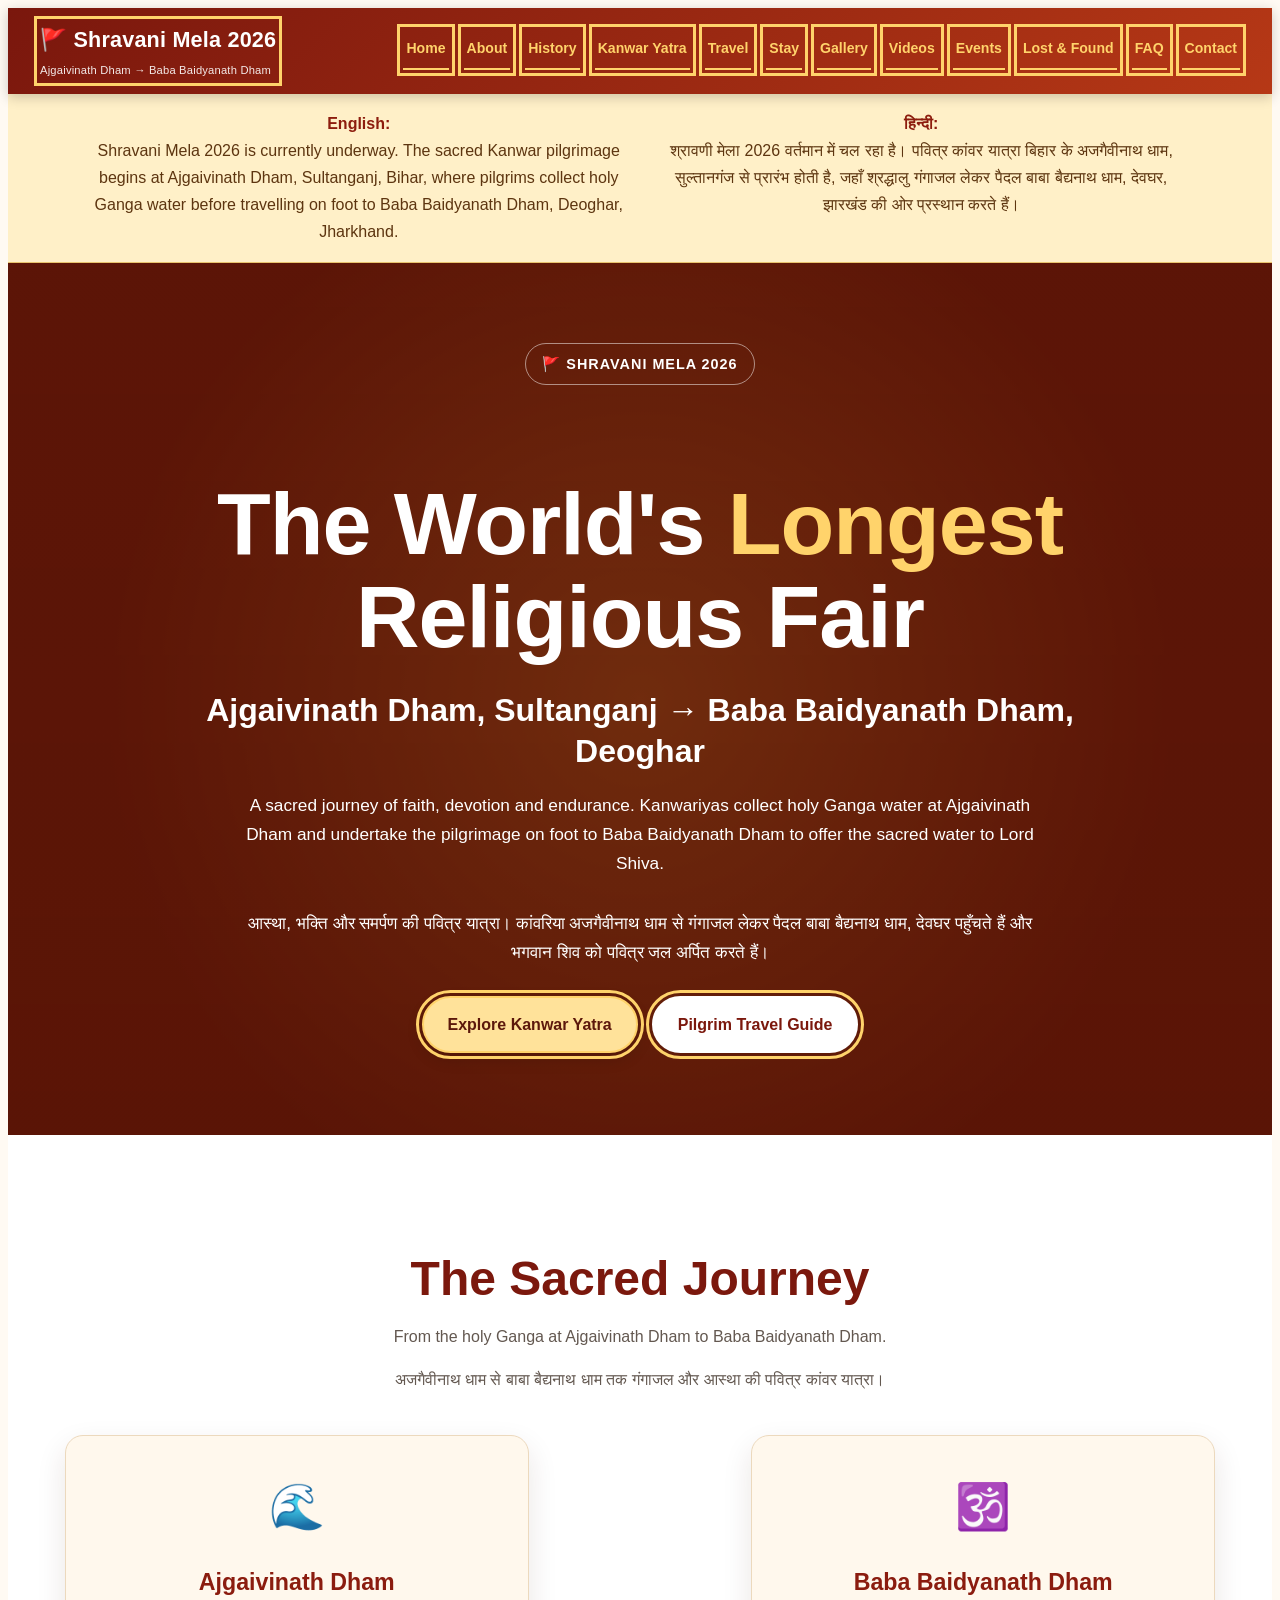
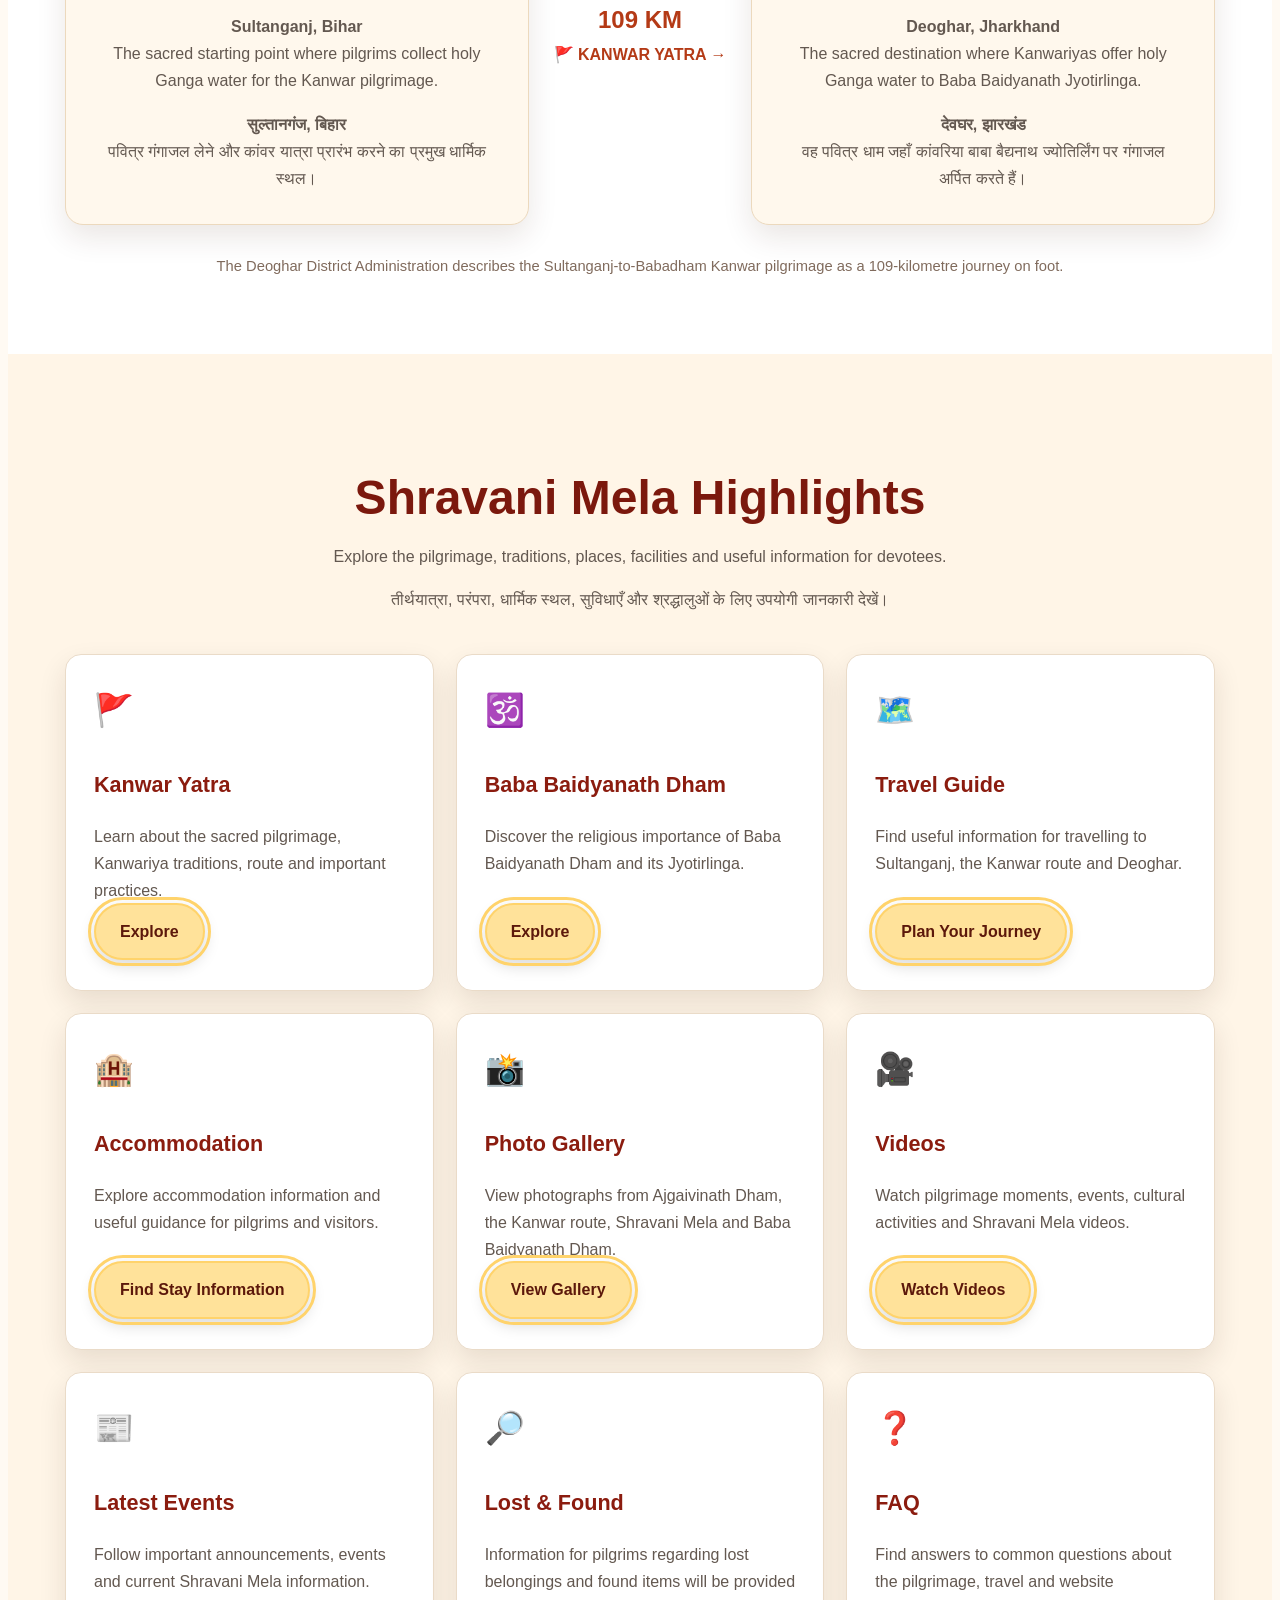
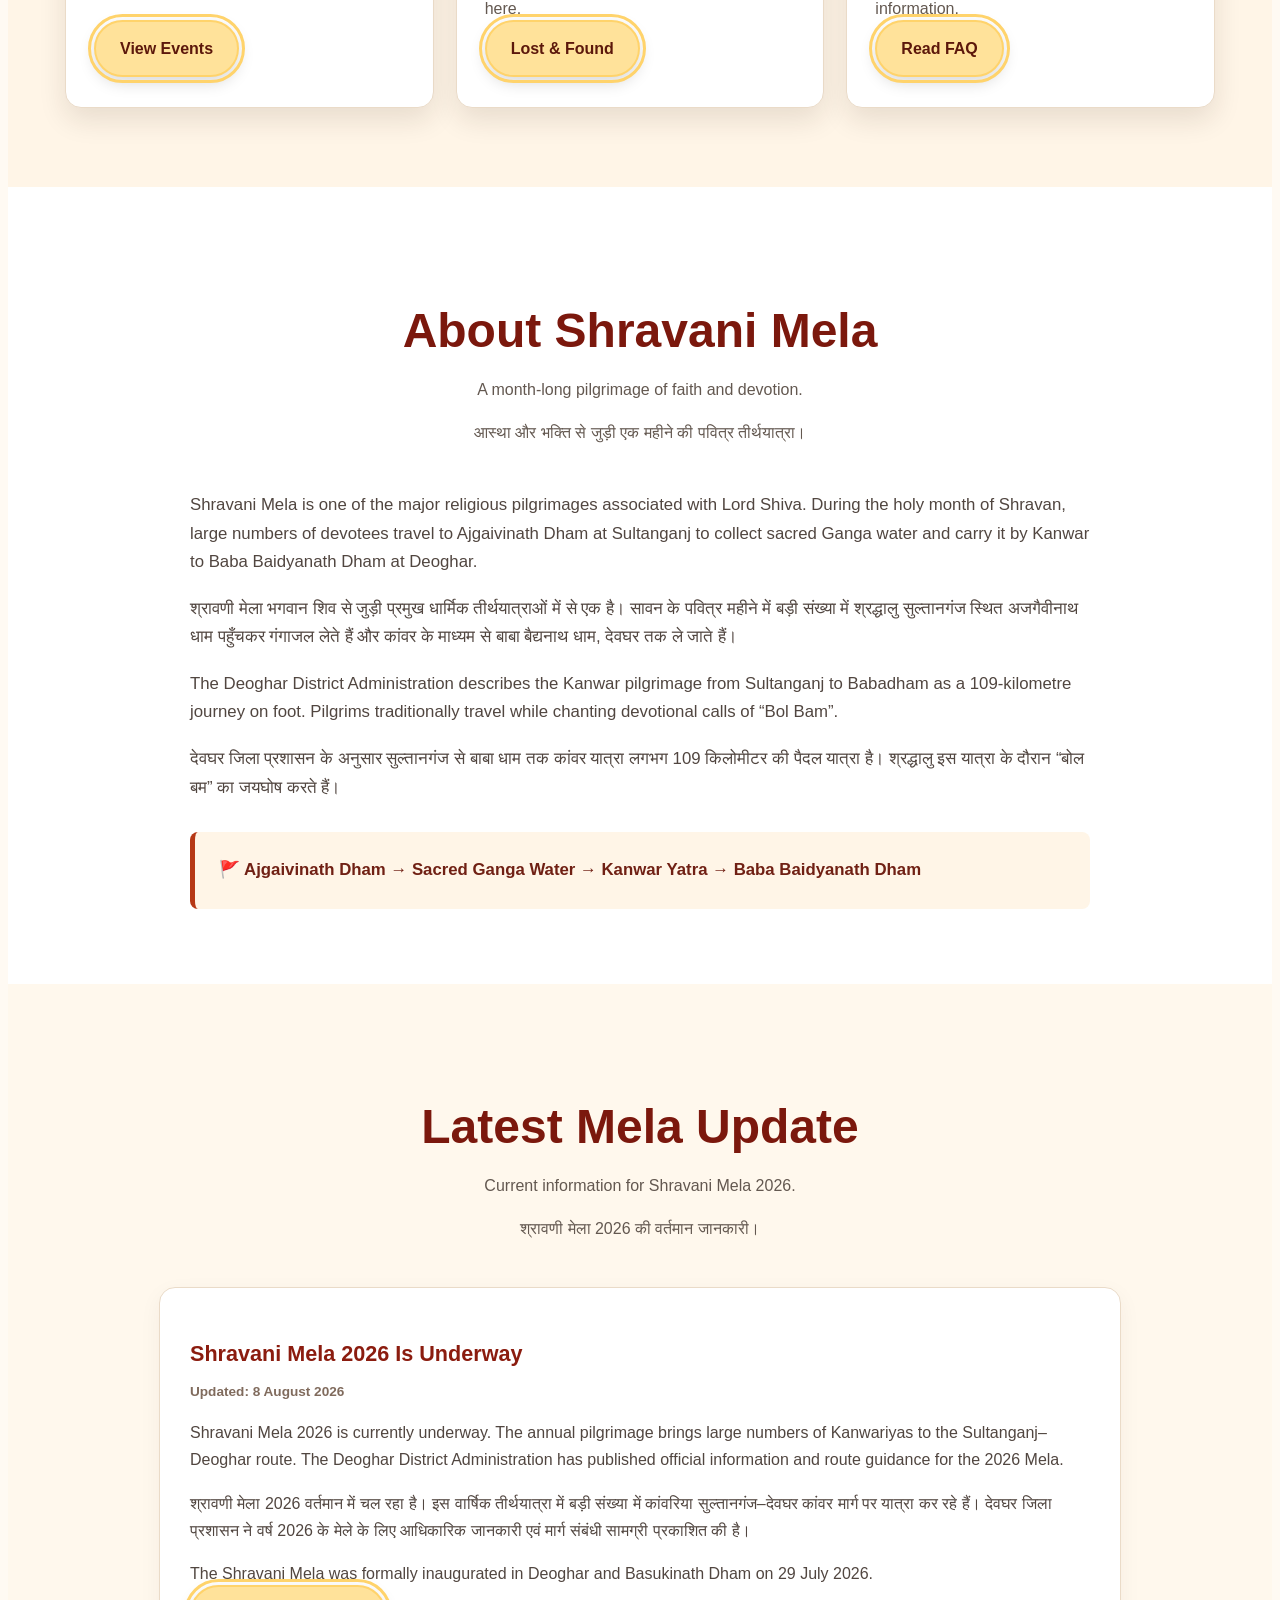
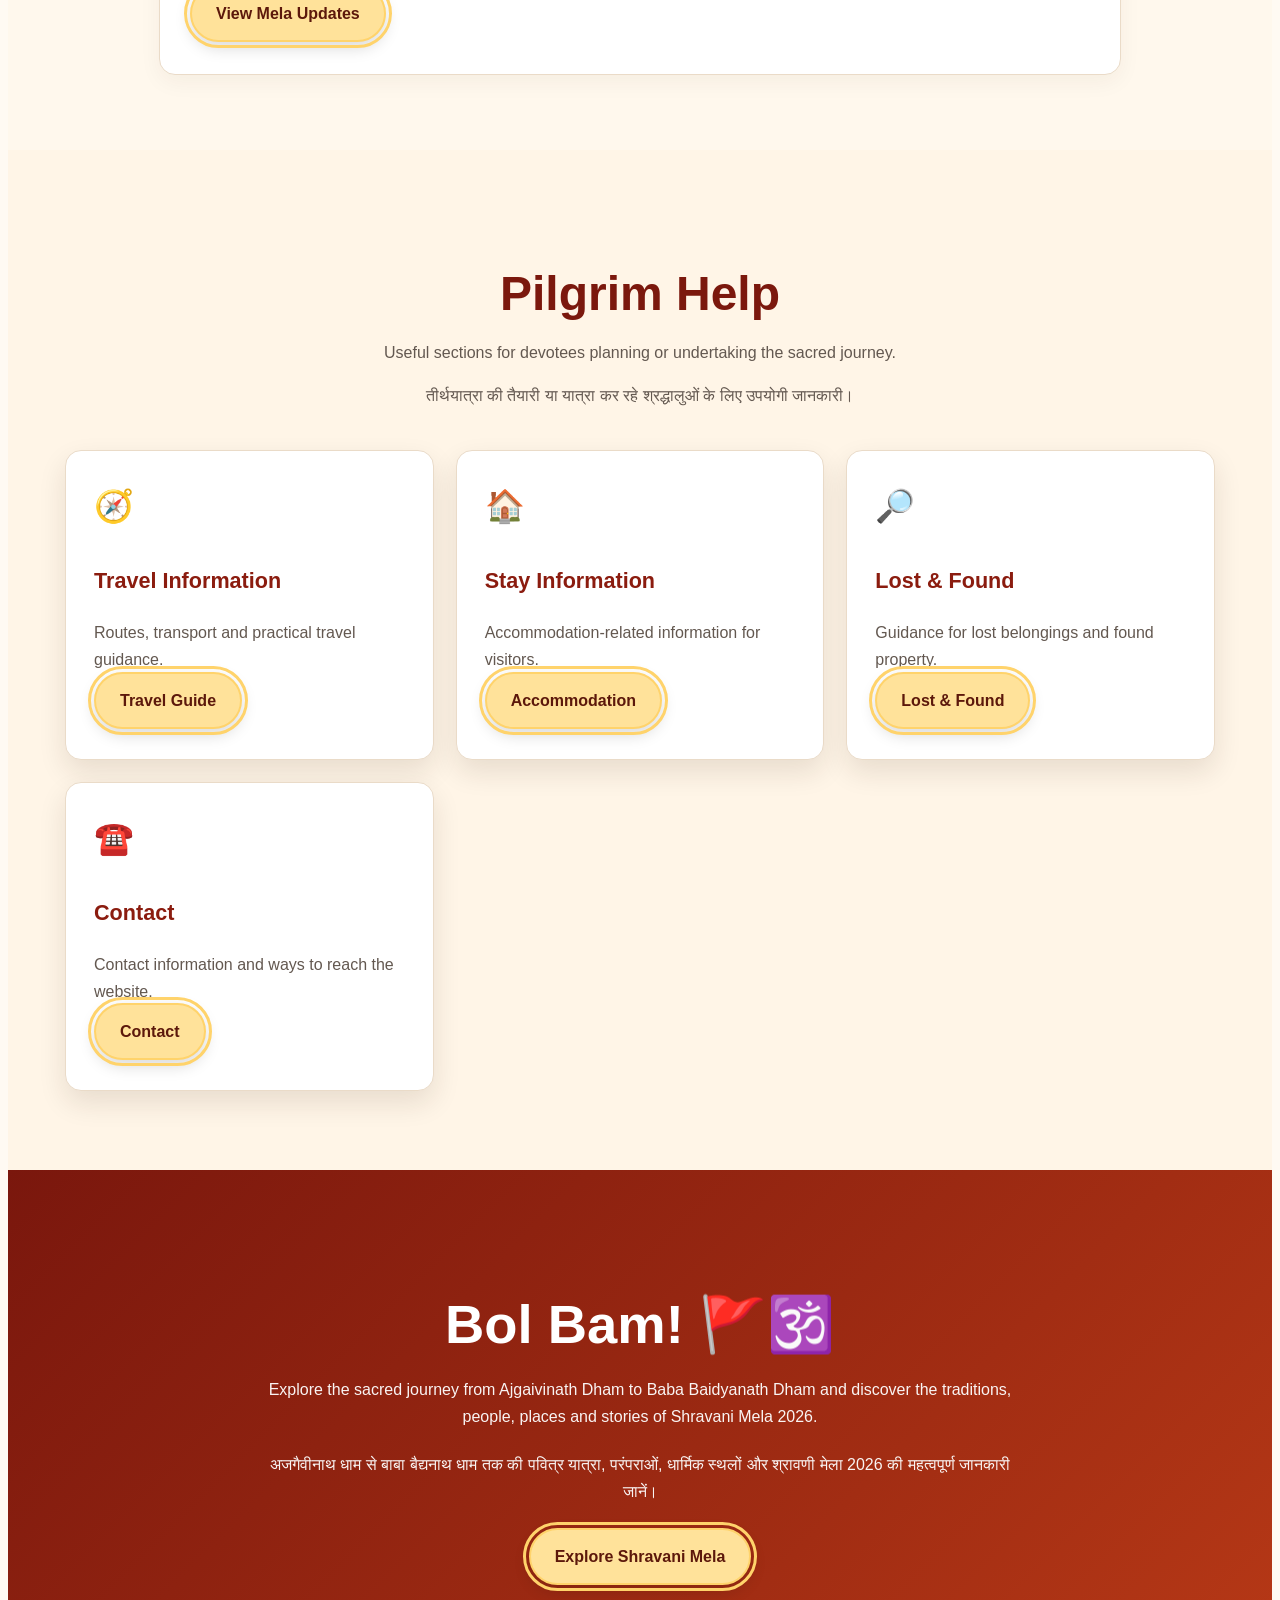
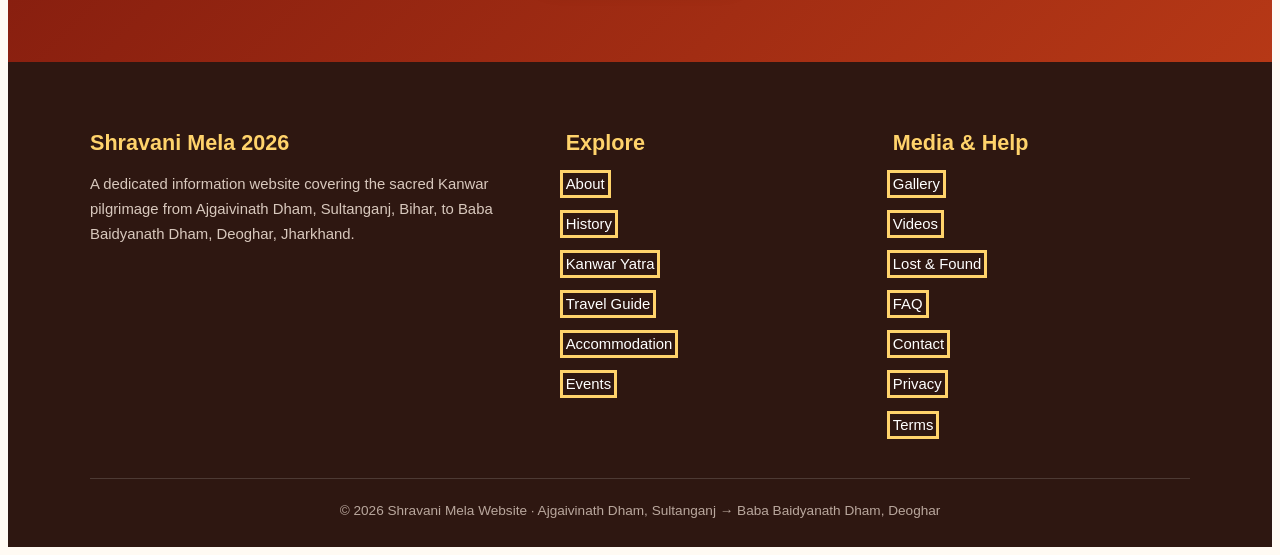
<file: index.html>
<!DOCTYPE html>

<html lang="en"> <head> <meta charset="UTF-8"> <meta name="viewport" content="width=device-width, initial-scale=1.0">

<title>Shravani Mela 2026 | Ajgaivinath Dham to Baba Baidyanath Dham</title>

<meta name="description"
      content="Shravani Mela 2026 information portal covering the sacred Kanwar Yatra from Ajgaivinath Dham, Sultanganj, Bihar, to Baba Baidyanath Dham, Deoghar, Jharkhand. Find pilgrimage information, travel guidance, events, photographs, videos and important updates.">

<meta name="keywords"
      content="Shravani Mela 2026, Shrawani Mela 2026, Ajgaivinath Dham, Sultanganj, Kanwar Yatra, Kanwariya, Baba Baidyanath Dham, Deoghar, Bol Bam, Ganga Jal">

<meta name="author" content="Shravani Mela 2026">

<link rel="canonical" href="https://shravanimela.net/">

<meta property="og:title"
      content="Shravani Mela 2026 | Ajgaivinath Dham to Baba Baidyanath Dham">

<meta property="og:description"
      content="Explore Shravani Mela 2026, the sacred Kanwar pilgrimage from Ajgaivinath Dham, Sultanganj, to Baba Baidyanath Dham, Deoghar.">

<meta property="og:type" content="website">
<meta property="og:url" content="https://shravanimela.net/">
<meta property="og:site_name" content="Shravani Mela 2026">

<link rel="stylesheet" href="style.css">

</head>

<body>

<header> <div class="nav-container">

    <a href="index.html" class="logo" aria-label="Shravani Mela 2026 Home">
        🚩 Shravani Mela 2026
        <span>Ajgaivinath Dham → Baba Baidyanath Dham</span>
    </a>

    <nav aria-label="Main navigation">

        <a href="index.html" aria-current="page">Home</a>
        <a href="about.html">About</a>
        <a href="history.html">History</a>
        <a href="kanwar-yatra.html">Kanwar Yatra</a>
        <a href="travel-guide.html">Travel</a>
        <a href="accommodation.html">Stay</a>
        <a href="gallery.html">Gallery</a>
        <a href="videos.html">Videos</a>
        <a href="events.html">Events</a>
        <a href="lost-found.html">Lost & Found</a>
        <a href="faq.html">FAQ</a>
        <a href="contact.html">Contact</a>

    </nav>

</div>

</header>

<main>

<!-- CURRENT EVENT NOTICE -->

<section class="notice-bar" aria-label="Current Shravani Mela information">

    <div class="notice-inner">

        <p>
            <strong>English:</strong><br>
            Shravani Mela 2026 is currently underway. The sacred Kanwar
            pilgrimage begins at Ajgaivinath Dham, Sultanganj, Bihar,
            where pilgrims collect holy Ganga water before travelling
            on foot to Baba Baidyanath Dham, Deoghar, Jharkhand.
        </p>

        <p>
            <strong>हिन्दी:</strong><br>
            श्रावणी मेला 2026 वर्तमान में चल रहा है। पवित्र कांवर यात्रा
            बिहार के अजगैवीनाथ धाम, सुल्तानगंज से प्रारंभ होती है, जहाँ
            श्रद्धालु गंगाजल लेकर पैदल बाबा बैद्यनाथ धाम, देवघर,
            झारखंड की ओर प्रस्थान करते हैं।
        </p>

    </div>

</section>


<!-- HERO -->

<section class="hero">

    <div class="hero-content">

        <div class="eyebrow">
            🚩 SHRAVANI MELA 2026
        </div>

        <h1>
            The World's <span>Longest</span><br>
            Religious Fair
        </h1>

        <h2>
            Ajgaivinath Dham, Sultanganj → Baba Baidyanath Dham, Deoghar
        </h2>

        <p>
            A sacred journey of faith, devotion and endurance.
            Kanwariyas collect holy Ganga water at Ajgaivinath Dham
            and undertake the pilgrimage on foot to Baba Baidyanath Dham
            to offer the sacred water to Lord Shiva.
        </p>

        <p lang="hi">
            आस्था, भक्ति और समर्पण की पवित्र यात्रा।
            कांवरिया अजगैवीनाथ धाम से गंगाजल लेकर पैदल
            बाबा बैद्यनाथ धाम, देवघर पहुँचते हैं और भगवान शिव को
            पवित्र जल अर्पित करते हैं।
        </p>

        <div class="hero-buttons">

            <a href="kanwar-yatra.html" class="btn btn-primary">
                Explore Kanwar Yatra
            </a>

            <a href="travel-guide.html" class="btn btn-secondary">
                Pilgrim Travel Guide
            </a>

        </div>

    </div>

</section>


<!-- SACRED JOURNEY -->

<section class="journey">

    <div class="container">

        <div class="section-heading">

            <h2>The Sacred Journey</h2>

            <p>
                From the holy Ganga at Ajgaivinath Dham to
                Baba Baidyanath Dham.
            </p>

            <p lang="hi">
                अजगैवीनाथ धाम से बाबा बैद्यनाथ धाम तक
                गंगाजल और आस्था की पवित्र कांवर यात्रा।
            </p>

        </div>


        <div class="journey-grid">

            <article class="journey-card">

                <div class="symbol">🌊</div>

                <h3>Ajgaivinath Dham</h3>

                <p>
                    <strong>Sultanganj, Bihar</strong><br>
                    The sacred starting point where pilgrims collect
                    holy Ganga water for the Kanwar pilgrimage.
                </p>

                <p lang="hi">
                    <strong>सुल्तानगंज, बिहार</strong><br>
                    पवित्र गंगाजल लेने और कांवर यात्रा प्रारंभ करने
                    का प्रमुख धार्मिक स्थल।
                </p>

            </article>


            <div class="journey-arrow" aria-label="Kanwar Yatra route">

                <span class="distance">109 KM</span>
                <span>🚩 KANWAR YATRA →</span>

            </div>


            <article class="journey-card">

                <div class="symbol">🕉️</div>

                <h3>Baba Baidyanath Dham</h3>

                <p>
                    <strong>Deoghar, Jharkhand</strong><br>
                    The sacred destination where Kanwariyas offer
                    holy Ganga water to Baba Baidyanath Jyotirlinga.
                </p>

                <p lang="hi">
                    <strong>देवघर, झारखंड</strong><br>
                    वह पवित्र धाम जहाँ कांवरिया बाबा बैद्यनाथ
                    ज्योतिर्लिंग पर गंगाजल अर्पित करते हैं।
                </p>

            </article>

        </div>

        <p class="route-note">
            The Deoghar District Administration describes the
            Sultanganj-to-Babadham Kanwar pilgrimage as a
            109-kilometre journey on foot.
        </p>

    </div>

</section>


<!-- HIGHLIGHTS -->

<section class="highlights">

    <div class="container">

        <div class="section-heading">

            <h2>Shravani Mela Highlights</h2>

            <p>
                Explore the pilgrimage, traditions, places, facilities
                and useful information for devotees.
            </p>

            <p lang="hi">
                तीर्थयात्रा, परंपरा, धार्मिक स्थल, सुविधाएँ और
                श्रद्धालुओं के लिए उपयोगी जानकारी देखें।
            </p>

        </div>


        <div class="cards">

            <article class="card">

                <div class="icon">🚩</div>

                <h3>Kanwar Yatra</h3>

                <p>
                    Learn about the sacred pilgrimage, Kanwariya traditions,
                    route and important practices.
                </p>

                <a href="kanwar-yatra.html" class="btn btn-primary">
                    Explore
                </a>

            </article>


            <article class="card">

                <div class="icon">🕉️</div>

                <h3>Baba Baidyanath Dham</h3>

                <p>
                    Discover the religious importance of Baba Baidyanath
                    Dham and its Jyotirlinga.
                </p>

                <a href="about.html" class="btn btn-primary">
                    Explore
                </a>

            </article>


            <article class="card">

                <div class="icon">🗺️</div>

                <h3>Travel Guide</h3>

                <p>
                    Find useful information for travelling to Sultanganj,
                    the Kanwar route and Deoghar.
                </p>

                <a href="travel-guide.html" class="btn btn-primary">
                    Plan Your Journey
                </a>

            </article>


            <article class="card">

                <div class="icon">🏨</div>

                <h3>Accommodation</h3>

                <p>
                    Explore accommodation information and useful guidance
                    for pilgrims and visitors.
                </p>

                <a href="accommodation.html" class="btn btn-primary">
                    Find Stay Information
                </a>

            </article>


            <article class="card">

                <div class="icon">📸</div>

                <h3>Photo Gallery</h3>

                <p>
                    View photographs from Ajgaivinath Dham, the Kanwar route,
                    Shravani Mela and Baba Baidyanath Dham.
                </p>

                <a href="gallery.html" class="btn btn-primary">
                    View Gallery
                </a>

            </article>


            <article class="card">

                <div class="icon">🎥</div>

                <h3>Videos</h3>

                <p>
                    Watch pilgrimage moments, events, cultural activities
                    and Shravani Mela videos.
                </p>

                <a href="videos.html" class="btn btn-primary">
                    Watch Videos
                </a>

            </article>


            <article class="card">

                <div class="icon">📰</div>

                <h3>Latest Events</h3>

                <p>
                    Follow important announcements, events and
                    current Shravani Mela information.
                </p>

                <a href="events.html" class="btn btn-primary">
                    View Events
                </a>

            </article>


            <article class="card">

                <div class="icon">🔎</div>

                <h3>Lost & Found</h3>

                <p>
                    Information for pilgrims regarding lost belongings
                    and found items will be provided here.
                </p>

                <a href="lost-found.html" class="btn btn-primary">
                    Lost & Found
                </a>

            </article>


            <article class="card">

                <div class="icon">❓</div>

                <h3>FAQ</h3>

                <p>
                    Find answers to common questions about the pilgrimage,
                    travel and website information.
                </p>

                <a href="faq.html" class="btn btn-primary">
                    Read FAQ
                </a>

            </article>

        </div>

    </div>

</section>


<!-- ABOUT -->

<section class="about">

    <div class="container">

        <div class="section-heading">

            <h2>About Shravani Mela</h2>

            <p>
                A month-long pilgrimage of faith and devotion.
            </p>

            <p lang="hi">
                आस्था और भक्ति से जुड़ी एक महीने की पवित्र तीर्थयात्रा।
            </p>

        </div>


        <div class="about-content">

            <p>
                Shravani Mela is one of the major religious pilgrimages
                associated with Lord Shiva. During the holy month of
                Shravan, large numbers of devotees travel to
                Ajgaivinath Dham at Sultanganj to collect sacred Ganga
                water and carry it by Kanwar to Baba Baidyanath Dham
                at Deoghar.
            </p>

            <p lang="hi">
                श्रावणी मेला भगवान शिव से जुड़ी प्रमुख धार्मिक
                तीर्थयात्राओं में से एक है। सावन के पवित्र महीने में
                बड़ी संख्या में श्रद्धालु सुल्तानगंज स्थित
                अजगैवीनाथ धाम पहुँचकर गंगाजल लेते हैं और कांवर के
                माध्यम से बाबा बैद्यनाथ धाम, देवघर तक ले जाते हैं।
            </p>

            <p>
                The Deoghar District Administration describes the
                Kanwar pilgrimage from Sultanganj to Babadham as a
                109-kilometre journey on foot. Pilgrims traditionally
                travel while chanting devotional calls of “Bol Bam”.
            </p>

            <p lang="hi">
                देवघर जिला प्रशासन के अनुसार सुल्तानगंज से बाबा धाम
                तक कांवर यात्रा लगभग 109 किलोमीटर की पैदल यात्रा है।
                श्रद्धालु इस यात्रा के दौरान “बोल बम” का जयघोष करते हैं।
            </p>

            <div class="quote">
                🚩 Ajgaivinath Dham → Sacred Ganga Water →
                Kanwar Yatra → Baba Baidyanath Dham
            </div>

        </div>

    </div>

</section>


<!-- CURRENT 2026 UPDATE -->

<section class="updates">

    <div class="container">

        <div class="section-heading">

            <h2>Latest Mela Update</h2>

            <p>
                Current information for Shravani Mela 2026.
            </p>

            <p lang="hi">
                श्रावणी मेला 2026 की वर्तमान जानकारी।
            </p>

        </div>


        <article class="update-box">

            <h3>
                Shravani Mela 2026 Is Underway
            </h3>

            <div class="update-date">
                Updated: 8 August 2026
            </div>

            <p>
                Shravani Mela 2026 is currently underway. The annual
                pilgrimage brings large numbers of Kanwariyas to the
                Sultanganj–Deoghar route. The Deoghar District
                Administration has published official information
                and route guidance for the 2026 Mela.
            </p>

            <p lang="hi">
                श्रावणी मेला 2026 वर्तमान में चल रहा है। इस वार्षिक
                तीर्थयात्रा में बड़ी संख्या में कांवरिया
                सुल्तानगंज–देवघर कांवर मार्ग पर यात्रा कर रहे हैं।
                देवघर जिला प्रशासन ने वर्ष 2026 के मेले के लिए
                आधिकारिक जानकारी एवं मार्ग संबंधी सामग्री प्रकाशित की है।
            </p>

            <p>
                The Shravani Mela was formally inaugurated in
                Deoghar and Basukinath Dham on 29 July 2026.
            </p>

            <a href="events.html" class="btn btn-primary">
                View Mela Updates
            </a>

        </article>

    </div>

</section>


<!-- PILGRIM HELP -->

<section class="pilgrim-help">

    <div class="container">

        <div class="section-heading">

            <h2>Pilgrim Help</h2>

            <p>
                Useful sections for devotees planning or undertaking
                the sacred journey.
            </p>

            <p lang="hi">
                तीर्थयात्रा की तैयारी या यात्रा कर रहे श्रद्धालुओं के
                लिए उपयोगी जानकारी।
            </p>

        </div>


        <div class="cards">

            <article class="card">

                <div class="icon">🧭</div>

                <h3>Travel Information</h3>

                <p>
                    Routes, transport and practical travel guidance.
                </p>

                <a href="travel-guide.html" class="btn btn-primary">
                    Travel Guide
                </a>

            </article>


            <article class="card">

                <div class="icon">🏠</div>

                <h3>Stay Information</h3>

                <p>
                    Accommodation-related information for visitors.
                </p>

                <a href="accommodation.html" class="btn btn-primary">
                    Accommodation
                </a>

            </article>


            <article class="card">

                <div class="icon">🔎</div>

                <h3>Lost & Found</h3>

                <p>
                    Guidance for lost belongings and found property.
                </p>

                <a href="lost-found.html" class="btn btn-primary">
                    Lost & Found
                </a>

            </article>


            <article class="card">

                <div class="icon">☎️</div>

                <h3>Contact</h3>

                <p>
                    Contact information and ways to reach the website.
                </p>

                <a href="contact.html" class="btn btn-primary">
                    Contact
                </a>

            </article>

        </div>

    </div>

</section>


<!-- CALL TO ACTION -->

<section class="cta">

    <div class="container">

        <h2>Bol Bam! 🚩🕉️</h2>

        <p>
            Explore the sacred journey from Ajgaivinath Dham to
            Baba Baidyanath Dham and discover the traditions,
            people, places and stories of Shravani Mela 2026.
        </p>

        <p lang="hi">
            अजगैवीनाथ धाम से बाबा बैद्यनाथ धाम तक की पवित्र यात्रा,
            परंपराओं, धार्मिक स्थलों और श्रावणी मेला 2026 की
            महत्वपूर्ण जानकारी जानें।
        </p>

        <a href="about.html" class="btn btn-primary">
            Explore Shravani Mela
        </a>

    </div>

</section>

</main>

<!-- FOOTER -->

<footer>

<div class="footer-grid">

    <div>

        <h3>Shravani Mela 2026</h3>

        <p>
            A dedicated information website covering the sacred
            Kanwar pilgrimage from Ajgaivinath Dham, Sultanganj,
            Bihar, to Baba Baidyanath Dham, Deoghar, Jharkhand.
        </p>

    </div>


    <div>

        <h3>Explore</h3>

        <p><a href="about.html">About</a></p>
        <p><a href="history.html">History</a></p>
        <p><a href="kanwar-yatra.html">Kanwar Yatra</a></p>
        <p><a href="travel-guide.html">Travel Guide</a></p>
        <p><a href="accommodation.html">Accommodation</a></p>
        <p><a href="events.html">Events</a></p>

    </div>


    <div>

        <h3>Media & Help</h3>

        <p><a href="gallery.html">Gallery</a></p>
        <p><a href="videos.html">Videos</a></p>
        <p><a href="lost-found.html">Lost & Found</a></p>
        <p><a href="faq.html">FAQ</a></p>
        <p><a href="contact.html">Contact</a></p>
        <p><a href="privacy.html">Privacy</a></p>
        <p><a href="terms.html">Terms</a></p>

    </div>

</div>


<div class="copyright">

    © 2026 Shravani Mela Website ·
    Ajgaivinath Dham, Sultanganj →
    Baba Baidyanath Dham, Deoghar

</div>

</footer>

<script src="script.js" defer></script>

</body> </html>
</file>
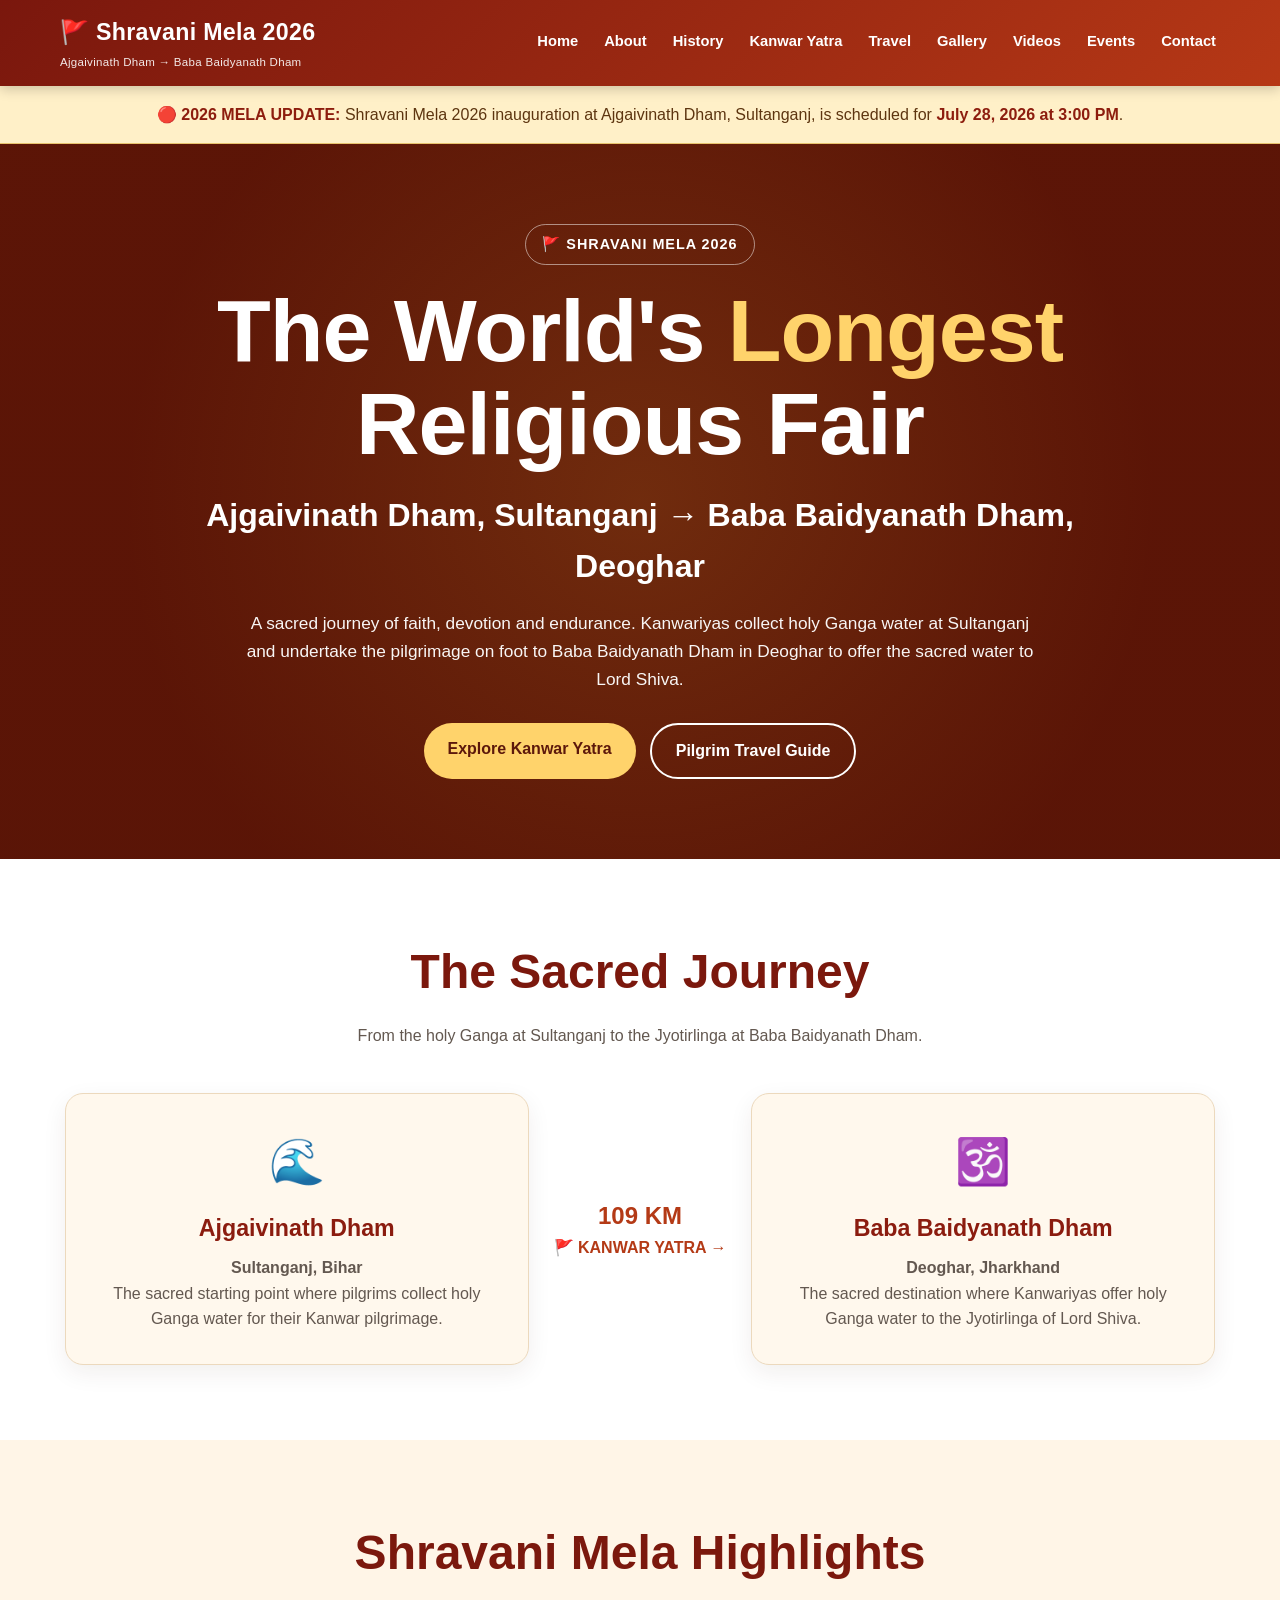
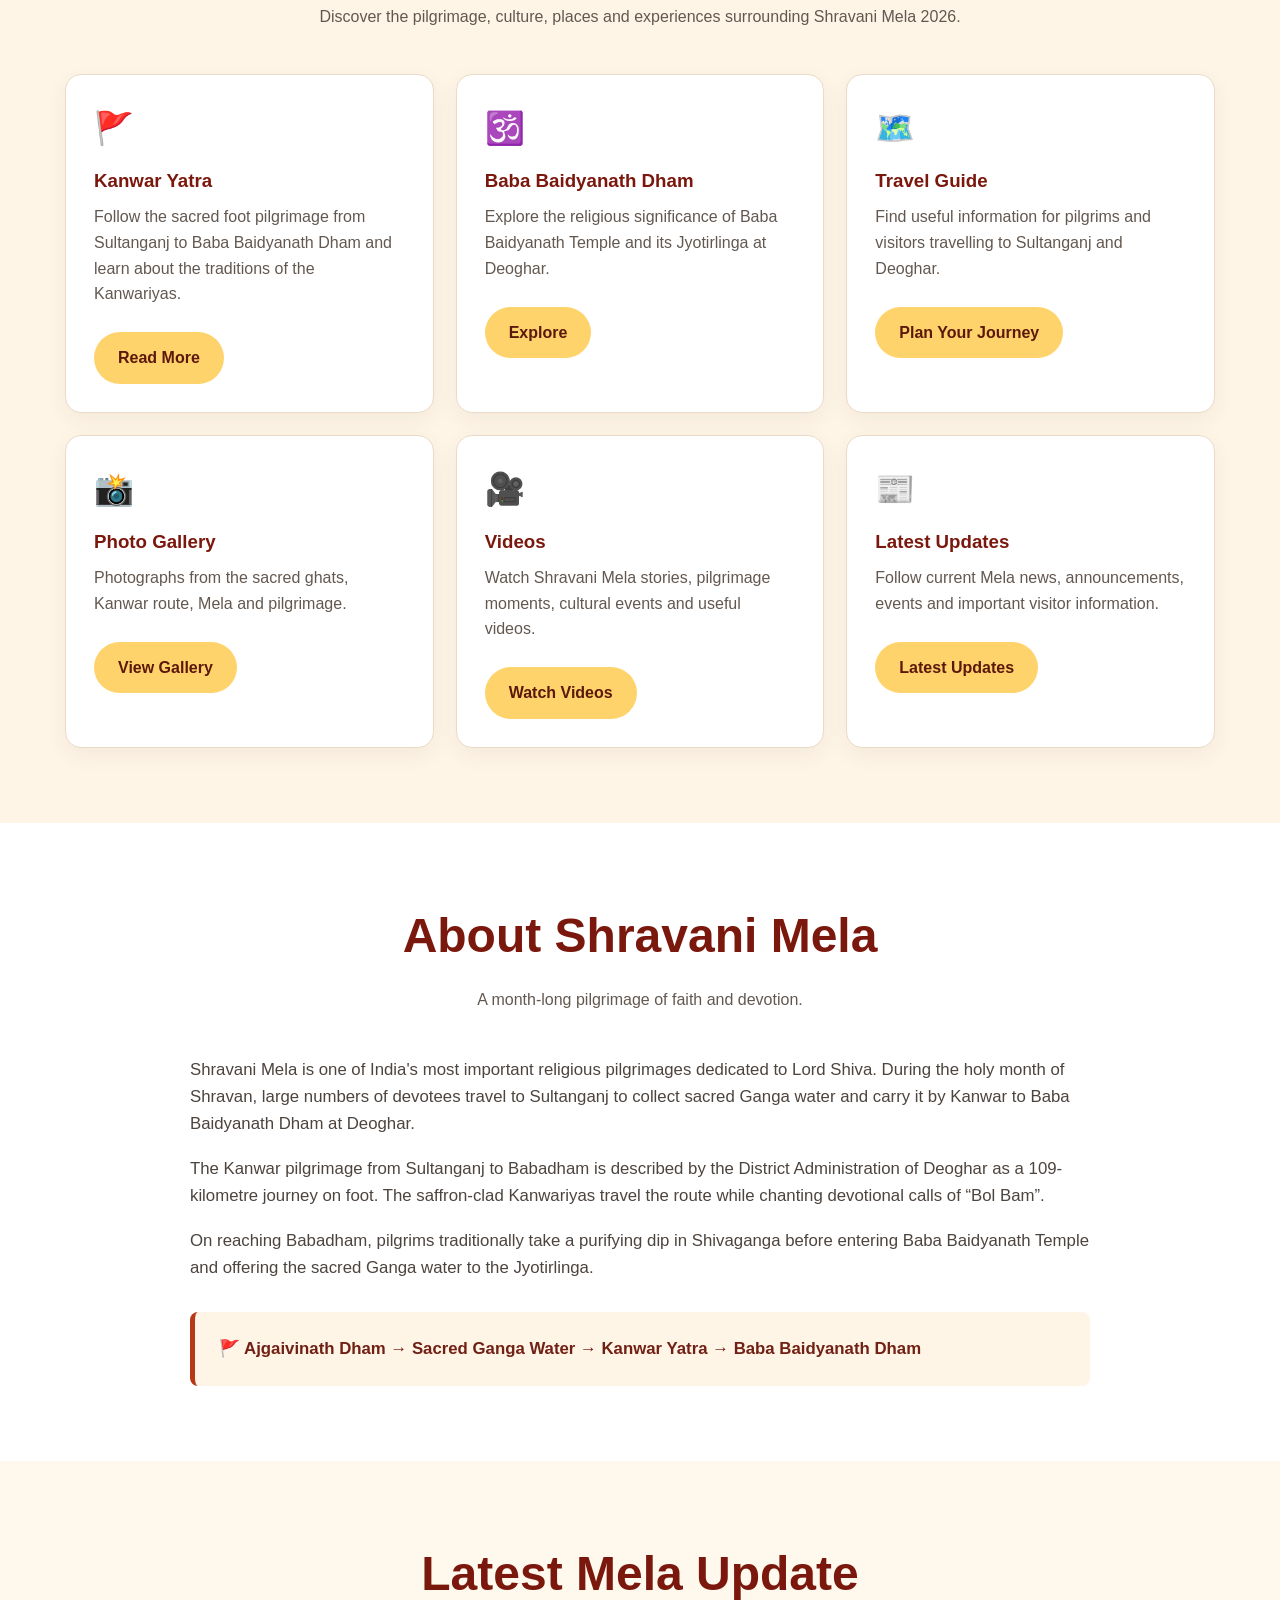
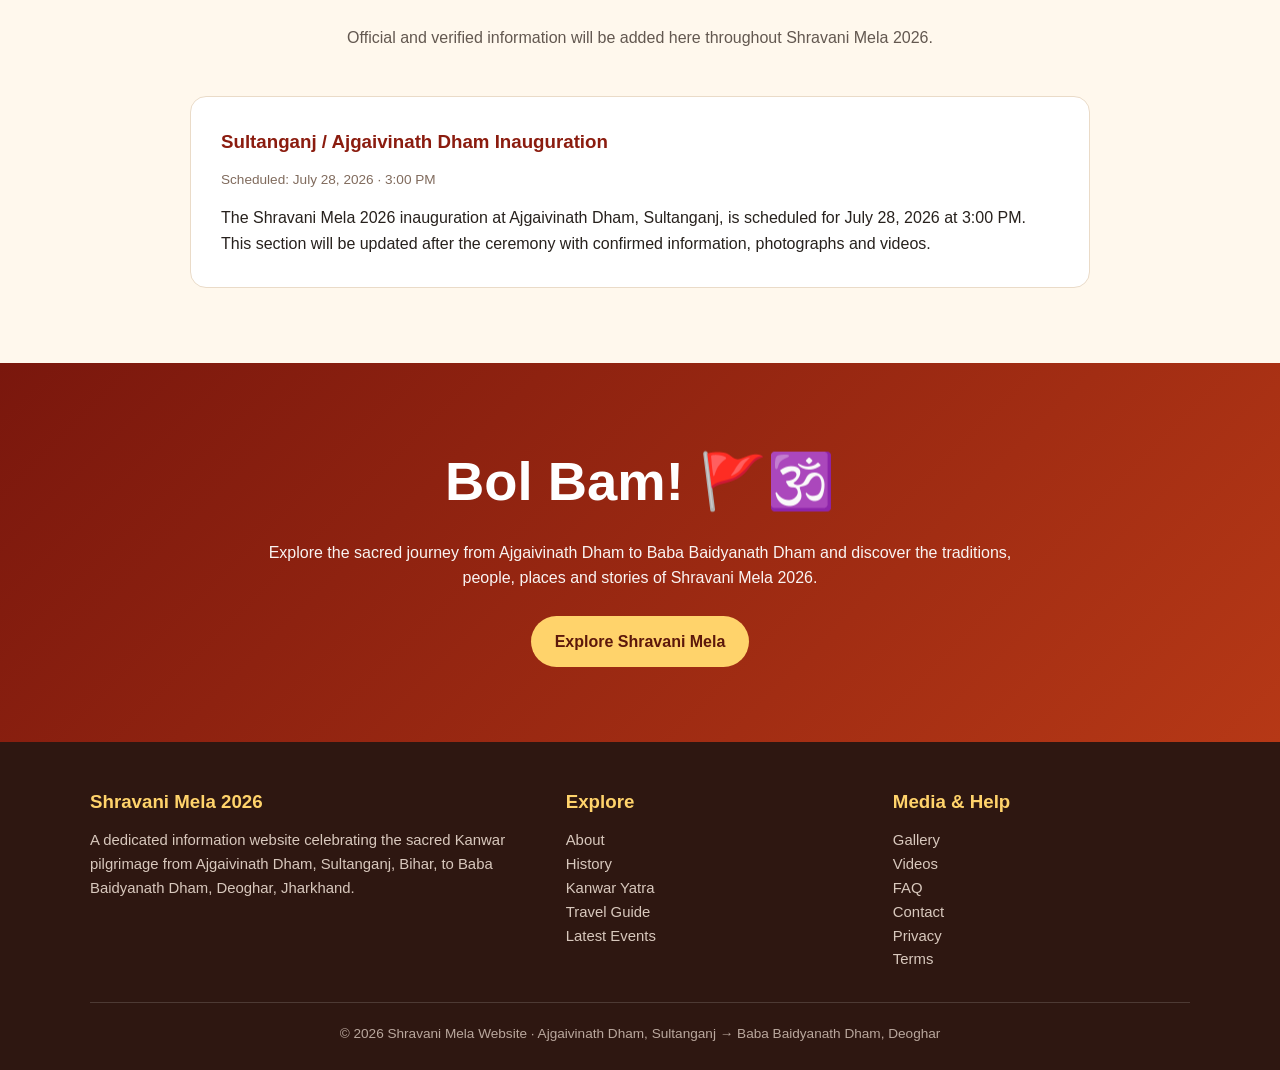
<file: about.html>
<!DOCTYPE html>
<html lang="en">
<head>
    <meta charset="UTF-8">

    <meta name="viewport" content="width=device-width, initial-scale=1.0">

    <title>Shravani Mela 2026 | Ajgaivinath Dham to Baba Baidyanath Dham</title>

    <meta name="description" content="Shravani Mela 2026 — the world's longest religious fair, featuring the sacred Kanwar pilgrimage from Ajgaivinath Dham, Sultanganj, to Baba Baidyanath Dham, Deoghar.">

    <meta name="keywords" content="Shravani Mela 2026, Shrawani Mela, Sultanganj, Ajgaivinath Dham, Kanwar Yatra, Kanwariya, Baba Baidyanath Dham, Deoghar, Babadham, Ganga Jal, Bol Bam">

    <meta name="author" content="Shravani Mela 2026">

    <meta property="og:title" content="Shravani Mela 2026 | Sultanganj to Deoghar">
    <meta property="og:description" content="The sacred Kanwar pilgrimage from Ajgaivinath Dham, Sultanganj, to Baba Baidyanath Dham, Deoghar.">
    <meta property="og:type" content="website">

    <style>
        * {
            margin: 0;
            padding: 0;
            box-sizing: border-box;
        }

        html {
            scroll-behavior: smooth;
        }

        body {
            font-family: Arial, Helvetica, sans-serif;
            line-height: 1.6;
            color: #27211d;
            background: #fffaf3;
        }

        a {
            color: inherit;
            text-decoration: none;
        }

        img {
            max-width: 100%;
            display: block;
        }

        /* HEADER */

        header {
            background: linear-gradient(135deg, #7a170d, #b63816);
            color: white;
            position: sticky;
            top: 0;
            z-index: 1000;
            box-shadow: 0 3px 12px rgba(0,0,0,0.2);
        }

        .nav-container {
            max-width: 1200px;
            margin: auto;
            padding: 14px 20px;
            display: flex;
            align-items: center;
            justify-content: space-between;
            gap: 20px;
        }

        .logo {
            font-size: 1.45rem;
            font-weight: 800;
            letter-spacing: .3px;
            white-space: nowrap;
        }

        .logo span {
            display: block;
            font-size: .72rem;
            font-weight: 500;
            opacity: .9;
            margin-top: 2px;
        }

        nav {
            display: flex;
            gap: 18px;
            flex-wrap: wrap;
            justify-content: flex-end;
        }

        nav a {
            font-size: .92rem;
            font-weight: 600;
            padding: 7px 4px;
            border-bottom: 2px solid transparent;
        }

        nav a:hover {
            border-bottom-color: #ffd36b;
        }

        /* HERO */

        .hero {
            min-height: 650px;
            display: flex;
            align-items: center;
            justify-content: center;
            text-align: center;
            padding: 80px 20px;
            color: white;
            background:
                linear-gradient(rgba(83, 20, 5, .78), rgba(83, 20, 5, .82)),
                radial-gradient(circle at center, #e58a30, #7b180d 70%);
        }

        .hero-content {
            max-width: 950px;
        }

        .eyebrow {
            display: inline-block;
            padding: 8px 16px;
            border: 1px solid rgba(255,255,255,.5);
            border-radius: 30px;
            font-size: .9rem;
            font-weight: 700;
            letter-spacing: 1px;
            margin-bottom: 20px;
        }

        .hero h1 {
            font-size: clamp(2.7rem, 7vw, 5.5rem);
            line-height: 1.05;
            margin-bottom: 20px;
            letter-spacing: -1px;
        }

        .hero h1 span {
            color: #ffd36b;
        }

        .hero h2 {
            font-size: clamp(1.25rem, 3vw, 2rem);
            margin-bottom: 18px;
            font-weight: 600;
        }

        .hero p {
            max-width: 800px;
            margin: 0 auto 30px;
            font-size: 1.08rem;
            opacity: .96;
        }

        .hero-buttons {
            display: flex;
            justify-content: center;
            flex-wrap: wrap;
            gap: 14px;
        }

        .btn {
            display: inline-block;
            padding: 13px 24px;
            border-radius: 30px;
            font-weight: 700;
            transition: .25s;
        }

        .btn-primary {
            background: #ffd36b;
            color: #5c180b;
        }

        .btn-secondary {
            border: 2px solid white;
            color: white;
        }

        .btn:hover {
            transform: translateY(-2px);
        }

        /* NOTICE */

        .notice-bar {
            background: #fff0c8;
            border-bottom: 1px solid #e8c36d;
            color: #5d3510;
            padding: 16px 20px;
        }

        .notice-inner {
            max-width: 1100px;
            margin: auto;
            text-align: center;
        }

        .notice-inner strong {
            color: #8d1d0e;
        }

        /* SECTIONS */

        section {
            padding: 75px 20px;
        }

        .container {
            max-width: 1150px;
            margin: auto;
        }

        .section-heading {
            text-align: center;
            max-width: 800px;
            margin: 0 auto 45px;
        }

        .section-heading h2 {
            font-size: clamp(2rem, 4vw, 3rem);
            color: #7b180d;
            margin-bottom: 12px;
        }

        .section-heading p {
            color: #635850;
        }

        /* JOURNEY */

        .journey {
            background: white;
        }

        .journey-grid {
            display: grid;
            grid-template-columns: 1fr auto 1fr;
            align-items: center;
            gap: 25px;
        }

        .journey-card {
            padding: 32px;
            border-radius: 18px;
            background: #fff8ed;
            border: 1px solid #ecd9bd;
            text-align: center;
            box-shadow: 0 8px 25px rgba(60, 30, 10, .07);
        }

        .journey-card .symbol {
            font-size: 2.8rem;
            margin-bottom: 12px;
        }

        .journey-card h3 {
            color: #8b1c0f;
            font-size: 1.45rem;
            margin-bottom: 8px;
        }

        .journey-card p {
            color: #635850;
        }

        .journey-arrow {
            text-align: center;
            color: #b43a16;
            font-weight: 800;
        }

        .journey-arrow .distance {
            font-size: 1.5rem;
            display: block;
        }

        /* HIGHLIGHTS */

        .highlights {
            background: #fff5e7;
        }

        .cards {
            display: grid;
            grid-template-columns: repeat(3, 1fr);
            gap: 22px;
        }

        .card {
            background: white;
            border: 1px solid #eadbc8;
            border-radius: 16px;
            padding: 28px;
            box-shadow: 0 7px 22px rgba(50, 30, 10, .06);
        }

        .card .icon {
            font-size: 2rem;
            margin-bottom: 12px;
        }

        .card h3 {
            color: #7b180d;
            margin-bottom: 8px;
        }

        .card p {
            color: #635850;
        }

        /* ABOUT */

        .about {
            background: white;
        }

        .about-content {
            max-width: 900px;
            margin: auto;
            font-size: 1.05rem;
            color: #4d443e;
        }

        .about-content p {
            margin-bottom: 18px;
        }

        .quote {
            margin-top: 30px;
            padding: 24px;
            border-left: 5px solid #b63816;
            background: #fff5e7;
            border-radius: 8px;
            font-weight: 700;
            color: #702014;
        }

        /* UPDATES */

        .updates {
            background: #fff8ed;
        }

        .update-box {
            max-width: 900px;
            margin: auto;
            background: white;
            padding: 30px;
            border-radius: 16px;
            border: 1px solid #eadbc8;
        }

        .update-box h3 {
            color: #8b1c0f;
            margin-bottom: 12px;
        }

        .update-date {
            font-size: .85rem;
            color: #806b5d;
            margin-bottom: 15px;
        }

        /* CTA */

        .cta {
            background: linear-gradient(135deg, #7a170d, #b63816);
            color: white;
            text-align: center;
        }

        .cta h2 {
            font-size: clamp(2rem, 5vw, 3.4rem);
            margin-bottom: 15px;
        }

        .cta p {
            max-width: 750px;
            margin: 0 auto 25px;
            opacity: .95;
        }

        /* FOOTER */

        footer {
            background: #2e1711;
            color: #f4e9df;
            padding: 45px 20px 25px;
        }

        .footer-grid {
            max-width: 1100px;
            margin: auto;
            display: grid;
            grid-template-columns: 1.5fr 1fr 1fr;
            gap: 30px;
        }

        footer h3 {
            margin-bottom: 12px;
            color: #ffd36b;
        }

        footer p,
        footer a {
            color: #d8c8bd;
            font-size: .93rem;
        }

        footer a:hover {
            color: white;
        }

        .copyright {
            max-width: 1100px;
            margin: 30px auto 0;
            padding-top: 20px;
            border-top: 1px solid rgba(255,255,255,.15);
            text-align: center;
            font-size: .85rem;
            color: #b9a79d;
        }

        /* MOBILE */

        @media (max-width: 800px) {

            .nav-container {
                flex-direction: column;
            }

            nav {
                justify-content: center;
                gap: 10px 15px;
            }

            .hero {
                min-height: 580px;
                padding: 60px 18px;
            }

            .journey-grid {
                grid-template-columns: 1fr;
            }

            .journey-arrow {
                transform: rotate(90deg);
                margin: -5px 0;
            }

            .cards {
                grid-template-columns: 1fr;
            }

            .footer-grid {
                grid-template-columns: 1fr;
                text-align: center;
            }
        }

        @media (max-width: 480px) {

            nav a {
                font-size: .82rem;
            }

            .hero h1 {
                font-size: 2.7rem;
            }

            .hero h2 {
                font-size: 1.25rem;
            }

            section {
                padding: 55px 16px;
            }

            .journey-card {
                padding: 24px;
            }
        }
    </style>
</head>

<body>

<header>
    <div class="nav-container">

        <a href="index.html" class="logo">
            🚩 Shravani Mela 2026
            <span>Ajgaivinath Dham → Baba Baidyanath Dham</span>
        </a>

        <nav>
            <a href="index.html">Home</a>
            <a href="about.html">About</a>
            <a href="history.html">History</a>
            <a href="kanwar-yatra.html">Kanwar Yatra</a>
            <a href="travel-guide.html">Travel</a>
            <a href="gallery.html">Gallery</a>
            <a href="videos.html">Videos</a>
            <a href="events.html">Events</a>
            <a href="contact.html">Contact</a>
        </nav>

    </div>
</header>

<main>

    <!-- IMPORTANT LIVE EVENT NOTICE -->

    <div class="notice-bar">
        <div class="notice-inner">
            <strong>🔴 2026 MELA UPDATE:</strong>
            Shravani Mela 2026 inauguration at Ajgaivinath Dham, Sultanganj,
            is scheduled for <strong>July 28, 2026 at 3:00 PM</strong>.
        </div>
    </div>


    <!-- HERO -->

    <section class="hero">

        <div class="hero-content">

            <div class="eyebrow">
                🚩 SHRAVANI MELA 2026
            </div>

            <h1>
                The World's <span>Longest</span><br>
                Religious Fair
            </h1>

            <h2>
                Ajgaivinath Dham, Sultanganj → Baba Baidyanath Dham, Deoghar
            </h2>

            <p>
                A sacred journey of faith, devotion and endurance.
                Kanwariyas collect holy Ganga water at Sultanganj and
                undertake the pilgrimage on foot to Baba Baidyanath Dham
                in Deoghar to offer the sacred water to Lord Shiva.
            </p>

            <div class="hero-buttons">
                <a href="kanwar-yatra.html" class="btn btn-primary">
                    Explore Kanwar Yatra
                </a>

                <a href="travel-guide.html" class="btn btn-secondary">
                    Pilgrim Travel Guide
                </a>
            </div>

        </div>

    </section>


    <!-- SACRED JOURNEY -->

    <section class="journey">

        <div class="container">

            <div class="section-heading">

                <h2>The Sacred Journey</h2>

                <p>
                    From the holy Ganga at Sultanganj to the Jyotirlinga
                    at Baba Baidyanath Dham.
                </p>

            </div>

            <div class="journey-grid">

                <div class="journey-card">

                    <div class="symbol">🌊</div>

                    <h3>Ajgaivinath Dham</h3>

                    <p>
                        <strong>Sultanganj, Bihar</strong><br>
                        The sacred starting point where pilgrims collect
                        holy Ganga water for their Kanwar pilgrimage.
                    </p>

                </div>

                <div class="journey-arrow">

                    <span class="distance">109 KM</span>

                    <span>🚩 KANWAR YATRA →</span>

                </div>

                <div class="journey-card">

                    <div class="symbol">🕉️</div>

                    <h3>Baba Baidyanath Dham</h3>

                    <p>
                        <strong>Deoghar, Jharkhand</strong><br>
                        The sacred destination where Kanwariyas offer
                        holy Ganga water to the Jyotirlinga of Lord Shiva.
                    </p>

                </div>

            </div>

        </div>

    </section>


    <!-- HIGHLIGHTS -->

    <section class="highlights">

        <div class="container">

            <div class="section-heading">

                <h2>Shravani Mela Highlights</h2>

                <p>
                    Discover the pilgrimage, culture, places and experiences
                    surrounding Shravani Mela 2026.
                </p>

            </div>

            <div class="cards">

                <article class="card">

                    <div class="icon">🚩</div>

                    <h3>Kanwar Yatra</h3>

                    <p>
                        Follow the sacred foot pilgrimage from Sultanganj
                        to Baba Baidyanath Dham and learn about the traditions
                        of the Kanwariyas.
                    </p>

                    <br>

                    <a href="kanwar-yatra.html" class="btn btn-primary">
                        Read More
                    </a>

                </article>


                <article class="card">

                    <div class="icon">🕉️</div>

                    <h3>Baba Baidyanath Dham</h3>

                    <p>
                        Explore the religious significance of Baba Baidyanath
                        Temple and its Jyotirlinga at Deoghar.
                    </p>

                    <br>

                    <a href="baba-baidyanath.html" class="btn btn-primary">
                        Explore
                    </a>

                </article>


                <article class="card">

                    <div class="icon">🗺️</div>

                    <h3>Travel Guide</h3>

                    <p>
                        Find useful information for pilgrims and visitors
                        travelling to Sultanganj and Deoghar.
                    </p>

                    <br>

                    <a href="travel-guide.html" class="btn btn-primary">
                        Plan Your Journey
                    </a>

                </article>


                <article class="card">

                    <div class="icon">📸</div>

                    <h3>Photo Gallery</h3>

                    <p>
                        Photographs from the sacred ghats, Kanwar route,
                        Mela and pilgrimage.
                    </p>

                    <br>

                    <a href="gallery.html" class="btn btn-primary">
                        View Gallery
                    </a>

                </article>


                <article class="card">

                    <div class="icon">🎥</div>

                    <h3>Videos</h3>

                    <p>
                        Watch Shravani Mela stories, pilgrimage moments,
                        cultural events and useful videos.
                    </p>

                    <br>

                    <a href="videos.html" class="btn btn-primary">
                        Watch Videos
                    </a>

                </article>


                <article class="card">

                    <div class="icon">📰</div>

                    <h3>Latest Updates</h3>

                    <p>
                        Follow current Mela news, announcements, events
                        and important visitor information.
                    </p>

                    <br>

                    <a href="events.html" class="btn btn-primary">
                        Latest Updates
                    </a>

                </article>

            </div>

        </div>

    </section>


    <!-- ABOUT -->

    <section class="about">

        <div class="container">

            <div class="section-heading">

                <h2>About Shravani Mela</h2>

                <p>
                    A month-long pilgrimage of faith and devotion.
                </p>

            </div>

            <div class="about-content">

                <p>
                    Shravani Mela is one of India's most important religious
                    pilgrimages dedicated to Lord Shiva. During the holy month
                    of Shravan, large numbers of devotees travel to Sultanganj
                    to collect sacred Ganga water and carry it by Kanwar to
                    Baba Baidyanath Dham at Deoghar.
                </p>

                <p>
                    The Kanwar pilgrimage from Sultanganj to Babadham is
                    described by the District Administration of Deoghar as
                    a 109-kilometre journey on foot. The saffron-clad
                    Kanwariyas travel the route while chanting devotional
                    calls of “Bol Bam”.
                </p>

                <p>
                    On reaching Babadham, pilgrims traditionally take a
                    purifying dip in Shivaganga before entering Baba
                    Baidyanath Temple and offering the sacred Ganga water
                    to the Jyotirlinga.
                </p>

                <div class="quote">
                    🚩 Ajgaivinath Dham → Sacred Ganga Water → Kanwar Yatra
                    → Baba Baidyanath Dham
                </div>

            </div>

        </div>

    </section>


    <!-- LATEST UPDATE -->

    <section class="updates">

        <div class="container">

            <div class="section-heading">

                <h2>Latest Mela Update</h2>

                <p>
                    Official and verified information will be added here
                    throughout Shravani Mela 2026.
                </p>

            </div>

            <div class="update-box">

                <h3>
                    Sultanganj / Ajgaivinath Dham Inauguration
                </h3>

                <div class="update-date">
                    Scheduled: July 28, 2026 · 3:00 PM
                </div>

                <p>
                    The Shravani Mela 2026 inauguration at Ajgaivinath Dham,
                    Sultanganj, is scheduled for July 28, 2026 at 3:00 PM.
                    This section will be updated after the ceremony with
                    confirmed information, photographs and videos.
                </p>

            </div>

        </div>

    </section>


    <!-- CALL TO ACTION -->

    <section class="cta">

        <div class="container">

            <h2>Bol Bam! 🚩🕉️</h2>

            <p>
                Explore the sacred journey from Ajgaivinath Dham to
                Baba Baidyanath Dham and discover the traditions,
                people, places and stories of Shravani Mela 2026.
            </p>

            <a href="about.html" class="btn btn-primary">
                Explore Shravani Mela
            </a>

        </div>

    </section>

</main>


<!-- FOOTER -->

<footer>

    <div class="footer-grid">

        <div>

            <h3>Shravani Mela 2026</h3>

            <p>
                A dedicated information website celebrating the sacred
                Kanwar pilgrimage from Ajgaivinath Dham, Sultanganj,
                Bihar, to Baba Baidyanath Dham, Deoghar, Jharkhand.
            </p>

        </div>


        <div>

            <h3>Explore</h3>

            <p><a href="about.html">About</a></p>
            <p><a href="history.html">History</a></p>
            <p><a href="kanwar-yatra.html">Kanwar Yatra</a></p>
            <p><a href="travel-guide.html">Travel Guide</a></p>
            <p><a href="events.html">Latest Events</a></p>

        </div>


        <div>

            <h3>Media & Help</h3>

            <p><a href="gallery.html">Gallery</a></p>
            <p><a href="videos.html">Videos</a></p>
            <p><a href="faq.html">FAQ</a></p>
            <p><a href="contact.html">Contact</a></p>
            <p><a href="privacy.html">Privacy</a></p>
            <p><a href="terms.html">Terms</a></p>

        </div>

    </div>


    <div class="copyright">

        © 2026 Shravani Mela Website ·
        Ajgaivinath Dham, Sultanganj → Baba Baidyanath Dham, Deoghar

    </div>

</footer>

</body>
</html>
</file>
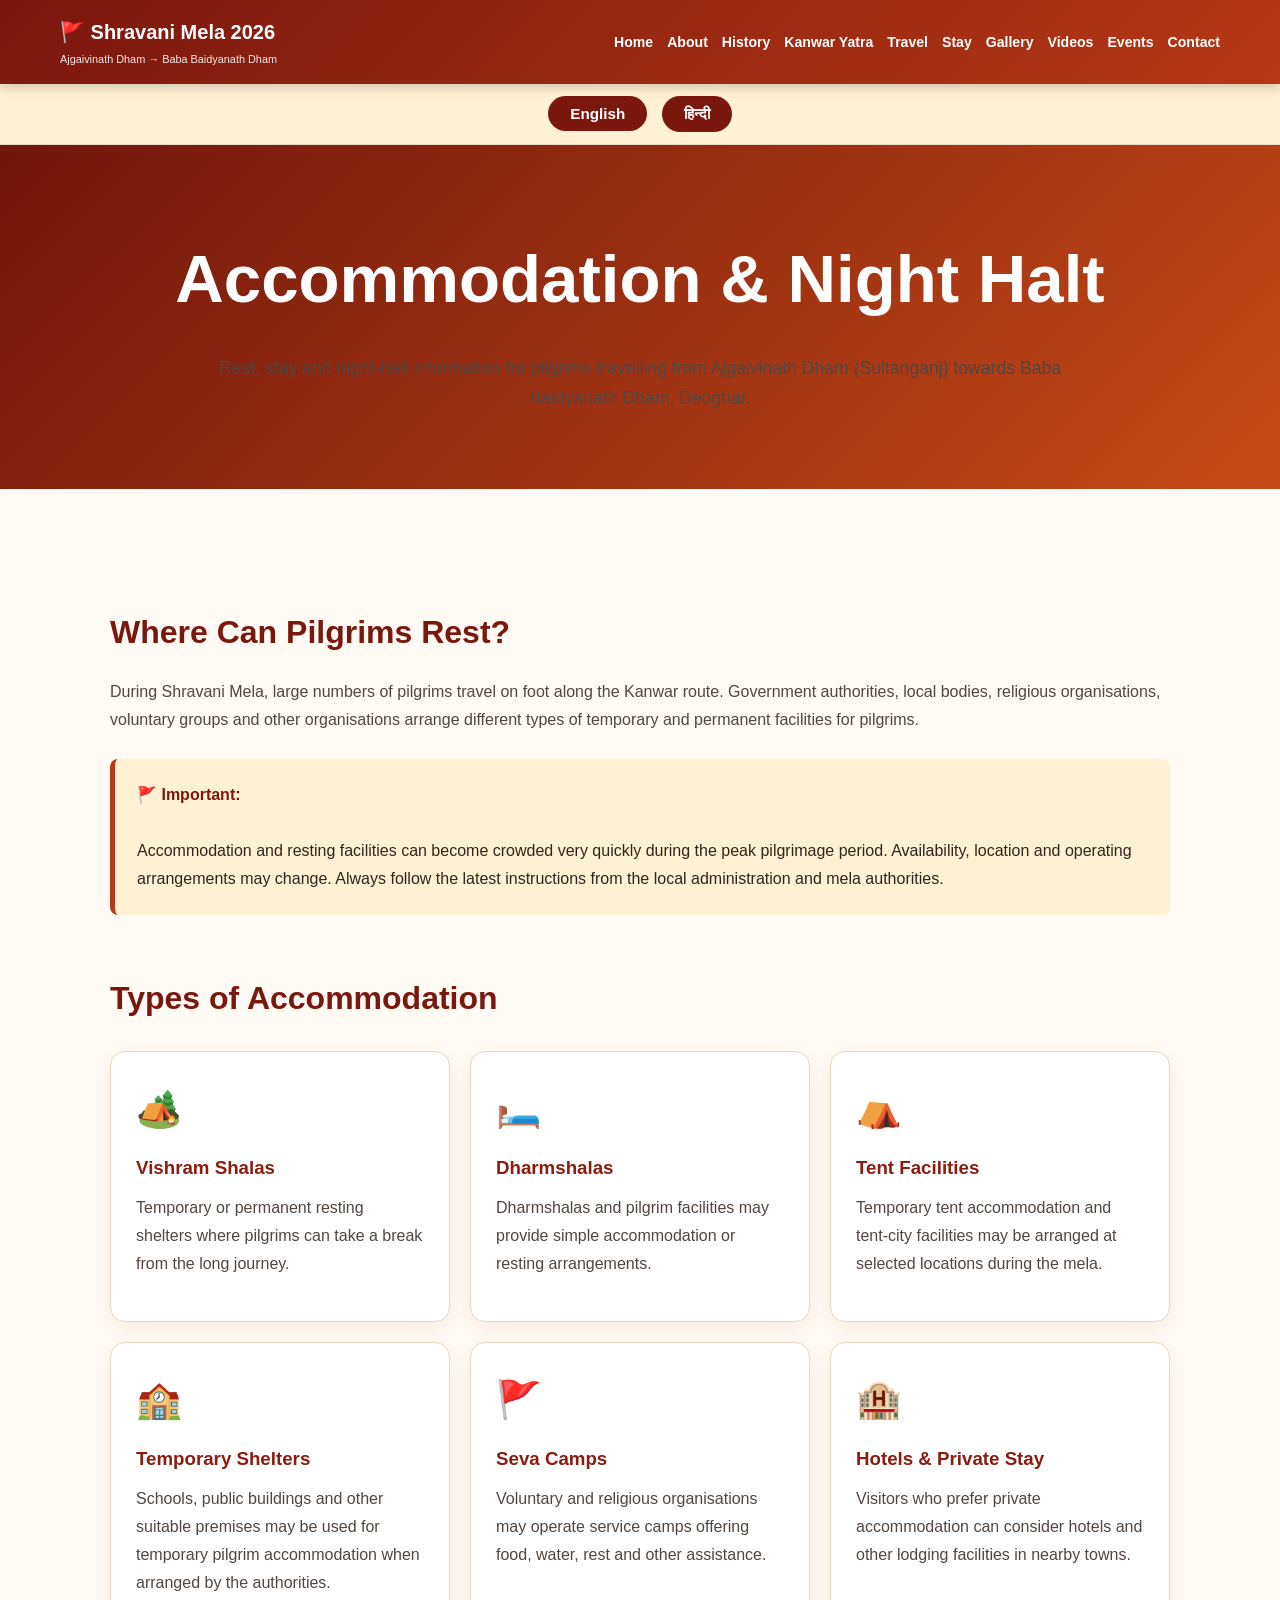
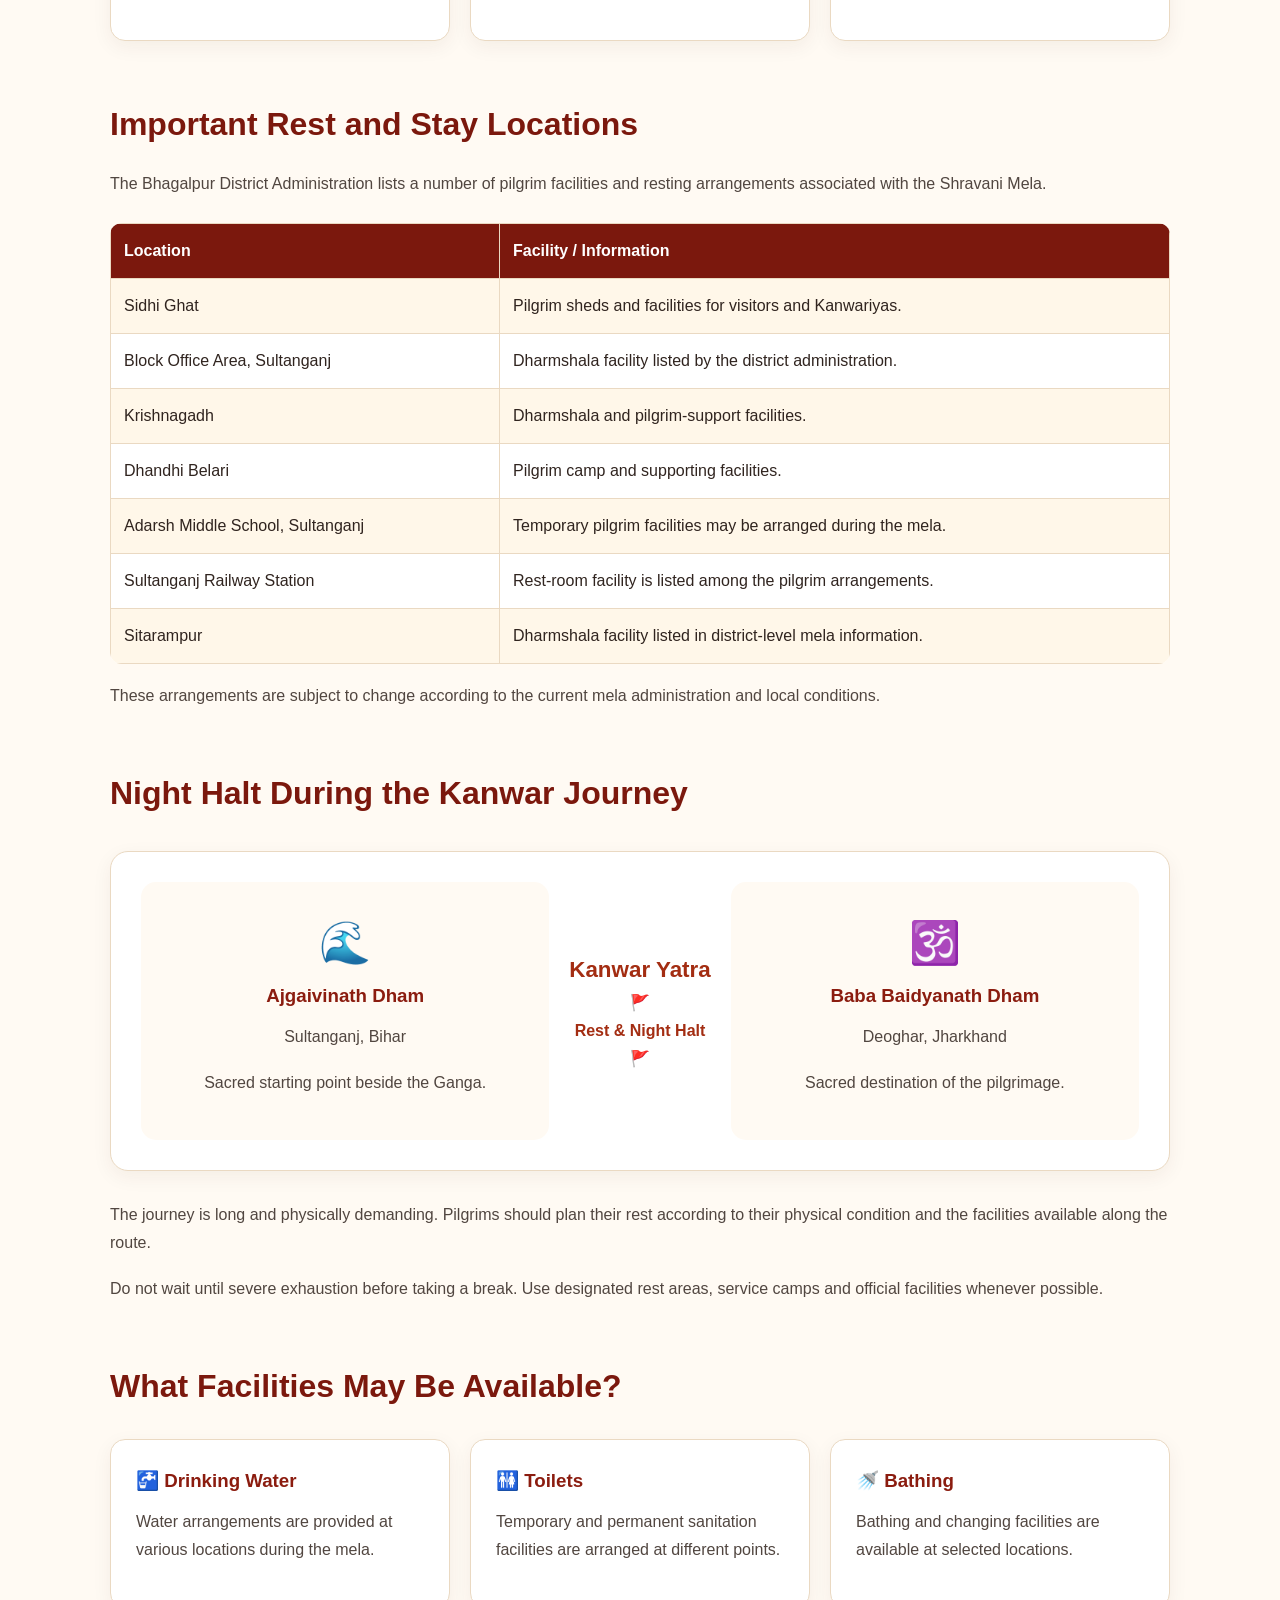
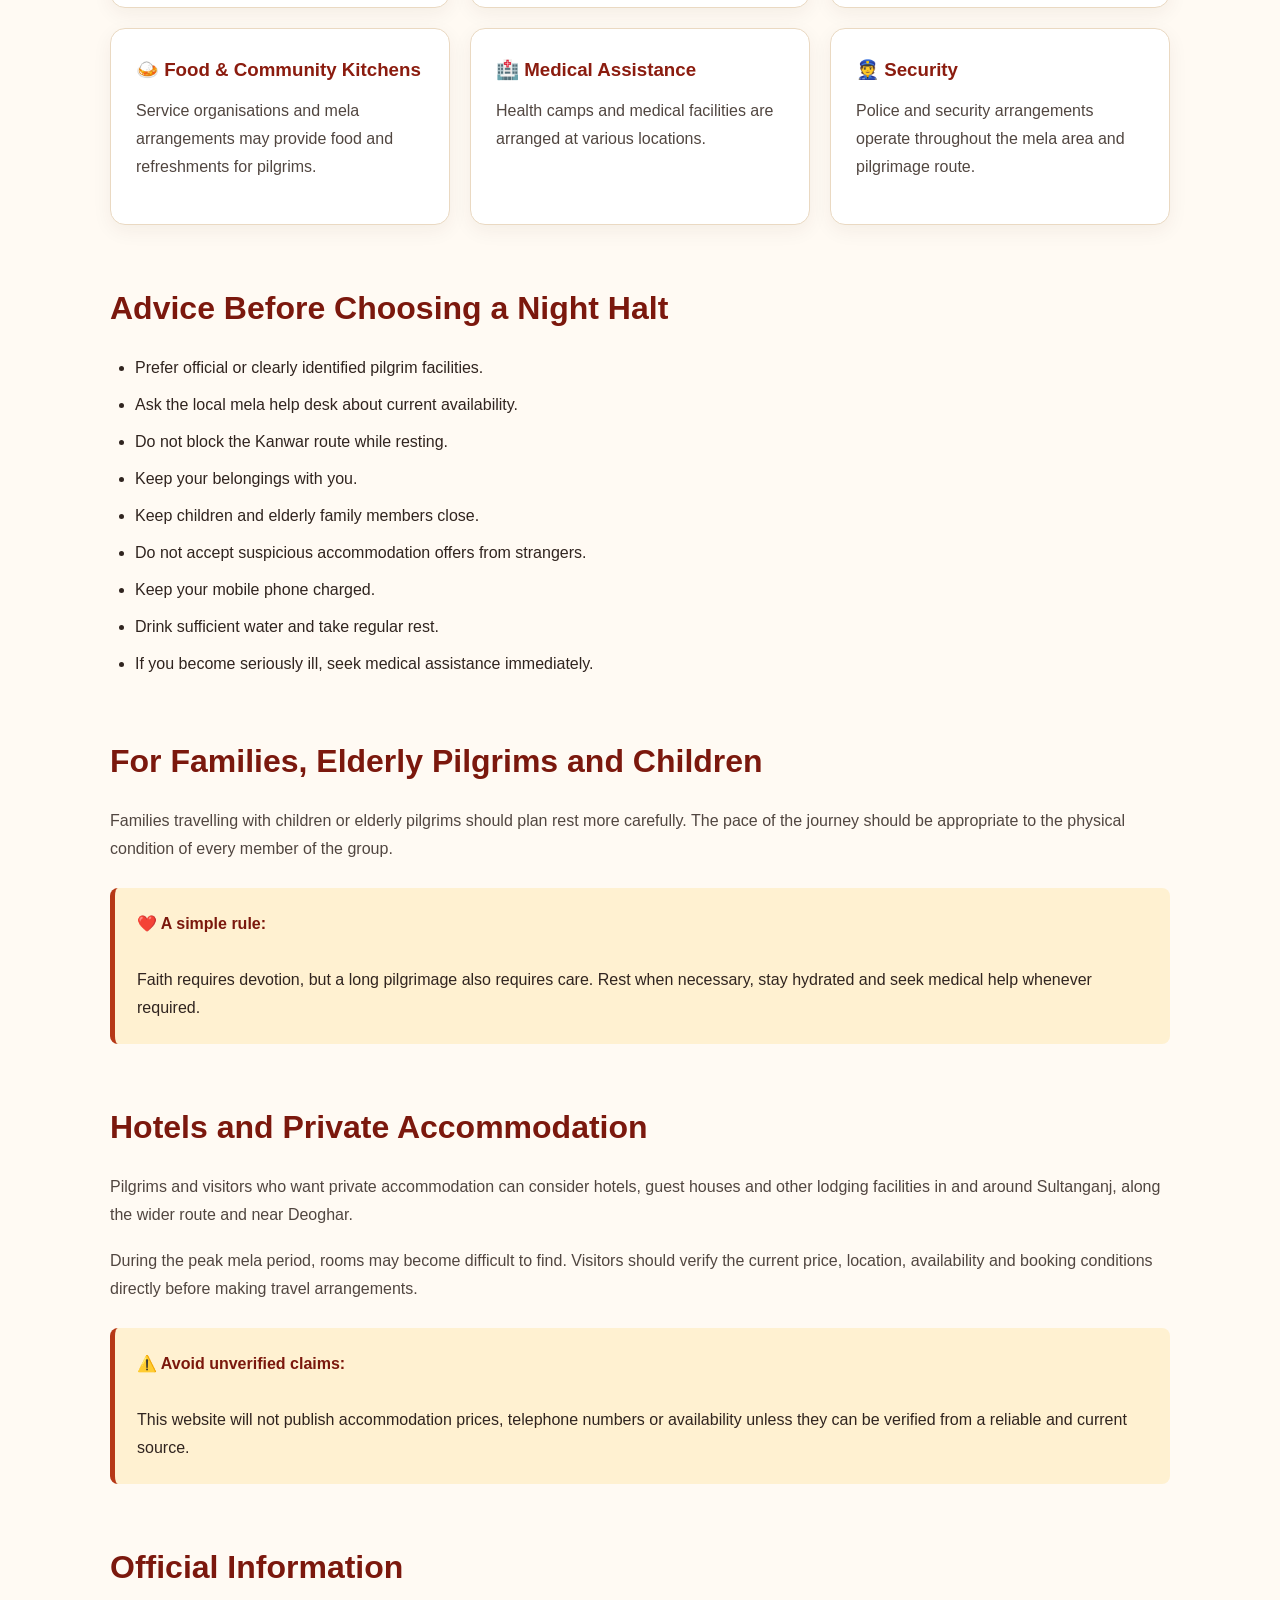
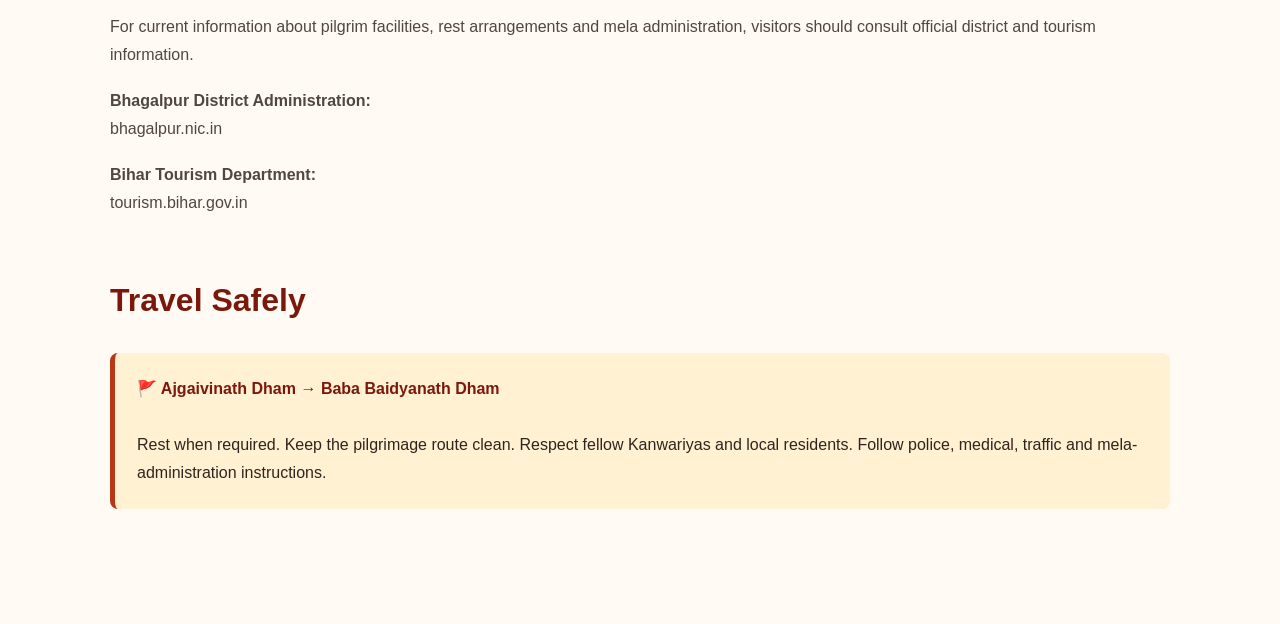
<file: accommodation.html>
<!DOCTYPE html> <html lang="en"> <head> <meta charset="UTF-8"> <meta name="viewport" content="width=device-width, initial-scale=1.0"> <title>Accommodation & Night Halt | Shravani Mela 2026</title> <meta name="description" content="Accommodation and night-halt guide for Shravani Mela 2026, including Dharmshalas, Vishram Shalas, pilgrim shelters, temporary camps and tent facilities from Ajgaivinath Dham to Baba Baidyanath Dham."> <style> * { box-sizing: border-box; margin: 0; padding: 0; } html { scroll-behavior: smooth; } body { font-family: Arial, "Noto Sans Devanagari", "Nirmala UI", sans-serif; line-height: 1.75; color: #30241f; background: #fffaf3; } a { text-decoration: none; color: inherit; } header { background: linear-gradient(135deg, #7a170d, #b63816); color: white; position: sticky; top: 0; z-index: 1000; box-shadow: 0 3px 12px rgba(0,0,0,.2); } .nav { max-width: 1200px; margin: auto; padding: 15px 20px; display: flex; justify-content: space-between; align-items: center; gap: 20px; } .logo { font-size: 1.25rem; font-weight: 800; white-space: nowrap; } .logo small { display: block; font-size: .68rem; font-weight: normal; opacity: .9; } nav { display: flex; flex-wrap: wrap; justify-content: flex-end; gap: 14px; } nav a { font-size: .88rem; font-weight: 600; } nav a:hover { color: #ffd36b; } .language-bar { background: #fff1d1; text-align: center; padding: 12px; border-bottom: 1px solid #ead9c2; } .language-bar button { border: none; padding: 9px 22px; margin: 0 5px; border-radius: 25px; cursor: pointer; font-weight: 700; font-size: .95rem; background: #7b180d; color: white; } .language-bar button:hover { background: #b63816; } .hero { padding: 75px 20px; text-align: center; color: white; background: linear-gradient(135deg, #70160b, #c64a18); } .hero h1 { font-size: clamp(2.3rem, 6vw, 4.2rem); margin-bottom: 15px; } .hero p { max-width: 850px; margin: auto; font-size: 1.1rem; } main { max-width: 1100px; margin: auto; padding: 60px 20px; } section { margin-bottom: 55px; } h2 { color: #7b180d; font-size: 2rem; margin-bottom: 18px; } h3 { color: #8b1c0f; margin-bottom: 10px; } p { margin-bottom: 18px; color: #514640; } .notice { background: #fff1d1; border-left: 5px solid #b63816; padding: 22px; border-radius: 8px; margin: 25px 0; } .notice strong { color: #7b180d; } .cards { display: grid; grid-template-columns: repeat(3, 1fr); gap: 20px; margin-top: 25px; } .card { background: white; padding: 25px; border: 1px solid #ead9c2; border-radius: 15px; box-shadow: 0 6px 20px rgba(60,30,10,.06); } .card .icon { font-size: 2.3rem; margin-bottom: 10px; } .route-box { background: white; border: 1px solid #ead9c2; border-radius: 18px; padding: 30px; margin: 30px 0; box-shadow: 0 6px 20px rgba(60,30,10,.06); } .route { display: grid; grid-template-columns: 1fr auto 1fr; align-items: center; gap: 20px; text-align: center; } .location { padding: 25px; background: #fffaf3; border-radius: 15px; } .location .icon { font-size: 2.6rem; } .distance { color: #a32d12; font-weight: 800; } .distance strong { display: block; font-size: 1.4rem; } ul { margin: 15px 0 20px 25px; } li { margin-bottom: 9px; } table { width: 100%; border-collapse: collapse; background: white; margin-top: 25px; border-radius: 12px; overflow: hidden; } th, td { border: 1px solid #ead9c2; padding: 13px; text-align: left; vertical-align: top; } th { background: #7b180d; color: white; } tr:nth-child(even) { background: #fff7e9; } .hindi { display: none; } footer { background: #2e1711; color: #ddd0c7; padding: 35px 20px; text-align: center; } footer p { color: #ddd0c7; } footer a { color: #ffd36b; } @media (max-width: 800px) { .nav { flex-direction: column; } nav { justify-content: center; } .cards { grid-template-columns: 1fr; } .route { grid-template-columns: 1fr; } table { font-size: .9rem; } } </style> </head> <body> <header> <div class="nav"> <a href="index.html" class="logo"> 🚩 Shravani Mela 2026 <small>Ajgaivinath Dham → Baba Baidyanath Dham</small> </a> <nav> <a href="index.html">Home</a> <a href="about.html">About</a> <a href="history.html">History</a> <a href="kanwar-yatra.html">Kanwar Yatra</a> <a href="travel-guide.html">Travel</a> <a href="accommodation.html">Stay</a> <a href="gallery.html">Gallery</a> <a href="videos.html">Videos</a> <a href="events.html">Events</a> <a href="contact.html">Contact</a> </nav> </div> </header> <div class="language-bar"> <button onclick="showEnglish()">English</button> <button onclick="showHindi()">हिन्दी</button> </div> <!-- ================= ENGLISH ================= --> <div id="englishContent"> <section class="hero"> <h1>Accommodation & Night Halt</h1> <p> Rest, stay and night-halt information for pilgrims travelling from Ajgaivinath Dham (Sultanganj) towards Baba Baidyanath Dham, Deoghar. </p> </section> <main> <section> <h2>Where Can Pilgrims Rest?</h2> <p> During Shravani Mela, large numbers of pilgrims travel on foot along the Kanwar route. Government authorities, local bodies, religious organisations, voluntary groups and other organisations arrange different types of temporary and permanent facilities for pilgrims. </p> <div class="notice"> <strong>🚩 Important:</strong><br><br> Accommodation and resting facilities can become crowded very quickly during the peak pilgrimage period. Availability, location and operating arrangements may change. Always follow the latest instructions from the local administration and mela authorities. </div> </section> <section> <h2>Types of Accommodation</h2> <div class="cards"> <div class="card"> <div class="icon">🏕️</div> <h3>Vishram Shalas</h3> <p> Temporary or permanent resting shelters where pilgrims can take a break from the long journey. </p> </div> <div class="card"> <div class="icon">🛏️</div> <h3>Dharmshalas</h3> <p> Dharmshalas and pilgrim facilities may provide simple accommodation or resting arrangements. </p> </div> <div class="card"> <div class="icon">⛺</div> <h3>Tent Facilities</h3> <p> Temporary tent accommodation and tent-city facilities may be arranged at selected locations during the mela. </p> </div> <div class="card"> <div class="icon">🏫</div> <h3>Temporary Shelters</h3> <p> Schools, public buildings and other suitable premises may be used for temporary pilgrim accommodation when arranged by the authorities. </p> </div> <div class="card"> <div class="icon">🚩</div> <h3>Seva Camps</h3> <p> Voluntary and religious organisations may operate service camps offering food, water, rest and other assistance. </p> </div> <div class="card"> <div class="icon">🏨</div> <h3>Hotels & Private Stay</h3> <p> Visitors who prefer private accommodation can consider hotels and other lodging facilities in nearby towns. </p> </div> </div> </section> <section> <h2>Important Rest and Stay Locations</h2> <p> The Bhagalpur District Administration lists a number of pilgrim facilities and resting arrangements associated with the Shravani Mela. </p> <table> <tr> <th>Location</th> <th>Facility / Information</th> </tr> <tr> <td>Sidhi Ghat</td> <td> Pilgrim sheds and facilities for visitors and Kanwariyas. </td> </tr> <tr> <td>Block Office Area, Sultanganj</td> <td> Dharmshala facility listed by the district administration. </td> </tr> <tr> <td>Krishnagadh</td> <td> Dharmshala and pilgrim-support facilities. </td> </tr> <tr> <td>Dhandhi Belari</td> <td> Pilgrim camp and supporting facilities. </td> </tr> <tr> <td>Adarsh Middle School, Sultanganj</td> <td> Temporary pilgrim facilities may be arranged during the mela. </td> </tr> <tr> <td>Sultanganj Railway Station</td> <td> Rest-room facility is listed among the pilgrim arrangements. </td> </tr> <tr> <td>Sitarampur</td> <td> Dharmshala facility listed in district-level mela information. </td> </tr> </table> <p style="margin-top:18px;"> These arrangements are subject to change according to the current mela administration and local conditions. </p> </section> <section> <h2>Night Halt During the Kanwar Journey</h2> <div class="route-box"> <div class="route"> <div class="location"> <div class="icon">🌊</div> <h3>Ajgaivinath Dham</h3> <p> Sultanganj, Bihar </p> <p> Sacred starting point beside the Ganga. </p> </div> <div class="distance"> <strong>Kanwar Yatra</strong> 🚩<br> Rest & Night Halt<br> 🚩 </div> <div class="location"> <div class="icon">🕉️</div> <h3>Baba Baidyanath Dham</h3> <p> Deoghar, Jharkhand </p> <p> Sacred destination of the pilgrimage. </p> </div> </div> </div> <p> The journey is long and physically demanding. Pilgrims should plan their rest according to their physical condition and the facilities available along the route. </p> <p> Do not wait until severe exhaustion before taking a break. Use designated rest areas, service camps and official facilities whenever possible. </p> </section> <section> <h2>What Facilities May Be Available?</h2> <div class="cards"> <div class="card"> <h3>🚰 Drinking Water</h3> <p> Water arrangements are provided at various locations during the mela. </p> </div> <div class="card"> <h3>🚻 Toilets</h3> <p> Temporary and permanent sanitation facilities are arranged at different points. </p> </div> <div class="card"> <h3>🚿 Bathing</h3> <p> Bathing and changing facilities are available at selected locations. </p> </div> <div class="card"> <h3>🍛 Food & Community Kitchens</h3> <p> Service organisations and mela arrangements may provide food and refreshments for pilgrims. </p> </div> <div class="card"> <h3>🏥 Medical Assistance</h3> <p> Health camps and medical facilities are arranged at various locations. </p> </div> <div class="card"> <h3>👮 Security</h3> <p> Police and security arrangements operate throughout the mela area and pilgrimage route. </p> </div> </div> </section> <section> <h2>Advice Before Choosing a Night Halt</h2> <ul> <li>Prefer official or clearly identified pilgrim facilities.</li> <li>Ask the local mela help desk about current availability.</li> <li>Do not block the Kanwar route while resting.</li> <li>Keep your belongings with you.</li> <li>Keep children and elderly family members close.</li> <li>Do not accept suspicious accommodation offers from strangers.</li> <li>Keep your mobile phone charged.</li> <li>Drink sufficient water and take regular rest.</li> <li>If you become seriously ill, seek medical assistance immediately.</li> </ul> </section> <section> <h2>For Families, Elderly Pilgrims and Children</h2> <p> Families travelling with children or elderly pilgrims should plan rest more carefully. The pace of the journey should be appropriate to the physical condition of every member of the group. </p> <div class="notice"> <strong>❤️ A simple rule:</strong><br><br> Faith requires devotion, but a long pilgrimage also requires care. Rest when necessary, stay hydrated and seek medical help whenever required. </div> </section> <section> <h2>Hotels and Private Accommodation</h2> <p> Pilgrims and visitors who want private accommodation can consider hotels, guest houses and other lodging facilities in and around Sultanganj, along the wider route and near Deoghar. </p> <p> During the peak mela period, rooms may become difficult to find. Visitors should verify the current price, location, availability and booking conditions directly before making travel arrangements. </p> <div class="notice"> <strong>⚠️ Avoid unverified claims:</strong><br><br> This website will not publish accommodation prices, telephone numbers or availability unless they can be verified from a reliable and current source. </div> </section> <section> <h2>Official Information</h2> <p> For current information about pilgrim facilities, rest arrangements and mela administration, visitors should consult official district and tourism information. </p> <p> <strong>Bhagalpur District Administration:</strong><br> bhagalpur.nic.in </p> <p> <strong>Bihar Tourism Department:</strong><br> tourism.bihar.gov.in </p> </section> <section> <h2>Travel Safely</h2> <div class="notice"> <strong>🚩 Ajgaivinath Dham → Baba Baidyanath Dham</strong><br><br> Rest when required. Keep the pilgrimage route clean. Respect fellow Kanwariyas and local residents. Follow police, medical, traffic and mela-administration instructions. </div> </section> </main> </div> <!-- ================= HINDI ================= --> <div id="hindiContent" class="hindi"> <section class="hero"> <h1>ठहरने और रात्रि पड़ाव की व्यवस्था</h1> <p> अजगैवीनाथ धाम (सुल्तानगंज) से बाबा बैद्यनाथ धाम, देवघर की ओर जाने वाले श्रद्धालुओं के लिए विश्राम, ठहरने और रात्रि पड़ाव की जानकारी। </p> </section> <main> <section> <h2>श्रद्धालु कहां विश्राम कर सकते हैं?</h2> <p> श्रावणी मेले के दौरान बड़ी संख्या में श्रद्धालु कांवर मार्ग पर पैदल यात्रा करते हैं। सरकारी प्रशासन, स्थानीय निकाय, धार्मिक संस्थाएं, स्वयंसेवी समूह और अन्य संगठन श्रद्धालुओं के लिए विभिन्न प्रकार की अस्थायी और स्थायी सुविधाएं उपलब्ध कराते हैं। </p> <div class="notice"> <strong>🚩 महत्वपूर्ण:</strong><br><br> मेले के चरम समय में ठहरने और विश्राम की सुविधाएं बहुत जल्दी भर सकती हैं। उपलब्धता, स्थान और संचालन व्यवस्था बदल सकती है। हमेशा जिला प्रशासन और मेला प्रशासन के नवीनतम निर्देशों का पालन करें। </div> </section> <section> <h2>ठहरने और विश्राम की प्रमुख व्यवस्थाएं</h2> <div class="cards"> <div class="card"> <div class="icon">🏕️</div> <h3>विश्राम शाला</h3> <p> अस्थायी या स्थायी विश्राम स्थल जहां श्रद्धालु लंबी यात्रा के दौरान आराम कर सकते हैं। </p> </div> <div class="card"> <div class="icon">🛏️</div> <h3>धर्मशाला</h3> <p> धर्मशालाओं
</file>
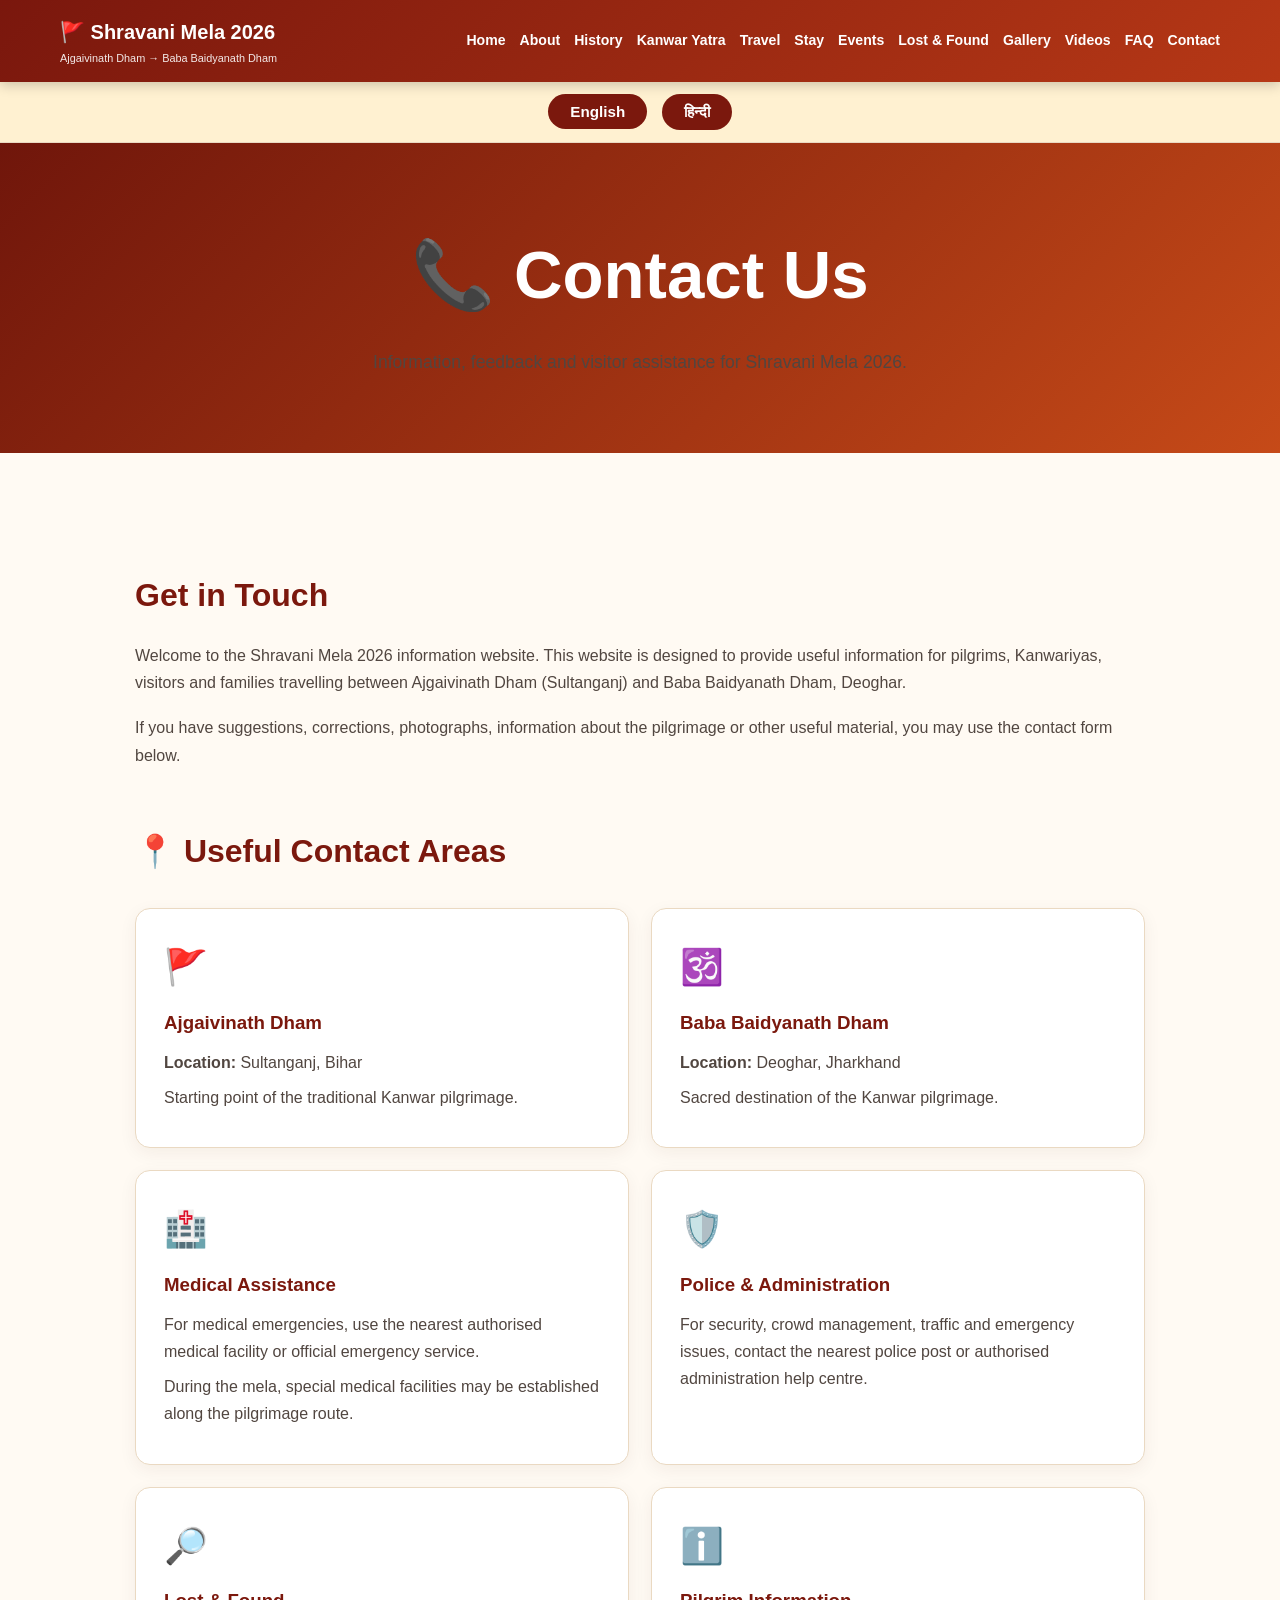
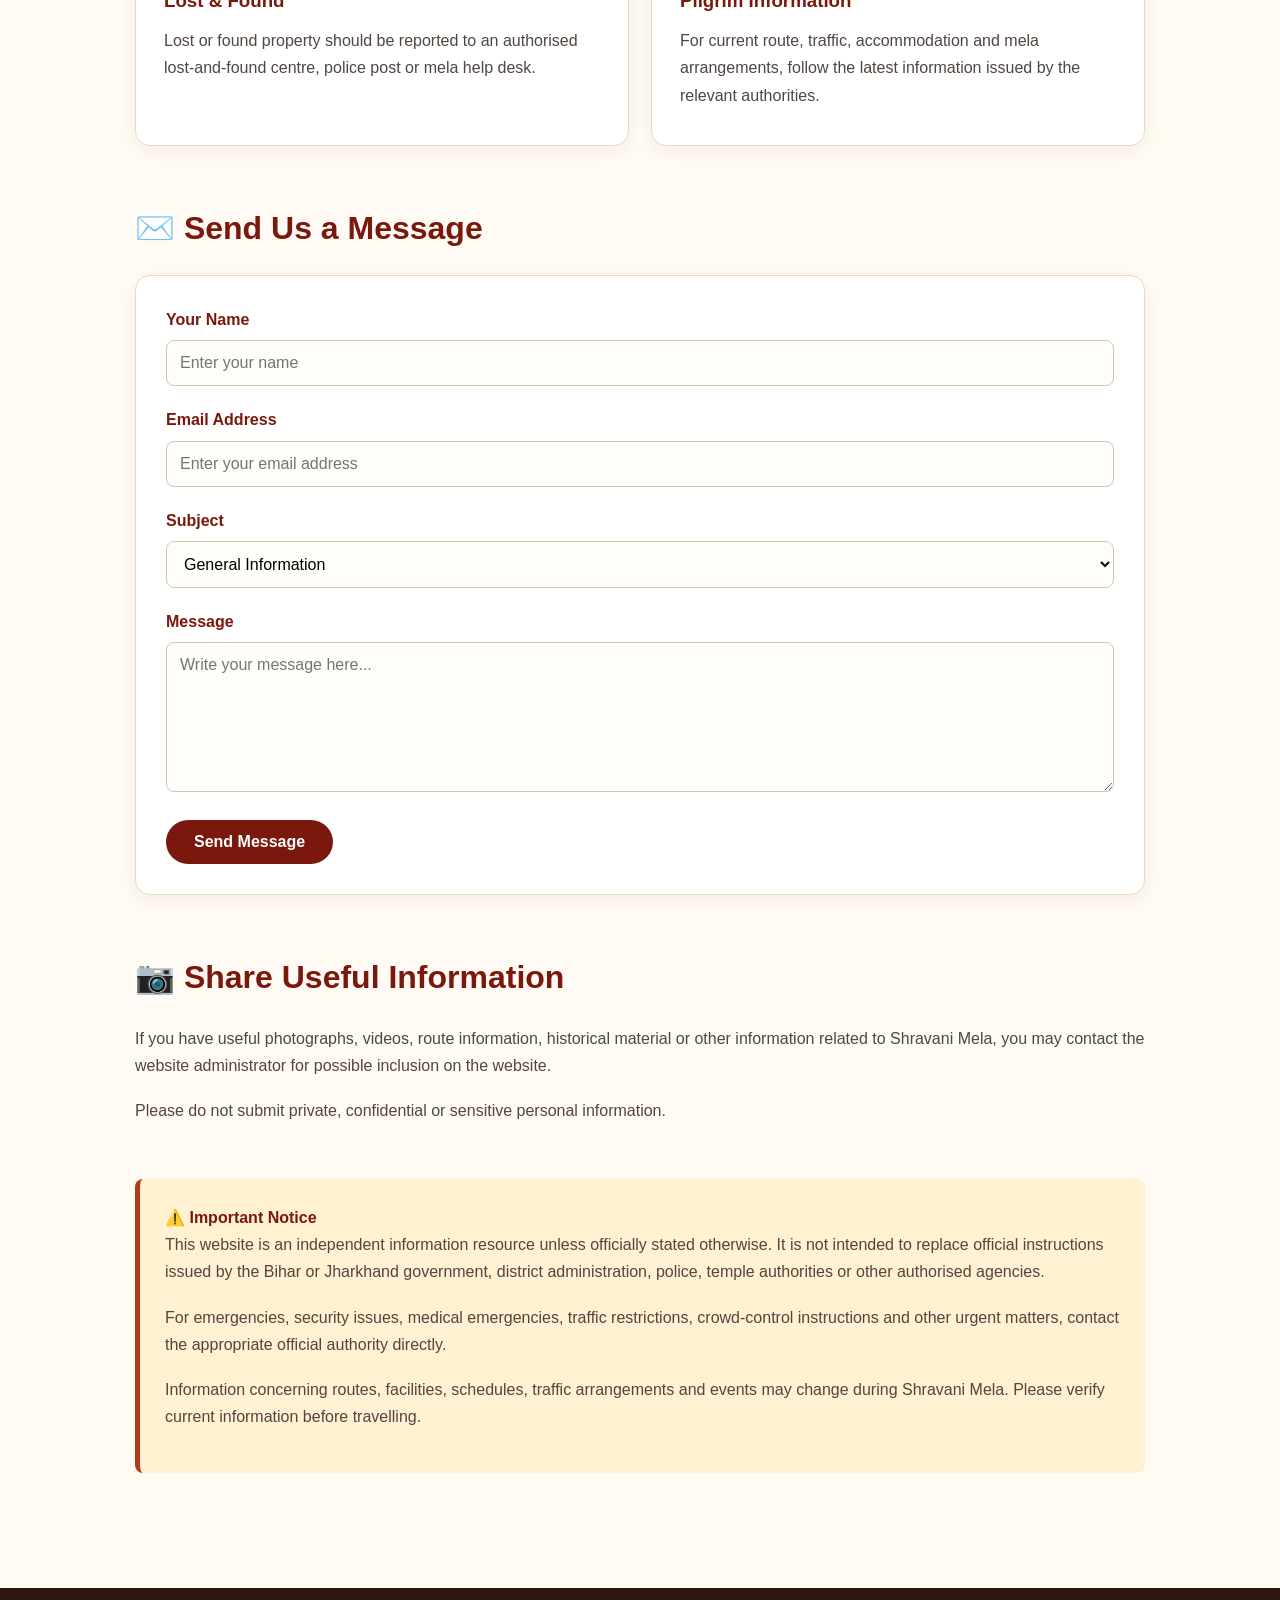
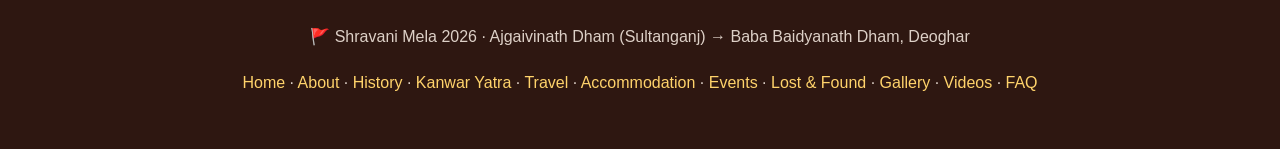
<file: contact.html>
<!DOCTYPE html>
<html lang="en">
<head>
<meta charset="UTF-8">
<meta name="viewport" content="width=device-width, initial-scale=1.0">

<title>Contact | Shravani Mela 2026</title>

<meta name="description" content="Contact and visitor information for Shravani Mela 2026, Ajgaivinath Dham (Sultanganj) to Baba Baidyanath Dham, Deoghar.">

<style>

* {
    box-sizing: border-box;
    margin: 0;
    padding: 0;
}

html {
    scroll-behavior: smooth;
}

body {
    font-family: Arial, "Noto Sans Devanagari", "Nirmala UI", sans-serif;
    line-height: 1.7;
    color: #30241f;
    background: #fffaf3;
}

a {
    text-decoration: none;
    color: inherit;
}

/* HEADER */

header {
    background: linear-gradient(135deg, #7a170d, #b63816);
    color: white;
    position: sticky;
    top: 0;
    z-index: 1000;
    box-shadow: 0 3px 12px rgba(0,0,0,.2);
}

.nav {
    max-width: 1200px;
    margin: auto;
    padding: 15px 20px;
    display: flex;
    justify-content: space-between;
    align-items: center;
    gap: 20px;
}

.logo {
    font-size: 1.25rem;
    font-weight: 800;
    white-space: nowrap;
}

.logo small {
    display: block;
    font-size: .68rem;
    font-weight: normal;
    opacity: .9;
}

nav {
    display: flex;
    flex-wrap: wrap;
    justify-content: flex-end;
    gap: 14px;
}

nav a {
    font-size: .88rem;
    font-weight: 600;
}

nav a:hover {
    color: #ffd36b;
}

/* LANGUAGE */

.language-bar {
    background: #fff1d1;
    text-align: center;
    padding: 12px;
    border-bottom: 1px solid #ead9c2;
}

.language-bar button {
    border: none;
    padding: 9px 22px;
    margin: 0 5px;
    border-radius: 25px;
    cursor: pointer;
    font-weight: 700;
    font-size: .95rem;
    background: #7b180d;
    color: white;
}

.language-bar button:hover {
    background: #b63816;
}

/* HERO */

.hero {
    padding: 75px 20px;
    text-align: center;
    color: white;
    background: linear-gradient(135deg, #70160b, #c64a18);
}

.hero h1 {
    font-size: clamp(2.3rem, 6vw, 4.2rem);
    margin-bottom: 15px;
}

.hero p {
    max-width: 850px;
    margin: auto;
    font-size: 1.1rem;
}

/* MAIN */

main {
    max-width: 1050px;
    margin: auto;
    padding: 60px 20px;
}

section {
    margin-bottom: 55px;
}

h2 {
    color: #7b180d;
    font-size: 2rem;
    margin-bottom: 20px;
}

p {
    margin-bottom: 18px;
    color: #514640;
}

/* CONTACT CARDS */

.contact-grid {
    display: grid;
    grid-template-columns: repeat(2, 1fr);
    gap: 22px;
    margin-top: 30px;
}

.contact-card {
    background: white;
    border: 1px solid #ead9c2;
    border-radius: 15px;
    padding: 28px;
    box-shadow: 0 5px 18px rgba(60,30,10,.06);
}

.contact-card .icon {
    font-size: 2.2rem;
    margin-bottom: 10px;
}

.contact-card h3 {
    color: #7b180d;
    margin-bottom: 10px;
}

.contact-card p {
    margin-bottom: 8px;
}

/* FORM */

.contact-form {
    background: white;
    border: 1px solid #ead9c2;
    border-radius: 15px;
    padding: 30px;
    box-shadow: 0 5px 18px rgba(60,30,10,.06);
}

.form-group {
    margin-bottom: 20px;
}

label {
    display: block;
    font-weight: 700;
    color: #7b180d;
    margin-bottom: 7px;
}

input,
textarea,
select {
    width: 100%;
    padding: 13px;
    border: 1px solid #d8c5ad;
    border-radius: 8px;
    font-family: inherit;
    font-size: 1rem;
    background: #fffdf9;
}

textarea {
    min-height: 150px;
    resize: vertical;
}

input:focus,
textarea:focus,
select:focus {
    outline: 2px solid #b63816;
    border-color: #b63816;
}

button.submit-btn {
    border: none;
    padding: 13px 28px;
    border-radius: 25px;
    background: #7b180d;
    color: white;
    font-size: 1rem;
    font-weight: 700;
    cursor: pointer;
}

button.submit-btn:hover {
    background: #b63816;
}

/* NOTICE */

.notice {
    background: #fff1d1;
    border-left: 5px solid #b63816;
    padding: 25px;
    border-radius: 8px;
    margin-top: 25px;
}

.notice strong {
    color: #7b180d;
}

/* HINDI */

.hindi {
    display: none;
}

/* FOOTER */

footer {
    background: #2e1711;
    color: #ddd0c7;
    padding: 35px 20px;
    text-align: center;
}

footer p {
    color: #ddd0c7;
}

footer a {
    color: #ffd36b;
}

/* MOBILE */

@media (max-width: 750px) {

    .nav {
        flex-direction: column;
    }

    nav {
        justify-content: center;
    }

    .contact-grid {
        grid-template-columns: 1fr;
    }

    .hero {
        padding: 60px 18px;
    }

    main {
        padding: 45px 16px;
    }

}

</style>
</head>

<body>


<!-- ================= HEADER ================= -->

<header>

<div class="nav">

<a href="index.html" class="logo">
🚩 Shravani Mela 2026
<small>Ajgaivinath Dham → Baba Baidyanath Dham</small>
</a>

<nav>
<a href="index.html">Home</a>
<a href="about.html">About</a>
<a href="history.html">History</a>
<a href="kanwar-yatra.html">Kanwar Yatra</a>
<a href="travel-guide.html">Travel</a>
<a href="accommodation.html">Stay</a>
<a href="events.html">Events</a>
<a href="lost-found.html">Lost & Found</a>
<a href="gallery.html">Gallery</a>
<a href="videos.html">Videos</a>
<a href="faq.html">FAQ</a>
<a href="contact.html">Contact</a>
</nav>

</div>

</header>


<!-- ================= LANGUAGE ================= -->

<div class="language-bar">

<button onclick="showEnglish()">English</button>

<button onclick="showHindi()">हिन्दी</button>

</div>


<!-- ================================================= -->
<!-- ================= ENGLISH ========================= -->
<!-- ================================================= -->

<div id="englishContent">

<section class="hero">

<h1>📞 Contact Us</h1>

<p>
Information, feedback and visitor assistance for
Shravani Mela 2026.
</p>

</section>


<main>


<!-- INTRODUCTION -->

<section>

<h2>Get in Touch</h2>

<p>
Welcome to the Shravani Mela 2026 information website.
This website is designed to provide useful information
for pilgrims, Kanwariyas, visitors and families travelling
between Ajgaivinath Dham (Sultanganj) and Baba Baidyanath
Dham, Deoghar.
</p>

<p>
If you have suggestions, corrections, photographs,
information about the pilgrimage or other useful material,
you may use the contact form below.
</p>

</section>


<!-- CONTACT AREAS -->

<section>

<h2>📍 Useful Contact Areas</h2>

<div class="contact-grid">


<div class="contact-card">

<div class="icon">🚩</div>

<h3>Ajgaivinath Dham</h3>

<p>
<strong>Location:</strong> Sultanganj, Bihar
</p>

<p>
Starting point of the traditional Kanwar pilgrimage.
</p>

</div>


<div class="contact-card">

<div class="icon">🕉️</div>

<h3>Baba Baidyanath Dham</h3>

<p>
<strong>Location:</strong> Deoghar, Jharkhand
</p>

<p>
Sacred destination of the Kanwar pilgrimage.
</p>

</div>


<div class="contact-card">

<div class="icon">🏥</div>

<h3>Medical Assistance</h3>

<p>
For medical emergencies, use the nearest authorised
medical facility or official emergency service.
</p>

<p>
During the mela, special medical facilities may be
established along the pilgrimage route.
</p>

</div>


<div class="contact-card">

<div class="icon">🛡️</div>

<h3>Police & Administration</h3>

<p>
For security, crowd management, traffic and emergency
issues, contact the nearest police post or authorised
administration help centre.
</p>

</div>


<div class="contact-card">

<div class="icon">🔎</div>

<h3>Lost & Found</h3>

<p>
Lost or found property should be reported to an
authorised lost-and-found centre, police post or
mela help desk.
</p>

</div>


<div class="contact-card">

<div class="icon">ℹ️</div>

<h3>Pilgrim Information</h3>

<p>
For current route, traffic, accommodation and mela
arrangements, follow the latest information issued
by the relevant authorities.
</p>

</div>


</div>

</section>


<!-- FORM -->

<section>

<h2>✉️ Send Us a Message</h2>

<div class="contact-form">

<form onsubmit="submitForm(event)">

<div class="form-group">

<label for="name">Your Name</label>

<input
type="text"
id="name"
name="name"
placeholder="Enter your name"
required>

</div>


<div class="form-group">

<label for="email">Email Address</label>

<input
type="email"
id="email"
name="email"
placeholder="Enter your email address"
required>

</div>


<div class="form-group">

<label for="subject">Subject</label>

<select id="subject" name="subject">

<option>General Information</option>
<option>Pilgrimage Information</option>
<option>Travel Information</option>
<option>Accommodation Information</option>
<option>Lost & Found</option>
<option>Website Feedback</option>
<option>Correction / Update</option>
<option>Photograph or Video Contribution</option>
<option>Other</option>

</select>

</div>


<div class="form-group">

<label for="message">Message</label>

<textarea
id="message"
name="message"
placeholder="Write your message here..."
required></textarea>

</div>


<button type="submit" class="submit-btn">
Send Message
</button>

</form>

</div>

</section>


<!-- CONTRIBUTIONS -->

<section>

<h2>📷 Share Useful Information</h2>

<p>
If you have useful photographs, videos, route information,
historical material or other information related to
Shravani Mela, you may contact the website administrator
for possible inclusion on the website.
</p>

<p>
Please do not submit private, confidential or sensitive
personal information.
</p>

</section>


<!-- IMPORTANT -->

<section>

<div class="notice">

<strong>⚠️ Important Notice</strong>

<p>
This website is an independent information resource
unless officially stated otherwise. It is not intended
to replace official instructions issued by the Bihar or
Jharkhand government, district administration, police,
temple authorities or other authorised agencies.
</p>

<p>
For emergencies, security issues, medical emergencies,
traffic restrictions, crowd-control instructions and
other urgent matters, contact the appropriate official
authority directly.
</p>

<p>
Information concerning routes, facilities, schedules,
traffic arrangements and events may change during
Shravani Mela. Please verify current information before
travelling.
</p>

</div>

</section>


</main>

</div>



<!-- ================================================= -->
<!-- ================= HINDI =========================== -->
<!-- ================================================= -->

<div id="hindiContent" class="hindi">

<section class="hero">

<h1>📞 संपर्क करें</h1>

<p>
श्रावणी मेला 2026 से संबंधित जानकारी,
सुझाव और आगंतुक सहायता।
</p>

</section>


<main>


<section>

<h2>संपर्क करें</h2>

<p>
श्रावणी मेला 2026 की सूचना वेबसाइट पर आपका स्वागत है।
यह वेबसाइट अजगैवीनाथ धाम (सुल्तानगंज) से बाबा बैद्यनाथ
धाम, देवघर तक यात्रा करने वाले श्रद्धालुओं, कांवरियों,
पर्यटकों और उनके परिवारों के लिए उपयोगी जानकारी उपलब्ध
कराने के उद्देश्य से बनाई गई है।
</p>

<p>
यदि आपके पास सुझाव, सुधार, तीर्थयात्रा से जुड़ी जानकारी,
फोटो या अन्य उपयोगी सामग्री है, तो नीचे दिए गए संपर्क
फॉर्म के माध्यम से संदेश भेज सकते हैं।
</p>

</section>


<section>

<h2>📍 महत्वपूर्ण संपर्क क्षेत्र</h2>

<div class="contact-grid">


<div class="contact-card">

<div class="icon">🚩</div>

<h3>अजगैवीनाथ धाम</h3>

<p>
<strong>स्थान:</strong> सुल्तानगंज, बिहार
</p>

<p>
परंपरागत कांवर यात्रा का प्रारंभिक स्थल।
</p>

</div>


<div class="contact-card">

<div class="icon">🕉️</div>

<h3>बाबा बैद्यनाथ धाम</h3>

<p>
<strong>स्थान:</strong> देवघर, झारखंड
</p>

<p>
कांवर यात्रा का पवित्र गंतव्य।
</p>

</div>


<div class="contact-card">

<div class="icon">🏥</div>

<h3>चिकित्सा सहायता</h3>

<p>
चिकित्सकीय आपात स्थिति में निकटतम अधिकृत चिकित्सा
केंद्र या आधिकारिक आपात सेवा से सहायता लें।
</p>

<p>
मेले के दौरान यात्रा मार्ग पर विशेष चिकित्सा सुविधाएं
स्थापित की जा सकती हैं।
</p>

</div>


<div class="contact-card">

<div class="icon">🛡️</div>

<h3>पुलिस और प्रशासन</h3>

<p>
सुरक्षा, भीड़ नियंत्रण, यातायात या आपात स्थिति के लिए
निकटतम पुलिस चौकी या अधिकृत प्रशासनिक सहायता केंद्र
से संपर्क करें।
</p>

</div>


<div class="contact-card">

<div class="icon">🔎</div>

<h3>खोया-पाया</h3>

<p>
खोई या मिली वस्तु की सूचना अधिकृत खोया-पाया केंद्र,
पुलिस चौकी या मेला सहायता केंद्र को दें।
</p>

</div>


<div class="contact-card">

<div class="icon">ℹ️</div>

<h3>तीर्थयात्री जानकारी</h3>

<p>
वर्तमान मार्ग, यातायात, आवास और मेला व्यवस्था के लिए
संबंधित प्रशासन द्वारा जारी नवीनतम सूचना देखें।
</p>

</div>


</div>

</section>


<section>

<h2>✉️ हमें संदेश भेजें</h2>

<div class="contact-form">

<form onsubmit="submitForm(event)">

<div class="form-group">

<label for="hindiName">आपका नाम</label>

<input
type="text"
id="hindiName"
placeholder="अपना नाम लिखें"
required>

</div>


<div class="form-group">

<label for="hindiEmail">ईमेल पता</label>

<input
type="email"
id="hindiEmail"
placeholder="अपना ईमेल पता लिखें"
required>

</div>


<div class="form-group">

<label for="hindiSubject">विषय</label>

<select id="hindiSubject">

<option>सामान्य जानकारी</option>
<option>तीर्थयात्रा संबंधी जानकारी</option>
<option>यात्रा संबंधी जानकारी</option>
<option>आवास संबंधी जानकारी</option>
<option>खोया-पाया</option>
<option>वेबसाइट सुझाव</option>
<option>सुधार / अपडेट</option>
<option>फोटो या वीडियो योगदान</option>
<option>अन्य</option>

</select>

</div>


<div class="form-group">

<label for="hindiMessage">संदेश</label>

<textarea
id="hindiMessage"
placeholder="अपना संदेश यहां लिखें..."
required></textarea>

</div>


<button type="submit" class="submit-btn">
संदेश भेजें
</button>

</form>

</div>

</section>


<section>

<h2>📷 उपयोगी जानकारी साझा करें</h2>

<p>
यदि आपके पास श्रावणी मेला से संबंधित उपयोगी फोटो,
वीडियो, मार्ग संबंधी जानकारी, ऐतिहासिक सामग्री या
अन्य महत्वपूर्ण जानकारी है, तो वेबसाइट के प्रशासन से
संपर्क किया जा सकता है।
</p>

<p>
कृपया निजी, गोपनीय या संवेदनशील व्यक्तिगत जानकारी
साझा न करें।
</p>

</section>


<section>

<div class="notice">

<strong>⚠️ महत्वपूर्ण सूचना</strong>

<p>
जब तक अलग से आधिकारिक रूप से न बताया जाए, यह वेबसाइट
एक स्वतंत्र सूचना संसाधन है। इसे बिहार या झारखंड सरकार,
जिला प्रशासन, पुलिस, मंदिर प्रशासन या अन्य अधिकृत
एजेंसियों के आधिकारिक निर्देशों का विकल्प नहीं माना
जाना चाहिए।
</p>

<p>
आपात स्थिति, सुरक्षा, चिकित्सा सहायता, यातायात प्रतिबंध,
भीड़ नियंत्रण और अन्य जरूरी मामलों में संबंधित
अधिकृत विभाग से सीधे संपर्क करें।
</p>

<p>
श्रावणी मेला के दौरान मार्ग, सुविधाओं, कार्यक्रमों,
यातायात व्यवस्था और समय-सारणी में परिवर्तन हो सकता है।
यात्रा से पहले नवीनतम जानकारी की पुष्टि करें।
</p>

</div>

</section>


</main>

</div>



<!-- ================= FOOTER ================= -->

<footer>

<p>
🚩 Shravani Mela 2026 · Ajgaivinath Dham (Sultanganj)
→ Baba Baidyanath Dham, Deoghar
</p>

<p>

<a href="index.html">Home</a> ·
<a href="about.html">About</a> ·
<a href="history.html">History</a> ·
<a href="kanwar-yatra.html">Kanwar Yatra</a> ·
<a href="travel-guide.html">Travel</a> ·
<a href="accommodation.html">Accommodation</a> ·
<a href="events.html">Events</a> ·
<a href="lost-found.html">Lost & Found</a> ·
<a href="gallery.html">Gallery</a> ·
<a href="videos.html">Videos</a> ·
<a href="faq.html">FAQ</a>

</p>

</footer>



<!-- ================= SCRIPT ================= -->

<script>

function showEnglish() {

    document.getElementById("englishContent").style.display = "block";

    document.getElementById("hindiContent").style.display = "none";

}

function showHindi() {

    document.getElementById("englishContent").style.display = "none";

    document.getElementById("hindiContent").style.display = "block";

}


function submitForm(event) {

    event.preventDefault();

    alert(
        "Thank you for contacting us. " +
        "This contact form is currently a demonstration and " +
        "has not yet been connected to an email or database service."
    );

}

</script>


</body>
</html>
</file>
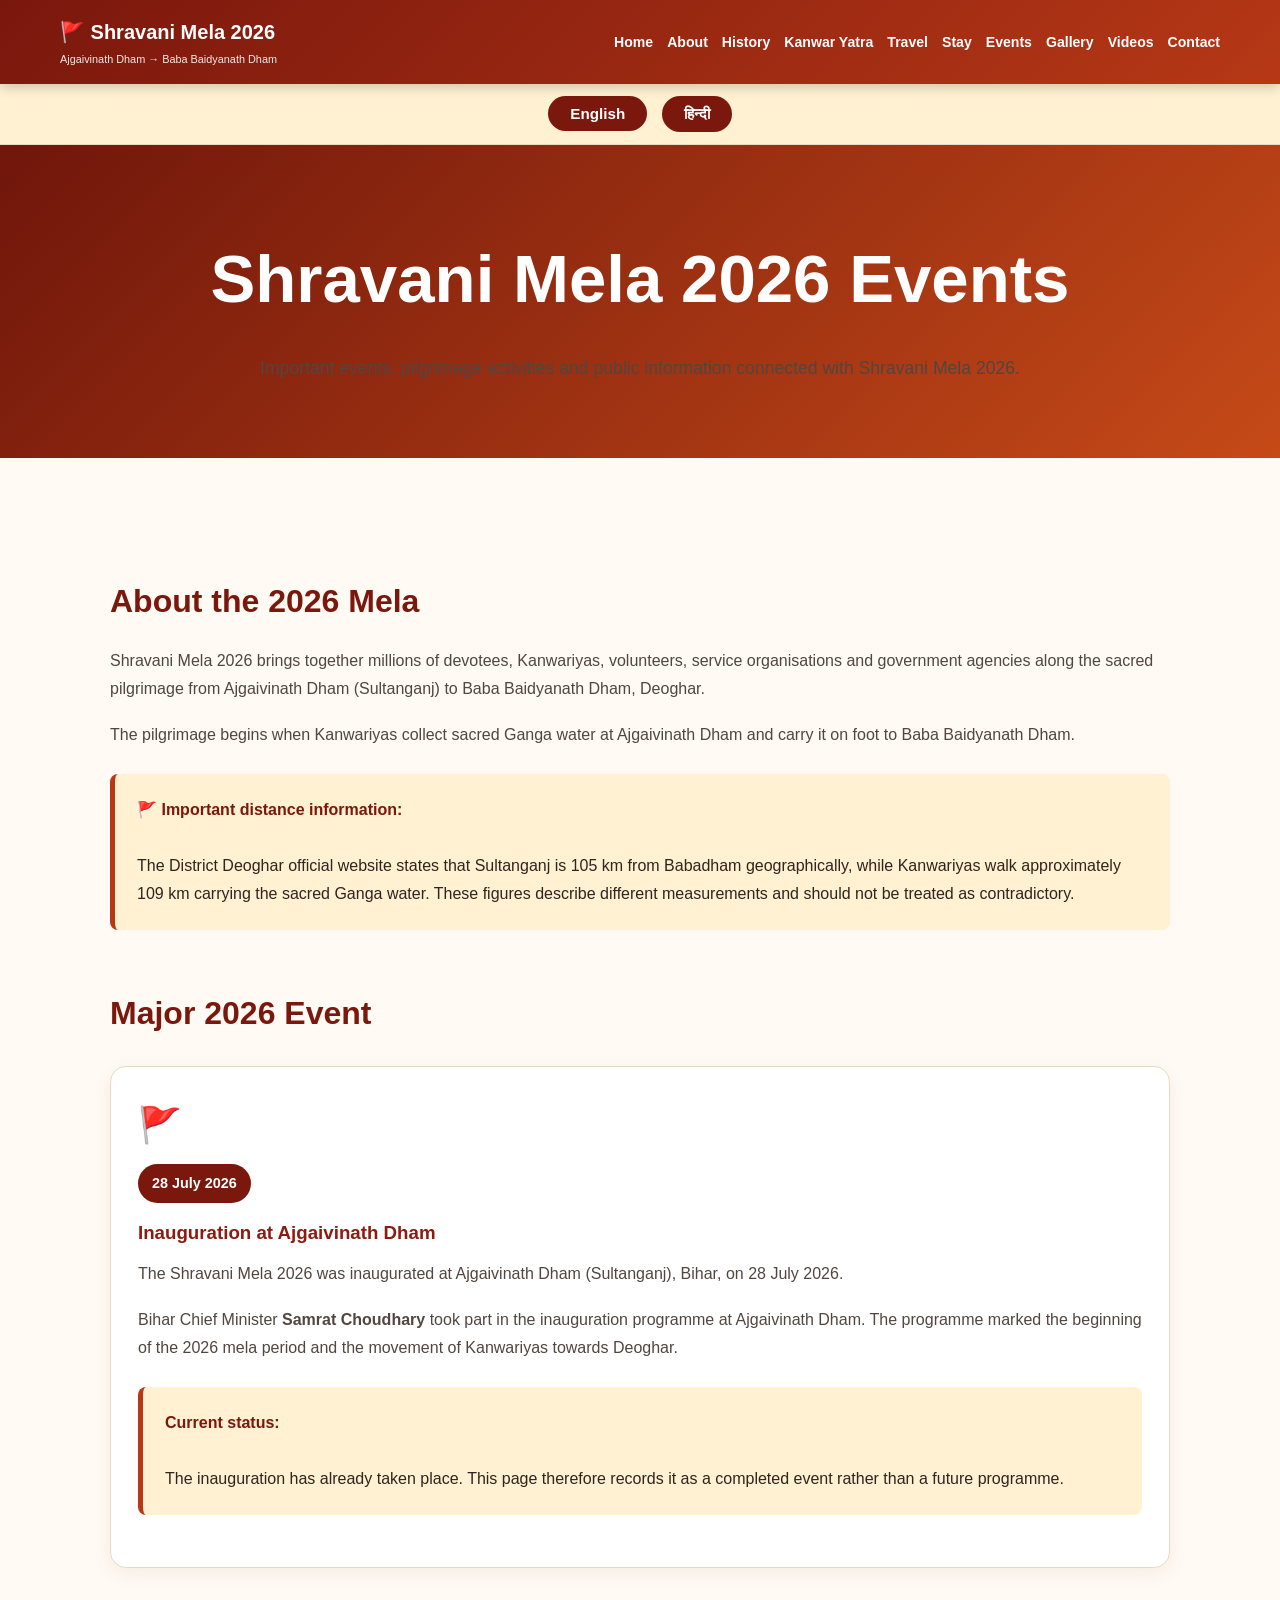
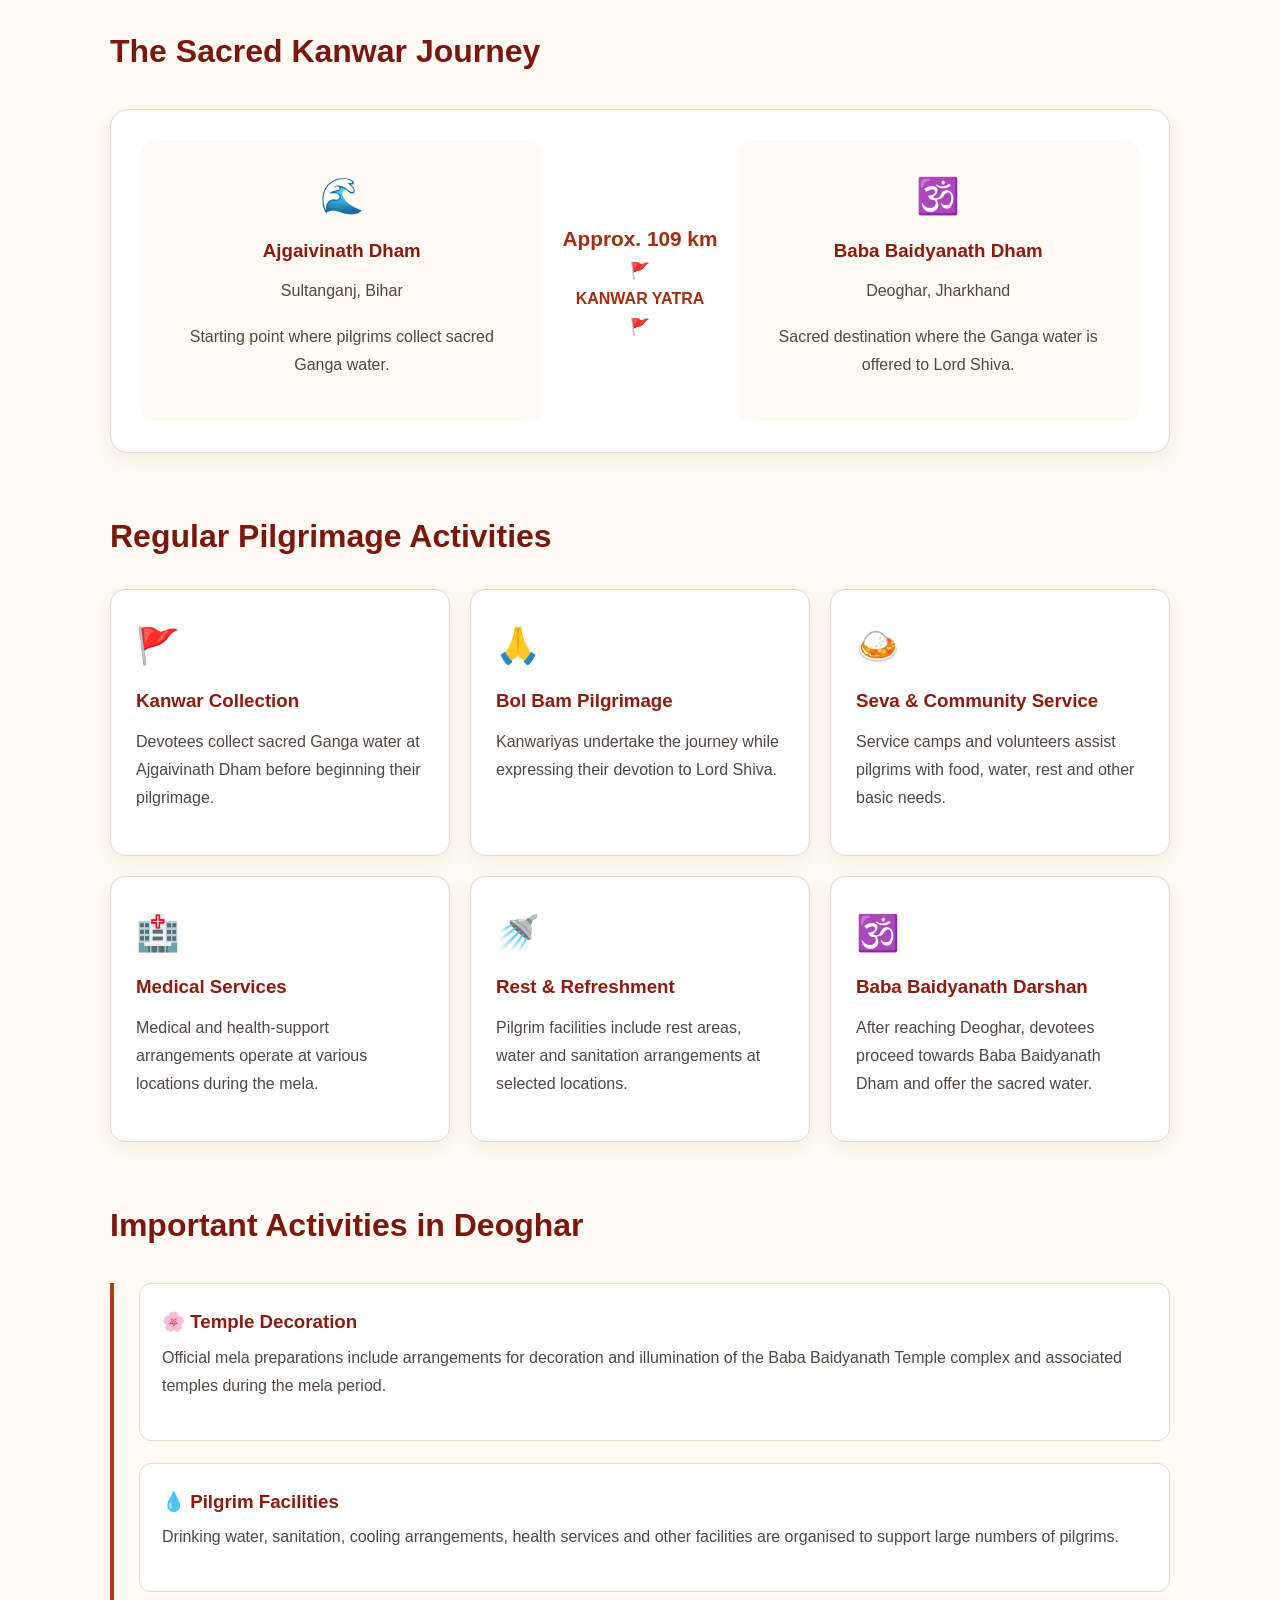
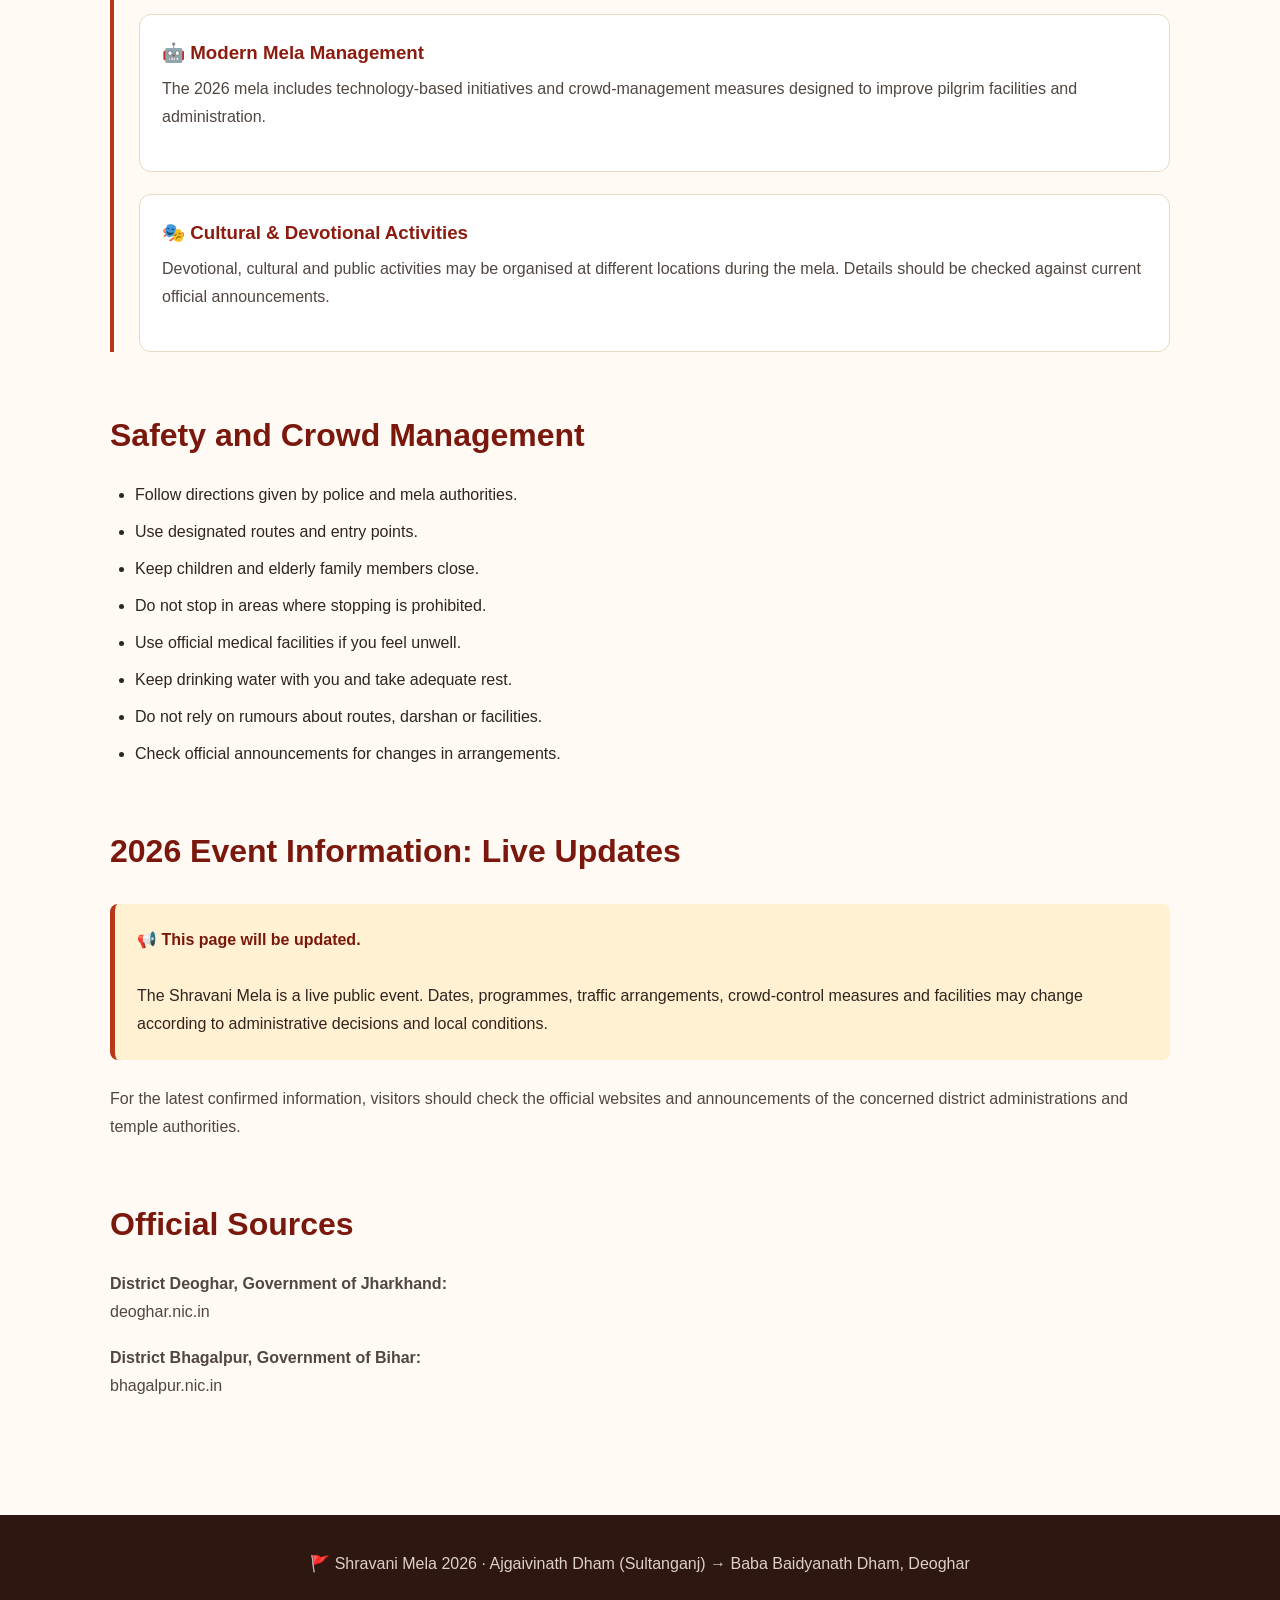
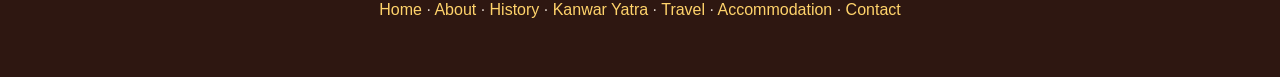
<file: events.html>
<!DOCTYPE html> <html lang="en"> <head> <meta charset="UTF-8"> <meta name="viewport" content="width=device-width, initial-scale=1.0"> <title>Events | Shravani Mela 2026</title> <meta name="description" content="Events and important activities of Shravani Mela 2026, including the inauguration at Ajgaivinath Dham, Kanwar Yatra, Baba Baidyanath Dham ceremonies, pilgrim services and cultural activities."> <style> * { box-sizing: border-box; margin: 0; padding: 0; } html { scroll-behavior: smooth; } body { font-family: Arial, "Noto Sans Devanagari", "Nirmala UI", sans-serif; line-height: 1.75; color: #30241f; background: #fffaf3; } a { text-decoration: none; color: inherit; } header { background: linear-gradient(135deg, #7a170d, #b63816); color: white; position: sticky; top: 0; z-index: 1000; box-shadow: 0 3px 12px rgba(0,0,0,.2); } .nav { max-width: 1200px; margin: auto; padding: 15px 20px; display: flex; justify-content: space-between; align-items: center; gap: 20px; } .logo { font-size: 1.25rem; font-weight: 800; white-space: nowrap; } .logo small { display: block; font-size: .68rem; font-weight: normal; opacity: .9; } nav { display: flex; flex-wrap: wrap; justify-content: flex-end; gap: 14px; } nav a { font-size: .88rem; font-weight: 600; } nav a:hover { color: #ffd36b; } .language-bar { background: #fff1d1; text-align: center; padding: 12px; border-bottom: 1px solid #ead9c2; } .language-bar button { border: none; padding: 9px 22px; margin: 0 5px; border-radius: 25px; cursor: pointer; font-weight: 700; font-size: .95rem; background: #7b180d; color: white; } .language-bar button:hover { background: #b63816; } .hero { padding: 75px 20px; text-align: center; color: white; background: linear-gradient(135deg, #70160b, #c64a18); } .hero h1 { font-size: clamp(2.3rem, 6vw, 4.2rem); margin-bottom: 15px; } .hero p { max-width: 850px; margin: auto; font-size: 1.1rem; } main { max-width: 1100px; margin: auto; padding: 60px 20px; } section { margin-bottom: 55px; } h2 { color: #7b180d; font-size: 2rem; margin-bottom: 18px; } h3 { color: #8b1c0f; margin-bottom: 10px; } p { margin-bottom: 18px; color: #514640; } .notice { background: #fff1d1; border-left: 5px solid #b63816; padding: 22px; border-radius: 8px; margin: 25px 0; } .notice strong { color: #7b180d; } .event-list { display: grid; gap: 22px; margin-top: 25px; } .event-card { background: white; padding: 27px; border: 1px solid #ead9c2; border-radius: 16px; box-shadow: 0 6px 20px rgba(60,30,10,.06); } .event-date { display: inline-block; background: #7b180d; color: white; padding: 7px 14px; border-radius: 20px; font-size: .9rem; font-weight: 700; margin-bottom: 14px; } .icon { font-size: 2.2rem; margin-bottom: 8px; } .cards { display: grid; grid-template-columns: repeat(3, 1fr); gap: 20px; margin-top: 25px; } .card { background: white; padding: 25px; border: 1px solid #ead9c2; border-radius: 15px; box-shadow: 0 6px 20px rgba(60,30,10,.06); } .timeline { border-left: 4px solid #b63816; padding-left: 25px; margin: 30px 0; } .timeline-item { background: white; padding: 22px; margin-bottom: 22px; border-radius: 12px; border: 1px solid #ead9c2; } .timeline-item h3 { margin-bottom: 5px; } .route-box { background: white; border: 1px solid #ead9c2; border-radius: 18px; padding: 30px; margin: 30px 0; box-shadow: 0 6px 20px rgba(60,30,10,.06); } .route { display: grid; grid-template-columns: 1fr auto 1fr; align-items: center; gap: 20px; text-align: center; } .location { padding: 25px; background: #fffaf3; border-radius: 15px; } .distance { color: #a32d12; font-weight: 800; } .distance strong { display: block; font-size: 1.3rem; } ul { margin: 15px 0 20px 25px; } li { margin-bottom: 9px; } .hindi { display: none; } footer { background: #2e1711; color: #ddd0c7; padding: 35px 20px; text-align: center; } footer p { color: #ddd0c7; } footer a { color: #ffd36b; } @media (max-width: 800px) { .nav { flex-direction: column; } nav { justify-content: center; } .cards { grid-template-columns: 1fr; } .route { grid-template-columns: 1fr; } .timeline { padding-left: 15px; } } </style> </head> <body> <header> <div class="nav"> <a href="index.html" class="logo"> 🚩 Shravani Mela 2026 <small>Ajgaivinath Dham → Baba Baidyanath Dham</small> </a> <nav> <a href="index.html">Home</a> <a href="about.html">About</a> <a href="history.html">History</a> <a href="kanwar-yatra.html">Kanwar Yatra</a> <a href="travel-guide.html">Travel</a> <a href="accommodation.html">Stay</a> <a href="events.html">Events</a> <a href="gallery.html">Gallery</a> <a href="videos.html">Videos</a> <a href="contact.html">Contact</a> </nav> </div> </header> <div class="language-bar"> <button onclick="showEnglish()">English</button> <button onclick="showHindi()">हिन्दी</button> </div> <!-- ================= ENGLISH ================= --> <div id="englishContent"> <section class="hero"> <h1>Shravani Mela 2026 Events</h1> <p> Important events, pilgrimage activities and public information connected with Shravani Mela 2026. </p> </section> <main> <section> <h2>About the 2026 Mela</h2> <p> Shravani Mela 2026 brings together millions of devotees, Kanwariyas, volunteers, service organisations and government agencies along the sacred pilgrimage from Ajgaivinath Dham (Sultanganj) to Baba Baidyanath Dham, Deoghar. </p> <p> The pilgrimage begins when Kanwariyas collect sacred Ganga water at Ajgaivinath Dham and carry it on foot to Baba Baidyanath Dham. </p> <div class="notice"> <strong>🚩 Important distance information:</strong><br><br> The District Deoghar official website states that Sultanganj is 105 km from Babadham geographically, while Kanwariyas walk approximately 109 km carrying the sacred Ganga water. These figures describe different measurements and should not be treated as contradictory. </div> </section> <section> <h2>Major 2026 Event</h2> <div class="event-list"> <div class="event-card"> <div class="icon">🚩</div> <span class="event-date">28 July 2026</span> <h3>Inauguration at Ajgaivinath Dham</h3> <p> The Shravani Mela 2026 was inaugurated at Ajgaivinath Dham (Sultanganj), Bihar, on 28 July 2026. </p> <p> Bihar Chief Minister <strong>Samrat Choudhary</strong> took part in the inauguration programme at Ajgaivinath Dham. The programme marked the beginning of the 2026 mela period and the movement of Kanwariyas towards Deoghar. </p> <div class="notice"> <strong>Current status:</strong><br><br> The inauguration has already taken place. This page therefore records it as a completed event rather than a future programme. </div> </div> </div> </section> <section> <h2>The Sacred Kanwar Journey</h2> <div class="route-box"> <div class="route"> <div class="location"> <div class="icon">🌊</div> <h3>Ajgaivinath Dham</h3> <p> Sultanganj, Bihar </p> <p> Starting point where pilgrims collect sacred Ganga water. </p> </div> <div class="distance"> <strong>Approx. 109 km</strong> 🚩<br> KANWAR YATRA<br> 🚩 </div> <div class="location"> <div class="icon">🕉️</div> <h3>Baba Baidyanath Dham</h3> <p> Deoghar, Jharkhand </p> <p> Sacred destination where the Ganga water is offered to Lord Shiva. </p> </div> </div> </div> </section> <section> <h2>Regular Pilgrimage Activities</h2> <div class="cards"> <div class="card"> <div class="icon">🚩</div> <h3>Kanwar Collection</h3> <p> Devotees collect sacred Ganga water at Ajgaivinath Dham before beginning their pilgrimage. </p> </div> <div class="card"> <div class="icon">🙏</div> <h3>Bol Bam Pilgrimage</h3> <p> Kanwariyas undertake the journey while expressing their devotion to Lord Shiva. </p> </div> <div class="card"> <div class="icon">🍛</div> <h3>Seva & Community Service</h3> <p> Service camps and volunteers assist pilgrims with food, water, rest and other basic needs. </p> </div> <div class="card"> <div class="icon">🏥</div> <h3>Medical Services</h3> <p> Medical and health-support arrangements operate at various locations during the mela. </p> </div> <div class="card"> <div class="icon">🚿</div> <h3>Rest & Refreshment</h3> <p> Pilgrim facilities include rest areas, water and sanitation arrangements at selected locations. </p> </div> <div class="card"> <div class="icon">🕉️</div> <h3>Baba Baidyanath Darshan</h3> <p> After reaching Deoghar, devotees proceed towards Baba Baidyanath Dham and offer the sacred water. </p> </div> </div> </section> <section> <h2>Important Activities in Deoghar</h2> <div class="timeline"> <div class="timeline-item"> <h3>🌸 Temple Decoration</h3> <p> Official mela preparations include arrangements for decoration and illumination of the Baba Baidyanath Temple complex and associated temples during the mela period. </p> </div> <div class="timeline-item"> <h3>💧 Pilgrim Facilities</h3> <p> Drinking water, sanitation, cooling arrangements, health services and other facilities are organised to support large numbers of pilgrims. </p> </div> <div class="timeline-item"> <h3>🤖 Modern Mela Management</h3> <p> The 2026 mela includes technology-based initiatives and crowd-management measures designed to improve pilgrim facilities and administration. </p> </div> <div class="timeline-item"> <h3>🎭 Cultural & Devotional Activities</h3> <p> Devotional, cultural and public activities may be organised at different locations during the mela. Details should be checked against current official announcements. </p> </div> </div> </section> <section> <h2>Safety and Crowd Management</h2> <ul> <li>Follow directions given by police and mela authorities.</li> <li>Use designated routes and entry points.</li> <li>Keep children and elderly family members close.</li> <li>Do not stop in areas where stopping is prohibited.</li> <li>Use official medical facilities if you feel unwell.</li> <li>Keep drinking water with you and take adequate rest.</li> <li>Do not rely on rumours about routes, darshan or facilities.</li> <li>Check official announcements for changes in arrangements.</li> </ul> </section> <section> <h2>2026 Event Information: Live Updates</h2> <div class="notice"> <strong>📢 This page will be updated.</strong><br><br> The Shravani Mela is a live public event. Dates, programmes, traffic arrangements, crowd-control measures and facilities may change according to administrative decisions and local conditions. </div> <p> For the latest confirmed information, visitors should check the official websites and announcements of the concerned district administrations and temple authorities. </p> </section> <section> <h2>Official Sources</h2> <p> <strong>District Deoghar, Government of Jharkhand:</strong><br> deoghar.nic.in </p> <p> <strong>District Bhagalpur, Government of Bihar:</strong><br> bhagalpur.nic.in </p> </section> </main> </div> <!-- ================= HINDI ================= --> <div id="hindiContent" class="hindi"> <section class="hero"> <h1>श्रावणी मेला 2026 के कार्यक्रम</h1> <p> श्रावणी मेला 2026 से जुड़े महत्वपूर्ण कार्यक्रम, कांवर यात्रा की गतिविधियां और श्रद्धालुओं के लिए उपयोगी सार्वजनिक जानकारी। </p> </section> <main> <section> <h2>श्रावणी मेला 2026 के बारे में</h2> <p> श्रावणी मेला 2026 में लाखों-करोड़ों श्रद्धालु, कांवरिये, सेवाभावी संगठन, स्वयंसेवक तथा प्रशासनिक एजेंसियां अजगैवीनाथ धाम (सुल्तानगंज) से बाबा बैद्यनाथ धाम, देवघर तक की पवित्र यात्रा से जुड़े हैं। </p> <p> कांवरिये अजगैवीनाथ धाम में गंगा से पवित्र जल लेकर उसे कांवर में धारण करते हैं और पैदल बाबा बैद्यनाथ धाम की ओर यात्रा करते हैं। </p> <div class="notice"> <strong>🚩 दूरी के संबंध में महत्वपूर्ण जानकारी:</strong><br><br> देवघर जिला प्रशासन की आधिकारिक वेबसाइट के अनुसार सुल्तानगंज से बाबाधाम की दूरी 105 किमी बताई गई है, जबकि कांवरिये पवित्र गंगाजल लेकर लगभग 109 किमी पैदल यात्रा करते हैं। ये दो अलग-अलग प्रकार की दूरी हैं, इसलिए इन्हें विरोधाभासी आंकड़े नहीं समझना चाहिए। </div> </section> <section> <h2>2026 का प्रमुख कार्यक्रम</h2> <div class="event-list"> <div class="event-card"> <div class="icon">🚩</div> <span class="event-date">28 जुलाई 2026</span> <h3>अजगैवीनाथ धाम में श्रावणी मेला का उद्घाटन</h3> <p> श्रावणी मेला 2026 का उद्घाटन 28 जुलाई 2026 को अजगैवीनाथ धाम (सुल्तानगंज), बिहार में हुआ। </p> <p> बिहार के मुख्यमंत्री <strong>सम्राट चौधरी</strong> ने अजगैवीनाथ धाम में उद्घाटन कार्यक्रम में भाग लिया। इस कार्यक्रम के साथ 2026 के श्रावणी मेला की शुरुआत और कांवरियों की देवघर की ओर यात्रा का औपचारिक आरंभ हुआ। </p> <div class="notice"> <strong>वर्तमान स्थिति:</strong><br><br> उद्घाटन अब हो चुका है। इसलिए इस वेबसाइट पर इसे भविष्य का कार्यक्रम न बताकर संपन्न कार्यक्रम के रूप में दर्ज किया गया है। </div> </div> </div> </section> <section> <h2>पवित्र कांवर यात्रा</h2> <div class="route-box"> <div class="route"> <div class="location"> <div class="icon">🌊</div> <h3>अजगैवीनाथ धाम</h3> <p> सुल्तानगंज, बिहार </p> <p> पवित्र गंगाजल लेने का प्रमुख प्रारंभिक स्थल। </p> </div> <div class="distance"> <strong>लगभग 109 किमी</strong> 🚩<br> कांवर यात्रा<br> 🚩 </div> <div class="location"> <div class="icon">🕉️</div> <h3>बाबा बैद्यनाथ धाम</h3> <p> देवघर, झारखंड </p> <p> पवित्र गंगाजल अर्पित करने का प्रमुख धार्मिक गंतव्य। </p> </div> </div> </div> </section> <section> <h2>नियमित धार्मिक एवं सेवा गतिविधियां</h2> <div class="cards"> <div class="card"> <div class="icon">🚩</div> <h3>कांवर में गंगाजल</h3> <p> श्रद्धालु अजगैवीनाथ धाम में गंगा से पवित्र जल लेकर कांवर यात्रा शुरू करते हैं। </p> </div> <div class="card"> <div class="icon">🙏</div> <h3>बोल बम यात्रा</h3> <p> कांवरिये भगवान शिव के प्रति आस्था और श्रद्धा के साथ पैदल यात्रा करते हैं। </p> </div> <div class="card"> <div class="icon">🍛</div> <h3>सेवा एवं सामुदायिक सेवा</h3> <p> सेवा शिविर और स्वयंसेवक श्रद्धालुओं को भोजन, पानी, विश्राम तथा अन्य आवश्यक सहायता उपलब्ध कराते हैं। </p> </div> <div class="card"> <div class="icon">🏥</div> <h3>चिकित्सा सेवाएं</h3> <p> मेले के दौरान विभिन्न स्थानों पर चिकित्सा और स्वास्थ्य संबंधी सुविधाएं उपलब्ध कराई जाती हैं। </p> </div> <div class="card"> <div class="icon">🚿</div> <h3>विश्राम एवं सुविधा</h3> <p> निर्धारित स्थानों पर विश्राम, पेयजल और स्वच्छता से संबंधित सुविधाएं उपलब्ध रहती हैं। </p> </div> <div class="card"> <div class="icon">🕉️</div> <h3>बाबा बैद्यनाथ दर्शन</h3> <p> देवघर पहुंचने के बाद श्रद्धालु बाबा बैद्यनाथ धाम में दर्शन कर पवित्र गंगाजल अर्पित करते हैं। </p> </div> </div> </section> <section> <h2>देवघर में महत्वपूर्ण गतिविधियां</h2> <div class="timeline"> <div class="timeline-item"> <h3>🌸 मंदिर सजावट</h3> <p> श्रावणी मेला के दौरान बाबा बैद्यनाथ मंदिर परिसर और संबंधित मंदिरों की सजावट तथा प्रकाश व्यवस्था से जुड़े प्रशासनिक प्रबंध किए जाते हैं। </p> </div> <div class="timeline-item"> <h3>💧 श्रद्धालु सुविधाएं</h3> <p> बड़ी संख्या में आने वाले श्रद्धालुओं के लिए पेयजल, स्वच्छता, गर्मी से राहत, चिकित्सा और अन्य सुविधाओं की व्यवस्था की जाती है। </p> </div> <div class="timeline-item"> <h3>🤖 आधुनिक मेला प्रबंधन</h3> <p> 2026 के मेले में श्रद्धालुओं की सुविधा और भीड़ प्रबंधन को बेहतर बनाने के लिए तकनीक आधारित व्यवस्थाओं को भी शामिल किया गया है। </p> </div> <div class="timeline-item"> <h3>🎭 सांस्कृतिक एवं धार्मिक गतिविधियां</h3> <p> मेले के दौरान विभिन्न स्थानों पर धार्मिक, सांस्कृतिक और सार्वजनिक कार्यक्रम आयोजित किए जा सकते हैं। इनकी पुष्टि नवीनतम आधिकारिक घोषणाओं से करें। </p> </div> </div> </section> <section> <h2>सुरक्षा एवं भीड़ प्रबंधन</h2> <ul> <li>पुलिस और मेला प्रशासन के निर्देशों का पालन करें।</li> <li>निर्धारित मार्ग और प्रवेश स्थानों का ही उपयोग करें।</li> <li>बच्चों और बुजुर्गों को अपने साथ रखें।</li> <li>जहां रुकना मना हो वहां भीड़ न लगाएं।</li> <li>अस्वस्थ महसूस होने पर आधिकारिक चिकित्सा सुविधा लें।</li> <li>पर्याप्त पानी पिएं और समय-समय पर विश्राम करें।</li> <li>दर्शन, मार्ग या सुविधाओं से संबंधित अफवाहों पर भरोसा न करें।</li> <li>व्यवस्था में बदलाव के लिए आधिकारिक घोषणाएं देखें।</li> </ul> </section> <section> <h2>2026 कार्यक्रम: नवीनतम अपडेट</h2> <div class="notice"> <strong>📢 यह पृष्ठ अपडेट किया जाएगा।</strong><br><br> श्रावणी मेला एक जीवंत सार्वजनिक आयोजन है। कार्यक्रम, तिथियां, यातायात व्यवस्था, भीड़ नियंत्रण तथा सुविधाओं में प्रशासनिक निर्णय और स्थानीय परिस्थितियों के अनुसार बदलाव हो सकता है। </div> <p> सबसे नवीन और पुष्ट जानकारी के लिए संबंधित जिला प्रशासन तथा मंदिर प्रशासन की आधिकारिक वेबसाइट और घोषणाओं को देखें। </p> </section> <section> <h2>आधिकारिक स्रोत</h2> <p> <strong>देवघर जिला प्रशासन, झारखंड सरकार:</strong><br> deoghar.nic.in </p> <p> <strong>भागलपुर जिला प्रशासन, बिहार सरकार:</strong><br> bhagalpur.nic.in </p> </section> </main> </div> <footer> <p> 🚩 Shravani Mela 2026 · Ajgaivinath Dham (Sultanganj) → Baba Baidyanath Dham, Deoghar </p> <p> <a href="index.html">Home</a> · <a href="about.html">About</a> · <a href="history.html">History</a> · <a href="kanwar-yatra.html">Kanwar Yatra</a> · <a href="travel-guide.html">Travel</a> · <a href="accommodation.html">Accommodation</a> · <a href="contact.html">Contact</a> </p> </footer> <script> function showEnglish() { document.getElementById("englishContent").style.display = "block"; document.getElementById("hindiContent").style.display = "none"; } function showHindi() { document.getElementById("englishContent").style.display = "none"; document.getElementById("hindiContent").style.display = "block"; } </script> </body> </html>
</file>
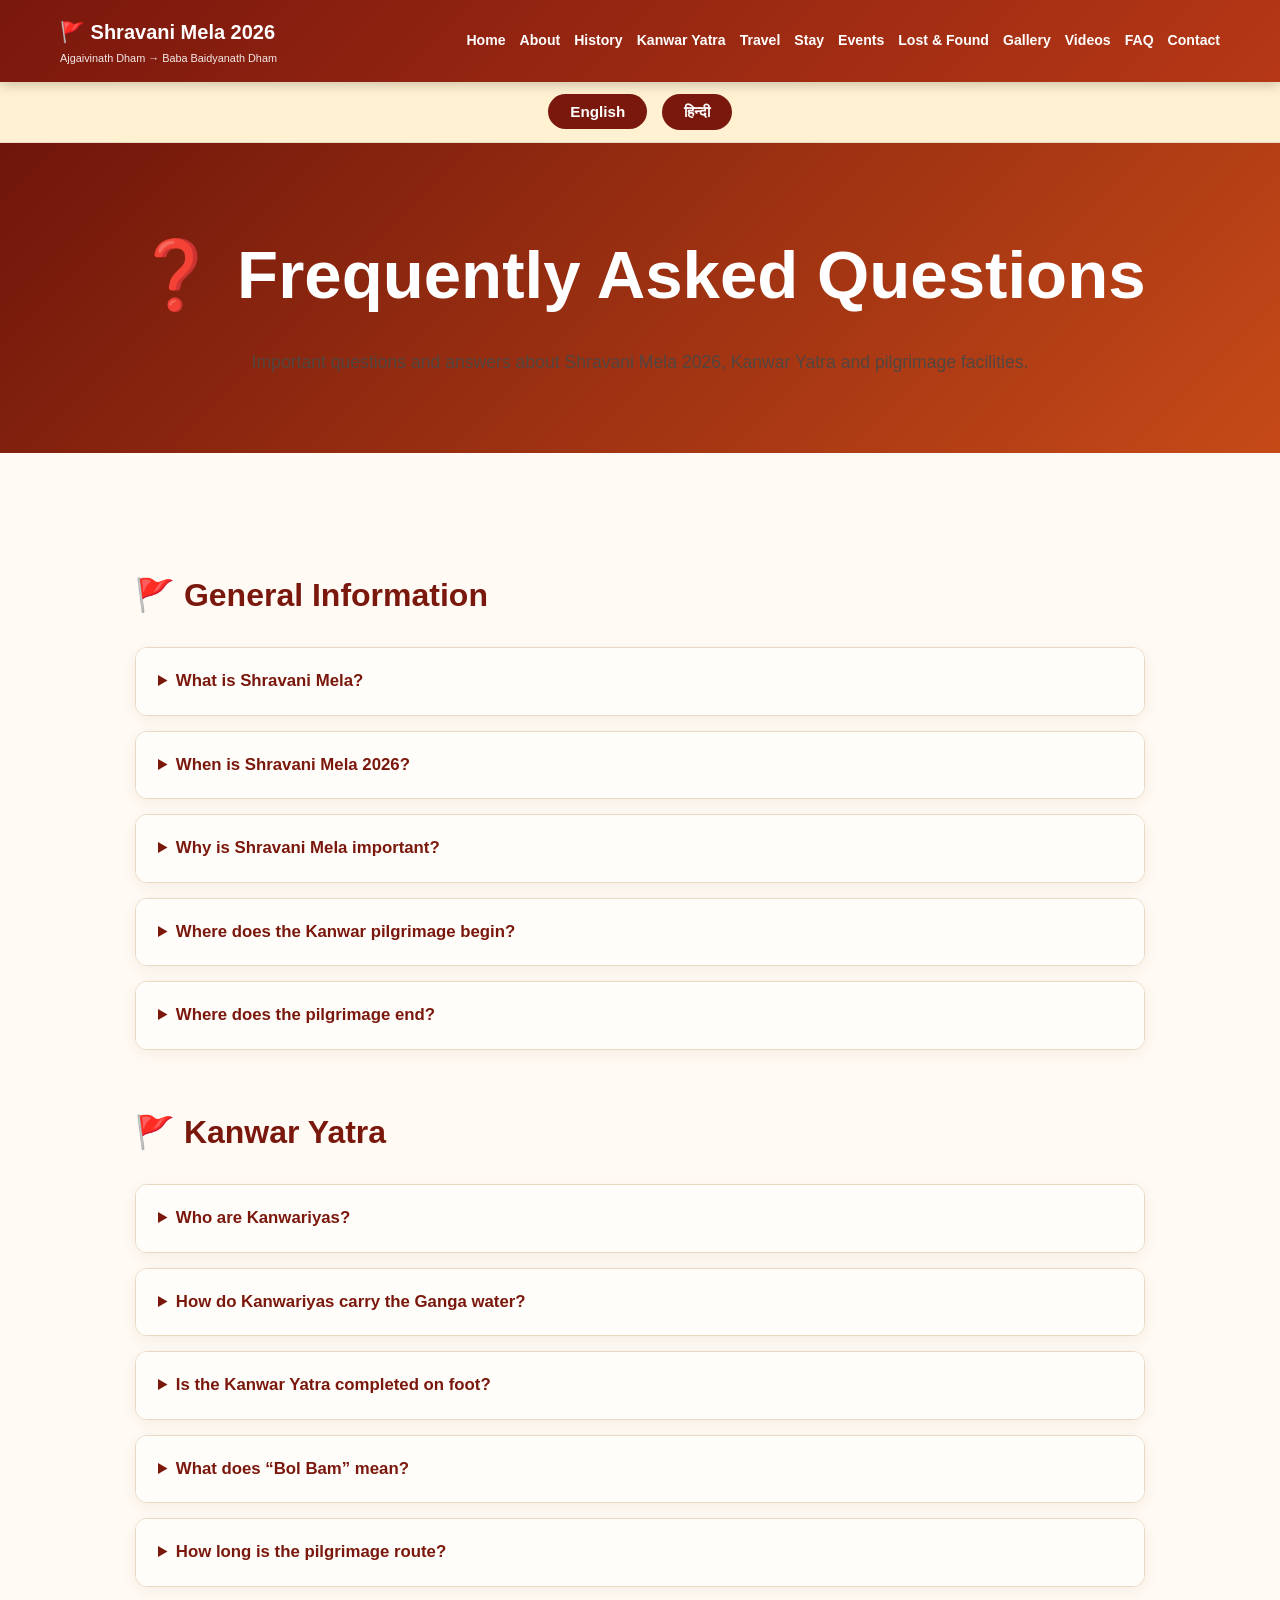
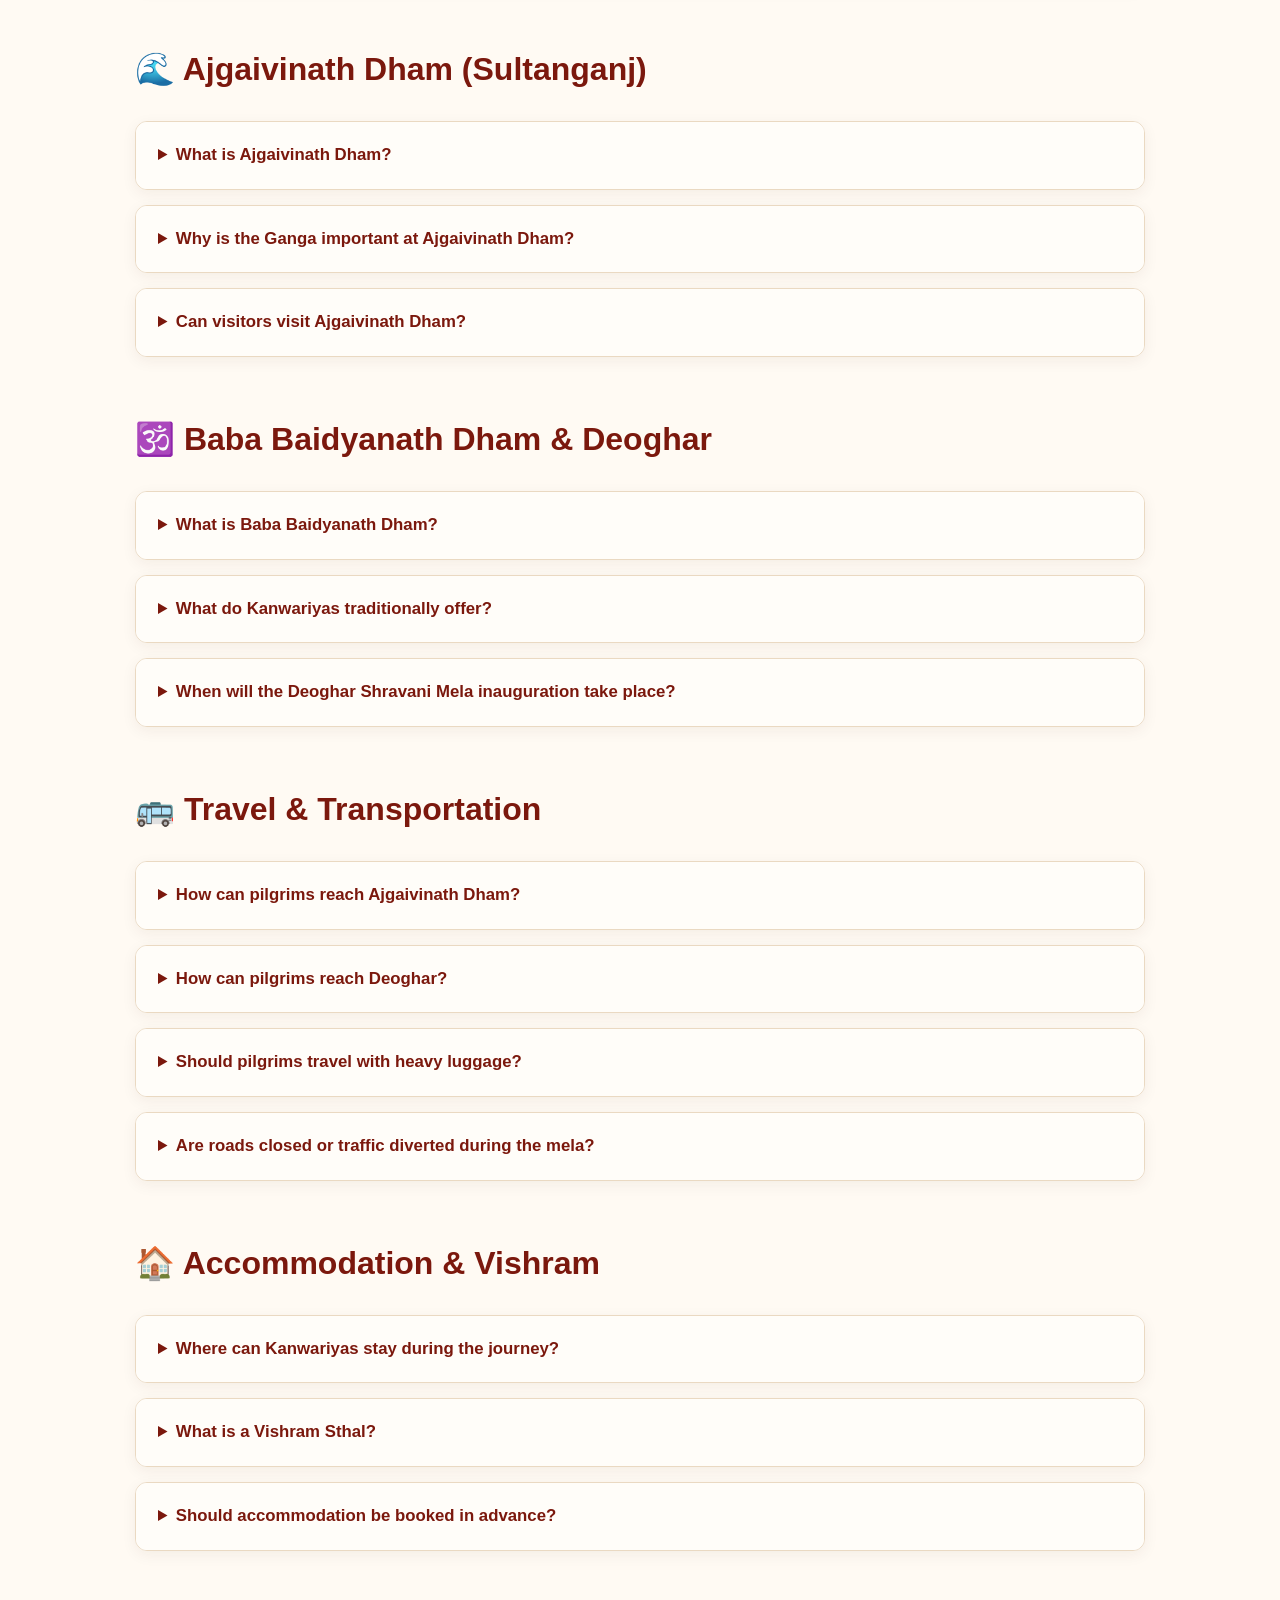
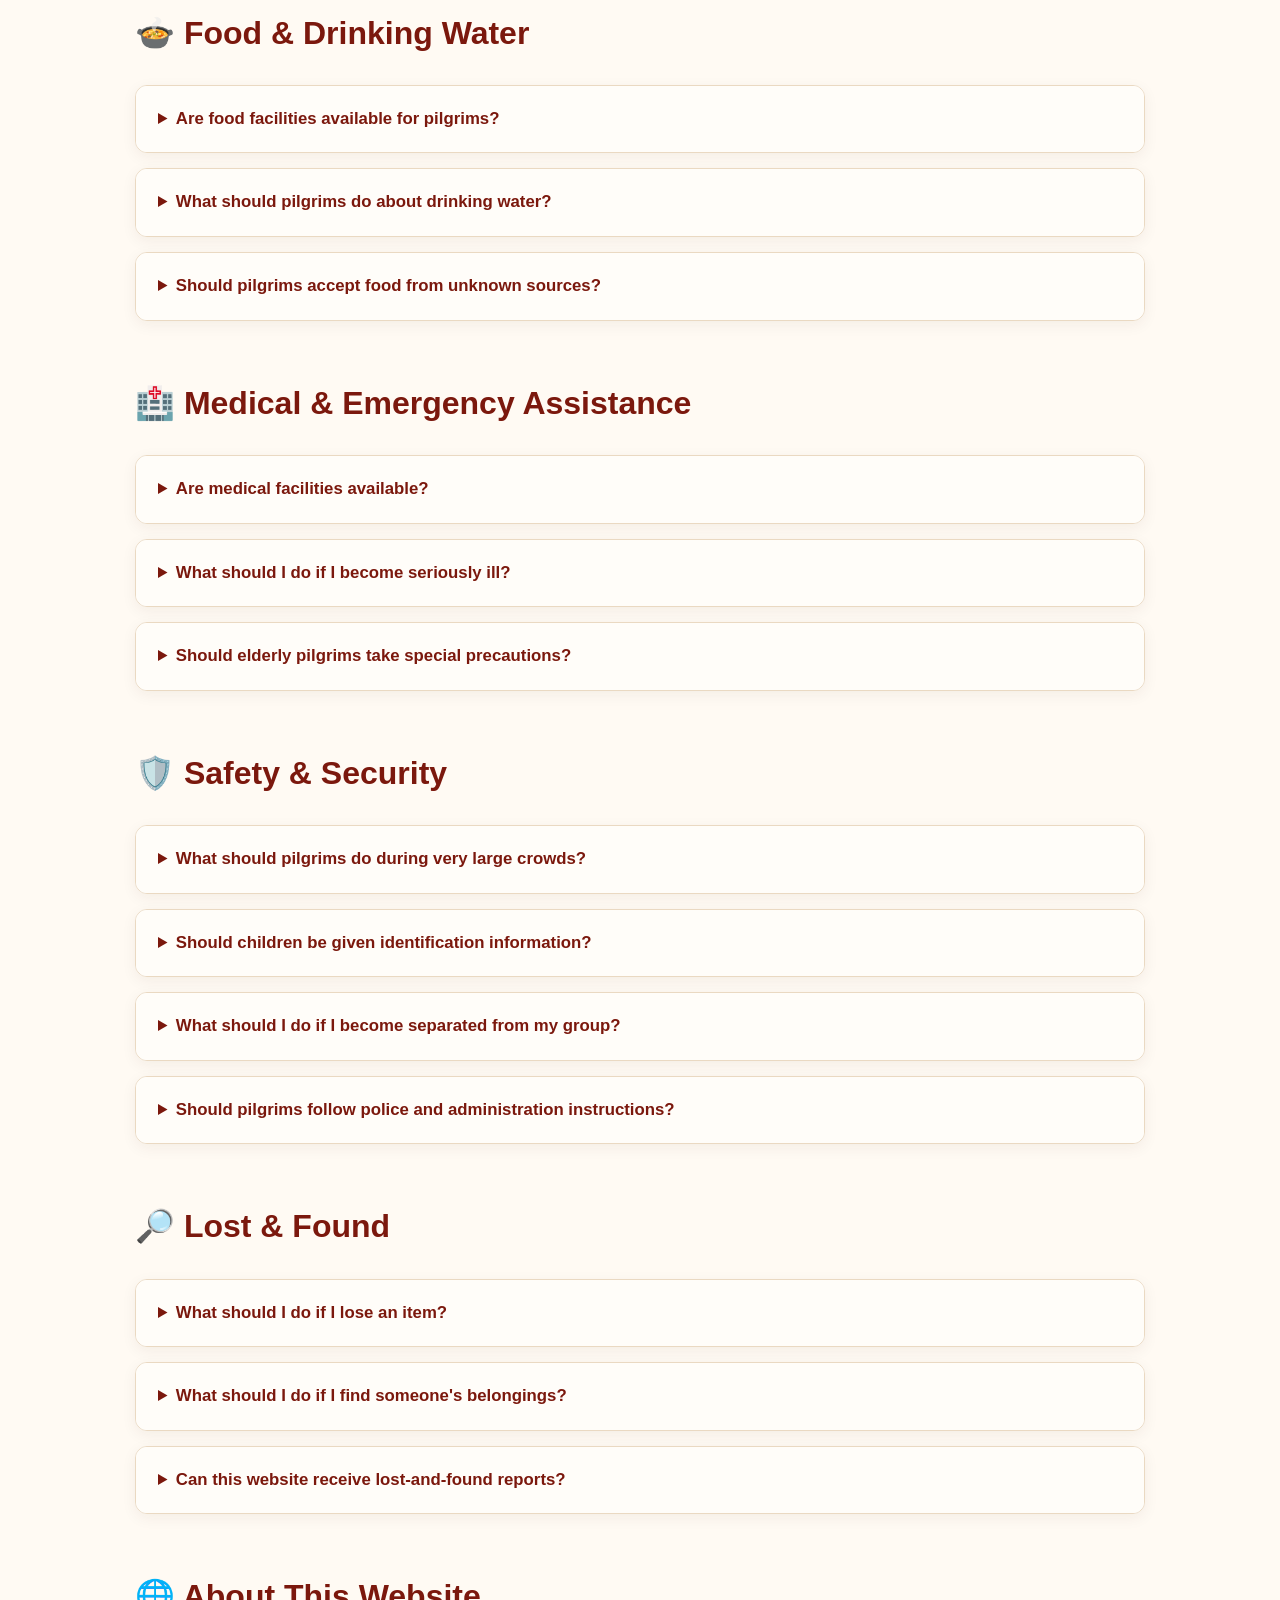
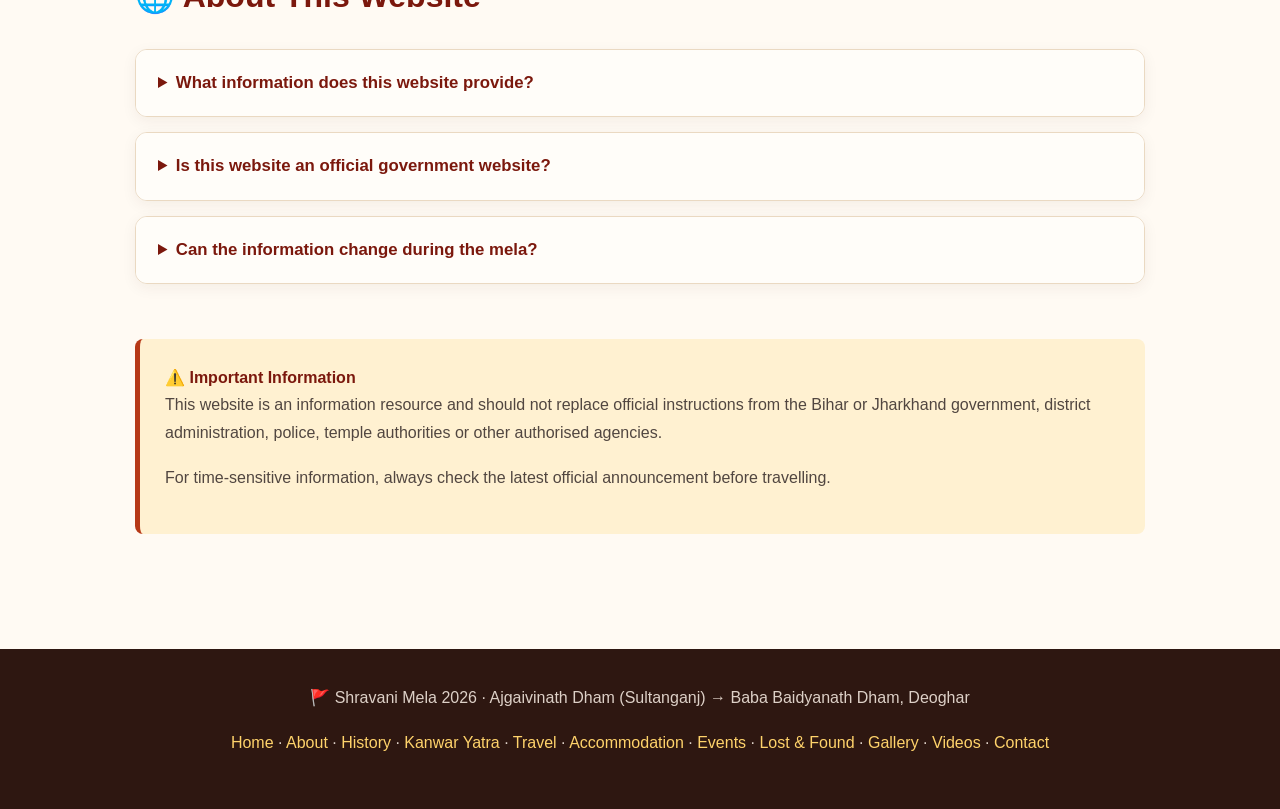
<file: faq.html>
<!DOCTYPE html> <html lang="en"> <head> <meta charset="UTF-8"> <meta name="viewport" content="width=device-width, initial-scale=1.0"> <title>FAQ | Shravani Mela 2026</title> <meta name="description" content="Frequently Asked Questions about Shravani Mela 2026, Kanwar Yatra, Ajgaivinath Dham (Sultanganj), pilgrimage route, Deoghar, accommodation, safety and pilgrim facilities."> <style> * { box-sizing: border-box; margin: 0; padding: 0; } html { scroll-behavior: smooth; } body { font-family: Arial, "Noto Sans Devanagari", "Nirmala UI", sans-serif; line-height: 1.7; color: #30241f; background: #fffaf3; } a { text-decoration: none; color: inherit; } /* HEADER */ header { background: linear-gradient(135deg, #7a170d, #b63816); color: white; position: sticky; top: 0; z-index: 1000; box-shadow: 0 3px 12px rgba(0,0,0,.2); } .nav { max-width: 1200px; margin: auto; padding: 15px 20px; display: flex; justify-content: space-between; align-items: center; gap: 20px; } .logo { font-size: 1.25rem; font-weight: 800; white-space: nowrap; } .logo small { display: block; font-size: .68rem; font-weight: normal; opacity: .9; } nav { display: flex; flex-wrap: wrap; justify-content: flex-end; gap: 14px; } nav a { font-size: .88rem; font-weight: 600; } nav a:hover { color: #ffd36b; } /* LANGUAGE */ .language-bar { background: #fff1d1; text-align: center; padding: 12px; border-bottom: 1px solid #ead9c2; } .language-bar button { border: none; padding: 9px 22px; margin: 0 5px; border-radius: 25px; cursor: pointer; font-weight: 700; font-size: .95rem; background: #7b180d; color: white; } .language-bar button:hover { background: #b63816; } /* HERO */ .hero { padding: 75px 20px; text-align: center; color: white; background: linear-gradient(135deg, #70160b, #c64a18); } .hero h1 { font-size: clamp(2.3rem, 6vw, 4.2rem); margin-bottom: 15px; } .hero p { max-width: 850px; margin: auto; font-size: 1.1rem; } /* MAIN */ main { max-width: 1050px; margin: auto; padding: 60px 20px; } section { margin-bottom: 55px; } h2 { color: #7b180d; font-size: 2rem; margin-bottom: 20px; } p { margin-bottom: 18px; color: #514640; } /* FAQ */ .faq-list { margin-top: 25px; } details { background: white; border: 1px solid #ead9c2; border-radius: 12px; margin-bottom: 15px; padding: 0; box-shadow: 0 4px 15px rgba(60,30,10,.06); overflow: hidden; } summary { cursor: pointer; padding: 19px 22px; font-weight: 700; color: #7b180d; font-size: 1.05rem; background: #fffdf9; } summary:hover { background: #fff1d1; } .answer { padding: 18px 22px 20px; border-top: 1px solid #ead9c2; color: #514640; } .answer p:last-child { margin-bottom: 0; } /* NOTICE */ .notice { background: #fff1d1; border-left: 5px solid #b63816; padding: 25px; border-radius: 8px; margin: 25px 0; } .notice strong { color: #7b180d; } /* HINDI */ .hindi { display: none; } /* FOOTER */ footer { background: #2e1711; color: #ddd0c7; padding: 35px 20px; text-align: center; } footer p { color: #ddd0c7; } footer a { color: #ffd36b; } /* MOBILE */ @media (max-width: 750px) { .nav { flex-direction: column; } nav { justify-content: center; } .hero { padding: 60px 18px; } main { padding: 45px 16px; } summary { font-size: 1rem; } } </style> </head> <body> <!-- ================= HEADER ================= --> <header> <div class="nav"> <a href="index.html" class="logo"> 🚩 Shravani Mela 2026 <small>Ajgaivinath Dham → Baba Baidyanath Dham</small> </a> <nav> <a href="index.html">Home</a> <a href="about.html">About</a> <a href="history.html">History</a> <a href="kanwar-yatra.html">Kanwar Yatra</a> <a href="travel-guide.html">Travel</a> <a href="accommodation.html">Stay</a> <a href="events.html">Events</a> <a href="lost-found.html">Lost & Found</a> <a href="gallery.html">Gallery</a> <a href="videos.html">Videos</a> <a href="faq.html">FAQ</a> <a href="contact.html">Contact</a> </nav> </div> </header> <!-- ================= LANGUAGE SWITCH ================= --> <div class="language-bar"> <button onclick="showEnglish()">English</button> <button onclick="showHindi()">हिन्दी</button> </div> <!-- ================================================= --> <!-- ================= ENGLISH ========================= --> <!-- ================================================= --> <div id="englishContent"> <section class="hero"> <h1>❓ Frequently Asked Questions</h1> <p> Important questions and answers about Shravani Mela 2026, Kanwar Yatra and pilgrimage facilities. </p> </section> <main> <!-- GENERAL --> <section> <h2>🚩 General Information</h2> <div class="faq-list"> <details> <summary>What is Shravani Mela?</summary> <div class="answer"> <p> Shravani Mela is a major religious pilgrimage associated with Lord Shiva. During the holy month of Shravan, large numbers of devotees undertake the Kanwar Yatra toward Baba Baidyanath Dham in Deoghar. </p> </div> </details> <details> <summary>When is Shravani Mela 2026?</summary> <div class="answer"> <p> Shravani Mela 2026 takes place during the holy month of Shravan. The exact official programme, dates and timings should be checked against current government and district administration announcements. </p> </div> </details> <details> <summary>Why is Shravani Mela important?</summary> <div class="answer"> <p> The mela brings together faith, pilgrimage, service, community participation and the traditional worship of Lord Shiva. </p> </div> </details> <details> <summary>Where does the Kanwar pilgrimage begin?</summary> <div class="answer"> <p> The pilgrimage begins at Ajgaivinath Dham (Sultanganj), Bihar, where Kanwariyas collect sacred water from the Ganga. </p> </div> </details> <details> <summary>Where does the pilgrimage end?</summary> <div class="answer"> <p> The traditional destination is Baba Baidyanath Dham in Deoghar, Jharkhand. </p> </div> </details> </div> </section> <!-- KANWAR --> <section> <h2>🚩 Kanwar Yatra</h2> <div class="faq-list"> <details> <summary>Who are Kanwariyas?</summary> <div class="answer"> <p> Devotees undertaking the Kanwar pilgrimage are commonly known as Kanwariyas. Many wear saffron clothing and carry a Kanwar containing sacred Ganga water. </p> </div> </details> <details> <summary>How do Kanwariyas carry the Ganga water?</summary> <div class="answer"> <p> The sacred water is traditionally carried in containers attached to a Kanwar, which pilgrims carry during their journey. </p> </div> </details> <details> <summary>Is the Kanwar Yatra completed on foot?</summary> <div class="answer"> <p> The traditional pilgrimage is undertaken on foot. Pilgrims should follow official route and safety instructions during the mela. </p> </div> </details> <details> <summary>What does “Bol Bam” mean?</summary> <div class="answer"> <p> “Bol Bam” is a devotional expression widely associated with the Kanwar pilgrimage and Lord Shiva devotion. </p> </div> </details> <details> <summary>How long is the pilgrimage route?</summary> <div class="answer"> <p> The commonly cited walking distance is around 105–110 km, depending on the route and measurement used. Official local route information should be followed for the current pilgrimage season. </p> </div> </details> </div> </section> <!-- AJGAIVINATH --> <section> <h2>🌊 Ajgaivinath Dham (Sultanganj)</h2> <div class="faq-list"> <details> <summary>What is Ajgaivinath Dham?</summary> <div class="answer"> <p> Ajgaivinath Dham is the sacred starting point of the Kanwar pilgrimage at Sultanganj in Bihar. </p> </div> </details> <details> <summary>Why is the Ganga important at Ajgaivinath Dham?</summary> <div class="answer"> <p> Kanwariyas traditionally collect sacred Ganga water at Ajgaivinath Dham before beginning their pilgrimage toward Baba Baidyanath Dham. </p> </div> </details> <details> <summary>Can visitors visit Ajgaivinath Dham?</summary> <div class="answer"> <p> Visitors and devotees can visit the sacred site subject to local administration, temple management and crowd management arrangements. </p> </div> </details> </div> </section> <!-- DEOGHAR --> <section> <h2>🕉️ Baba Baidyanath Dham & Deoghar</h2> <div class="faq-list"> <details> <summary>What is Baba Baidyanath Dham?</summary> <div class="answer"> <p> Baba Baidyanath Dham is a major Hindu pilgrimage centre in Deoghar, Jharkhand, associated with Lord Shiva. </p> </div> </details> <details> <summary>What do Kanwariyas traditionally offer?</summary> <div class="answer"> <p> Kanwariyas traditionally offer the sacred Ganga water they have carried from the pilgrimage's starting point to Baba Baidyanath. </p> </div> </details> <details> <summary>When will the Deoghar Shravani Mela inauguration take place?</summary> <div class="answer"> <p> The Deoghar-side inauguration programme is scheduled for July 30, 2026. Visitors should check the latest official district administration announcements for programme timings and arrangements. </p> </div> </details> </div> </section> <!-- TRAVEL --> <section> <h2>🚌 Travel & Transportation</h2> <div class="faq-list"> <details> <summary>How can pilgrims reach Ajgaivinath Dham?</summary> <div class="answer"> <p> Pilgrims can reach Sultanganj by available road and rail connections. During Shravani Mela, special arrangements may operate, so travellers should verify current transport schedules before departure. </p> </div> </details> <details> <summary>How can pilgrims reach Deoghar?</summary> <div class="answer"> <p> Deoghar can be reached by road, rail and air connections serving the region. Current transport schedules should be checked before travelling. </p> </div> </details> <details> <summary>Should pilgrims travel with heavy luggage?</summary> <div class="answer"> <p> It is generally advisable to carry only essential items and follow official baggage and security instructions. </p> </div> </details> <details> <summary>Are roads closed or traffic diverted during the mela?</summary> <div class="answer"> <p> Traffic restrictions, diversions and special routes may be introduced during peak pilgrimage periods. Always follow current instructions from the local administration and police. </p> </div> </details> </div> </section> <!-- ACCOMMODATION --> <section> <h2>🏠 Accommodation & Vishram</h2> <div class="faq-list"> <details> <summary>Where can Kanwariyas stay during the journey?</summary> <div class="answer"> <p> Depending on the location and official arrangements, pilgrims may find camps, rest areas, dharmshalas, community facilities and other accommodation options. </p> </div> </details> <details> <summary>What is a Vishram Sthal?</summary> <div class="answer"> <p> A Vishram Sthal is a designated resting facility where pilgrims can take a break during the journey. </p> </div> </details> <details> <summary>Should accommodation be booked in advance?</summary> <div class="answer"> <p> For hotels and private accommodation, advance booking is recommended during busy periods. Availability of free or community facilities depends on official arrangements. </p> </div> </details> </div> </section> <!-- FOOD --> <section> <h2>🍲 Food & Drinking Water</h2> <div class="faq-list"> <details> <summary>Are food facilities available for pilgrims?</summary> <div class="answer"> <p> During Shravani Mela, community kitchens, charitable service centres and other food facilities may operate along the pilgrimage route. </p> </div> </details> <details> <summary>What should pilgrims do about drinking water?</summary> <div class="answer"> <p> Pilgrims should use safe drinking-water facilities and carry water when appropriate. Follow official health and public-safety instructions. </p> </div> </details> <details> <summary>Should pilgrims accept food from unknown sources?</summary> <div class="answer"> <p> Pilgrims should use hygienic and trusted food facilities and exercise normal caution with food and water. </p> </div> </details> </div> </section> <!-- MEDICAL --> <section> <h2>🏥 Medical & Emergency Assistance</h2> <div class="faq-list"> <details> <summary>Are medical facilities available?</summary> <div class="answer"> <p> Special medical and first-aid facilities may be established during the mela. Their exact locations and operating arrangements should be checked through current official announcements. </p> </div> </details> <details> <summary>What should I do if I become seriously ill?</summary> <div class="answer"> <p> Seek assistance from the nearest authorised medical facility or emergency service and immediately inform mela volunteers or authorities if necessary. </p> </div> </details> <details> <summary>Should elderly pilgrims take special precautions?</summary> <div class="answer"> <p> Yes. Elderly pilgrims and people with health concerns should plan carefully, stay hydrated, take sufficient rest and follow medical advice. </p> </div> </details> </div> </section> <!-- SAFETY --> <section> <h2>🛡️ Safety & Security</h2> <div class="faq-list"> <details> <summary>What should pilgrims do during very large crowds?</summary> <div class="answer"> <p> Remain calm, follow barricades and official instructions, avoid pushing and stay with your group whenever possible. </p> </div> </details> <details> <summary>Should children be given identification information?</summary> <div class="answer"> <p> Yes. Parents and guardians should ensure that children have appropriate identification and emergency contact information. </p> </div> </details> <details> <summary>What should I do if I become separated from my group?</summary> <div class="answer"> <p> Go to an authorised help desk, police post, information centre or designated meeting point. Avoid wandering through unfamiliar crowded areas. </p> </div> </details> <details> <summary>Should pilgrims follow police and administration instructions?</summary> <div class="answer"> <p> Yes. Traffic, crowd-control, security and pilgrimage instructions are intended to protect pilgrims and should be followed. </p> </div> </section> <!-- LOST FOUND --> <section> <h2>🔎 Lost & Found</h2> <div class="faq-list"> <details> <summary>What should I do if I lose an item?</summary> <div class="answer"> <p> Report the loss to an authorised lost-and-found centre, help desk, police post or mela authority as soon as possible. </p> </div> </details> <details> <summary>What should I do if I find someone's belongings?</summary> <div class="answer"> <p> Hand found property to an authorised authority or designated lost-and-found centre rather than keeping it. </p> </div> </details> <details> <summary>Can this website receive lost-and-found reports?</summary> <div class="answer"> <p> The website can provide information about the lost-and-found system. Official reports should be made through authorised mela, police or district administration channels. </p> </div> </details> </div> </section> <!-- WEBSITE --> <section> <h2>🌐 About This Website</h2> <div class="faq-list"> <details> <summary>What information does this website provide?</summary> <div class="answer"> <p> The website provides information about the history, Kanwar Yatra, travel, accommodation, events, gallery, videos, lost-and-found information and other useful resources related to Shravani Mela. </p> </div> </details> <details> <summary>Is this website an official government website?</summary> <div class="answer"> <p> This website should not be presented as an official government website unless it has actually received official recognition or authorisation. Government announcements should be verified through official government and district administration sources. </p> </div> </details> <details> <summary>Can the information change during the mela?</summary> <div class="answer"> <p> Yes. Routes, traffic arrangements, accommodation, crowd-control measures, event schedules and facilities may change. Current official announcements should always take priority. </p> </div> </details> </div> </section> <!-- IMPORTANT NOTICE --> <section> <div class="notice"> <strong>⚠️ Important Information</strong> <p> This website is an information resource and should not replace official instructions from the Bihar or Jharkhand government, district administration, police, temple authorities or other authorised agencies. </p> <p> For time-sensitive information, always check the latest official announcement before travelling. </p> </div> </section> </main> </div> <!-- ================================================= --> <!-- ================= HINDI =========================== --> <!-- ================================================= --> <div id="hindiContent" class="hindi"> <section class="hero"> <h1>❓ अक्सर पूछे जाने वाले प्रश्न</h1> <p> श्रावणी मेला 2026, कांवर यात्रा और तीर्थयात्रियों की सुविधाओं से जुड़े महत्वपूर्ण प्रश्न और उत्तर। </p> </section> <main> <section> <h2>🚩 सामान्य जानकारी</h2> <div class="faq-list"> <details> <summary>श्रावणी मेला क्या है?</summary> <div class="answer"> <p> श्रावणी मेला भगवान शिव से जुड़ा एक प्रमुख धार्मिक तीर्थ आयोजन है। पवित्र श्रावण मास में बड़ी संख्या में श्रद्धालु कांवर यात्रा करके बाबा बैद्यनाथ धाम, देवघर पहुंचते हैं। </p> </div> </details> <details> <summary>श्रावणी मेला 2026 कब है?</summary> <div class="answer"> <p> श्रावणी मेला 2026 पवित्र श्रावण मास के दौरान आयोजित है। कार्यक्रम, तिथि और समय के लिए वर्तमान सरकारी और जिला प्रशासन की घोषणाओं को प्राथमिकता दें। </p> </div> </details> <details> <summary>श्रावणी मेला महत्वपूर्ण क्यों है?</summary> <div class="answer"> <p> यह मेला आस्था, तीर्थयात्रा, सेवा, सामुदायिक भागीदारी और भगवान शिव की आराधना की परंपरा को एक साथ जोड़ता है। </p> </div> </details> <details> <summary>कांवर यात्रा कहां से शुरू होती है?</summary> <div class="answer"> <p> कांवर यात्रा बिहार के अजगैवीनाथ धाम (सुल्तानगंज) से शुरू होती है, जहां कांवरिये गंगा से पवित्र गंगाजल लेते हैं। </p> </div> </details> <details> <summary>कांवर यात्रा कहां समाप्त होती है?</summary> <div class="answer"> <p> परंपरागत रूप से कांवर यात्रा का गंतव्य झारखंड के देवघर स्थित बाबा बैद्यनाथ धाम है। </p> </div> </details> </div> </section> <section> <h2>🚩 कांवर यात्रा</h2> <div class="faq-list"> <details> <summary>कांवरिये कौन होते हैं?</summary> <div class="answer"> <p> कांवर यात्रा करने वाले श्रद्धालुओं को सामान्यतः कांवरिया कहा जाता है। अनेक श्रद्धालु भगवा वस्त्र धारण करते हैं और कांवर में पवित्र गंगाजल लेकर चलते हैं। </p> </div> </details> <details> <summary>कांवरिये गंगाजल कैसे ले जाते हैं?</summary> <div class="answer"> <p> पवित्र जल को परंपरागत रूप से कांवर से जुड़े पात्रों में रखा जाता है और यात्रा के दौरान कांवर के साथ ले जाया जाता है। </p> </div> </details> <details> <summary>क्या कांवर यात्रा पैदल पूरी की जाती है?</summary> <div class="answer"> <p> परंपरागत रूप से यह यात्रा पैदल की जाती है। यात्रा के दौरान प्रशासन द्वारा जारी मार्ग और सुरक्षा निर्देशों का पालन करना चाहिए। </p> </div> </details> <details> <summary>“बोल बम” का क्या अर्थ है?</summary> <div class="answer"> <p> “बोल बम” कांवर यात्रा और भगवान शिव की भक्ति से जुड़ा एक लोकप्रिय धार्मिक उद्घोष है। </p> </div> </details> <details> <summary>कांवर यात्रा की दूरी कितनी है?</summary> <div class="answer"> <p> प्रचलित जानकारी के अनुसार पैदल दूरी लगभग 105 से 110 किलोमीटर के बीच बताई जाती है। वर्तमान यात्रा मार्ग के लिए आधिकारिक स्थानीय जानकारी को प्राथमिकता देनी चाहिए। </p> </div> </details> </div> </section> <section> <h2>🌊 अजगैवीनाथ धाम (सुल्तानगंज)</h2> <div class="faq-list"> <details> <summary>अजगैवीनाथ धाम क्या है?</summary> <div class="answer"> <p> अजगैवीनाथ धाम बिहार के सुल्तानगंज में स्थित कांवर यात्रा का पवित्र प्रारंभिक स्थल है। </p> </div> </details> <details> <summary>अजगैवीनाथ धाम में गंगा का क्या महत्व है?</summary> <div class="answer"> <p> कांवरिये अजगैवीनाथ धाम से पवित्र गंगाजल लेकर बाबा बैद्यनाथ धाम की ओर अपनी यात्रा शुरू करते हैं। </p> </div> </details> <details> <summary>क्या श्रद्धालु अजगैवीनाथ धाम जा सकते हैं?</summary> <div class="answer"> <p> श्रद्धालु और पर्यटक इस पवित्र स्थल पर जा सकते हैं, लेकिन स्थानीय प्रशासन, मंदिर प्रबंधन और भीड़ व्यवस्था के निर्देशों का पालन करना चाहिए। </p> </div> </details> </div> </section> <section> <h2>🕉️ बाबा बैद्यनाथ धाम और देवघर</h2> <div class="faq-list"> <details> <summary>बाबा बैद्यनाथ धाम क्या है?</summary> <div class="answer"> <p> बाबा बैद्यनाथ धाम झारखंड के देवघर में स्थित भगवान शिव का एक प्रमुख हिंदू तीर्थस्थल है। </p> </div> </details> <details> <summary>कांवरिये क्या अर्पित करते हैं?</summary> <div class="answer"> <p> कांवरिये परंपरागत रूप से यात्रा के प्रारंभिक स्थल से लाया गया पवित्र गंगाजल बाबा बैद्यनाथ को अर्पित करते हैं। </p> </div> </details> <details> <summary>देवघर में श्रावणी मेला का उद्घाटन कब होगा?</summary> <div class="answer"> <p> देवघर में श्रावणी मेला के उद्घाटन का कार्यक्रम 30 जुलाई 2026 को निर्धारित है। कार्यक्रम के समय और व्यवस्था के लिए नवीनतम आधिकारिक सूचना देखें। </p> </div> </details> </div> </section> <section> <h2>🚌 यात्रा और परिवहन</h2> <div class="faq-list"> <details> <summary>अजगैवीनाथ धाम कैसे पहुंचें?</summary> <div class="answer"> <p> सुल्तानगंज तक सड़क और रेल मार्ग से पहुंचा जा सकता है। श्रावणी मेला के दौरान विशेष परिवहन व्यवस्था हो सकती है, इसलिए यात्रा से पहले वर्तमान समय-सारणी की जांच करें। </p> </div> </details> <details> <summary>देवघर कैसे पहुंचें?</summary> <div class="answer"> <p> देवघर तक सड़क, रेल और क्षेत्र में उपलब्ध हवाई संपर्क के माध्यम से पहुंचा जा सकता है। यात्रा से पहले वर्तमान परिवहन व्यवस्था की जांच करें। </p> </div> </details> <details> <summary>क्या भारी सामान लेकर यात्रा करनी चाहिए?</summary> <div class="answer"> <p> केवल आवश्यक सामान लेकर चलना और प्रशासन द्वारा जारी सुरक्षा एवं सामान संबंधी निर्देशों का पालन करना उचित है। </p> </div> </details> <details> <summary>क्या मेले के दौरान यातायात बदला जा सकता है?</summary> <div class="answer"> <p> भीड़ और यात्रा की स्थिति के अनुसार यातायात मार्ग, डायवर्जन और प्रतिबंध लगाए जा सकते हैं। पुलिस और स्थानीय प्रशासन के वर्तमान निर्देशों का पालन करें। </p> </div> </details> </div> </section> <section> <h2>🏠 आवास और विश्राम</h2> <div class="faq-list"> <details> <summary>कांवरिये यात्रा के दौरान कहां रुक सकते हैं?</summary> <div class="answer"> <p> स्थान और सरकारी व्यवस्था के अनुसार यात्रियों को शिविर, विश्राम स्थल, धर्मशाला, सामुदायिक सुविधाएं और अन्य आवास विकल्प मिल सकते हैं। </p> </div> </details> <details> <summary>विश्राम स्थल क्या होता है?</summary> <div class="answer"> <p> विश्राम स्थल वह निर्धारित स्थान है जहां तीर्थयात्री यात्रा के दौरान कुछ समय रुककर आराम कर सकते हैं। </p> </div> </details> <details> <summary>क्या आवास पहले से बुक करना चाहिए?</summary> <div class="answer"> <p> होटल और निजी आवास के लिए भीड़ वाले समय में पहले से बुकिंग करना उचित है। नि:शुल्क या सामुदायिक सुविधाओं की उपलब्धता सरकारी व्यवस्था पर निर्भर करती है। </p> </div> </details> </div> </section> <section> <h2>🍲 भोजन और पेयजल</h2> <div class="faq-list"> <details> <summary>क्या कांवरियों के लिए भोजन उपलब्ध होता है?</summary> <div class="answer"> <p> श्रावणी मेला के दौरान यात्रा मार्ग पर सामुदायिक रसोई, सेवा केंद्र और अन्य भोजन सुविधाएं संचालित हो सकती हैं। </p> </div> </details> <details> <summary>पीने के पानी के बारे में क्या सावधानी रखें?</summary> <div class="answer"> <p> सुरक्षित पेयजल का उपयोग करें और आवश्यकता होने पर अपने साथ पानी रखें। स्वास्थ्य और सार्वजनिक सुरक्षा के आधिकारिक निर्देशों का पालन करें। </p> </div> </details> <details> <summary>क्या किसी भी स्थान से भोजन लेना उचित है?</summary> <div class="answer"> <p> स्वच्छ और विश्वसनीय भोजन सुविधाओं का उपयोग करना और भोजन तथा पानी के मामले में सामान्य सावधानी बरतना उचित है। </p> </div> </details> </div> </section> <section> <h2>🏥 चिकित्सा और आपात सहायता</h2> <div class="faq-list"> <details> <summary>क्या चिकित्सा सुविधाएं उपलब्ध रहेंगी?</summary> <div class="answer"> <p> मेले के दौरान विशेष चिकित्सा और प्राथमिक उपचार केंद्र स्थापित किए जा सकते हैं। उनके स्थान और संचालन की वर्तमान जानकारी आधिकारिक स्रोतों से प्राप्त करें। </p> </div> </details> <details> <summary>गंभीर बीमारी होने पर क्या करें?</summary> <div class="answer"> <p> निकटतम अधिकृत चिकित्सा केंद्र या आपात सेवा से सहायता लें और आवश्यकता होने पर मेला स्वयंसेवकों या अधिकारियों को तुरंत सूचित करें। </p> </div> </details> <details> <summary>क्या बुजुर्ग श्रद्धालुओं को विशेष सावधानी रखनी चाहिए?</summary> <div class="answer"> <p> हां। बुजुर्ग और स्वास्थ्य संबंधी समस्या वाले श्रद्धालु यात्रा की उचित योजना बनाएं, पर्याप्त पानी पिएं, पर्याप्त आराम करें और चिकित्सकीय सलाह का पालन करें। </p> </div> </details> </div> </section> <section> <h2>🛡️ सुरक्षा</h2> <div class="faq-list"> <details> <summary>बहुत अधिक भीड़ होने पर क्या करें?</summary> <div class="answer"> <p> शांत रहें, बैरिकेड और आधिकारिक निर्देशों का पालन करें, धक्का-मुक्की न करें और संभव हो तो अपने समूह के साथ रहें। </p> </div> </details> <details> <summary>क्या बच्चों के पास पहचान संबंधी जानकारी होनी चाहिए?</summary> <div class="answer"> <p> हां। माता-पिता और अभिभावकों को बच्चों के पास उचित पहचान और आपातकालीन संपर्क जानकारी रखने की व्यवस्था करनी चाहिए। </p> </div> </details> <details> <summary>समूह से अलग हो जाने पर क्या करें?</summary> <div class="answer"> <p> अधिकृत सहायता केंद्र, पुलिस चौकी, सूचना केंद्र या निर्धारित मिलन स्थल पर जाएं। भीड़ वाले अनजान क्षेत्रों में अकेले भटकने से बचें। </p> </div> </details> <details> <summary>क्या पुलिस और प्रशासन के निर्देशों का पालन करना चाहिए?</summary> <div class="answer"> <p> हां। यातायात, भीड़ नियंत्रण, सुरक्षा और तीर्थयात्रा से जुड़े निर्देश श्रद्धालुओं की सुरक्षा के लिए होते हैं। </p> </div> </details> </div> </section> <section> <h2>🔎 खोया-पाया</h2> <div class="faq-list"> <details> <summary>सामान खो जाने पर क्या करें?</summary> <div class="answer"> <p> जितनी जल्दी हो सके अधिकृत खोया-पाया केंद्र, सहायता केंद्र, पुलिस चौकी या मेला प्राधिकरण को सूचना दें। </p> </div> </details> <details> <summary>किसी का सामान मिलने पर क्या करें?</summary> <div class="answer"> <p> मिली हुई वस्तु को अपने पास रखने के बजाय अधिकृत अधिकारी या निर्धारित खोया-पाया केंद्र को सौंप दें। </p> </div> </details> <details> <summary>क्या यह वेबसाइट खोया-पाया सूचना ले सकती है?</summary> <div class="answer"> <p> वेबसाइट खोया-पाया व्यवस्था के बारे में जानकारी दे सकती है। वास्तविक रिपोर्ट अधिकृत मेला, पुलिस या जिला प्रशासन के माध्यम से दर्ज करनी चाहिए। </p> </div> </details> </div> </section> <section> <h2>🌐 इस वेबसाइट के बारे में</h2> <div class="faq-list"> <details> <summary>इस वेबसाइट पर क्या जानकारी मिलेगी?</summary> <div class="answer"> <p> यह वेबसाइट इतिहास, कांवर यात्रा, यात्रा मार्ग, आवास, कार्यक्रम, फोटो गैलरी, वीडियो, खोया-पाया और श्रावणी मेला से जुड़ी अन्य उपयोगी जानकारी प्रदान करने के लिए बनाई गई है। </p> </div> </details> <details> <summary>क्या यह सरकारी आधिकारिक वेबसाइट है?</summary> <div class="answer"> <p> जब तक इसे सरकारी मान्यता या अधिकृत स्वीकृति प्राप्त न हो, इस वेबसाइट को सरकारी आधिकारिक वेबसाइट के रूप में प्रस्तुत नहीं किया जाना चाहिए। सरकारी घोषणाओं की पुष्टि संबंधित सरकारी और जिला प्रशासन के आधिकारिक स्रोतों से करें। </p> </div> </details> <details> <summary>क्या मेले के दौरान जानकारी बदल सकती है?</summary> <div class="answer"> <p> हां। मार्ग, यातायात व्यवस्था, आवास, भीड़ नियंत्रण, कार्यक्रम और सुविधाओं में बदलाव हो सकता है। नवीनतम आधिकारिक सूचना को हमेशा प्राथमिकता दें। </p> </div> </details> </div> </section> <section> <div class="notice"> <strong>⚠️ महत्वपूर्ण सूचना</strong> <p> यह वेबसाइट एक सूचना संसाधन है। इसे बिहार या झारखंड सरकार, जिला प्रशासन, पुलिस, मंदिर प्रशासन या अन्य अधिकृत एजेंसियों के आधिकारिक निर्देशों का विकल्प नहीं माना जाना चाहिए। </p> <p> समय-संवेदनशील जानकारी के लिए यात्रा से पहले नवीनतम आधिकारिक घोषणा अवश्य देखें। </p> </div> </section> </main> </div> <!-- ================= FOOTER ================= --> <footer> <p> 🚩 Shravani Mela 2026 · Ajgaivinath Dham (Sultanganj) → Baba Baidyanath Dham, Deoghar </p> <p> <a href="index.html">Home</a> · <a href="about.html">About</a> · <a href="history.html">History</a> · <a href="kanwar-yatra.html">Kanwar Yatra</a> · <a href="travel-guide.html">Travel</a> · <a href="accommodation.html">Accommodation</a> · <a href="events.html">Events</a> · <a href="lost-found.html">Lost & Found</a> · <a href="gallery.html">Gallery</a> · <a href="videos.html">Videos</a> · <a href="contact.html">Contact</a> </p> </footer> <script> function showEnglish() { document.getElementById("englishContent").style.display = "block"; document.getElementById("hindiContent").style.display = "none"; } function showHindi() { document.getElementById("englishContent").style.display = "none"; document.getElementById("hindiContent").style.display = "block"; } </script> </body> </html>
</file>
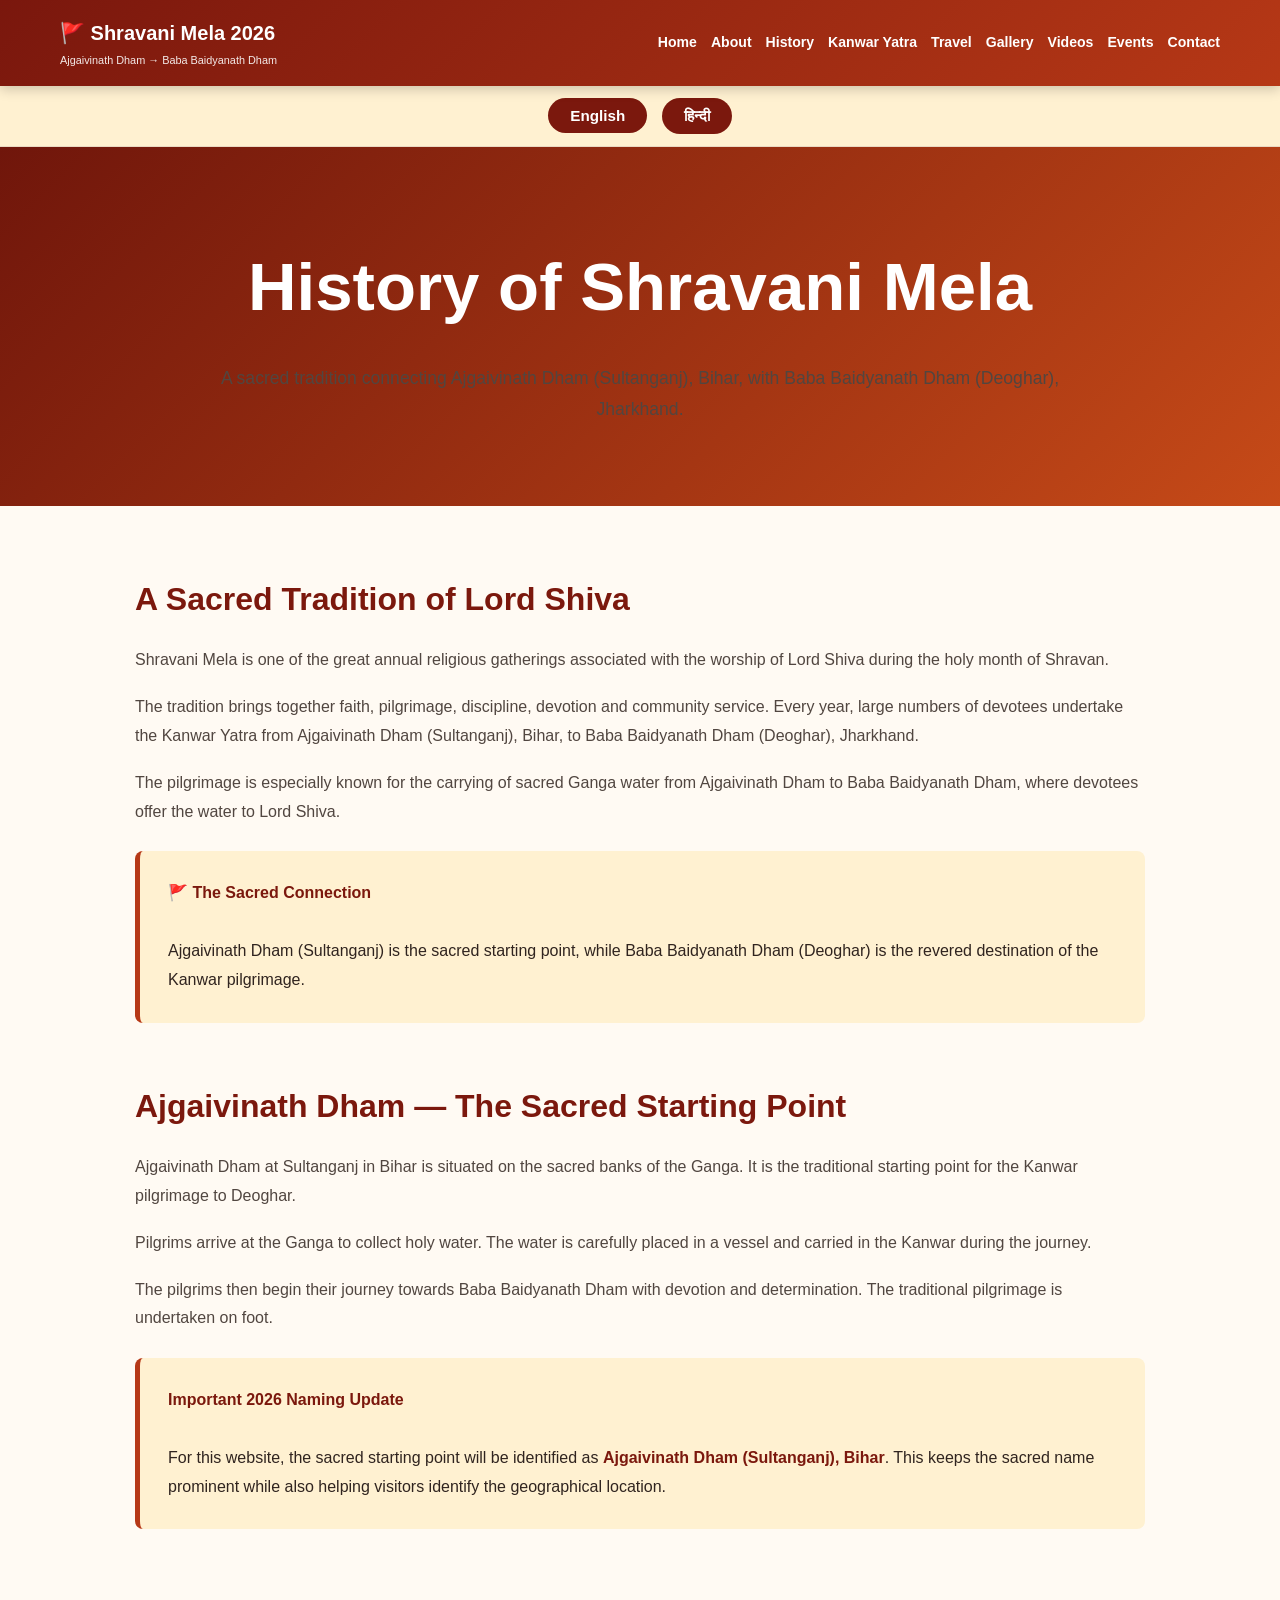
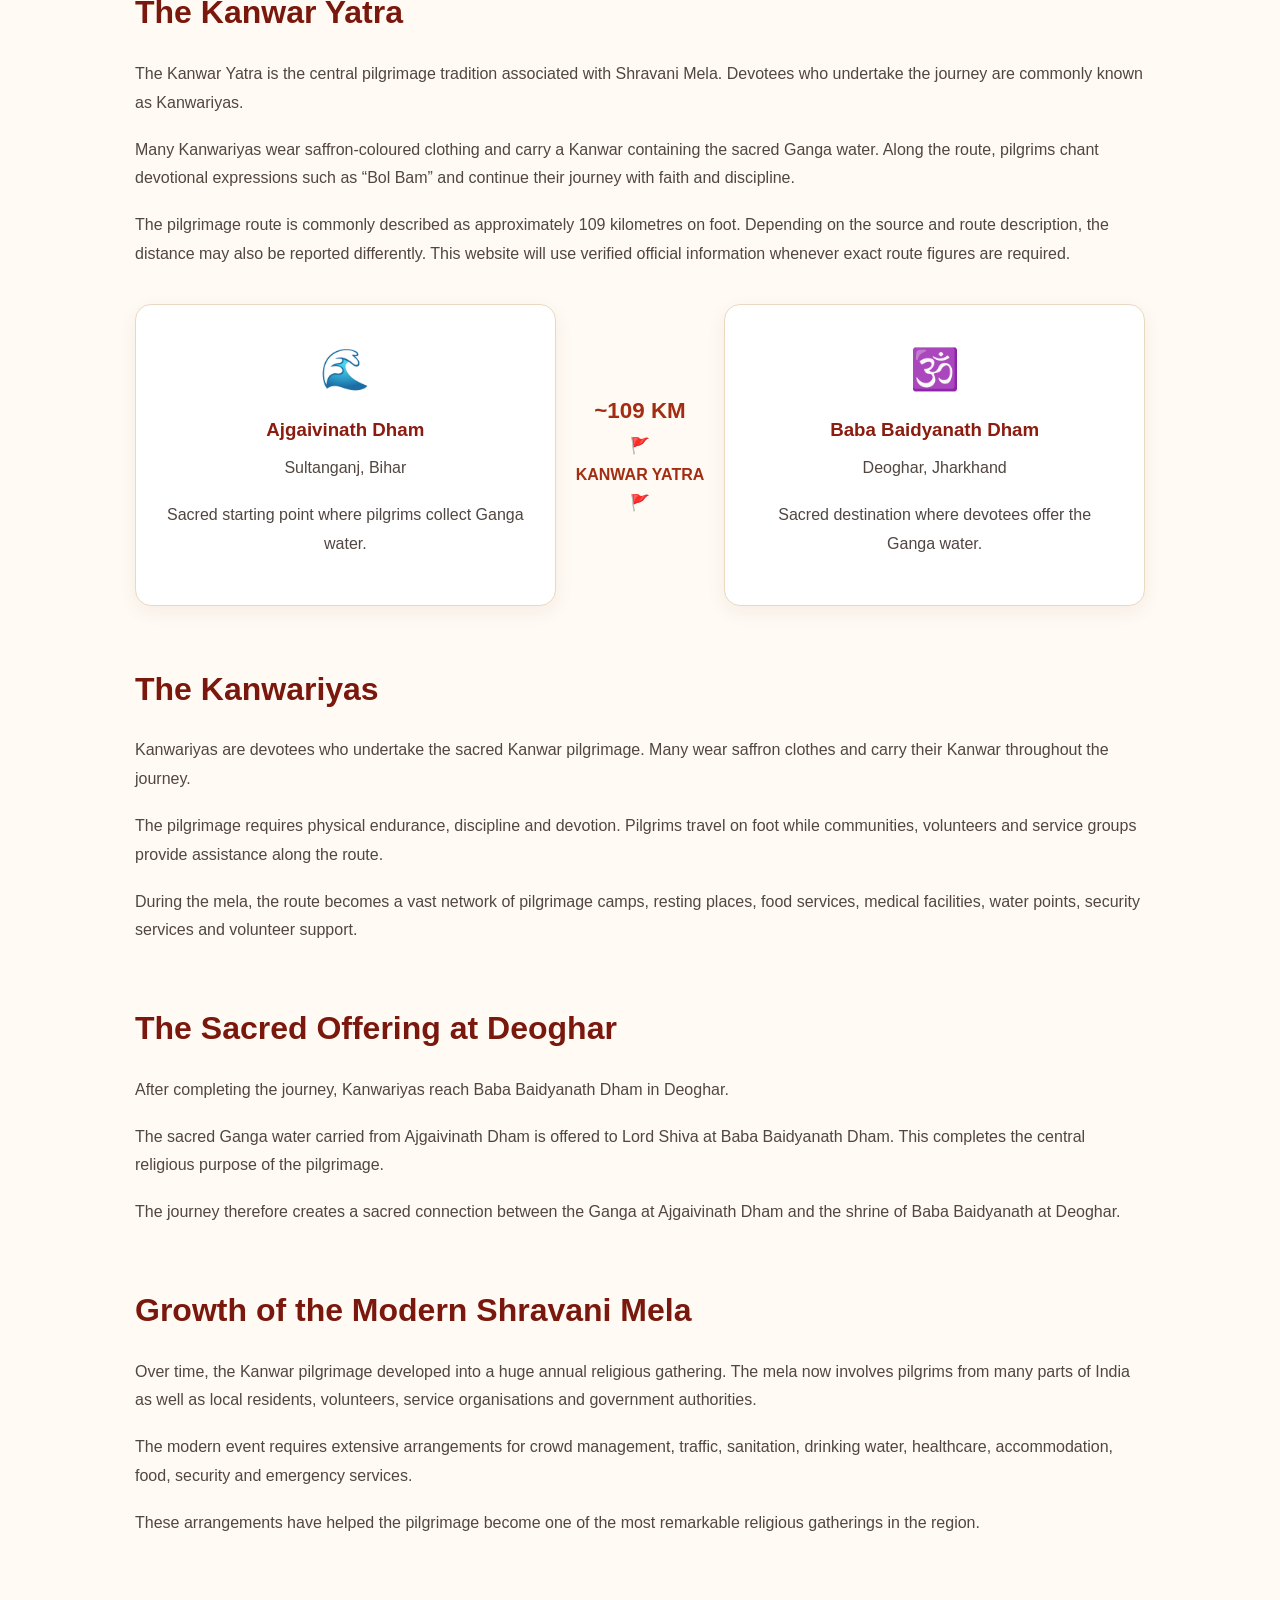
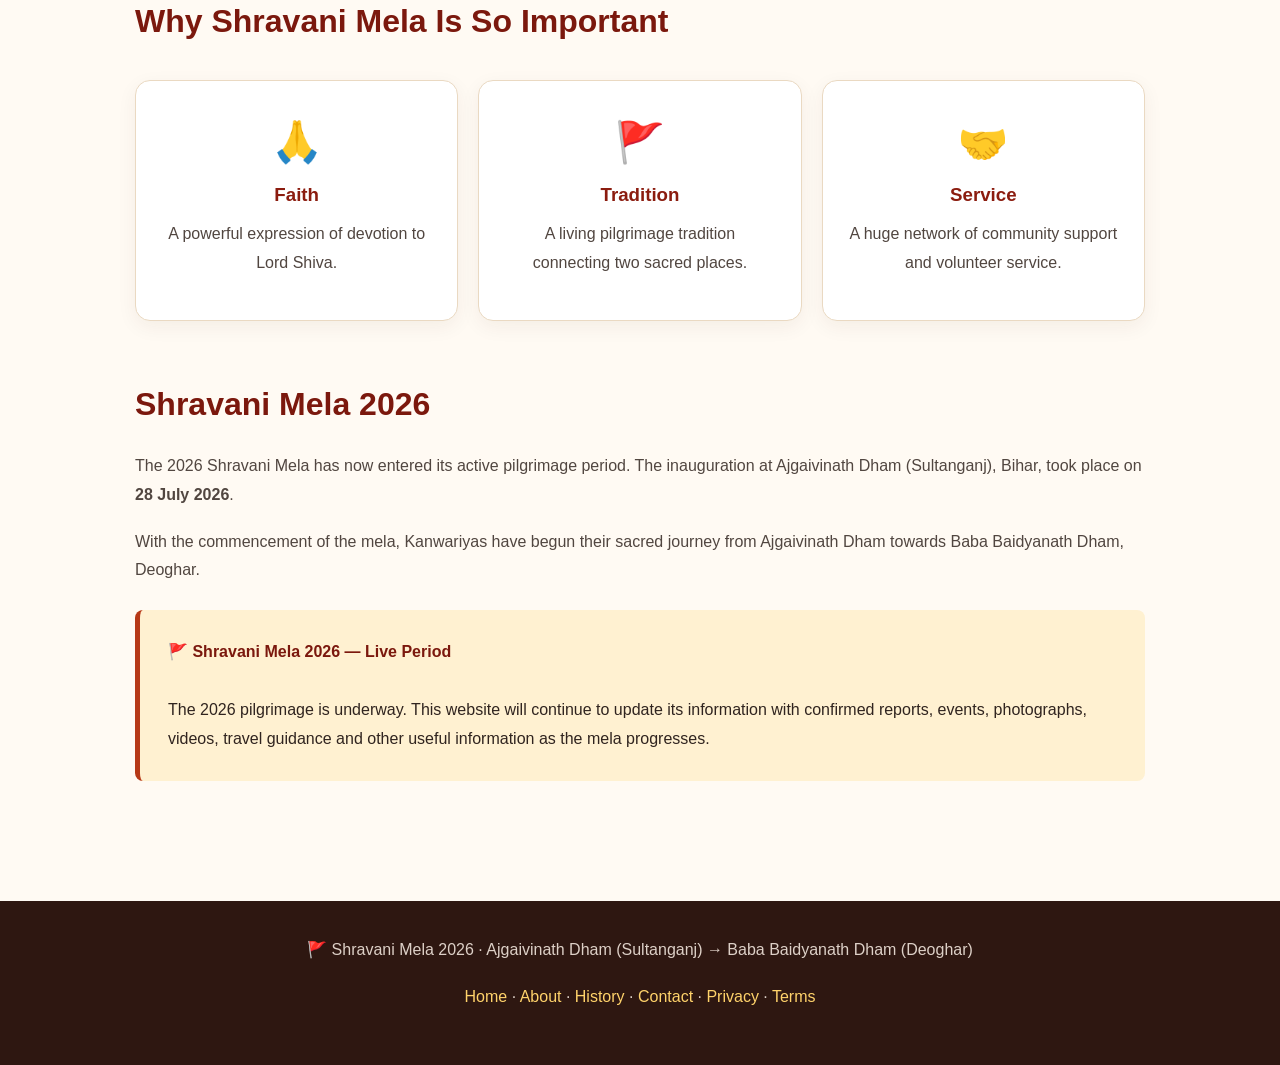
<file: history.html>
<!DOCTYPE html> <html lang="en"> <head> <meta charset="UTF-8"> <meta name="viewport" content="width=device-width, initial-scale=1.0"> <title>History of Shravani Mela 2026 | श्रावणी मेला का इतिहास</title> <meta name="description" content="History, traditions and religious significance of Shravani Mela 2026, the sacred Kanwar pilgrimage from Ajgaivinath Dham (Sultanganj), Bihar, to Baba Baidyanath Dham (Deoghar), Jharkhand."> <style> * { box-sizing: border-box; margin: 0; padding: 0; } html { scroll-behavior: smooth; } body { font-family: Arial, "Noto Sans Devanagari", "Nirmala UI", sans-serif; line-height: 1.8; color: #30241f; background: #fffaf3; } a { text-decoration: none; color: inherit; } header { background: linear-gradient(135deg, #7a170d, #b63816); color: white; position: sticky; top: 0; z-index: 1000; box-shadow: 0 3px 12px rgba(0,0,0,.2); } .nav { max-width: 1200px; margin: auto; padding: 15px 20px; display: flex; justify-content: space-between; align-items: center; gap: 20px; } .logo { font-size: 1.25rem; font-weight: 800; white-space: nowrap; } .logo small { display: block; font-size: .68rem; font-weight: normal; opacity: .9; } nav { display: flex; flex-wrap: wrap; justify-content: flex-end; gap: 14px; } nav a { font-size: .88rem; font-weight: 600; } nav a:hover { color: #ffd36b; } .language-bar { background: #fff1d1; text-align: center; padding: 12px; border-bottom: 1px solid #ead9c2; } .language-bar button { border: none; padding: 9px 22px; margin: 0 5px; border-radius: 25px; cursor: pointer; font-weight: 700; font-size: .95rem; background: #7b180d; color: white; } .language-bar button:hover { background: #b63816; } .hero { padding: 80px 20px; text-align: center; color: white; background: linear-gradient(135deg, #70160b, #c64a18); } .hero h1 { font-size: clamp(2.4rem, 6vw, 4.2rem); margin-bottom: 15px; } .hero p { max-width: 850px; margin: auto; font-size: 1.1rem; } main { max-width: 1050px; margin: auto; padding: 65px 20px; } .content-section { margin-bottom: 55px; } h2 { color: #7b180d; font-size: 2rem; margin-bottom: 18px; } p { margin-bottom: 18px; color: #514640; } .fact-box { padding: 28px; background: #fff1d1; border-left: 5px solid #b63816; border-radius: 8px; margin-top: 25px; } .fact-box strong { color: #7b180d; } .journey { display: grid; grid-template-columns: 1fr auto 1fr; gap: 20px; align-items: center; margin: 35px 0; } .place { padding: 28px; text-align: center; background: white; border: 1px solid #ead9c2; border-radius: 16px; box-shadow: 0 6px 20px rgba(60,30,10,.06); } .place h3 { color: #8b1c0f; margin: 8px 0; } .icon { font-size: 2.5rem; } .route { text-align: center; color: #a32d12; font-weight: bold; } .route strong { display: block; font-size: 1.4rem; } .highlight { display: grid; grid-template-columns: repeat(3, 1fr); gap: 20px; margin-top: 30px; } .card { background: white; padding: 25px; text-align: center; border: 1px solid #ead9c2; border-radius: 15px; box-shadow: 0 6px 20px rgba(60,30,10,.06); } .card h3 { color: #8b1c0f; margin-bottom: 8px; } .hindi { display: none; } .hindi p, .hindi h1, .hindi h2, .hindi h3 { font-family: "Noto Sans Devanagari", "Nirmala UI", Arial, sans-serif; } footer { background: #2e1711; color: #ddd0c7; padding: 35px 20px; text-align: center; } footer p { color: #ddd0c7; } footer a { color: #ffd36b; } @media (max-width: 800px) { .nav { flex-direction: column; } nav { justify-content: center; } .journey { grid-template-columns: 1fr; } .route { transform: rotate(90deg); } .highlight { grid-template-columns: 1fr; } } </style> </head> <body> <header> <div class="nav"> <a href="index.html" class="logo"> 🚩 Shravani Mela 2026 <small>Ajgaivinath Dham → Baba Baidyanath Dham</small> </a> <nav> <a href="index.html">Home</a> <a href="about.html">About</a> <a href="history.html">History</a> <a href="kanwar-yatra.html">Kanwar Yatra</a> <a href="travel-guide.html">Travel</a> <a href="gallery.html">Gallery</a> <a href="videos.html">Videos</a> <a href="events.html">Events</a> <a href="contact.html">Contact</a> </nav> </div> </header> <div class="language-bar"> <button onclick="showEnglish()">English</button> <button onclick="showHindi()">हिन्दी</button> </div> <!-- ================= ENGLISH VERSION ================= --> <div id="englishContent"> <section class="hero"> <h1>History of Shravani Mela</h1> <p> A sacred tradition connecting Ajgaivinath Dham (Sultanganj), Bihar, with Baba Baidyanath Dham (Deoghar), Jharkhand. </p> </section> <main> <section class="content-section"> <h2>A Sacred Tradition of Lord Shiva</h2> <p> Shravani Mela is one of the great annual religious gatherings associated with the worship of Lord Shiva during the holy month of Shravan. </p> <p> The tradition brings together faith, pilgrimage, discipline, devotion and community service. Every year, large numbers of devotees undertake the Kanwar Yatra from Ajgaivinath Dham (Sultanganj), Bihar, to Baba Baidyanath Dham (Deoghar), Jharkhand. </p> <p> The pilgrimage is especially known for the carrying of sacred Ganga water from Ajgaivinath Dham to Baba Baidyanath Dham, where devotees offer the water to Lord Shiva. </p> <div class="fact-box"> <strong>🚩 The Sacred Connection</strong><br><br> Ajgaivinath Dham (Sultanganj) is the sacred starting point, while Baba Baidyanath Dham (Deoghar) is the revered destination of the Kanwar pilgrimage. </div> </section> <section class="content-section"> <h2>Ajgaivinath Dham — The Sacred Starting Point</h2> <p> Ajgaivinath Dham at Sultanganj in Bihar is situated on the sacred banks of the Ganga. It is the traditional starting point for the Kanwar pilgrimage to Deoghar. </p> <p> Pilgrims arrive at the Ganga to collect holy water. The water is carefully placed in a vessel and carried in the Kanwar during the journey. </p> <p> The pilgrims then begin their journey towards Baba Baidyanath Dham with devotion and determination. The traditional pilgrimage is undertaken on foot. </p> <div class="fact-box"> <strong>Important 2026 Naming Update</strong><br><br> For this website, the sacred starting point will be identified as <strong>Ajgaivinath Dham (Sultanganj), Bihar</strong>. This keeps the sacred name prominent while also helping visitors identify the geographical location. </div> </section> <section class="content-section"> <h2>The Kanwar Yatra</h2> <p> The Kanwar Yatra is the central pilgrimage tradition associated with Shravani Mela. Devotees who undertake the journey are commonly known as Kanwariyas. </p> <p> Many Kanwariyas wear saffron-coloured clothing and carry a Kanwar containing the sacred Ganga water. Along the route, pilgrims chant devotional expressions such as “Bol Bam” and continue their journey with faith and discipline. </p> <p> The pilgrimage route is commonly described as approximately 109 kilometres on foot. Depending on the source and route description, the distance may also be reported differently. This website will use verified official information whenever exact route figures are required. </p> <div class="journey"> <div class="place"> <div class="icon">🌊</div> <h3>Ajgaivinath Dham</h3> <p> Sultanganj, Bihar </p> <p> Sacred starting point where pilgrims collect Ganga water. </p> </div> <div class="route"> <strong>~109 KM</strong> 🚩<br> KANWAR YATRA<br> 🚩 </div> <div class="place"> <div class="icon">🕉️</div> <h3>Baba Baidyanath Dham</h3> <p> Deoghar, Jharkhand </p> <p> Sacred destination where devotees offer the Ganga water. </p> </div> </div> </section> <section class="content-section"> <h2>The Kanwariyas</h2> <p> Kanwariyas are devotees who undertake the sacred Kanwar pilgrimage. Many wear saffron clothes and carry their Kanwar throughout the journey. </p> <p> The pilgrimage requires physical endurance, discipline and devotion. Pilgrims travel on foot while communities, volunteers and service groups provide assistance along the route. </p> <p> During the mela, the route becomes a vast network of pilgrimage camps, resting places, food services, medical facilities, water points, security services and volunteer support. </p> </section> <section class="content-section"> <h2>The Sacred Offering at Deoghar</h2> <p> After completing the journey, Kanwariyas reach Baba Baidyanath Dham in Deoghar. </p> <p> The sacred Ganga water carried from Ajgaivinath Dham is offered to Lord Shiva at Baba Baidyanath Dham. This completes the central religious purpose of the pilgrimage. </p> <p> The journey therefore creates a sacred connection between the Ganga at Ajgaivinath Dham and the shrine of Baba Baidyanath at Deoghar. </p> </section> <section class="content-section"> <h2>Growth of the Modern Shravani Mela</h2> <p> Over time, the Kanwar pilgrimage developed into a huge annual religious gathering. The mela now involves pilgrims from many parts of India as well as local residents, volunteers, service organisations and government authorities. </p> <p> The modern event requires extensive arrangements for crowd management, traffic, sanitation, drinking water, healthcare, accommodation, food, security and emergency services. </p> <p> These arrangements have helped the pilgrimage become one of the most remarkable religious gatherings in the region. </p> </section> <section class="content-section"> <h2>Why Shravani Mela Is So Important</h2> <div class="highlight"> <div class="card"> <div class="icon">🙏</div> <h3>Faith</h3> <p> A powerful expression of devotion to Lord Shiva. </p> </div> <div class="card"> <div class="icon">🚩</div> <h3>Tradition</h3> <p> A living pilgrimage tradition connecting two sacred places. </p> </div> <div class="card"> <div class="icon">🤝</div> <h3>Service</h3> <p> A huge network of community support and volunteer service. </p> </div> </div> </section> <section class="content-section"> <h2>Shravani Mela 2026</h2> <p> The 2026 Shravani Mela has now entered its active pilgrimage period. The inauguration at Ajgaivinath Dham (Sultanganj), Bihar, took place on <strong>28 July 2026</strong>. </p> <p> With the commencement of the mela, Kanwariyas have begun their sacred journey from Ajgaivinath Dham towards Baba Baidyanath Dham, Deoghar. </p> <div class="fact-box"> <strong>🚩 Shravani Mela 2026 — Live Period</strong><br><br> The 2026 pilgrimage is underway. This website will continue to update its information with confirmed reports, events, photographs, videos, travel guidance and other useful information as the mela progresses. </div> </section> </main> </div> <!-- ================= HINDI VERSION ================= --> <div id="hindiContent" class="hindi"> <section class="hero"> <h1>श्रावणी मेला का इतिहास</h1> <p> अजगैवीनाथ धाम (सुल्तानगंज), बिहार से बाबा बैद्यनाथ धाम (देवघर), झारखंड तक आस्था और भक्ति की पवित्र परंपरा। </p> </section> <main> <section class="content-section"> <h2>भगवान शिव की पवित्र आराधना की परंपरा</h2> <p> श्रावणी मेला भगवान शिव की आराधना और पवित्र श्रावण मास से जुड़ा भारत का एक प्रमुख वार्षिक धार्मिक आयोजन है। </p> <p> यह परंपरा आस्था, तीर्थयात्रा, अनुशासन, भक्ति और सामुदायिक सेवा को एक साथ जोड़ती है। प्रत्येक वर्ष बड़ी संख्या में श्रद्धालु बिहार के अजगैवीनाथ धाम (सुल्तानगंज) से झारखंड के बाबा बैद्यनाथ धाम (देवघर) तक कांवर यात्रा करते हैं। </p> <p> इस तीर्थ यात्रा की विशेष पहचान अजगैवीनाथ धाम से पवित्र गंगा जल लेकर बाबा बैद्यनाथ धाम तक पहुंचना और वहां भगवान शिव को उस पवित्र जल को अर्पित करना है। </p> <div class="fact-box"> <strong>🚩 पवित्र धार्मिक संबंध</strong><br><br> अजगैवीनाथ धाम (सुल्तानगंज) कांवर यात्रा का पवित्र प्रारंभिक स्थल है और बाबा बैद्यनाथ धाम (देवघर) इस यात्रा का श्रद्धेय गंतव्य है। </div> </section> <section class="content-section"> <h2>अजगैवीनाथ धाम — पवित्र प्रारंभिक स्थल</h2> <p> बिहार के सुल्तानगंज में स्थित अजगैवीनाथ धाम पवित्र गंगा के तट पर स्थित है। यह देवघर की कांवर यात्रा का पारंपरिक प्रारंभिक स्थल है। </p> <p> श्रद्धालु गंगा तट पर पहुंचकर पवित्र जल ग्रहण करते हैं। इस जल को एक पात्र में सुरक्षित रूप से रखकर कांवर में धारण किया जाता है। </p> <p> इसके बाद श्रद्धालु श्रद्धा और संकल्प के साथ बाबा बैद्यनाथ धाम की ओर प्रस्थान करते हैं। पारंपरिक रूप से यह तीर्थ यात्रा पैदल की जाती है। </p> <div class="fact-box"> <strong>2026 का महत्वपूर्ण नामकरण अपडेट</strong><br><br> इस वेबसाइट में पवित्र प्रारंभिक स्थल को <strong>अजगैवीनाथ धाम (सुल्तानगंज), बिहार</strong> के रूप में प्रमुखता दी जाएगी। इससे धार्मिक पहचान भी स्पष्ट रहती है और स्थान की भौगोलिक पहचान भी बनी रहती है। </div> </section> <section class="content-section"> <h2>कांवर यात्रा</h2> <p> कांवर यात्रा श्रावणी मेला की प्रमुख धार्मिक परंपरा है। इस यात्रा को करने वाले श्रद्धालुओं को सामान्यतः कांवरिया कहा जाता है। </p> <p> अनेक कांवरिया भगवा रंग के वस्त्र पहनते हैं और पवित्र गंगा जल से भरी कांवर लेकर यात्रा करते हैं। मार्ग में श्रद्धालु “बोल बम” जैसे धार्मिक जयघोष करते हुए श्रद्धा और अनुशासन के साथ आगे बढ़ते हैं। </p> <p> कांवर यात्रा का मार्ग सामान्यतः लगभग 109 किलोमीटर पैदल बताया जाता है। अलग-अलग स्रोतों और मार्ग विवरण के आधार पर दूरी के आंकड़े अलग हो सकते हैं। जहां सटीक दूरी आवश्यक होगी, वहां वेबसाइट पर सत्यापित आधिकारिक जानकारी को प्राथमिकता दी जाएगी। </p> <div class="journey"> <div class="place"> <div class="icon">🌊</div> <h3>अजगैवीनाथ धाम</h3> <p> सुल्तानगंज, बिहार </p> <p> पवित्र गंगा जल ग्रहण करने का तीर्थ यात्रा का प्रारंभिक स्थल। </p> </div> <div class="route"> <strong>लगभग 109 KM</strong> 🚩<br> कांवर यात्रा<br> 🚩 </div> <div class="place"> <div class="icon">🕉️</div> <h3>बाबा बैद्यनाथ धाम</h3> <p> देवघर, झारखंड </p> <p> पवित्र गंगा जल अर्पित करने का श्रद्धेय गंतव्य। </p> </div> </div> </section> <section class="content-section"> <h2>कांवरिया</h2> <p> कांवरिया वे श्रद्धालु हैं जो पवित्र कांवर यात्रा करते हैं। अनेक कांवरिया भगवा वस्त्र धारण करते हैं और पूरी यात्रा के दौरान अपनी कांवर साथ रखते हैं। </p> <p> इस यात्रा में शारीरिक क्षमता, अनुशासन और भक्ति की आवश्यकता होती है। श्रद्धालु पैदल यात्रा करते हैं और मार्ग में स्थानीय समुदाय, स्वयंसेवक तथा विभिन्न सेवा संगठन उनकी सहायता करते हैं। </p> <p> मेले के दौरान यात्रा मार्ग विश्राम स्थलों, भोजन सेवाओं, चिकित्सा सुविधाओं, पेयजल केंद्रों, सुरक्षा व्यवस्था और स्वयंसेवी सेवाओं के विशाल नेटवर्क में बदल जाता है। </p> </section> <section class="content-section"> <h2>देवघर में पवित्र जल अर्पण</h2> <p> यात्रा पूरी करने के बाद कांवरिया देवघर स्थित बाबा बैद्यनाथ धाम पहुंचते हैं। </p> <p> अजगैवीनाथ धाम से लाया गया पवित्र गंगा जल बाबा बैद्यनाथ धाम में भगवान शिव को अर्पित किया जाता है। यही कांवर यात्रा के प्रमुख धार्मिक उद्देश्य को पूर्ण करता है। </p> <p> इस प्रकार यह यात्रा अजगैवीनाथ धाम की पवित्र गंगा और देवघर के बाबा बैद्यनाथ धाम के बीच एक पवित्र धार्मिक संबंध स्थापित करती है। </p> </section> <section class="content-section"> <h2>आधुनिक श्रावणी मेला का विस्तार</h2> <p> समय के साथ कांवर यात्रा एक विशाल वार्षिक धार्मिक आयोजन के रूप में विकसित हुई। आज इस मेले में देश के अनेक भागों से आने वाले श्रद्धालुओं के साथ स्थानीय निवासी, स्वयंसेवक, सेवा संस्थाएं और सरकारी विभाग भी शामिल होते हैं। </p> <p> आधुनिक मेले के लिए भीड़ प्रबंधन, यातायात, स्वच्छता, पेयजल, स्वास्थ्य सेवा, आवास, भोजन, सुरक्षा और आपातकालीन सेवाओं की व्यापक व्यवस्था आवश्यक होती है। </p> <p> इन व्यवस्थाओं ने इस तीर्थ यात्रा को क्षेत्र के सबसे महत्वपूर्ण और विशाल धार्मिक आयोजनों में से एक बनाने में योगदान दिया है। </p> </section> <section class="content-section"> <h2>श्रावणी मेला इतना महत्वपूर्ण क्यों है?</h2> <div class="highlight"> <div class="card"> <div class="icon">🙏</div> <h3>आस्था</h3> <p> भगवान शिव के प्रति भक्ति और श्रद्धा की शक्तिशाली अभिव्यक्ति। </p> </div> <div class="card"> <div class="icon">🚩</div> <h3>परंपरा</h3> <p> दो पवित्र स्थलों को जोड़ने वाली जीवंत तीर्थ परंपरा। </p> </div> <div class="card"> <div class="icon">🤝</div> <h3>सेवा</h3> <p> सामुदायिक सहयोग और स्वयंसेवी सेवा का विशाल नेटवर्क। </p> </div> </div> </section> <section class="content-section"> <h2>श्रावणी मेला 2026</h2> <p> वर्ष 2026 का श्रावणी मेला अब सक्रिय तीर्थ यात्रा के चरण में प्रवेश कर चुका है। अजगैवीनाथ धाम (सुल्तानगंज), बिहार में <strong>28 जुलाई 2026</strong> को मेले का उद्घाटन हुआ। </p> <p> मेले के आरंभ के साथ कांवरियों ने अजगैवीनाथ धाम से बाबा बैद्यनाथ धाम, देवघर की ओर अपनी पवित्र यात्रा शुरू कर दी है। </p> <div class="fact-box"> <strong>🚩 श्रावणी मेला 2026 — वर्तमान अवधि</strong><br><br> वर्ष 2026 की कांवर यात्रा जारी है। मेले के आगे बढ़ने के साथ यह वेबसाइट सत्यापित समाचार, कार्यक्रम, तस्वीरें, वीडियो, यात्रा मार्गदर्शन और अन्य उपयोगी जानकारी अपडेट करती रहेगी। </div> </section> </main> </div> <footer> <p> 🚩 Shravani Mela 2026 · Ajgaivinath Dham (Sultanganj) → Baba Baidyanath Dham (Deoghar) </p> <p> <a href="index.html">Home</a> · <a href="about.html">About</a> · <a href="history.html">History</a> · <a href="contact.html">Contact</a> · <a href="privacy.html">Privacy</a> · <a href="terms.html">Terms</a> </p> </footer> <script> function showEnglish() { document.getElementById("englishContent").style.display = "block"; document.getElementById("hindiContent").style.display = "none"; document.documentElement.lang = "en"; window.scrollTo({ top: 0, behavior: "smooth" }); } function showHindi() { document.getElementById("englishContent").style.display = "none"; document.getElementById("hindiContent").style.display = "block"; document.documentElement.lang = "hi"; window.scrollTo({ top: 0, behavior: "smooth" }); } </script> </body> </html>
</file>
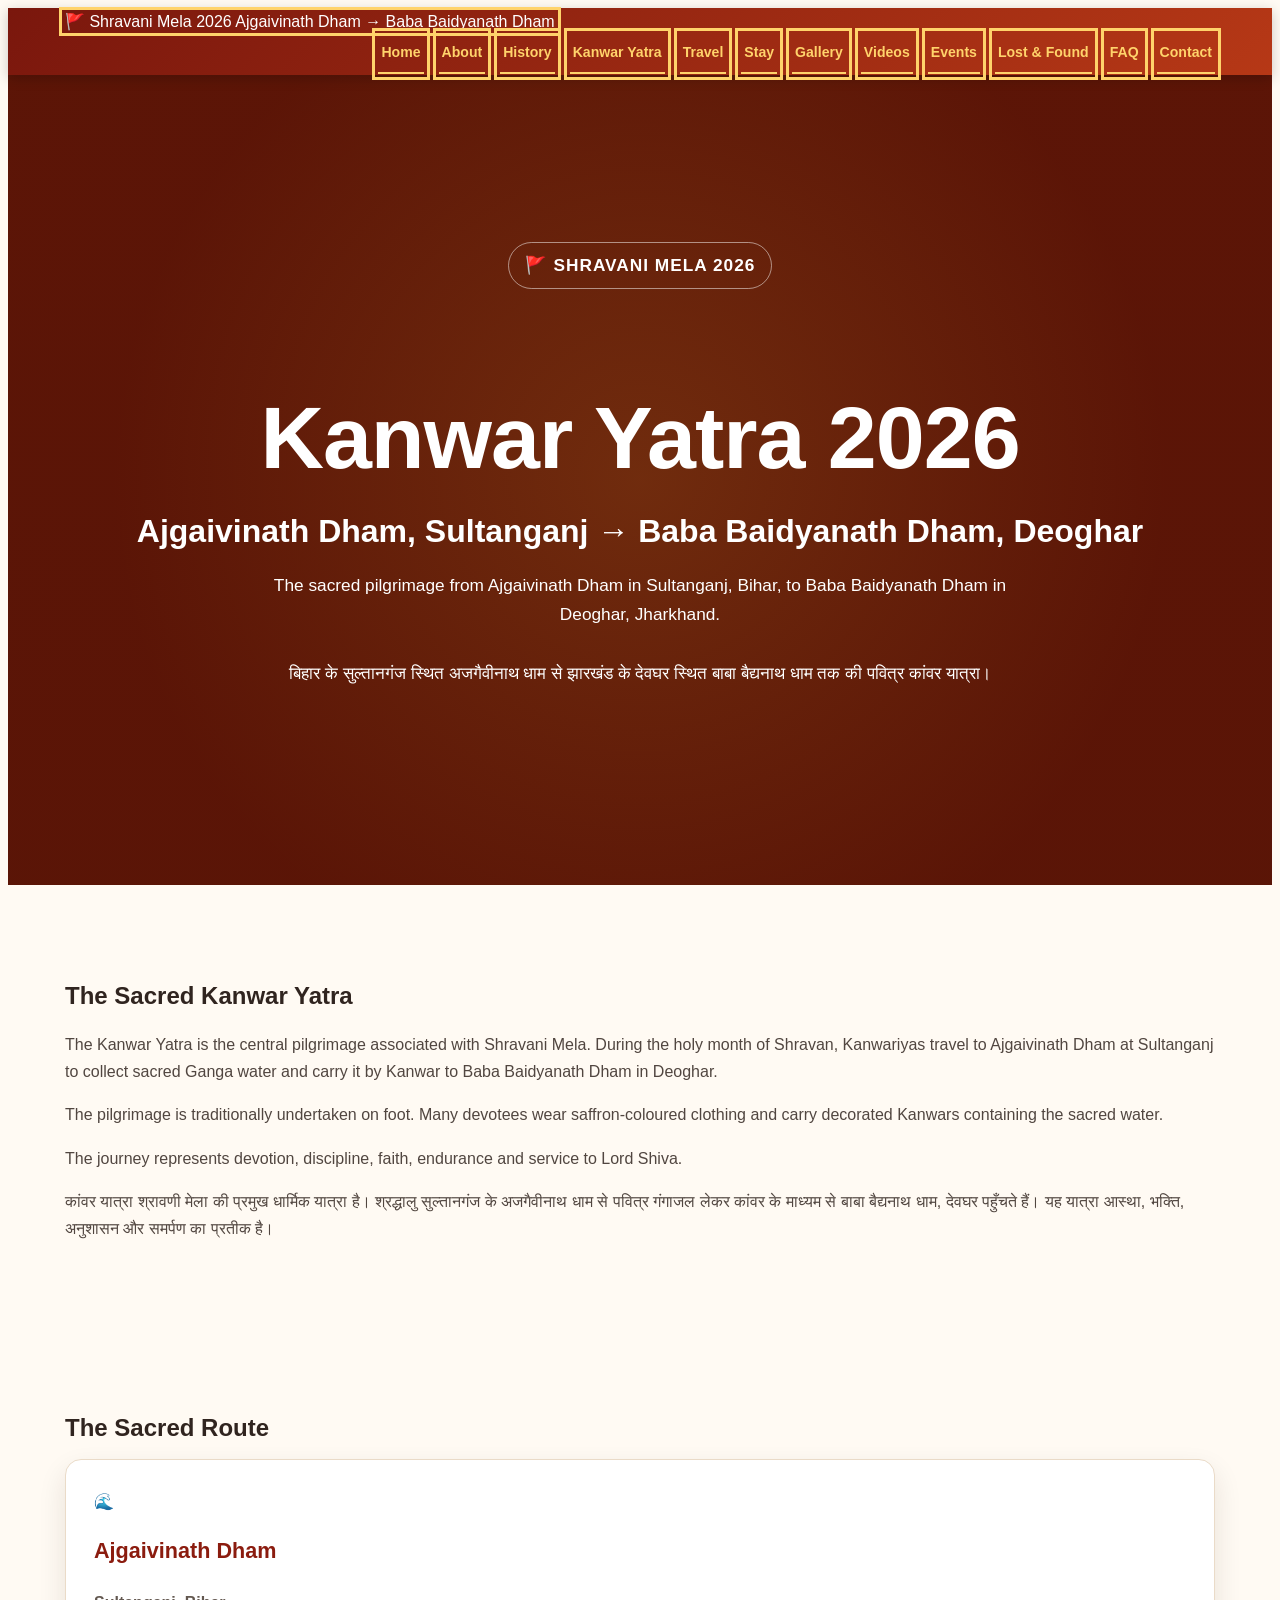
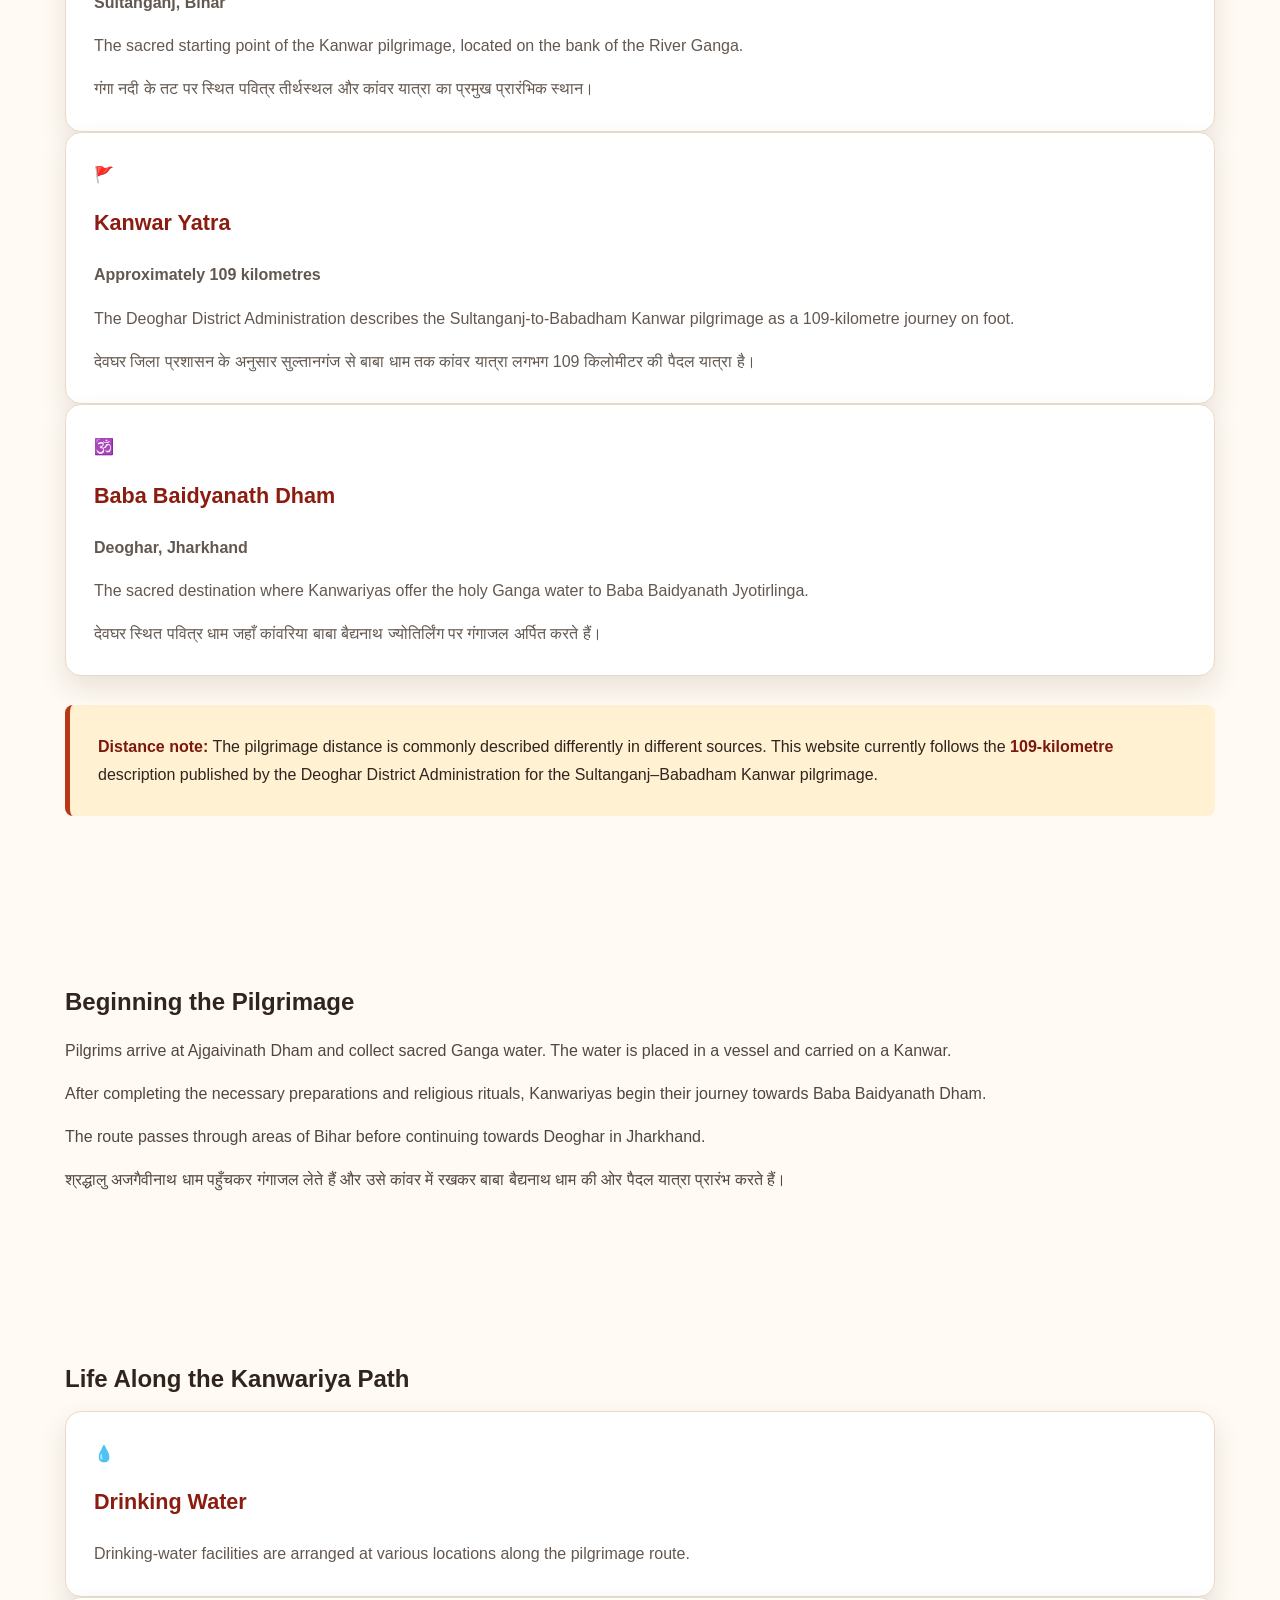
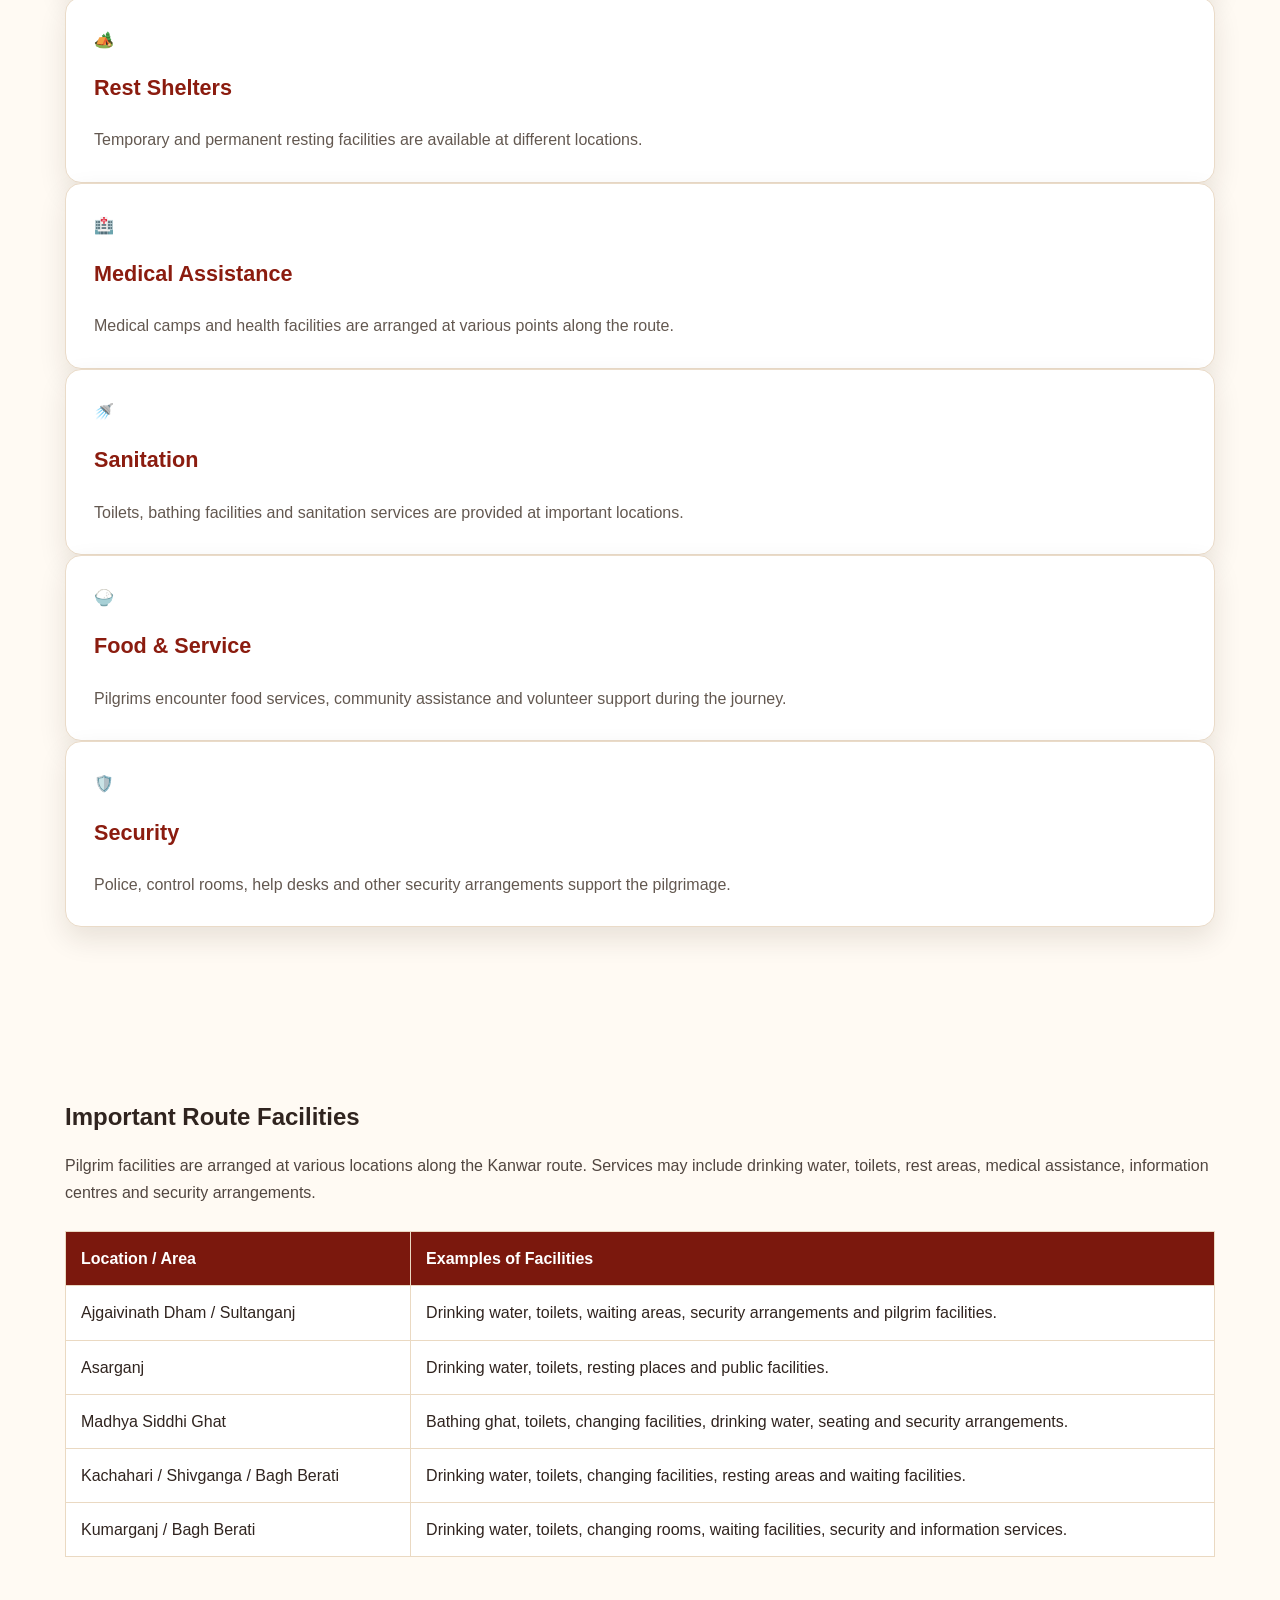
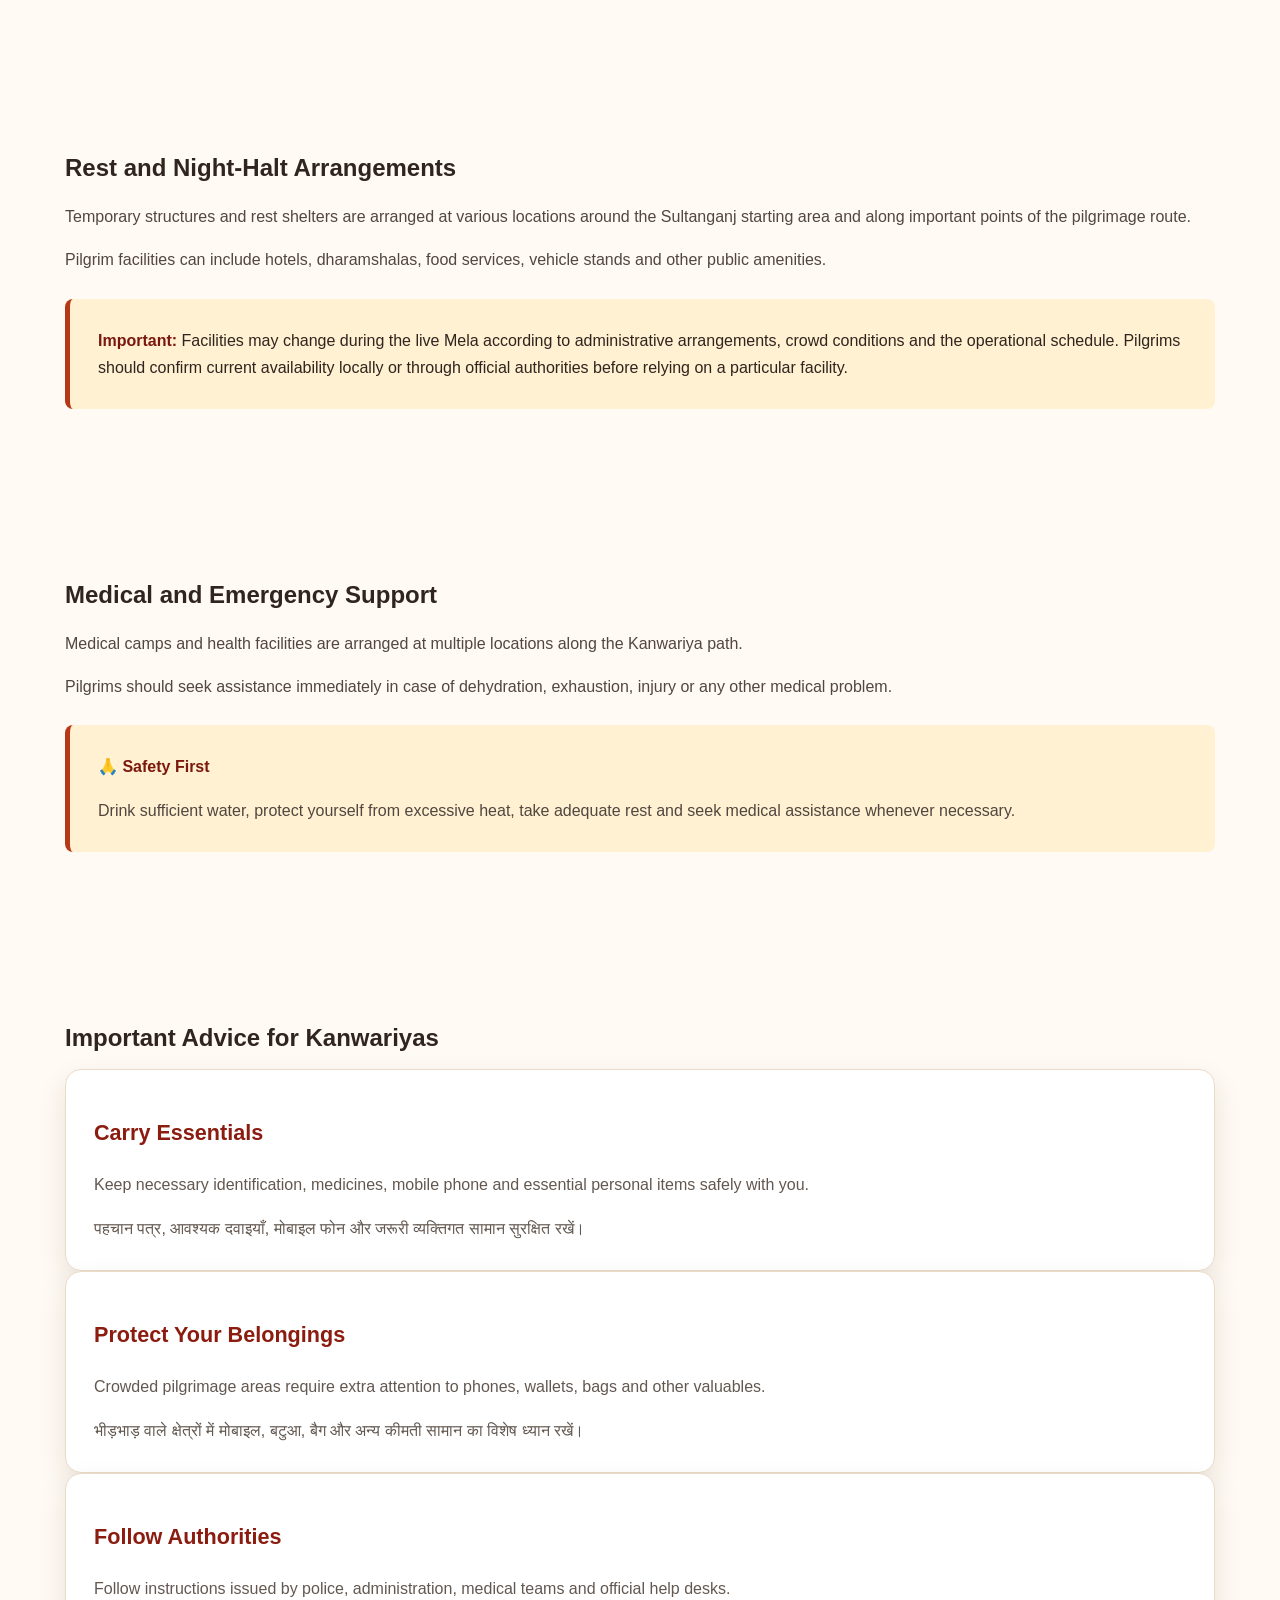
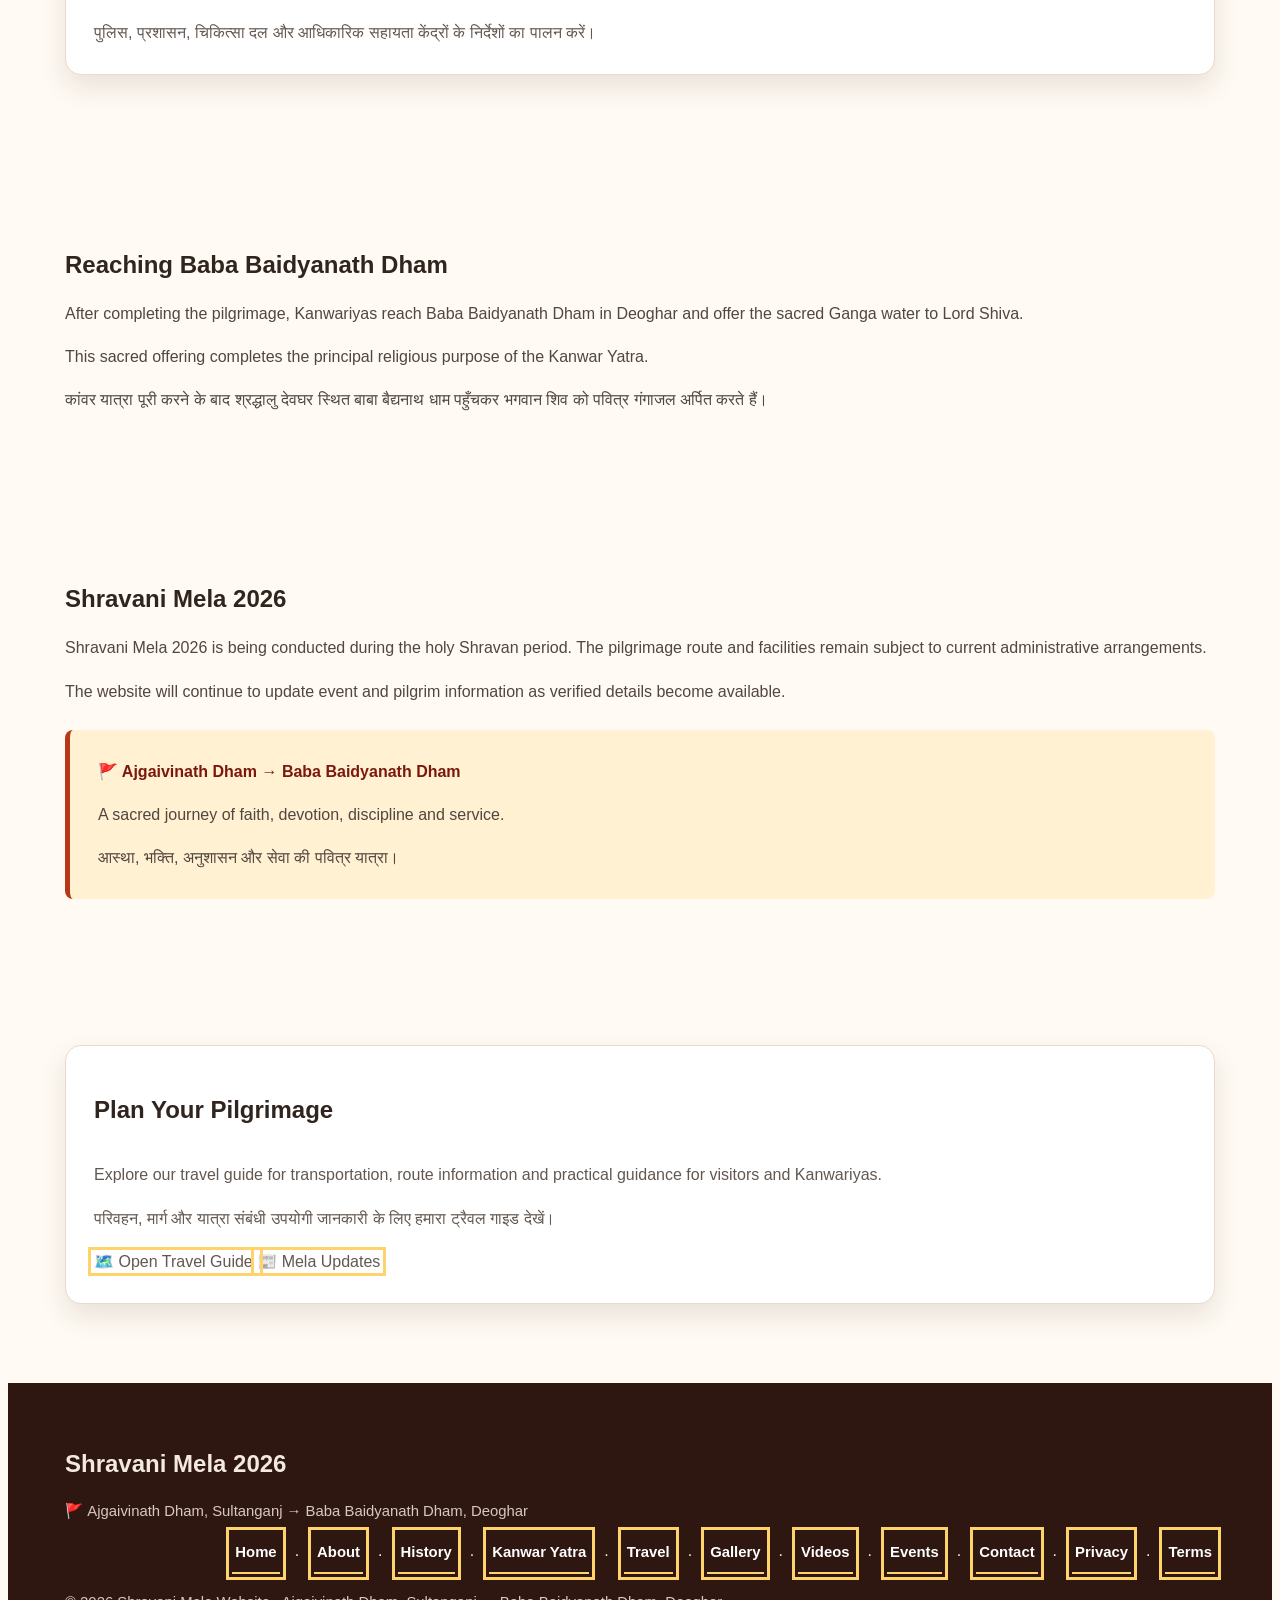
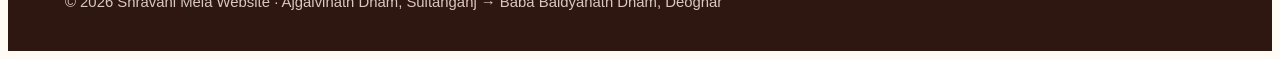
<file: kanwar-yatra.html>
<!DOCTYPE html>

<html lang="en"> <head> <meta charset="UTF-8"> <meta name="viewport" content="width=device-width, initial-scale=1.0">

<title>Kanwar Yatra 2026 | Ajgaivinath Dham to Baba Baidyanath Dham</title>

<meta name="description" content="Complete guide to the Kanwar Yatra 2026 from Ajgaivinath Dham, Sultanganj, Bihar to Baba Baidyanath Dham, Deoghar, Jharkhand. Route, facilities, safety advice and pilgrimage information for Kanwariyas.">

<meta name="keywords" content="Kanwar Yatra 2026, Kanwariya, Shravani Mela 2026, Ajgaivinath Dham, Sultanganj, Baba Baidyanath Dham, Deoghar, Kanwar route, Bol Bam">

<meta name="author" content="Shravani Mela Website">

<link rel="icon" type="image/png" href="images/favicon.png"> <link rel="stylesheet" href="style.css"> </head>

<body>

<header class="site-header">

<div class="container">

<div class="site-brand">
  <a href="index.html">
    🚩 Shravani Mela 2026
    <span>Ajgaivinath Dham → Baba Baidyanath Dham</span>
  </a>
</div>

<nav class="main-nav" aria-label="Main Navigation">

  <a href="index.html">Home</a>
  <a href="about.html">About</a>
  <a href="history.html">History</a>
  <a href="kanwar-yatra.html" class="active">Kanwar Yatra</a>
  <a href="travel-guide.html">Travel</a>
  <a href="accommodation.html">Stay</a>
  <a href="gallery.html">Gallery</a>
  <a href="videos.html">Videos</a>
  <a href="events.html">Events</a>
  <a href="lost-found.html">Lost &amp; Found</a>
  <a href="faq.html">FAQ</a>
  <a href="contact.html">Contact</a>

</nav>

</div>

</header>

<main>

<!-- PAGE HERO -->

<section class="hero">

<div class="container">

  <p class="eyebrow">🚩 SHRAVANI MELA 2026</p>

  <h1>Kanwar Yatra 2026</h1>

  <h2>
    Ajgaivinath Dham, Sultanganj
    →
    Baba Baidyanath Dham, Deoghar
  </h2>

  <p>
    The sacred pilgrimage from Ajgaivinath Dham in Sultanganj,
    Bihar, to Baba Baidyanath Dham in Deoghar, Jharkhand.
  </p>

  <p lang="hi">
    बिहार के सुल्तानगंज स्थित अजगैवीनाथ धाम से झारखंड के देवघर
    स्थित बाबा बैद्यनाथ धाम तक की पवित्र कांवर यात्रा।
  </p>

</div>

</section>

<!-- INTRODUCTION -->

<section class="content-section">

<div class="container">

  <h2>The Sacred Kanwar Yatra</h2>

  <p>
    The Kanwar Yatra is the central pilgrimage associated with
    Shravani Mela. During the holy month of Shravan, Kanwariyas
    travel to Ajgaivinath Dham at Sultanganj to collect sacred
    Ganga water and carry it by Kanwar to Baba Baidyanath Dham
    in Deoghar.
  </p>

  <p>
    The pilgrimage is traditionally undertaken on foot. Many
    devotees wear saffron-coloured clothing and carry decorated
    Kanwars containing the sacred water.
  </p>

  <p>
    The journey represents devotion, discipline, faith,
    endurance and service to Lord Shiva.
  </p>

  <p lang="hi">
    कांवर यात्रा श्रावणी मेला की प्रमुख धार्मिक यात्रा है।
    श्रद्धालु सुल्तानगंज के अजगैवीनाथ धाम से पवित्र गंगाजल
    लेकर कांवर के माध्यम से बाबा बैद्यनाथ धाम, देवघर पहुँचते हैं।
    यह यात्रा आस्था, भक्ति, अनुशासन और समर्पण का प्रतीक है।
  </p>

</div>

</section>

<!-- ROUTE -->

<section class="content-section">

<div class="container">

  <h2>The Sacred Route</h2>

  <div class="card-grid">

    <article class="card">

      <div class="card-icon">🌊</div>

      <h3>Ajgaivinath Dham</h3>

      <p><strong>Sultanganj, Bihar</strong></p>

      <p>
        The sacred starting point of the Kanwar pilgrimage,
        located on the bank of the River Ganga.
      </p>

      <p lang="hi">
        गंगा नदी के तट पर स्थित पवित्र तीर्थस्थल और कांवर यात्रा
        का प्रमुख प्रारंभिक स्थान।
      </p>

    </article>


    <article class="card">

      <div class="card-icon">🚩</div>

      <h3>Kanwar Yatra</h3>

      <p><strong>Approximately 109 kilometres</strong></p>

      <p>
        The Deoghar District Administration describes the
        Sultanganj-to-Babadham Kanwar pilgrimage as a
        109-kilometre journey on foot.
      </p>

      <p lang="hi">
        देवघर जिला प्रशासन के अनुसार सुल्तानगंज से बाबा धाम तक
        कांवर यात्रा लगभग 109 किलोमीटर की पैदल यात्रा है।
      </p>

    </article>


    <article class="card">

      <div class="card-icon">🕉️</div>

      <h3>Baba Baidyanath Dham</h3>

      <p><strong>Deoghar, Jharkhand</strong></p>

      <p>
        The sacred destination where Kanwariyas offer the
        holy Ganga water to Baba Baidyanath Jyotirlinga.
      </p>

      <p lang="hi">
        देवघर स्थित पवित्र धाम जहाँ कांवरिया बाबा बैद्यनाथ
        ज्योतिर्लिंग पर गंगाजल अर्पित करते हैं।
      </p>

    </article>

  </div>

  <div class="notice">

    <strong>Distance note:</strong>

    The pilgrimage distance is commonly described differently
    in different sources. This website currently follows the
    <strong>109-kilometre</strong> description published by the
    Deoghar District Administration for the Sultanganj–Babadham
    Kanwar pilgrimage.

  </div>

</div>

</section>

<!-- BEGINNING -->

<section class="content-section">

<div class="container">

  <h2>Beginning the Pilgrimage</h2>

  <p>
    Pilgrims arrive at Ajgaivinath Dham and collect sacred Ganga
    water. The water is placed in a vessel and carried on a
    Kanwar.
  </p>

  <p>
    After completing the necessary preparations and religious
    rituals, Kanwariyas begin their journey towards Baba
    Baidyanath Dham.
  </p>

  <p>
    The route passes through areas of Bihar before continuing
    towards Deoghar in Jharkhand.
  </p>

  <p lang="hi">
    श्रद्धालु अजगैवीनाथ धाम पहुँचकर गंगाजल लेते हैं और उसे
    कांवर में रखकर बाबा बैद्यनाथ धाम की ओर पैदल यात्रा
    प्रारंभ करते हैं।
  </p>

</div>

</section>

<!-- LIFE ALONG ROUTE -->

<section class="content-section">

<div class="container">

  <h2>Life Along the Kanwariya Path</h2>

  <div class="card-grid">

    <article class="card">

      <div class="card-icon">💧</div>

      <h3>Drinking Water</h3>

      <p>
        Drinking-water facilities are arranged at various
        locations along the pilgrimage route.
      </p>

    </article>


    <article class="card">

      <div class="card-icon">🏕️</div>

      <h3>Rest Shelters</h3>

      <p>
        Temporary and permanent resting facilities are
        available at different locations.
      </p>

    </article>


    <article class="card">

      <div class="card-icon">🏥</div>

      <h3>Medical Assistance</h3>

      <p>
        Medical camps and health facilities are arranged
        at various points along the route.
      </p>

    </article>


    <article class="card">

      <div class="card-icon">🚿</div>

      <h3>Sanitation</h3>

      <p>
        Toilets, bathing facilities and sanitation services
        are provided at important locations.
      </p>

    </article>


    <article class="card">

      <div class="card-icon">🍚</div>

      <h3>Food &amp; Service</h3>

      <p>
        Pilgrims encounter food services, community assistance
        and volunteer support during the journey.
      </p>

    </article>


    <article class="card">

      <div class="card-icon">🛡️</div>

      <h3>Security</h3>

      <p>
        Police, control rooms, help desks and other security
        arrangements support the pilgrimage.
      </p>

    </article>

  </div>

</div>

</section>

<!-- FACILITIES -->

<section class="content-section">

<div class="container">

  <h2>Important Route Facilities</h2>

  <p>
    Pilgrim facilities are arranged at various locations along
    the Kanwar route. Services may include drinking water,
    toilets, rest areas, medical assistance, information centres
    and security arrangements.
  </p>

  <div class="table-wrapper">

    <table>

      <thead>

        <tr>
          <th>Location / Area</th>
          <th>Examples of Facilities</th>
        </tr>

      </thead>

      <tbody>

        <tr>
          <td>Ajgaivinath Dham / Sultanganj</td>
          <td>
            Drinking water, toilets, waiting areas,
            security arrangements and pilgrim facilities.
          </td>
        </tr>

        <tr>
          <td>Asarganj</td>
          <td>
            Drinking water, toilets, resting places
            and public facilities.
          </td>
        </tr>

        <tr>
          <td>Madhya Siddhi Ghat</td>
          <td>
            Bathing ghat, toilets, changing facilities,
            drinking water, seating and security arrangements.
          </td>
        </tr>

        <tr>
          <td>Kachahari / Shivganga / Bagh Berati</td>
          <td>
            Drinking water, toilets, changing facilities,
            resting areas and waiting facilities.
          </td>
        </tr>

        <tr>
          <td>Kumarganj / Bagh Berati</td>
          <td>
            Drinking water, toilets, changing rooms,
            waiting facilities, security and information services.
          </td>
        </tr>

      </tbody>

    </table>

  </div>

</div>

</section>

<!-- REST -->

<section class="content-section">

<div class="container">

  <h2>Rest and Night-Halt Arrangements</h2>

  <p>
    Temporary structures and rest shelters are arranged at
    various locations around the Sultanganj starting area and
    along important points of the pilgrimage route.
  </p>

  <p>
    Pilgrim facilities can include hotels, dharamshalas,
    food services, vehicle stands and other public amenities.
  </p>

  <div class="notice">

    <strong>Important:</strong>

    Facilities may change during the live Mela according to
    administrative arrangements, crowd conditions and the
    operational schedule. Pilgrims should confirm current
    availability locally or through official authorities
    before relying on a particular facility.

  </div>

</div>

</section>

<!-- MEDICAL -->

<section class="content-section">

<div class="container">

  <h2>Medical and Emergency Support</h2>

  <p>
    Medical camps and health facilities are arranged at
    multiple locations along the Kanwariya path.
  </p>

  <p>
    Pilgrims should seek assistance immediately in case of
    dehydration, exhaustion, injury or any other medical
    problem.
  </p>

  <div class="notice">

    <strong>🙏 Safety First</strong>

    <p>
      Drink sufficient water, protect yourself from excessive
      heat, take adequate rest and seek medical assistance
      whenever necessary.
    </p>

  </div>

</div>

</section>

<!-- ADVICE -->

<section class="content-section">

<div class="container">

  <h2>Important Advice for Kanwariyas</h2>

  <div class="card-grid">

    <article class="card">

      <h3>Carry Essentials</h3>

      <p>
        Keep necessary identification, medicines, mobile phone
        and essential personal items safely with you.
      </p>

      <p lang="hi">
        पहचान पत्र, आवश्यक दवाइयाँ, मोबाइल फोन और जरूरी
        व्यक्तिगत सामान सुरक्षित रखें।
      </p>

    </article>


    <article class="card">

      <h3>Protect Your Belongings</h3>

      <p>
        Crowded pilgrimage areas require extra attention to
        phones, wallets, bags and other valuables.
      </p>

      <p lang="hi">
        भीड़भाड़ वाले क्षेत्रों में मोबाइल, बटुआ, बैग और
        अन्य कीमती सामान का विशेष ध्यान रखें।
      </p>

    </article>


    <article class="card">

      <h3>Follow Authorities</h3>

      <p>
        Follow instructions issued by police, administration,
        medical teams and official help desks.
      </p>

      <p lang="hi">
        पुलिस, प्रशासन, चिकित्सा दल और आधिकारिक सहायता
        केंद्रों के निर्देशों का पालन करें।
      </p>

    </article>

  </div>

</div>

</section>

<!-- DESTINATION -->

<section class="content-section">

<div class="container">

  <h2>Reaching Baba Baidyanath Dham</h2>

  <p>
    After completing the pilgrimage, Kanwariyas reach Baba
    Baidyanath Dham in Deoghar and offer the sacred Ganga water
    to Lord Shiva.
  </p>

  <p>
    This sacred offering completes the principal religious
    purpose of the Kanwar Yatra.
  </p>

  <p lang="hi">
    कांवर यात्रा पूरी करने के बाद श्रद्धालु देवघर स्थित बाबा
    बैद्यनाथ धाम पहुँचकर भगवान शिव को पवित्र गंगाजल अर्पित करते हैं।
  </p>

</div>

</section>

<!-- 2026 -->

<section class="content-section">

<div class="container">

  <h2>Shravani Mela 2026</h2>

  <p>
    Shravani Mela 2026 is being conducted during the holy
    Shravan period. The pilgrimage route and facilities remain
    subject to current administrative arrangements.
  </p>

  <p>
    The website will continue to update event and pilgrim
    information as verified details become available.
  </p>

  <div class="notice">

    <strong>🚩 Ajgaivinath Dham → Baba Baidyanath Dham</strong>

    <p>
      A sacred journey of faith, devotion, discipline and service.
    </p>

    <p lang="hi">
      आस्था, भक्ति, अनुशासन और सेवा की पवित्र यात्रा।
    </p>

  </div>

</div>

</section>

<!-- CALL TO ACTION -->

<section class="content-section">

<div class="container">

  <div class="card">

    <h2>Plan Your Pilgrimage</h2>

    <p>
      Explore our travel guide for transportation, route
      information and practical guidance for visitors and
      Kanwariyas.
    </p>

    <p lang="hi">
      परिवहन, मार्ग और यात्रा संबंधी उपयोगी जानकारी के लिए
      हमारा ट्रैवल गाइड देखें।
    </p>

    <p>

      <a class="button" href="travel-guide.html">
        🗺️ Open Travel Guide
      </a>

      <a class="button" href="events.html">
        📰 Mela Updates
      </a>

    </p>

  </div>

</div>

</section>

</main>

<footer class="site-footer">

<div class="container">

<h2>Shravani Mela 2026</h2>

<p>
  🚩 Ajgaivinath Dham, Sultanganj
  →
  Baba Baidyanath Dham, Deoghar
</p>

<nav aria-label="Footer Navigation">

  <a href="index.html">Home</a> ·
  <a href="about.html">About</a> ·
  <a href="history.html">History</a> ·
  <a href="kanwar-yatra.html">Kanwar Yatra</a> ·
  <a href="travel-guide.html">Travel</a> ·
  <a href="gallery.html">Gallery</a> ·
  <a href="videos.html">Videos</a> ·
  <a href="events.html">Events</a> ·
  <a href="contact.html">Contact</a> ·
  <a href="privacy.html">Privacy</a> ·
  <a href="terms.html">Terms</a>

</nav>

<p>
  © 2026 Shravani Mela Website ·
  Ajgaivinath Dham, Sultanganj →
  Baba Baidyanath Dham, Deoghar
</p>

</div>

</footer>

<script src="script.js"></script>

</body> </html>
</file>
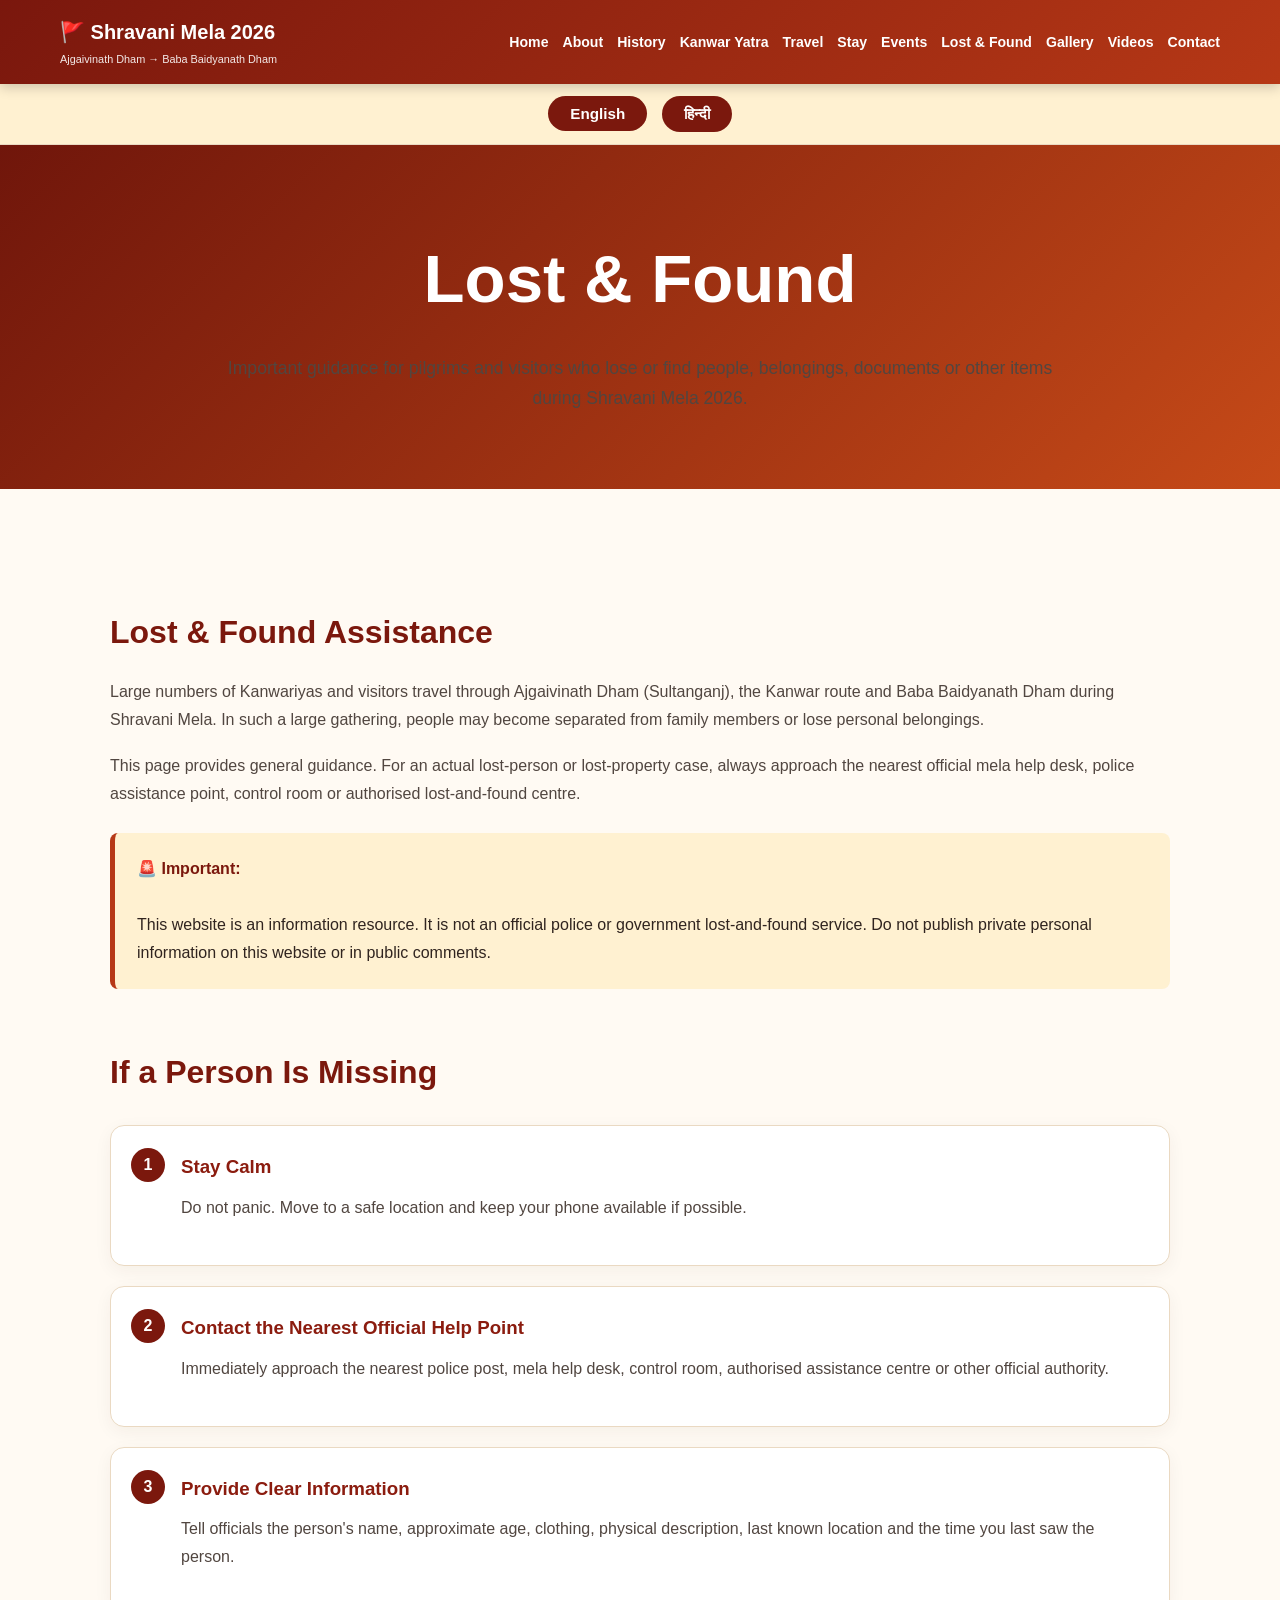
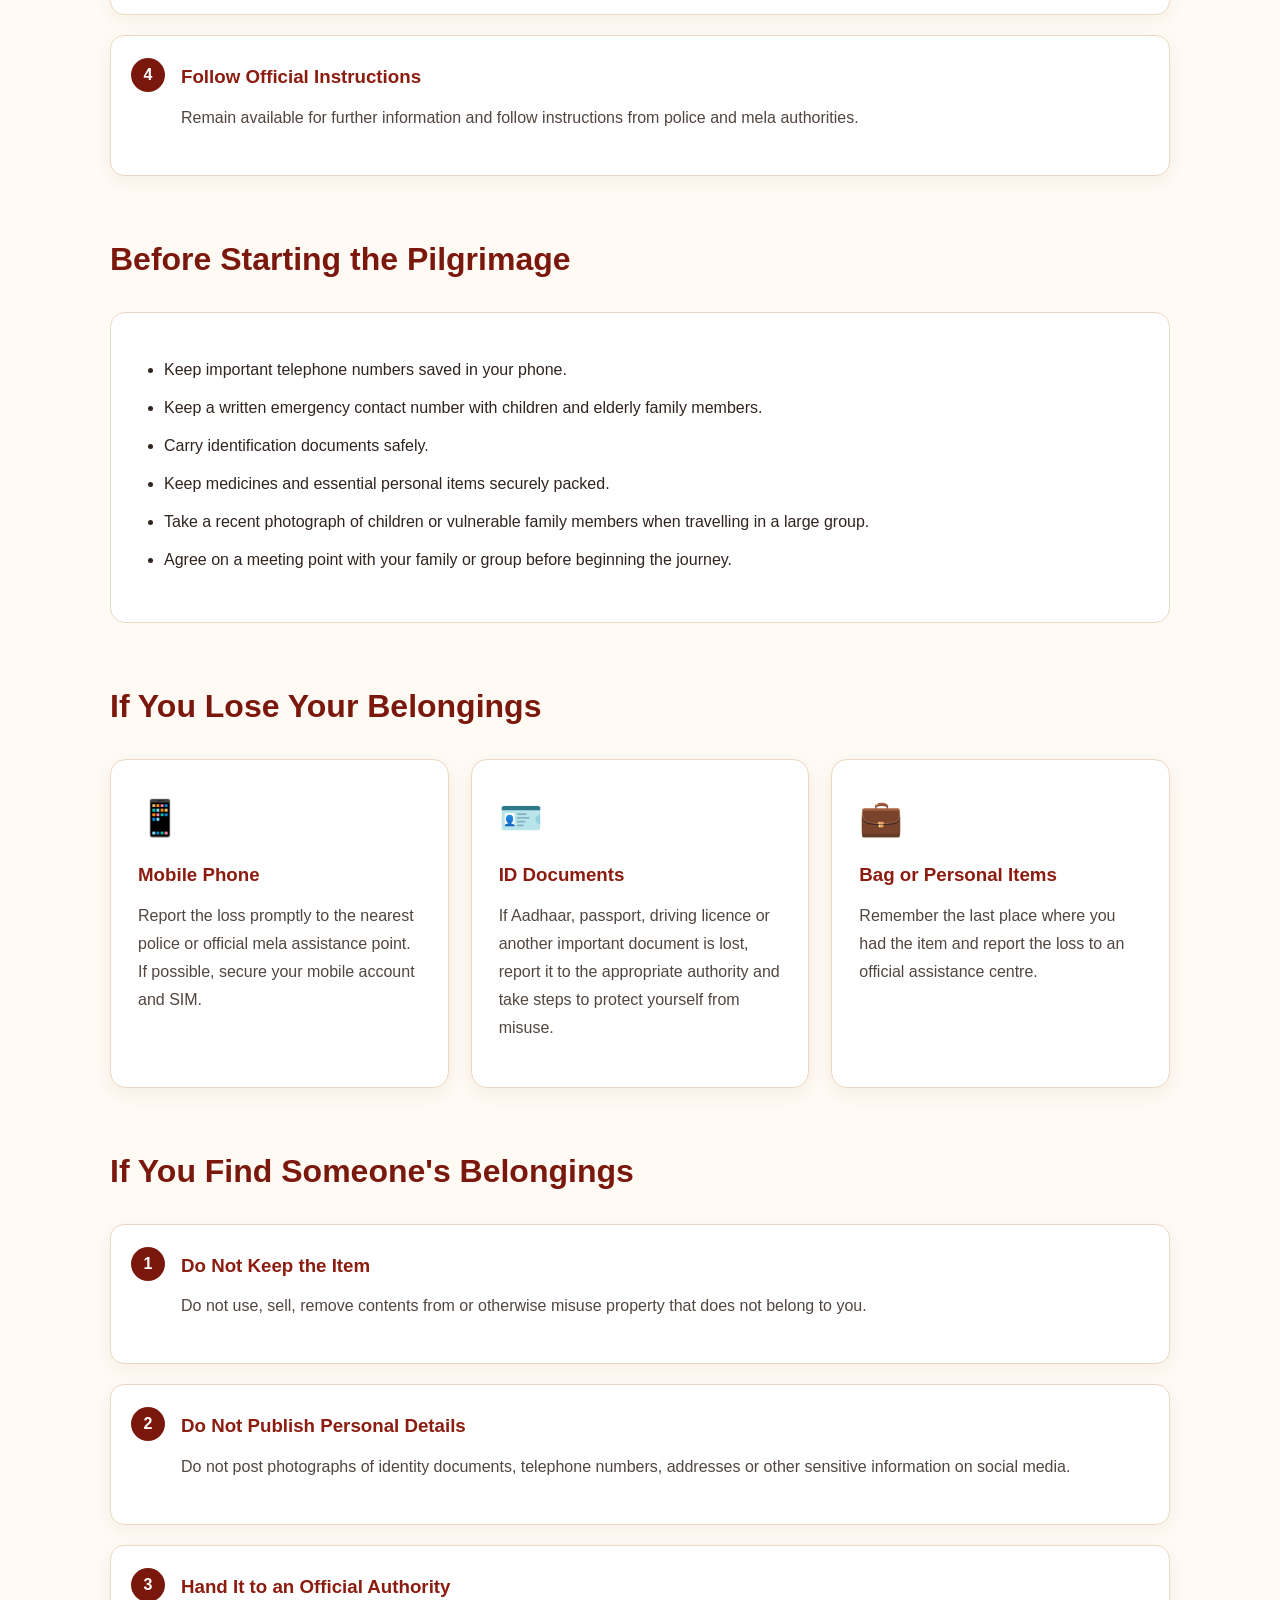
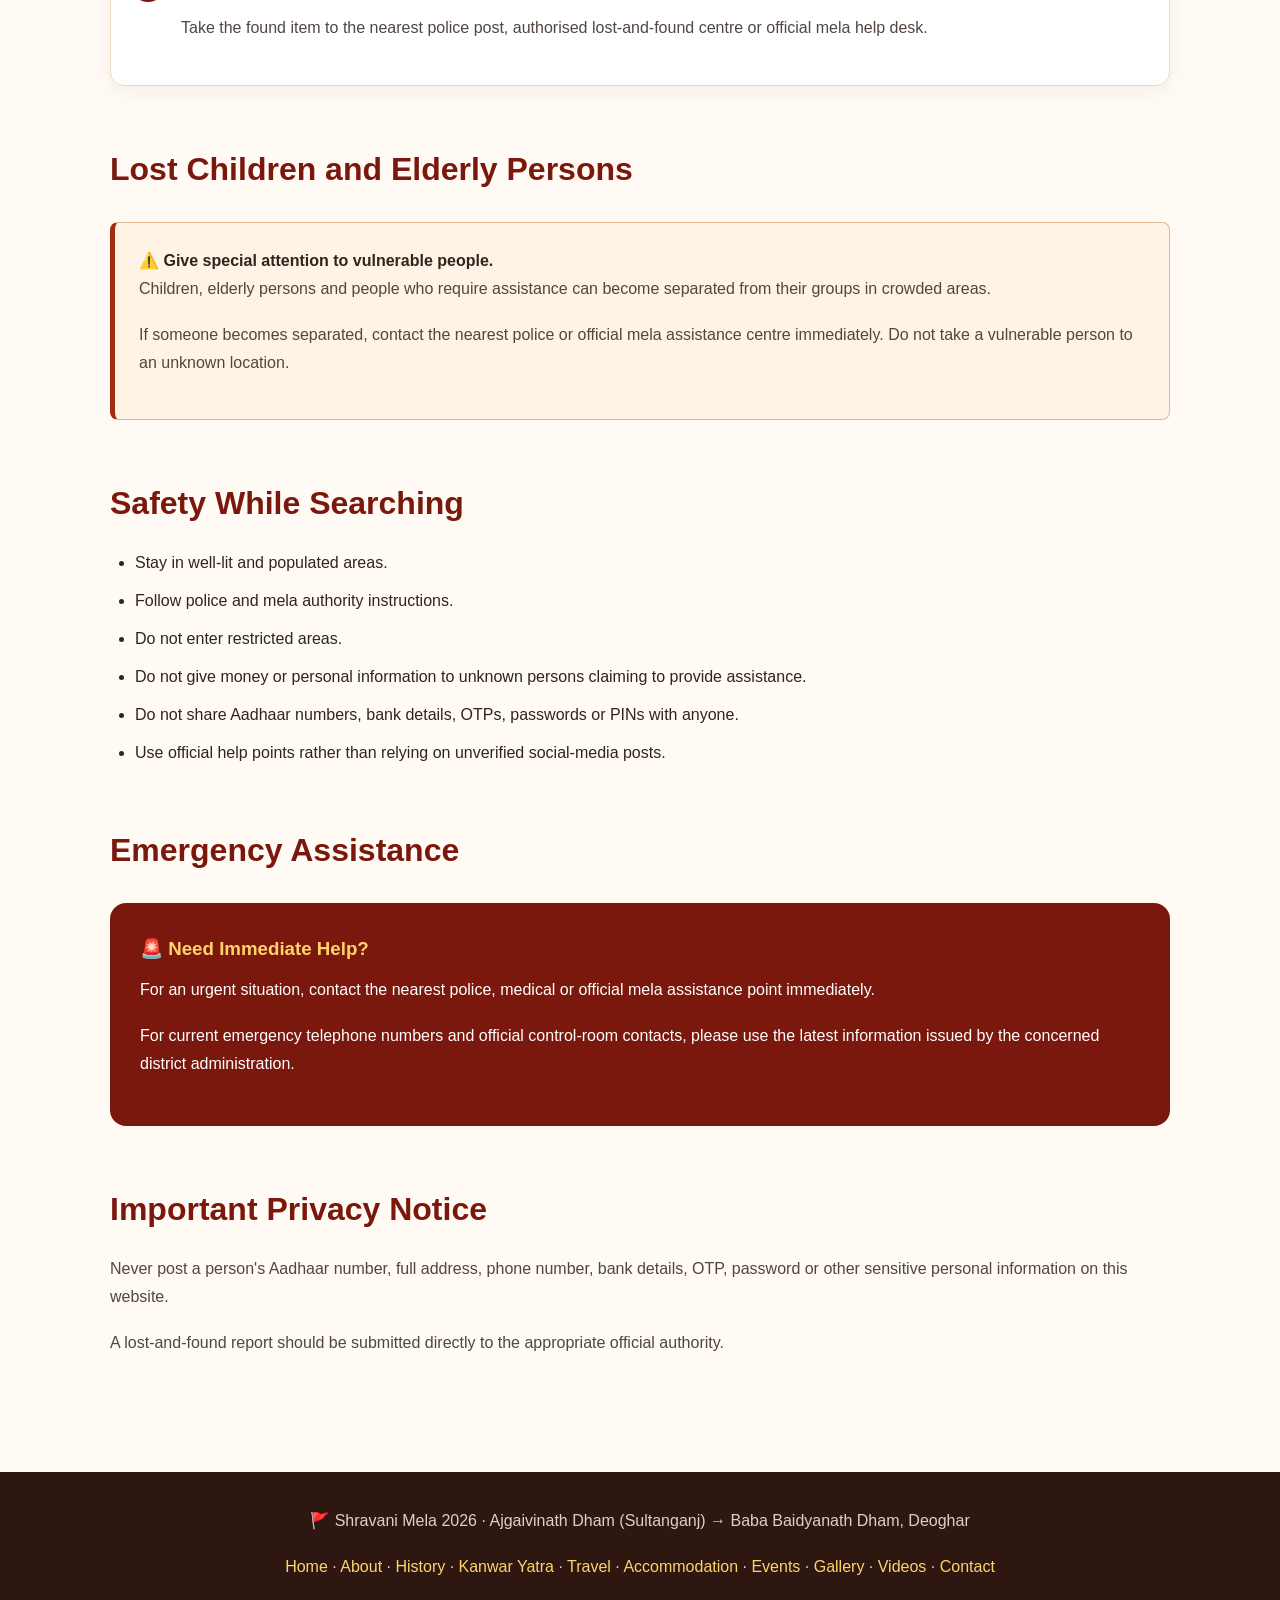
<file: lost-found.html>
<!DOCTYPE html> <html lang="en"> <head> <meta charset="UTF-8"> <meta name="viewport" content="width=device-width, initial-scale=1.0"> <title>Lost & Found | Shravani Mela 2026</title> <meta name="description" content="Lost and Found information for pilgrims and visitors during Shravani Mela 2026 from Ajgaivinath Dham (Sultanganj) to Baba Baidyanath Dham, Deoghar."> <style> * { box-sizing: border-box; margin: 0; padding: 0; } html { scroll-behavior: smooth; } body { font-family: Arial, "Noto Sans Devanagari", "Nirmala UI", sans-serif; line-height: 1.75; color: #30241f; background: #fffaf3; } a { text-decoration: none; color: inherit; } header { background: linear-gradient(135deg, #7a170d, #b63816); color: white; position: sticky; top: 0; z-index: 1000; box-shadow: 0 3px 12px rgba(0,0,0,.2); } .nav { max-width: 1200px; margin: auto; padding: 15px 20px; display: flex; justify-content: space-between; align-items: center; gap: 20px; } .logo { font-size: 1.25rem; font-weight: 800; white-space: nowrap; } .logo small { display: block; font-size: .68rem; font-weight: normal; opacity: .9; } nav { display: flex; flex-wrap: wrap; justify-content: flex-end; gap: 14px; } nav a { font-size: .88rem; font-weight: 600; } nav a:hover { color: #ffd36b; } .language-bar { background: #fff1d1; text-align: center; padding: 12px; border-bottom: 1px solid #ead9c2; } .language-bar button { border: none; padding: 9px 22px; margin: 0 5px; border-radius: 25px; cursor: pointer; font-weight: 700; font-size: .95rem; background: #7b180d; color: white; } .language-bar button:hover { background: #b63816; } .hero { padding: 75px 20px; text-align: center; color: white; background: linear-gradient(135deg, #70160b, #c64a18); } .hero h1 { font-size: clamp(2.3rem, 6vw, 4.2rem); margin-bottom: 15px; } .hero p { max-width: 850px; margin: auto; font-size: 1.1rem; } main { max-width: 1100px; margin: auto; padding: 60px 20px; } section { margin-bottom: 55px; } h2 { color: #7b180d; font-size: 2rem; margin-bottom: 18px; } h3 { color: #8b1c0f; margin-bottom: 10px; } p { margin-bottom: 18px; color: #514640; } .notice { background: #fff1d1; border-left: 5px solid #b63816; padding: 22px; border-radius: 8px; margin: 25px 0; } .notice strong { color: #7b180d; } .cards { display: grid; grid-template-columns: repeat(3, 1fr); gap: 22px; margin-top: 25px; } .card { background: white; padding: 27px; border: 1px solid #ead9c2; border-radius: 16px; box-shadow: 0 6px 20px rgba(60,30,10,.06); } .icon { font-size: 2.2rem; margin-bottom: 10px; } .steps { counter-reset: step; display: grid; gap: 20px; margin-top: 25px; } .step { background: white; padding: 25px 25px 25px 70px; border: 1px solid #ead9c2; border-radius: 14px; position: relative; box-shadow: 0 5px 18px rgba(60,30,10,.05); } .step::before { counter-increment: step; content: counter(step); position: absolute; left: 20px; top: 22px; width: 34px; height: 34px; line-height: 34px; text-align: center; border-radius: 50%; background: #7b180d; color: white; font-weight: bold; } .checklist { background: white; border: 1px solid #ead9c2; border-radius: 15px; padding: 28px; margin-top: 25px; } ul { margin: 15px 0 20px 25px; } li { margin-bottom: 10px; } .warning { background: #fff3e5; border: 1px solid #e5b990; border-left: 5px solid #a32d12; padding: 24px; border-radius: 8px; margin-top: 25px; } .contact-box { background: #7b180d; color: white; padding: 30px; border-radius: 16px; margin-top: 25px; } .contact-box h3 { color: #ffd36b; } .contact-box p { color: white; } .hindi { display: none; } footer { background: #2e1711; color: #ddd0c7; padding: 35px 20px; text-align: center; } footer p { color: #ddd0c7; } footer a { color: #ffd36b; } @media (max-width: 800px) { .nav { flex-direction: column; } nav { justify-content: center; } .cards { grid-template-columns: 1fr; } .step { padding-left: 65px; } } </style> </head> <body> <header> <div class="nav"> <a href="index.html" class="logo"> 🚩 Shravani Mela 2026 <small>Ajgaivinath Dham → Baba Baidyanath Dham</small> </a> <nav> <a href="index.html">Home</a> <a href="about.html">About</a> <a href="history.html">History</a> <a href="kanwar-yatra.html">Kanwar Yatra</a> <a href="travel-guide.html">Travel</a> <a href="accommodation.html">Stay</a> <a href="events.html">Events</a> <a href="lost-found.html">Lost & Found</a> <a href="gallery.html">Gallery</a> <a href="videos.html">Videos</a> <a href="contact.html">Contact</a> </nav> </div> </header> <div class="language-bar"> <button onclick="showEnglish()">English</button> <button onclick="showHindi()">हिन्दी</button> </div> <!-- ================= ENGLISH ================= --> <div id="englishContent"> <section class="hero"> <h1>Lost & Found</h1> <p> Important guidance for pilgrims and visitors who lose or find people, belongings, documents or other items during Shravani Mela 2026. </p> </section> <main> <section> <h2>Lost & Found Assistance</h2> <p> Large numbers of Kanwariyas and visitors travel through Ajgaivinath Dham (Sultanganj), the Kanwar route and Baba Baidyanath Dham during Shravani Mela. In such a large gathering, people may become separated from family members or lose personal belongings. </p> <p> This page provides general guidance. For an actual lost-person or lost-property case, always approach the nearest official mela help desk, police assistance point, control room or authorised lost-and-found centre. </p> <div class="notice"> <strong>🚨 Important:</strong><br><br> This website is an information resource. It is not an official police or government lost-and-found service. Do not publish private personal information on this website or in public comments. </div> </section> <section> <h2>If a Person Is Missing</h2> <div class="steps"> <div class="step"> <h3>Stay Calm</h3> <p> Do not panic. Move to a safe location and keep your phone available if possible. </p> </div> <div class="step"> <h3>Contact the Nearest Official Help Point</h3> <p> Immediately approach the nearest police post, mela help desk, control room, authorised assistance centre or other official authority. </p> </div> <div class="step"> <h3>Provide Clear Information</h3> <p> Tell officials the person's name, approximate age, clothing, physical description, last known location and the time you last saw the person. </p> </div> <div class="step"> <h3>Follow Official Instructions</h3> <p> Remain available for further information and follow instructions from police and mela authorities. </p> </div> </div> </section> <section> <h2>Before Starting the Pilgrimage</h2> <div class="checklist"> <ul> <li>Keep important telephone numbers saved in your phone.</li> <li>Keep a written emergency contact number with children and elderly family members.</li> <li>Carry identification documents safely.</li> <li>Keep medicines and essential personal items securely packed.</li> <li>Take a recent photograph of children or vulnerable family members when travelling in a large group.</li> <li>Agree on a meeting point with your family or group before beginning the journey.</li> </ul> </div> </section> <section> <h2>If You Lose Your Belongings</h2> <div class="cards"> <div class="card"> <div class="icon">📱</div> <h3>Mobile Phone</h3> <p> Report the loss promptly to the nearest police or official mela assistance point. If possible, secure your mobile account and SIM. </p> </div> <div class="card"> <div class="icon">🪪</div> <h3>ID Documents</h3> <p> If Aadhaar, passport, driving licence or another important document is lost, report it to the appropriate authority and take steps to protect yourself from misuse. </p> </div> <div class="card"> <div class="icon">💼</div> <h3>Bag or Personal Items</h3> <p> Remember the last place where you had the item and report the loss to an official assistance centre. </p> </div> </div> </section> <section> <h2>If You Find Someone's Belongings</h2> <div class="steps"> <div class="step"> <h3>Do Not Keep the Item</h3> <p> Do not use, sell, remove contents from or otherwise misuse property that does not belong to you. </p> </div> <div class="step"> <h3>Do Not Publish Personal Details</h3> <p> Do not post photographs of identity documents, telephone numbers, addresses or other sensitive information on social media. </p> </div> <div class="step"> <h3>Hand It to an Official Authority</h3> <p> Take the found item to the nearest police post, authorised lost-and-found centre or official mela help desk. </p> </div> </div> </section> <section> <h2>Lost Children and Elderly Persons</h2> <div class="warning"> <strong>⚠️ Give special attention to vulnerable people.</strong> <p> Children, elderly persons and people who require assistance can become separated from their groups in crowded areas. </p> <p> If someone becomes separated, contact the nearest police or official mela assistance centre immediately. Do not take a vulnerable person to an unknown location. </p> </div> </section> <section> <h2>Safety While Searching</h2> <ul> <li>Stay in well-lit and populated areas.</li> <li>Follow police and mela authority instructions.</li> <li>Do not enter restricted areas.</li> <li>Do not give money or personal information to unknown persons claiming to provide assistance.</li> <li>Do not share Aadhaar numbers, bank details, OTPs, passwords or PINs with anyone.</li> <li>Use official help points rather than relying on unverified social-media posts.</li> </ul> </section> <section> <h2>Emergency Assistance</h2> <div class="contact-box"> <h3>🚨 Need Immediate Help?</h3> <p> For an urgent situation, contact the nearest police, medical or official mela assistance point immediately. </p> <p> For current emergency telephone numbers and official control-room contacts, please use the latest information issued by the concerned district administration. </p> </div> </section> <section> <h2>Important Privacy Notice</h2> <p> Never post a person's Aadhaar number, full address, phone number, bank details, OTP, password or other sensitive personal information on this website. </p> <p> A lost-and-found report should be submitted directly to the appropriate official authority. </p> </section> </main> </div> <!-- ================= HINDI ================= --> <div id="hindiContent" class="hindi"> <section class="hero"> <h1>खोया-पाया</h1> <p> श्रावणी मेला 2026 के दौरान श्रद्धालुओं और आगंतुकों के खोए हुए व्यक्ति, सामान, दस्तावेज या अन्य वस्तुओं के संबंध में महत्वपूर्ण मार्गदर्शन। </p> </section> <main> <section> <h2>खोया-पाया सहायता</h2> <p> श्रावणी मेला के दौरान बड़ी संख्या में कांवरिये और श्रद्धालु अजगैवीनाथ धाम (सुल्तानगंज), कांवर मार्ग और बाबा बैद्यनाथ धाम से होकर यात्रा करते हैं। इतनी बड़ी भीड़ में परिवार के सदस्यों से बिछड़ने या व्यक्तिगत सामान खोने की स्थिति उत्पन्न हो सकती है। </p> <p> यह पृष्ठ सामान्य मार्गदर्शन प्रदान करता है। वास्तविक खोया-पाया या व्यक्ति के लापता होने की स्थिति में निकटतम आधिकारिक मेला सहायता केंद्र, पुलिस सहायता केंद्र, नियंत्रण कक्ष या अधिकृत खोया-पाया केंद्र से तुरंत संपर्क करें। </p> <div class="notice"> <strong>🚨 महत्वपूर्ण:</strong><br><br> यह वेबसाइट केवल सूचना संसाधन है। यह पुलिस या सरकार की आधिकारिक खोया-पाया सेवा नहीं है। इस वेबसाइट या सार्वजनिक टिप्पणी में किसी व्यक्ति की निजी जानकारी प्रकाशित न करें। </div> </section> <section> <h2>यदि कोई व्यक्ति लापता हो जाए</h2> <div class="steps"> <div class="step"> <h3>शांत रहें</h3> <p> घबराएं नहीं। सुरक्षित स्थान पर जाएं और संभव हो तो अपना मोबाइल फोन अपने पास रखें। </p> </div> <div class="step"> <h3>निकटतम आधिकारिक सहायता केंद्र जाएं</h3> <p> तुरंत निकटतम पुलिस चौकी, मेला सहायता केंद्र, नियंत्रण कक्ष, अधिकृत सहायता केंद्र या अन्य आधिकारिक प्राधिकरण से संपर्क करें। </p> </div> <div class="step"> <h3>स्पष्ट जानकारी दें</h3> <p> लापता व्यक्ति का नाम, अनुमानित आयु, कपड़े, हुलिया, अंतिम ज्ञात स्थान और अंतिम बार कब देखा गया था—यह जानकारी अधिकारियों को दें। </p> </div> <div class="step"> <h3>आधिकारिक निर्देशों का पालन करें</h3> <p> आगे की सूचना के लिए उपलब्ध रहें और पुलिस तथा मेला प्रशासन के निर्देशों का पालन करें। </p> </div> </div> </section> <section> <h2>यात्रा शुरू करने से पहले</h2> <div class="checklist"> <ul> <li>महत्वपूर्ण फोन नंबर अपने मोबाइल में सुरक्षित रखें।</li> <li>बच्चों और बुजुर्गों के पास आपातकालीन संपर्क नंबर लिखकर रखें।</li> <li>पहचान संबंधी दस्तावेज सुरक्षित रखें।</li> <li>दवाइयां और आवश्यक व्यक्तिगत सामान सुरक्षित पैक करें।</li> <li>बड़ी भीड़ में यात्रा करते समय बच्चों या कमजोर परिवार सदस्यों की हाल की तस्वीर अपने पास रखें।</li> <li>यात्रा शुरू करने से पहले परिवार या समूह के साथ मिलने का एक स्थान तय करें।</li> </ul> </div> </section> <section> <h2>यदि आपका सामान खो जाए</h2> <div class="cards"> <div class="card"> <div class="icon">📱</div> <h3>मोबाइल फोन</h3> <p> मोबाइल खोने पर तुरंत निकटतम पुलिस या आधिकारिक मेला सहायता केंद्र को सूचना दें। संभव हो तो अपने मोबाइल अकाउंट और सिम को सुरक्षित करें। </p> </div> <div class="card"> <div class="icon">🪪</div> <h3>पहचान पत्र</h3> <p> आधार, पासपोर्ट, ड्राइविंग लाइसेंस या अन्य महत्वपूर्ण दस्तावेज खोने पर संबंधित अधिकारी को सूचना दें और दुरुपयोग से बचने के लिए आवश्यक कदम उठाएं। </p> </div> <div class="card"> <div class="icon">💼</div> <h3>बैग या व्यक्तिगत सामान</h3> <p> याद करें कि सामान आपके पास आखिरी बार कहां था और निकटतम आधिकारिक सहायता केंद्र को इसकी सूचना दें। </p> </div> </div> </section> <section> <h2>यदि आपको किसी का सामान मिले</h2> <div class="steps"> <div class="step"> <h3>सामान अपने पास न रखें</h3> <p> जो सामान आपका नहीं है उसे इस्तेमाल, बेचें, उसकी वस्तुएं निकालें या किसी अन्य प्रकार से उसका दुरुपयोग न करें। </p> </div> <div class="step"> <h3>व्यक्तिगत जानकारी प्रकाशित न करें</h3> <p> पहचान पत्र, फोन नंबर, पता या अन्य संवेदनशील जानकारी की तस्वीर सोशल मीडिया पर प्रकाशित न करें। </p> </div> <div class="step"> <h3>आधिकारिक अधिकारी को सौंपें</h3> <p> मिले हुए सामान को निकटतम पुलिस चौकी, अधिकृत खोया-पाया केंद्र या आधिकारिक मेला सहायता केंद्र पर जमा करें। </p> </div> </div> </section> <section> <h2>लापता बच्चे और बुजुर्ग</h2> <div class="warning"> <strong>⚠️ कमजोर एवं जरूरतमंद लोगों पर विशेष ध्यान दें।</strong> <p> बच्चे, बुजुर्ग और सहायता की आवश्यकता वाले व्यक्ति भीड़भाड़ वाले क्षेत्रों में अपने समूह से अलग हो सकते हैं। </p> <p> यदि कोई व्यक्ति बिछड़ जाए तो तुरंत निकटतम पुलिस या आधिकारिक मेला सहायता केंद्र से संपर्क करें। किसी कमजोर व्यक्ति को किसी अनजान स्थान पर न ले जाएं। </p> </div> </section> <section> <h2>खोज के दौरान सुरक्षा</h2> <ul> <li>रोशनी वाले और भीड़भाड़ वाले सुरक्षित स्थानों पर रहें।</li> <li>पुलिस और मेला प्रशासन के निर्देशों का पालन करें।</li> <li>प्रतिबंधित क्षेत्रों में प्रवेश न करें।</li> <li>सहायता के नाम पर पैसे या निजी जानकारी मांगने वाले अनजान लोगों पर भरोसा न करें।</li> <li>किसी को आधार नंबर, बैंक विवरण, OTP, पासवर्ड या PIN न बताएं।</li> <li>अपुष्ट सोशल मीडिया पोस्ट के बजाय आधिकारिक सहायता केंद्रों का उपयोग करें।</li> </ul> </section> <section> <h2>आपातकालीन सहायता</h2> <div class="contact-box"> <h3>🚨 तुरंत सहायता चाहिए?</h3> <p> आपातकालीन स्थिति में तुरंत निकटतम पुलिस, चिकित्सा या आधिकारिक मेला सहायता केंद्र से संपर्क करें। </p> <p> वर्तमान आपातकालीन फोन नंबर और आधिकारिक नियंत्रण कक्ष के संपर्क विवरण के लिए संबंधित जिला प्रशासन द्वारा जारी नवीनतम जानकारी का उपयोग करें। </p> </div> </section> <section> <h2>महत्वपूर्ण गोपनीयता सूचना</h2> <p> किसी व्यक्ति का आधार नंबर, पूरा पता, फोन नंबर, बैंक विवरण, OTP, पासवर्ड या अन्य संवेदनशील व्यक्तिगत जानकारी इस वेबसाइट पर प्रकाशित न करें। </p> <p> खोया-पाया संबंधी रिपोर्ट सीधे संबंधित आधिकारिक प्राधिकरण को दें। </p> </section> </main> </div> <footer> <p> 🚩 Shravani Mela 2026 · Ajgaivinath Dham (Sultanganj) → Baba Baidyanath Dham, Deoghar </p> <p> <a href="index.html">Home</a> · <a href="about.html">About</a> · <a href="history.html">History</a> · <a href="kanwar-yatra.html">Kanwar Yatra</a> · <a href="travel-guide.html">Travel</a> · <a href="accommodation.html">Accommodation</a> · <a href="events.html">Events</a> · <a href="gallery.html">Gallery</a> · <a href="videos.html">Videos</a> · <a href="contact.html">Contact</a> </p> </footer> <script> function showEnglish() { document.getElementById("englishContent").style.display = "block"; document.getElementById("hindiContent").style.display = "none"; } function showHindi() { document.getElementById("englishContent").style.display = "none"; document.getElementById("hindiContent").style.display = "block"; } </script> </body> </html>
</file>
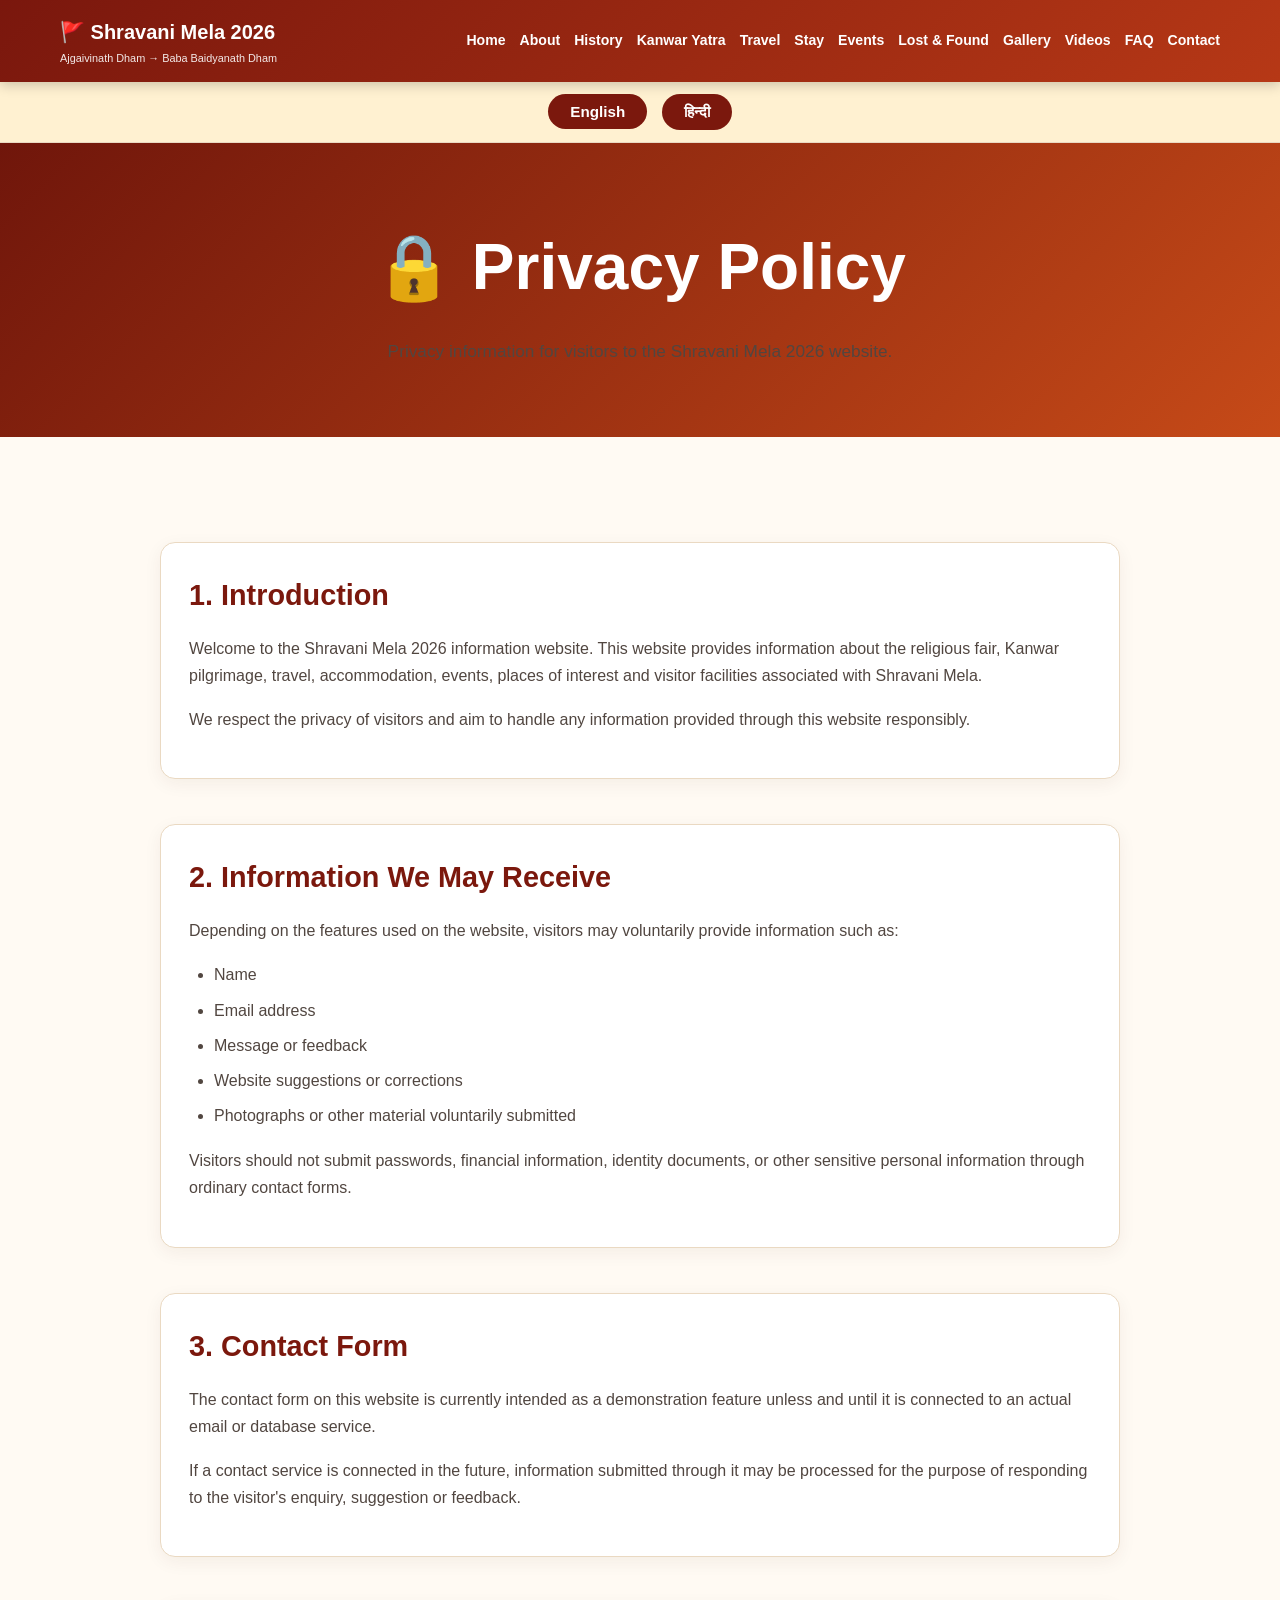
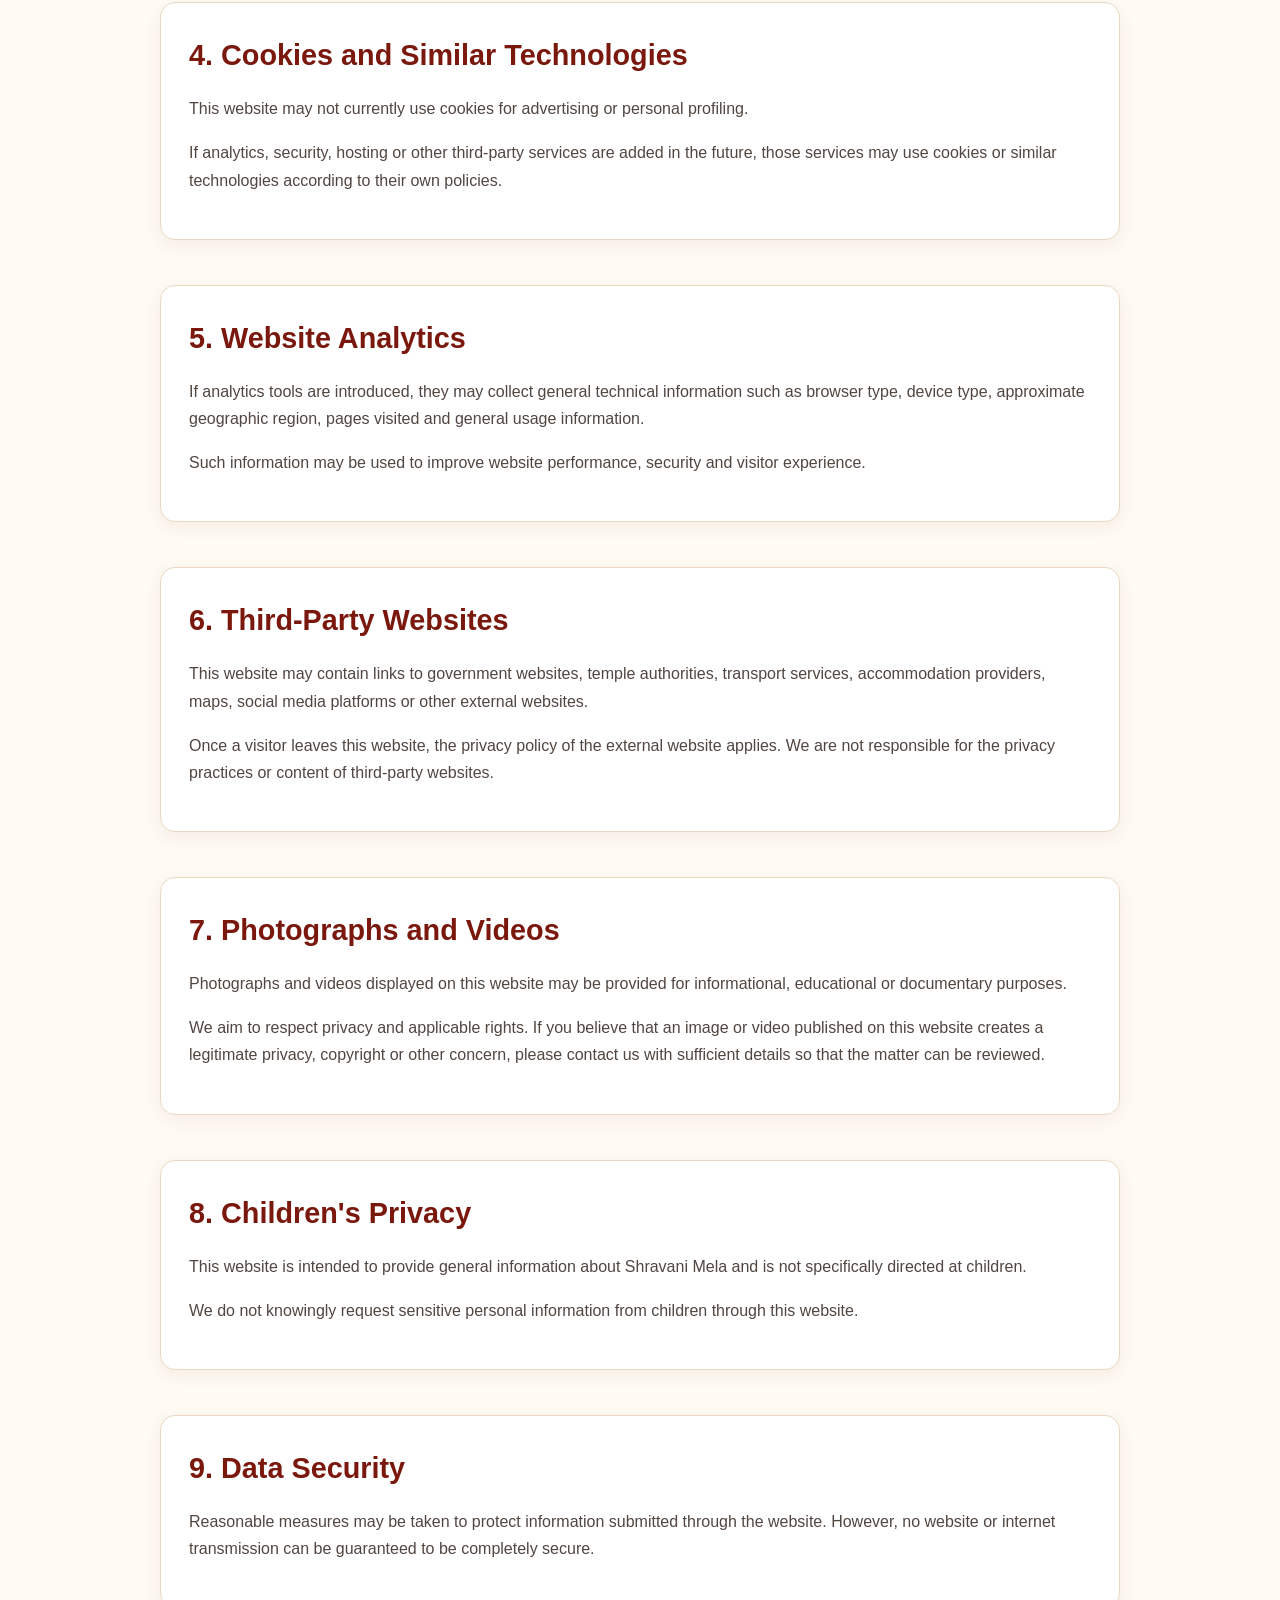
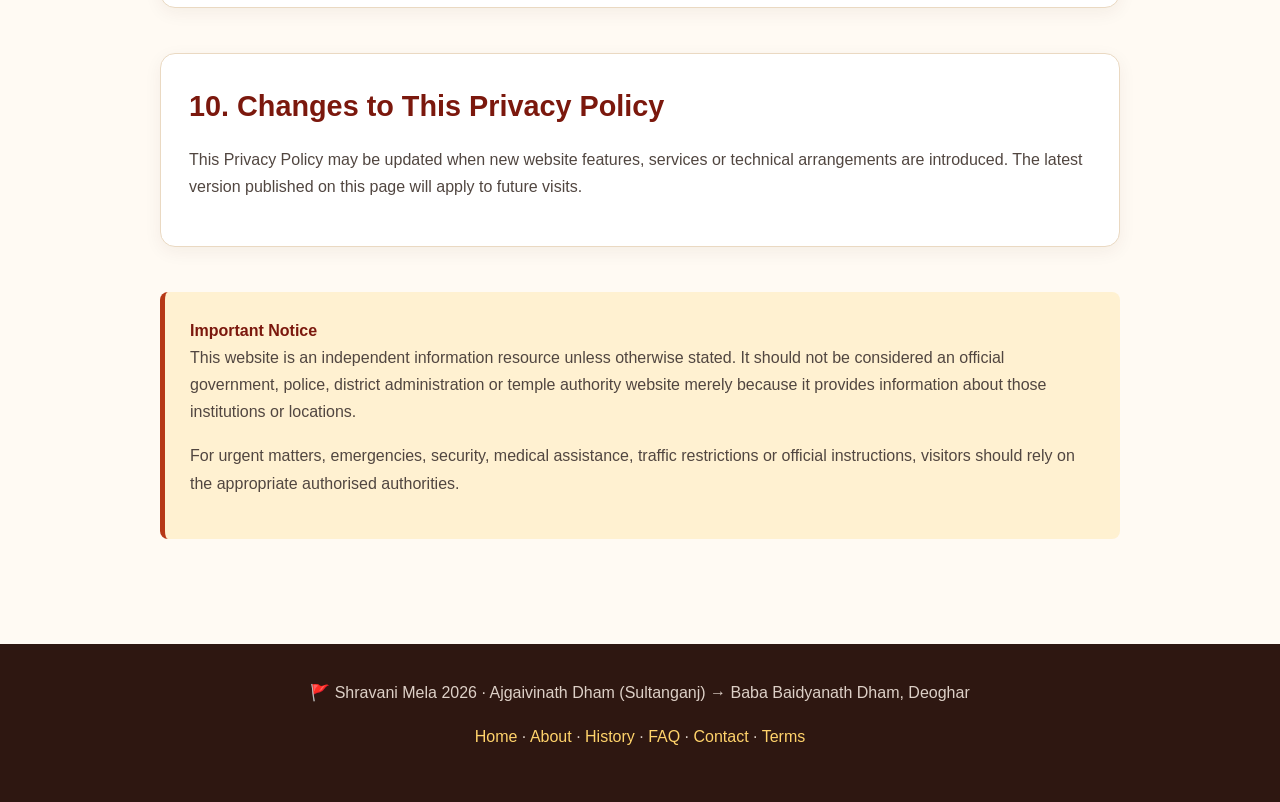
<file: privacy.html>
<!DOCTYPE html> <html lang="en"> <head> <meta charset="UTF-8"> <meta name="viewport" content="width=device-width, initial-scale=1.0"> <title>Privacy Policy | Shravani Mela 2026</title> <meta name="description" content="Privacy Policy for the Shravani Mela 2026 information website."> <style> *{box-sizing:border-box;margin:0;padding:0} html{scroll-behavior:smooth} body{ font-family:Arial,"Noto Sans Devanagari","Nirmala UI",sans-serif; line-height:1.7; color:#30241f; background:#fffaf3 } a{text-decoration:none;color:inherit} header{ background:linear-gradient(135deg,#7a170d,#b63816); color:white; position:sticky; top:0; z-index:1000; box-shadow:0 3px 12px rgba(0,0,0,.2) } .nav{ max-width:1200px; margin:auto; padding:15px 20px; display:flex; justify-content:space-between; align-items:center; gap:20px } .logo{ font-size:1.25rem; font-weight:800; white-space:nowrap } .logo small{ display:block; font-size:.68rem; font-weight:normal; opacity:.9 } nav{ display:flex; flex-wrap:wrap; justify-content:flex-end; gap:14px } nav a{ font-size:.88rem; font-weight:600 } nav a:hover{color:#ffd36b} .language-bar{ background:#fff1d1; text-align:center; padding:12px; border-bottom:1px solid #ead9c2 } .language-bar button{ border:none; padding:9px 22px; margin:0 5px; border-radius:25px; cursor:pointer; font-weight:700; font-size:.95rem; background:#7b180d; color:white } .language-bar button:hover{background:#b63816} .hero{ padding:70px 20px; text-align:center; color:white; background:linear-gradient(135deg,#70160b,#c64a18) } .hero h1{ font-size:clamp(2.2rem,6vw,4rem); margin-bottom:15px } .hero p{ max-width:850px; margin:auto; font-size:1.08rem } main{ max-width:1000px; margin:auto; padding:60px 20px } section{ margin-bottom:45px } h2{ color:#7b180d; font-size:1.8rem; margin-bottom:15px } p{ margin-bottom:17px; color:#514640 } .policy-box{ background:white; border:1px solid #ead9c2; border-radius:15px; padding:28px; margin-bottom:25px; box-shadow:0 5px 18px rgba(60,30,10,.06) } .notice{ background:#fff1d1; border-left:5px solid #b63816; padding:25px; border-radius:8px } .notice strong{color:#7b180d} ul{ margin:12px 0 18px 25px; color:#514640 } li{margin-bottom:8px} .hindi{display:none} footer{ background:#2e1711; color:#ddd0c7; padding:35px 20px; text-align:center } footer p{color:#ddd0c7} footer a{color:#ffd36b} @media(max-width:750px){ .nav{flex-direction:column} nav{justify-content:center} main{padding:45px 16px} } </style> </head> <body> <header> <div class="nav"> <a href="index.html" class="logo"> 🚩 Shravani Mela 2026 <small>Ajgaivinath Dham → Baba Baidyanath Dham</small> </a> <nav> <a href="index.html">Home</a> <a href="about.html">About</a> <a href="history.html">History</a> <a href="kanwar-yatra.html">Kanwar Yatra</a> <a href="travel-guide.html">Travel</a> <a href="accommodation.html">Stay</a> <a href="events.html">Events</a> <a href="lost-found.html">Lost & Found</a> <a href="gallery.html">Gallery</a> <a href="videos.html">Videos</a> <a href="faq.html">FAQ</a> <a href="contact.html">Contact</a> </nav> </div> </header> <div class="language-bar"> <button onclick="showEnglish()">English</button> <button onclick="showHindi()">हिन्दी</button> </div> <!-- ================= ENGLISH ================= --> <div id="englishContent"> <section class="hero"> <h1>🔒 Privacy Policy</h1> <p> Privacy information for visitors to the Shravani Mela 2026 website. </p> </section> <main> <section> <div class="policy-box"> <h2>1. Introduction</h2> <p> Welcome to the Shravani Mela 2026 information website. This website provides information about the religious fair, Kanwar pilgrimage, travel, accommodation, events, places of interest and visitor facilities associated with Shravani Mela. </p> <p> We respect the privacy of visitors and aim to handle any information provided through this website responsibly. </p> </div> </section> <section> <div class="policy-box"> <h2>2. Information We May Receive</h2> <p> Depending on the features used on the website, visitors may voluntarily provide information such as: </p> <ul> <li>Name</li> <li>Email address</li> <li>Message or feedback</li> <li>Website suggestions or corrections</li> <li>Photographs or other material voluntarily submitted</li> </ul> <p> Visitors should not submit passwords, financial information, identity documents, or other sensitive personal information through ordinary contact forms. </p> </div> </section> <section> <div class="policy-box"> <h2>3. Contact Form</h2> <p> The contact form on this website is currently intended as a demonstration feature unless and until it is connected to an actual email or database service. </p> <p> If a contact service is connected in the future, information submitted through it may be processed for the purpose of responding to the visitor's enquiry, suggestion or feedback. </p> </div> </section> <section> <div class="policy-box"> <h2>4. Cookies and Similar Technologies</h2> <p> This website may not currently use cookies for advertising or personal profiling. </p> <p> If analytics, security, hosting or other third-party services are added in the future, those services may use cookies or similar technologies according to their own policies. </p> </div> </section> <section> <div class="policy-box"> <h2>5. Website Analytics</h2> <p> If analytics tools are introduced, they may collect general technical information such as browser type, device type, approximate geographic region, pages visited and general usage information. </p> <p> Such information may be used to improve website performance, security and visitor experience. </p> </div> </section> <section> <div class="policy-box"> <h2>6. Third-Party Websites</h2> <p> This website may contain links to government websites, temple authorities, transport services, accommodation providers, maps, social media platforms or other external websites. </p> <p> Once a visitor leaves this website, the privacy policy of the external website applies. We are not responsible for the privacy practices or content of third-party websites. </p> </div> </section> <section> <div class="policy-box"> <h2>7. Photographs and Videos</h2> <p> Photographs and videos displayed on this website may be provided for informational, educational or documentary purposes. </p> <p> We aim to respect privacy and applicable rights. If you believe that an image or video published on this website creates a legitimate privacy, copyright or other concern, please contact us with sufficient details so that the matter can be reviewed. </p> </div> </section> <section> <div class="policy-box"> <h2>8. Children's Privacy</h2> <p> This website is intended to provide general information about Shravani Mela and is not specifically directed at children. </p> <p> We do not knowingly request sensitive personal information from children through this website. </p> </div> </section> <section> <div class="policy-box"> <h2>9. Data Security</h2> <p> Reasonable measures may be taken to protect information submitted through the website. However, no website or internet transmission can be guaranteed to be completely secure. </p> </div> </section> <section> <div class="policy-box"> <h2>10. Changes to This Privacy Policy</h2> <p> This Privacy Policy may be updated when new website features, services or technical arrangements are introduced. The latest version published on this page will apply to future visits. </p> </div> </section> <section> <div class="notice"> <strong>Important Notice</strong> <p> This website is an independent information resource unless otherwise stated. It should not be considered an official government, police, district administration or temple authority website merely because it provides information about those institutions or locations. </p> <p> For urgent matters, emergencies, security, medical assistance, traffic restrictions or official instructions, visitors should rely on the appropriate authorised authorities. </p> </div> </section> </main> </div> <!-- ================= HINDI ================= --> <div id="hindiContent" class="hindi"> <section class="hero"> <h1>🔒 गोपनीयता नीति</h1> <p> श्रावणी मेला 2026 वेबसाइट के आगंतुकों के लिए गोपनीयता संबंधी जानकारी। </p> </section> <main> <section> <div class="policy-box"> <h2>1. परिचय</h2> <p> श्रावणी मेला 2026 की सूचना वेबसाइट पर आपका स्वागत है। यह वेबसाइट श्रावणी मेला, कांवर यात्रा, यात्रा, आवास, कार्यक्रमों, महत्वपूर्ण स्थानों और तीर्थयात्रियों की सुविधाओं से संबंधित जानकारी उपलब्ध कराती है। </p> <p> हम आगंतुकों की गोपनीयता का सम्मान करते हैं और वेबसाइट के माध्यम से प्राप्त किसी भी जानकारी को जिम्मेदारी से संभालने का प्रयास करते हैं। </p> </div> </section> <section> <div class="policy-box"> <h2>2. हमें कौन-सी जानकारी प्राप्त हो सकती है</h2> <p> वेबसाइट की सुविधाओं के अनुसार आगंतुक अपनी इच्छा से निम्न जानकारी दे सकते हैं: </p> <ul> <li>नाम</li> <li>ईमेल पता</li> <li>संदेश या सुझाव</li> <li>वेबसाइट सुधार या जानकारी में संशोधन</li> <li>स्वेच्छा से भेजी गई तस्वीरें या अन्य सामग्री</li> </ul> <p> कृपया सामान्य संपर्क फॉर्म के माध्यम से पासवर्ड, बैंकिंग जानकारी, पहचान-पत्र या अन्य संवेदनशील व्यक्तिगत जानकारी प्रदान न करें। </p> </div> </section> <section> <div class="policy-box"> <h2>3. संपर्क फॉर्म</h2> <p> वेबसाइट का संपर्क फॉर्म फिलहाल प्रदर्शन या प्रारंभिक सुविधा के रूप में उपलब्ध है, जब तक इसे वास्तविक ईमेल या डेटाबेस सेवा से जोड़ा नहीं जाता। </p> <p> भविष्य में यदि संपर्क सेवा जोड़ी जाती है, तो उसके माध्यम से भेजी गई जानकारी का उपयोग आगंतुक के प्रश्न, सुझाव या प्रतिक्रिया का उत्तर देने के लिए किया जा सकता है। </p> </div> </section> <section> <div class="policy-box"> <h2>4. कुकीज़ और समान तकनीक</h2> <p> वर्तमान में यह वेबसाइट विज्ञापन या व्यक्तिगत प्रोफाइल बनाने के लिए कुकीज़ का उपयोग नहीं भी कर सकती है। </p> <p> भविष्य में यदि एनालिटिक्स, सुरक्षा, होस्टिंग या अन्य तृतीय-पक्ष सेवाएं जोड़ी जाती हैं, तो वे अपनी नीतियों के अनुसार कुकीज़ या समान तकनीक का उपयोग कर सकती हैं। </p> </div> </section> <section> <div class="policy-box"> <h2>5. वेबसाइट एनालिटिक्स</h2> <p> यदि भविष्य में एनालिटिक्स उपकरण जोड़े जाते हैं, तो वे ब्राउज़र, डिवाइस, अनुमानित क्षेत्र, देखे गए पृष्ठ और सामान्य वेबसाइट उपयोग जैसी तकनीकी जानकारी प्राप्त कर सकते हैं। </p> <p> इस जानकारी का उपयोग वेबसाइट की सुरक्षा, प्रदर्शन और आगंतुक अनुभव को बेहतर बनाने के लिए किया जा सकता है। </p> </div> </section> <section> <div class="policy-box"> <h2>6. तृतीय-पक्ष वेबसाइट</h2> <p> इस वेबसाइट पर सरकारी वेबसाइटों, मंदिर प्रशासन, परिवहन सेवाओं, आवास प्रदाताओं, मानचित्र, सोशल मीडिया या अन्य बाहरी वेबसाइटों के लिंक हो सकते हैं। </p> <p> जब आगंतुक इस वेबसाइट से बाहर जाता है, तो संबंधित बाहरी वेबसाइट की गोपनीयता नीति लागू होती है। हम तृतीय-पक्ष वेबसाइटों की गोपनीयता व्यवस्था या सामग्री के लिए जिम्मेदार नहीं हैं। </p> </div> </section> <section> <div class="policy-box"> <h2>7. तस्वीरें और वीडियो</h2> <p> इस वेबसाइट पर दिखाई जाने वाली तस्वीरें और वीडियो सूचनात्मक, शैक्षणिक या दस्तावेजी उद्देश्य से उपलब्ध कराए जा सकते हैं। </p> <p> हम गोपनीयता और लागू अधिकारों का सम्मान करने का प्रयास करते हैं। यदि आपको किसी फोटो या वीडियो के संबंध में गोपनीयता, कॉपीराइट या अन्य वैध समस्या है, तो पर्याप्त विवरण के साथ हमसे संपर्क करें ताकि मामले की समीक्षा की जा सके। </p> </div> </section> <section> <div class="policy-box"> <h2>8. बच्चों की गोपनीयता</h2> <p> यह वेबसाइट श्रावणी मेला से संबंधित सामान्य जानकारी प्रदान करने के लिए बनाई गई है और विशेष रूप से बच्चों के लिए लक्षित नहीं है। </p> <p> हम जानबूझकर बच्चों से संवेदनशील व्यक्तिगत जानकारी प्राप्त करने का प्रयास नहीं करते। </p> </div> </section> <section> <div class="policy-box"> <h2>9. डेटा सुरक्षा</h2> <p> वेबसाइट के माध्यम से भेजी गई जानकारी की सुरक्षा के लिए उचित उपाय किए जा सकते हैं। हालांकि, कोई भी वेबसाइट या इंटरनेट के माध्यम से होने वाला डेटा संचार पूरी तरह सुरक्षित होने की गारंटी नहीं दे सकता। </p> </div> </section> <section> <div class="policy-box"> <h2>10. गोपनीयता नीति में परिवर्तन</h2> <p> नई सुविधाओं, सेवाओं या तकनीकी व्यवस्था के अनुसार इस गोपनीयता नीति में समय-समय पर परिवर्तन किया जा सकता है। इस पृष्ठ पर प्रकाशित नवीनतम संस्करण भविष्य की यात्राओं पर लागू होगा। </p> </div> </section> <section> <div class="notice"> <strong>महत्वपूर्ण सूचना</strong> <p> जब तक अलग से न बताया गया हो, यह वेबसाइट एक स्वतंत्र सूचना संसाधन है। केवल सरकारी विभागों, पुलिस, जिला प्रशासन या मंदिर से संबंधित जानकारी उपलब्ध कराने के कारण इसे आधिकारिक सरकारी या मंदिर वेबसाइट नहीं माना जाना चाहिए। </p> <p> आपात स्थिति, सुरक्षा, चिकित्सा सहायता, यातायात प्रतिबंध या आधिकारिक निर्देशों के लिए संबंधित अधिकृत विभागों की जानकारी और निर्देशों पर भरोसा करें। </p> </div> </section> </main> </div> <footer> <p> 🚩 Shravani Mela 2026 · Ajgaivinath Dham (Sultanganj) → Baba Baidyanath Dham, Deoghar </p> <p> <a href="index.html">Home</a> · <a href="about.html">About</a> · <a href="history.html">History</a> · <a href="faq.html">FAQ</a> · <a href="contact.html">Contact</a> · <a href="terms.html">Terms</a> </p> </footer> <script> function showEnglish(){ document.getElementById("englishContent").style.display="block"; document.getElementById("hindiContent").style.display="none"; } function showHindi(){ document.getElementById("englishContent").style.display="none"; document.getElementById("hindiContent").style.display="block"; } </script> </body> </html>
</file>
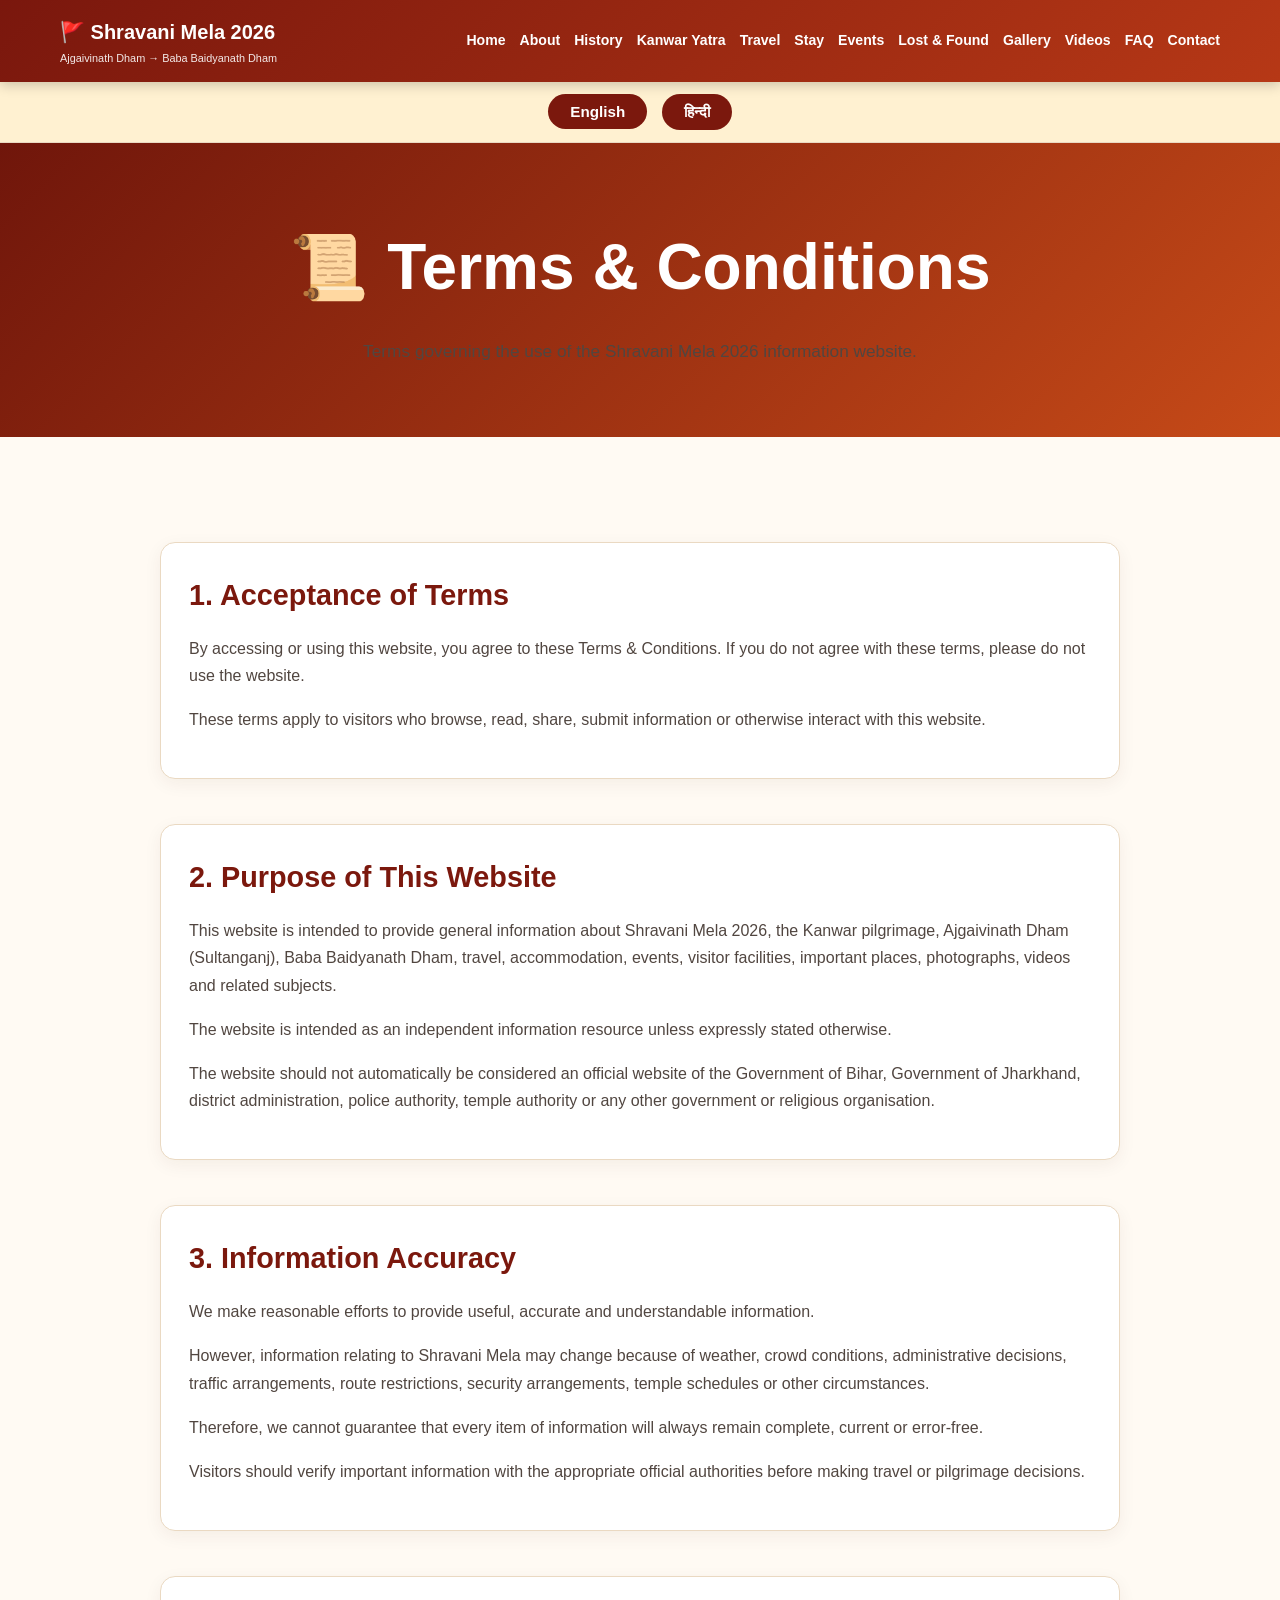
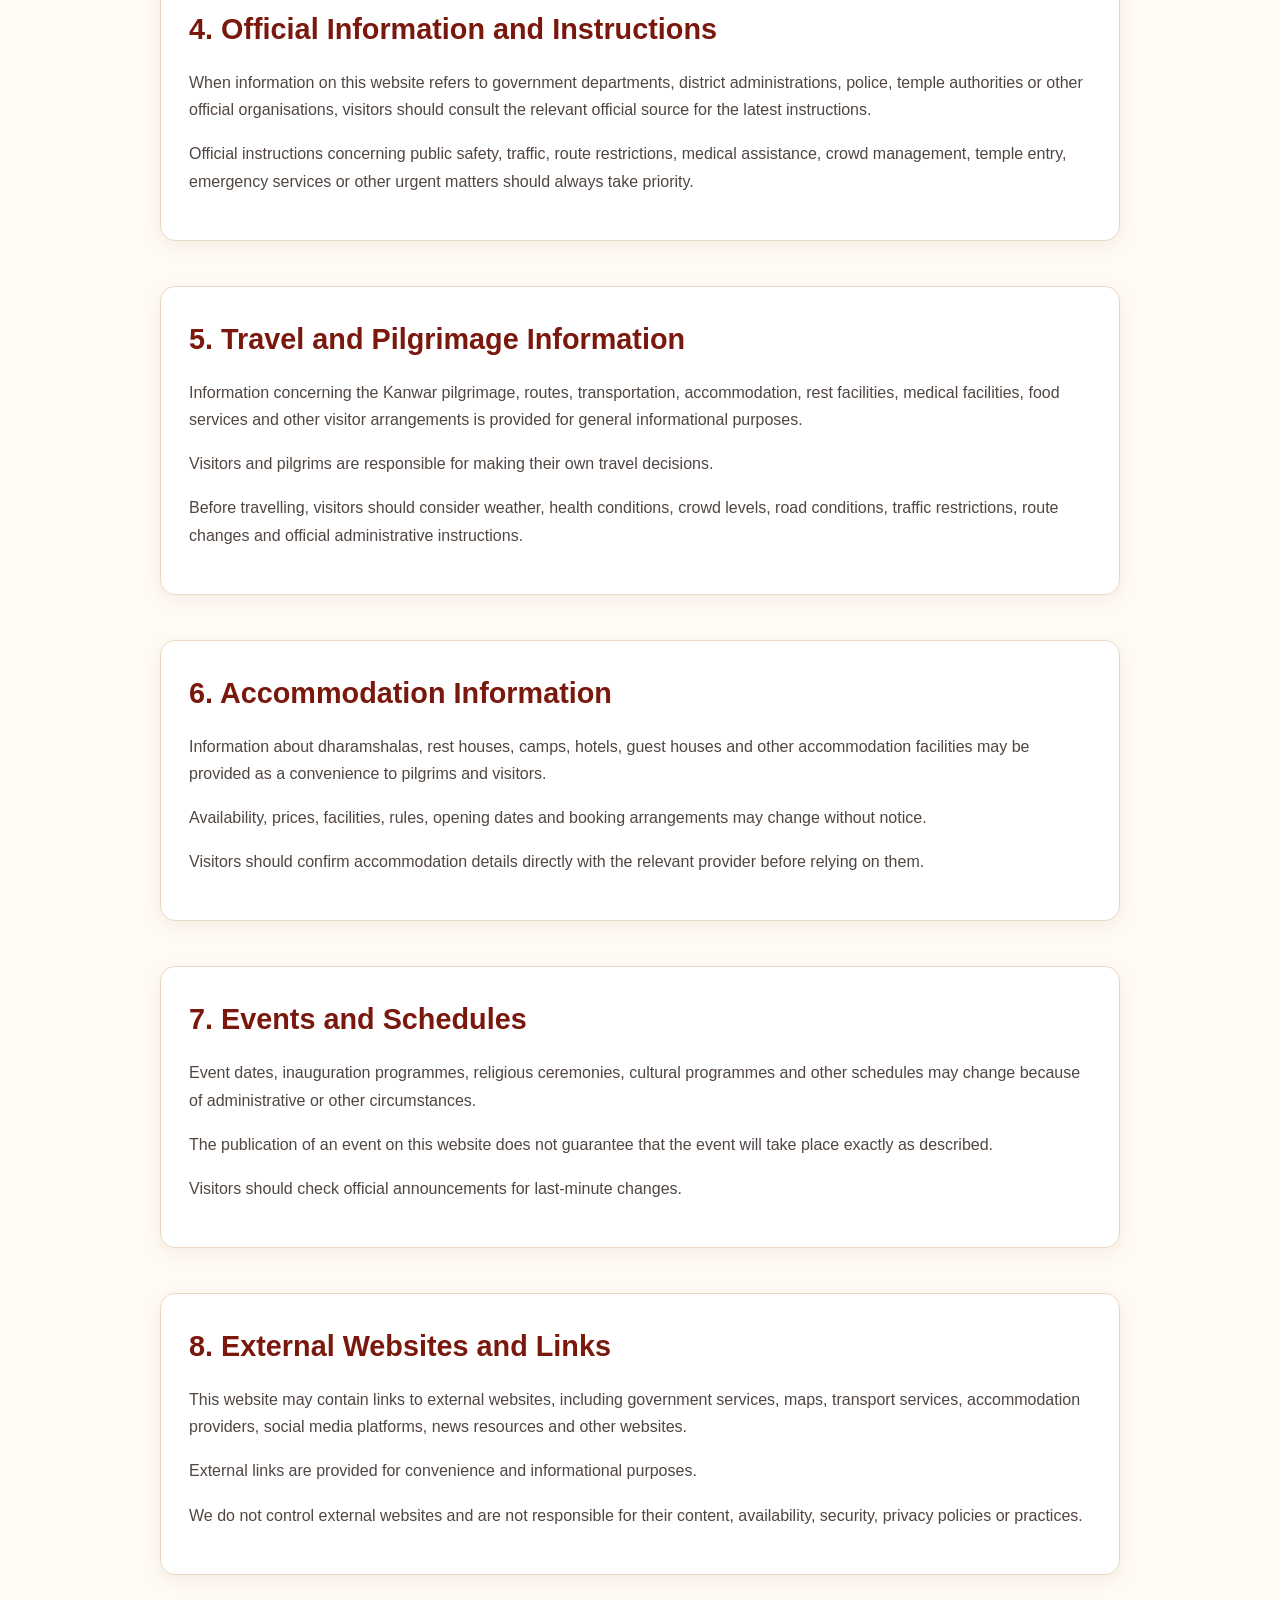
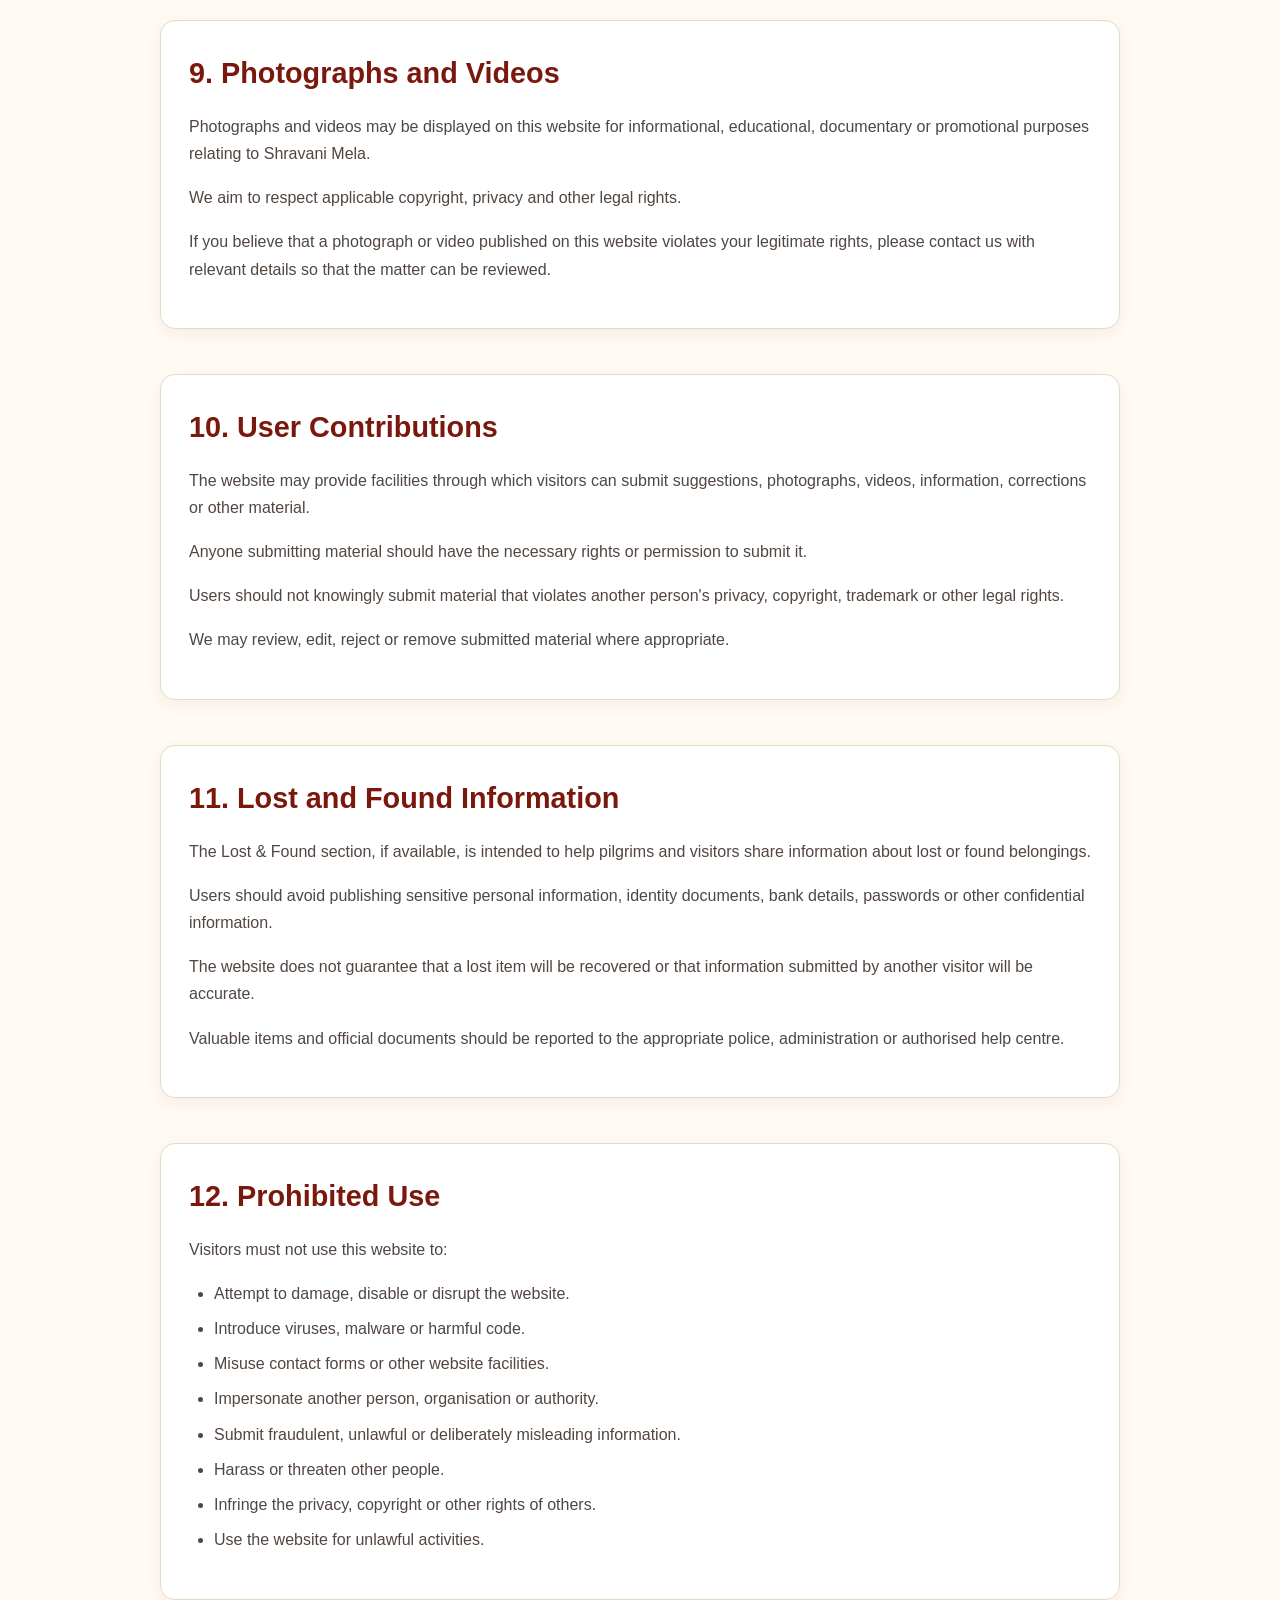
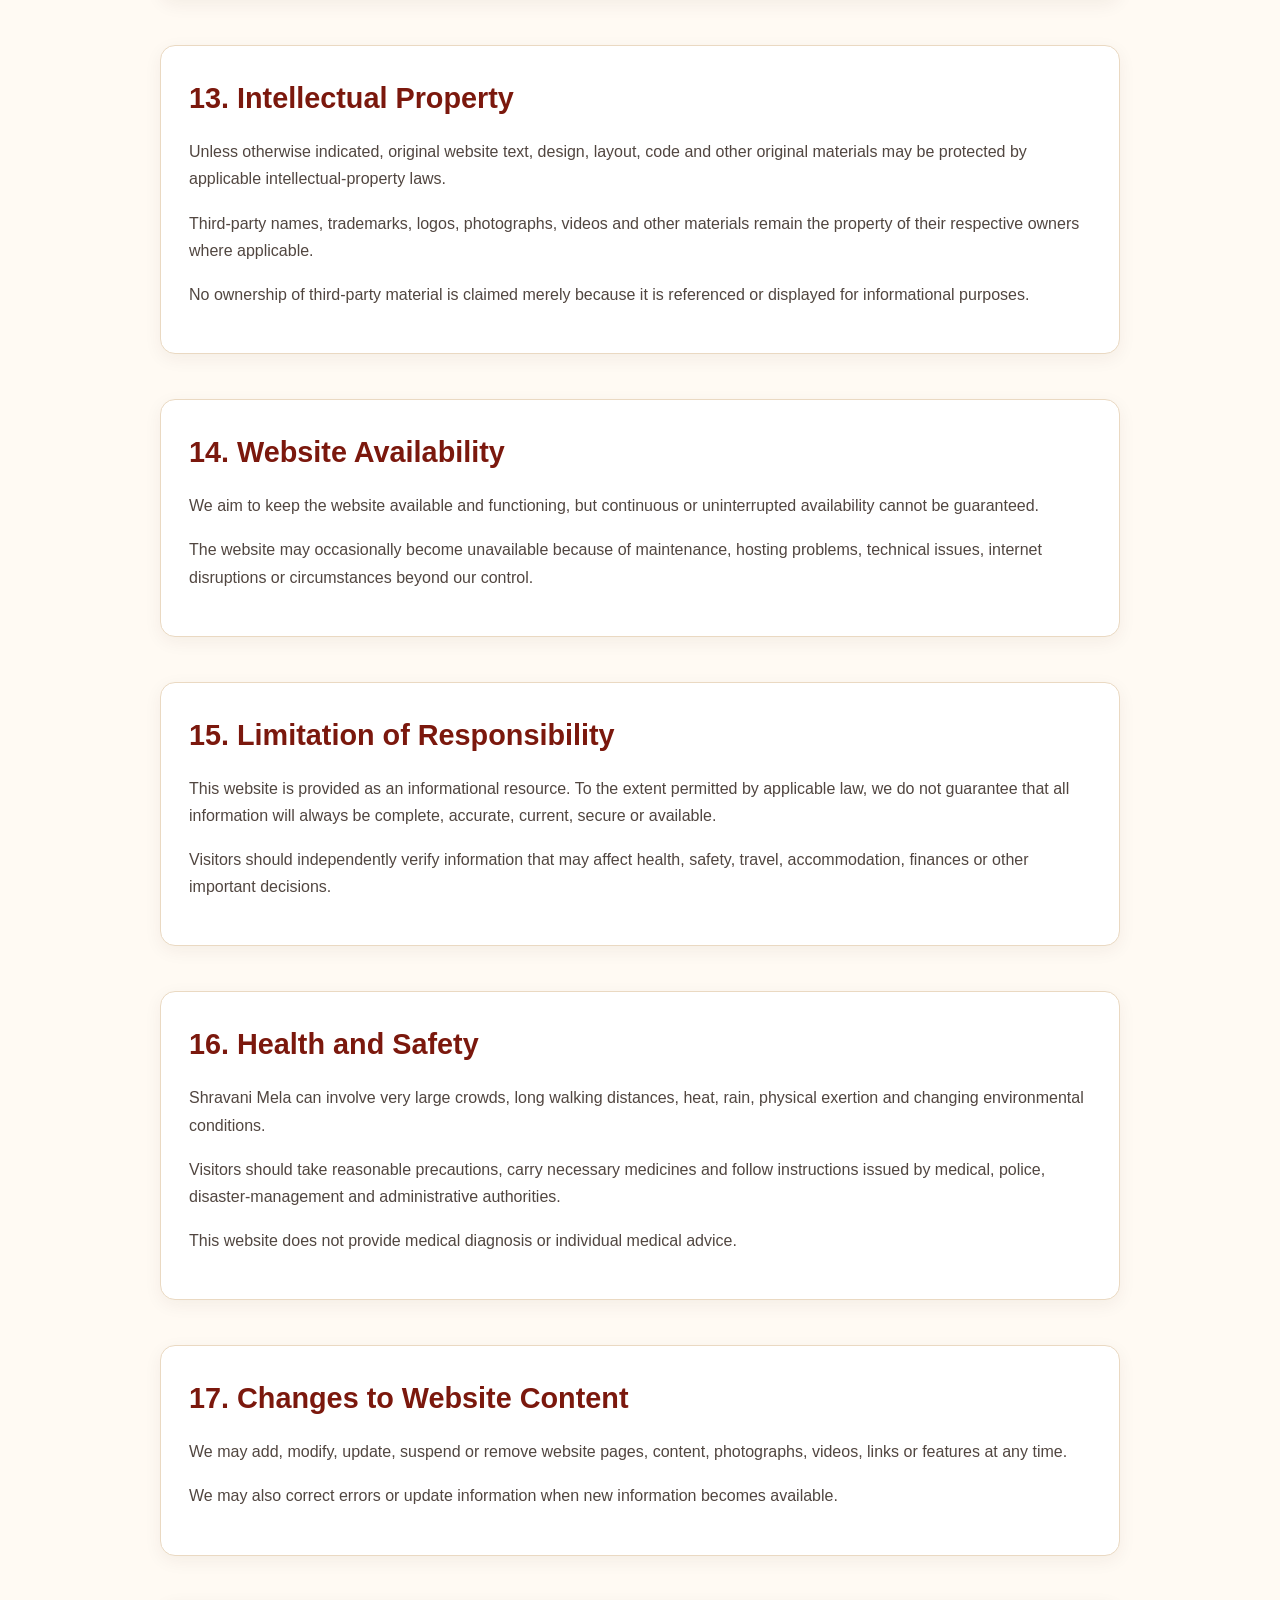
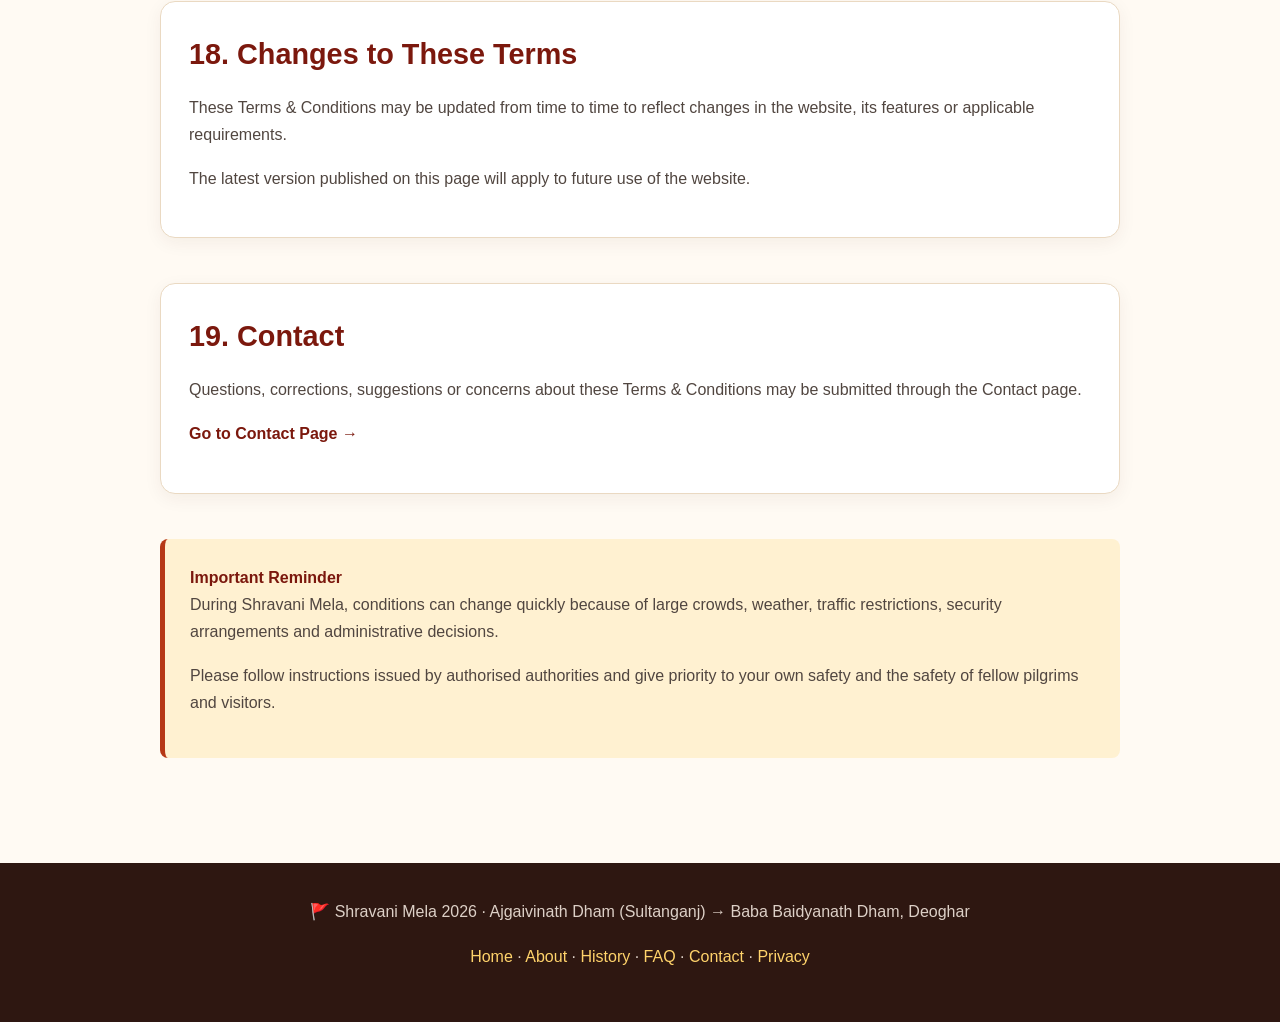
<file: terms.html>
<!DOCTYPE html> <html lang="en"> <head> <meta charset="UTF-8"> <meta name="viewport" content="width=device-width, initial-scale=1.0"> <title>Terms & Conditions | Shravani Mela 2026</title> <meta name="description" content="Terms and Conditions for the Shravani Mela 2026 information website."> <style> * { box-sizing: border-box; margin: 0; padding: 0; } html { scroll-behavior: smooth; } body { font-family: Arial, "Noto Sans Devanagari", "Nirmala UI", sans-serif; line-height: 1.7; color: #30241f; background: #fffaf3; } a { text-decoration: none; color: inherit; } header { background: linear-gradient(135deg, #7a170d, #b63816); color: white; position: sticky; top: 0; z-index: 1000; box-shadow: 0 3px 12px rgba(0,0,0,.2); } .nav { max-width: 1200px; margin: auto; padding: 15px 20px; display: flex; justify-content: space-between; align-items: center; gap: 20px; } .logo { font-size: 1.25rem; font-weight: 800; white-space: nowrap; } .logo small { display: block; font-size: .68rem; font-weight: normal; opacity: .9; } nav { display: flex; flex-wrap: wrap; justify-content: flex-end; gap: 14px; } nav a { font-size: .88rem; font-weight: 600; } nav a:hover { color: #ffd36b; } .language-bar { background: #fff1d1; text-align: center; padding: 12px; border-bottom: 1px solid #ead9c2; } .language-bar button { border: none; padding: 9px 22px; margin: 0 5px; border-radius: 25px; cursor: pointer; font-weight: 700; font-size: .95rem; background: #7b180d; color: white; } .language-bar button:hover { background: #b63816; } .hero { padding: 70px 20px; text-align: center; color: white; background: linear-gradient(135deg, #70160b, #c64a18); } .hero h1 { font-size: clamp(2.2rem, 6vw, 4rem); margin-bottom: 15px; } .hero p { max-width: 850px; margin: auto; font-size: 1.08rem; } main { max-width: 1000px; margin: auto; padding: 60px 20px; } section { margin-bottom: 45px; } .terms-box { background: white; border: 1px solid #ead9c2; border-radius: 15px; padding: 28px; margin-bottom: 25px; box-shadow: 0 5px 18px rgba(60,30,10,.06); } h2 { color: #7b180d; font-size: 1.8rem; margin-bottom: 15px; } p { margin-bottom: 17px; color: #514640; } ul { margin: 12px 0 18px 25px; color: #514640; } li { margin-bottom: 8px; } .notice { background: #fff1d1; border-left: 5px solid #b63816; padding: 25px; border-radius: 8px; } .notice strong { color: #7b180d; } .hindi { display: none; } footer { background: #2e1711; color: #ddd0c7; padding: 35px 20px; text-align: center; } footer p { color: #ddd0c7; } footer a { color: #ffd36b; } @media (max-width: 750px) { .nav { flex-direction: column; } nav { justify-content: center; } main { padding: 45px 16px; } } </style> </head> <body> <header> <div class="nav"> <a href="index.html" class="logo"> 🚩 Shravani Mela 2026 <small>Ajgaivinath Dham → Baba Baidyanath Dham</small> </a> <nav> <a href="index.html">Home</a> <a href="about.html">About</a> <a href="history.html">History</a> <a href="kanwar-yatra.html">Kanwar Yatra</a> <a href="travel-guide.html">Travel</a> <a href="accommodation.html">Stay</a> <a href="events.html">Events</a> <a href="lost-found.html">Lost & Found</a> <a href="gallery.html">Gallery</a> <a href="videos.html">Videos</a> <a href="faq.html">FAQ</a> <a href="contact.html">Contact</a> </nav> </div> </header> <div class="language-bar"> <button onclick="showEnglish()">English</button> <button onclick="showHindi()">हिन्दी</button> </div> <!-- ===================================================== ENGLISH VERSION ===================================================== --> <div id="englishContent"> <section class="hero"> <h1>📜 Terms & Conditions</h1> <p> Terms governing the use of the Shravani Mela 2026 information website. </p> </section> <main> <section> <div class="terms-box"> <h2>1. Acceptance of Terms</h2> <p> By accessing or using this website, you agree to these Terms & Conditions. If you do not agree with these terms, please do not use the website. </p> <p> These terms apply to visitors who browse, read, share, submit information or otherwise interact with this website. </p> </div> </section> <section> <div class="terms-box"> <h2>2. Purpose of This Website</h2> <p> This website is intended to provide general information about Shravani Mela 2026, the Kanwar pilgrimage, Ajgaivinath Dham (Sultanganj), Baba Baidyanath Dham, travel, accommodation, events, visitor facilities, important places, photographs, videos and related subjects. </p> <p> The website is intended as an independent information resource unless expressly stated otherwise. </p> <p> The website should not automatically be considered an official website of the Government of Bihar, Government of Jharkhand, district administration, police authority, temple authority or any other government or religious organisation. </p> </div> </section> <section> <div class="terms-box"> <h2>3. Information Accuracy</h2> <p> We make reasonable efforts to provide useful, accurate and understandable information. </p> <p> However, information relating to Shravani Mela may change because of weather, crowd conditions, administrative decisions, traffic arrangements, route restrictions, security arrangements, temple schedules or other circumstances. </p> <p> Therefore, we cannot guarantee that every item of information will always remain complete, current or error-free. </p> <p> Visitors should verify important information with the appropriate official authorities before making travel or pilgrimage decisions. </p> </div> </section> <section> <div class="terms-box"> <h2>4. Official Information and Instructions</h2> <p> When information on this website refers to government departments, district administrations, police, temple authorities or other official organisations, visitors should consult the relevant official source for the latest instructions. </p> <p> Official instructions concerning public safety, traffic, route restrictions, medical assistance, crowd management, temple entry, emergency services or other urgent matters should always take priority. </p> </div> </section> <section> <div class="terms-box"> <h2>5. Travel and Pilgrimage Information</h2> <p> Information concerning the Kanwar pilgrimage, routes, transportation, accommodation, rest facilities, medical facilities, food services and other visitor arrangements is provided for general informational purposes. </p> <p> Visitors and pilgrims are responsible for making their own travel decisions. </p> <p> Before travelling, visitors should consider weather, health conditions, crowd levels, road conditions, traffic restrictions, route changes and official administrative instructions. </p> </div> </section> <section> <div class="terms-box"> <h2>6. Accommodation Information</h2> <p> Information about dharamshalas, rest houses, camps, hotels, guest houses and other accommodation facilities may be provided as a convenience to pilgrims and visitors. </p> <p> Availability, prices, facilities, rules, opening dates and booking arrangements may change without notice. </p> <p> Visitors should confirm accommodation details directly with the relevant provider before relying on them. </p> </div> </section> <section> <div class="terms-box"> <h2>7. Events and Schedules</h2> <p> Event dates, inauguration programmes, religious ceremonies, cultural programmes and other schedules may change because of administrative or other circumstances. </p> <p> The publication of an event on this website does not guarantee that the event will take place exactly as described. </p> <p> Visitors should check official announcements for last-minute changes. </p> </div> </section> <section> <div class="terms-box"> <h2>8. External Websites and Links</h2> <p> This website may contain links to external websites, including government services, maps, transport services, accommodation providers, social media platforms, news resources and other websites. </p> <p> External links are provided for convenience and informational purposes. </p> <p> We do not control external websites and are not responsible for their content, availability, security, privacy policies or practices. </p> </div> </section> <section> <div class="terms-box"> <h2>9. Photographs and Videos</h2> <p> Photographs and videos may be displayed on this website for informational, educational, documentary or promotional purposes relating to Shravani Mela. </p> <p> We aim to respect applicable copyright, privacy and other legal rights. </p> <p> If you believe that a photograph or video published on this website violates your legitimate rights, please contact us with relevant details so that the matter can be reviewed. </p> </div> </section> <section> <div class="terms-box"> <h2>10. User Contributions</h2> <p> The website may provide facilities through which visitors can submit suggestions, photographs, videos, information, corrections or other material. </p> <p> Anyone submitting material should have the necessary rights or permission to submit it. </p> <p> Users should not knowingly submit material that violates another person's privacy, copyright, trademark or other legal rights. </p> <p> We may review, edit, reject or remove submitted material where appropriate. </p> </div> </section> <section> <div class="terms-box"> <h2>11. Lost and Found Information</h2> <p> The Lost & Found section, if available, is intended to help pilgrims and visitors share information about lost or found belongings. </p> <p> Users should avoid publishing sensitive personal information, identity documents, bank details, passwords or other confidential information. </p> <p> The website does not guarantee that a lost item will be recovered or that information submitted by another visitor will be accurate. </p> <p> Valuable items and official documents should be reported to the appropriate police, administration or authorised help centre. </p> </div> </section> <section> <div class="terms-box"> <h2>12. Prohibited Use</h2> <p> Visitors must not use this website to: </p> <ul> <li>Attempt to damage, disable or disrupt the website.</li> <li>Introduce viruses, malware or harmful code.</li> <li>Misuse contact forms or other website facilities.</li> <li>Impersonate another person, organisation or authority.</li> <li>Submit fraudulent, unlawful or deliberately misleading information.</li> <li>Harass or threaten other people.</li> <li>Infringe the privacy, copyright or other rights of others.</li> <li>Use the website for unlawful activities.</li> </ul> </div> </section> <section> <div class="terms-box"> <h2>13. Intellectual Property</h2> <p> Unless otherwise indicated, original website text, design, layout, code and other original materials may be protected by applicable intellectual-property laws. </p> <p> Third-party names, trademarks, logos, photographs, videos and other materials remain the property of their respective owners where applicable. </p> <p> No ownership of third-party material is claimed merely because it is referenced or displayed for informational purposes. </p> </div> </section> <section> <div class="terms-box"> <h2>14. Website Availability</h2> <p> We aim to keep the website available and functioning, but continuous or uninterrupted availability cannot be guaranteed. </p> <p> The website may occasionally become unavailable because of maintenance, hosting problems, technical issues, internet disruptions or circumstances beyond our control. </p> </div> </section> <section> <div class="terms-box"> <h2>15. Limitation of Responsibility</h2> <p> This website is provided as an informational resource. To the extent permitted by applicable law, we do not guarantee that all information will always be complete, accurate, current, secure or available. </p> <p> Visitors should independently verify information that may affect health, safety, travel, accommodation, finances or other important decisions. </p> </div> </section> <section> <div class="terms-box"> <h2>16. Health and Safety</h2> <p> Shravani Mela can involve very large crowds, long walking distances, heat, rain, physical exertion and changing environmental conditions. </p> <p> Visitors should take reasonable precautions, carry necessary medicines and follow instructions issued by medical, police, disaster-management and administrative authorities. </p> <p> This website does not provide medical diagnosis or individual medical advice. </p> </div> </section> <section> <div class="terms-box"> <h2>17. Changes to Website Content</h2> <p> We may add, modify, update, suspend or remove website pages, content, photographs, videos, links or features at any time. </p> <p> We may also correct errors or update information when new information becomes available. </p> </div> </section> <section> <div class="terms-box"> <h2>18. Changes to These Terms</h2> <p> These Terms & Conditions may be updated from time to time to reflect changes in the website, its features or applicable requirements. </p> <p> The latest version published on this page will apply to future use of the website. </p> </div> </section> <section> <div class="terms-box"> <h2>19. Contact</h2> <p> Questions, corrections, suggestions or concerns about these Terms & Conditions may be submitted through the Contact page. </p> <p> <a href="contact.html" style="color:#7b180d;font-weight:bold;"> Go to Contact Page → </a> </p> </div> </section> <section> <div class="notice"> <strong>Important Reminder</strong> <p> During Shravani Mela, conditions can change quickly because of large crowds, weather, traffic restrictions, security arrangements and administrative decisions. </p> <p> Please follow instructions issued by authorised authorities and give priority to your own safety and the safety of fellow pilgrims and visitors. </p> </div> </section> </main> </div> <!-- ===================================================== HINDI VERSION ===================================================== --> <div id="hindiContent" class="hindi"> <section class="hero"> <h1>📜 नियम एवं शर्तें</h1> <p> श्रावणी मेला 2026 सूचना वेबसाइट के उपयोग से संबंधित नियम एवं शर्तें। </p> </section> <main> <section> <div class="terms-box"> <h2>1. नियमों की स्वीकृति</h2> <p> इस वेबसाइट को खोलने या उपयोग करने पर आप इन नियमों एवं शर्तों को स्वीकार करते हैं। यदि आप इन शर्तों से सहमत नहीं हैं, तो कृपया वेबसाइट का उपयोग न करें। </p> <p> ये नियम वेबसाइट को देखने, पढ़ने, साझा करने, जानकारी भेजने या अन्य किसी प्रकार से उपयोग करने वाले आगंतुकों पर लागू होते हैं। </p> </div> </section> <section> <div class="terms-box"> <h2>2. वेबसाइट का उद्देश्य</h2> <p> इस वेबसाइट का उद्देश्य श्रावणी मेला 2026, कांवर यात्रा, अजगैवीनाथ धाम (सुल्तानगंज), बाबा बैद्यनाथ धाम, यात्रा, आवास, कार्यक्रमों, तीर्थयात्री सुविधाओं, महत्वपूर्ण स्थानों, फोटो, वीडियो और संबंधित विषयों के बारे में सामान्य जानकारी उपलब्ध कराना है। </p> <p> जब तक स्पष्ट रूप से अलग से न बताया गया हो, यह वेबसाइट एक स्वतंत्र सूचना संसाधन के रूप में बनाई गई है। </p> <p> इसे केवल जानकारी उपलब्ध कराने के आधार पर बिहार सरकार, झारखंड सरकार, जिला प्रशासन, पुलिस विभाग, मंदिर प्रशासन या किसी अन्य सरकारी अथवा धार्मिक संस्था की आधिकारिक वेबसाइट नहीं माना जाना चाहिए। </p> </div> </section> <section> <div class="terms-box"> <h2>3. जानकारी की सटीकता</h2> <p> हम उपयोगी, सही और समझने योग्य जानकारी उपलब्ध कराने का उचित प्रयास करते हैं। </p> <p> हालांकि श्रावणी मेला से संबंधित जानकारी मौसम, भीड़, प्रशासनिक निर्णय, यातायात व्यवस्था, मार्ग प्रतिबंध, सुरक्षा व्यवस्था, मंदिर के समय या अन्य परिस्थितियों के कारण बदल सकती है। </p> <p> इसलिए हम यह गारंटी नहीं दे सकते कि प्रत्येक जानकारी हर समय पूरी, वर्तमान या त्रुटिरहित रहेगी। </p> <p> यात्रा या तीर्थयात्रा से संबंधित महत्वपूर्ण निर्णय लेने से पहले संबंधित अधिकृत अधिकारियों से जानकारी की पुष्टि करें। </p> </div> </section> <section> <div class="terms-box"> <h2>4. आधिकारिक जानकारी एवं निर्देश</h2> <p> जब वेबसाइट पर किसी सरकारी विभाग, जिला प्रशासन, पुलिस, मंदिर प्रशासन या अन्य आधिकारिक संस्था से संबंधित जानकारी दी जाती है, तो नवीनतम निर्देशों के लिए संबंधित आधिकारिक स्रोत से जानकारी प्राप्त करें। </p> <p> सार्वजनिक सुरक्षा, यातायात, मार्ग प्रतिबंध, चिकित्सा सहायता, भीड़ नियंत्रण, मंदिर प्रवेश, आपातकालीन सेवा या अन्य जरूरी मामलों में अधिकृत अधिकारियों के आधिकारिक निर्देशों को हमेशा प्राथमिकता दी जानी चाहिए। </p> </div> </section> <section> <div class="terms-box"> <h2>5. यात्रा एवं तीर्थयात्रा संबंधी जानकारी</h2> <p> कांवर यात्रा, मार्ग, परिवहन, आवास, विश्राम सुविधाओं, चिकित्सा सुविधाओं, भोजन सेवाओं और तीर्थयात्रियों की अन्य व्यवस्थाओं से संबंधित जानकारी सामान्य सूचना के उद्देश्य से दी जाती है। </p> <p> यात्रा का निर्णय स्वयं आगंतुक और तीर्थयात्री की जिम्मेदारी है। </p> <p> यात्रा से पहले मौसम, स्वास्थ्य, भीड़, सड़क की स्थिति, यातायात प्रतिबंध, मार्ग में परिवर्तन और प्रशासनिक निर्देशों को ध्यान में रखें। </p> </div> </section> <section> <div class="terms-box"> <h2>6. आवास संबंधी जानकारी</h2> <p> धर्मशाला, विश्राम गृह, शिविर, होटल, गेस्ट हाउस और अन्य आवास सुविधाओं की जानकारी तीर्थयात्रियों और आगंतुकों की सुविधा के लिए दी जा सकती है। </p> <p> उपलब्धता, कीमत, सुविधाएं, नियम, खुलने की तारीख और बुकिंग व्यवस्था बिना पूर्व सूचना के बदल सकती है। </p> <p> किसी आवास पर निर्भर रहने से पहले संबंधित संचालक से सीधे जानकारी की पुष्टि करें। </p> </div> </section> <section> <div class="terms-box"> <h2>7. कार्यक्रम एवं समय-सारणी</h2> <p> कार्यक्रमों, उद्घाटन समारोहों, धार्मिक अनुष्ठानों, सांस्कृतिक कार्यक्रमों और अन्य आयोजनों की तारीखें प्रशासनिक या अन्य परिस्थितियों के कारण बदल सकती हैं। </p> <p> इस वेबसाइट पर किसी कार्यक्रम का उल्लेख होने का अर्थ यह गारंटी नहीं है कि वह कार्यक्रम बिल्कुल उसी रूप में आयोजित होगा। </p> <p> अंतिम समय के बदलावों के लिए आधिकारिक घोषणाओं की जांच करें। </p> </div> </section> <section> <div class="terms-box"> <h2>8. बाहरी वेबसाइटों एवं लिंक</h2> <p> इस वेबसाइट पर सरकारी सेवाओं, मानचित्र, परिवहन सेवाओं, आवास प्रदाताओं, सोशल मीडिया, समाचार संसाधनों और अन्य बाहरी वेबसाइटों के लिंक हो सकते हैं। </p> <p> बाहरी लिंक सुविधा और सामान्य जानकारी के लिए उपलब्ध कराए जाते हैं। </p> <p> हम बाहरी वेबसाइटों को नियंत्रित नहीं करते और उनकी सामग्री, उपलब्धता, सुरक्षा, गोपनीयता नीति या कार्यप्रणाली के लिए जिम्मेदार नहीं हैं। </p> </div> </section> <section> <div class="terms-box"> <h2>9. फोटो एवं वीडियो</h2> <p> श्रावणी मेला से संबंधित फोटो और वीडियो इस वेबसाइट पर सूचनात्मक, शैक्षणिक, दस्तावेजी या प्रचारात्मक उद्देश्य से प्रदर्शित किए जा सकते हैं। </p> <p> हम लागू कॉपीराइट, गोपनीयता और अन्य कानूनी अधिकारों का सम्मान करने का प्रयास करते हैं। </p> <p> यदि आपको लगता है कि वेबसाइट पर प्रकाशित किसी फोटो या वीडियो से आपके वैध अधिकारों का उल्लंघन हो रहा है, तो संबंधित विवरण के साथ हमसे संपर्क करें ताकि मामले की समीक्षा की जा सके। </p> </div> </section> <section> <div class="terms-box"> <h2>10. उपयोगकर्ता द्वारा दी गई सामग्री</h2> <p> वेबसाइट पर आगंतुकों को सुझाव, फोटो, वीडियो, जानकारी, सुधार या अन्य सामग्री भेजने की सुविधा दी जा सकती है। </p> <p> सामग्री भेजने वाले व्यक्ति के पास उसे भेजने के लिए आवश्यक अधिकार या अनुमति होनी चाहिए। </p> <p> किसी अन्य व्यक्ति की गोपनीयता, कॉपीराइट, ट्रेडमार्क या अन्य कानूनी अधिकारों का उल्लंघन करने वाली सामग्री जानबूझकर नहीं भेजनी चाहिए। </p> <p> आवश्यकता पड़ने पर हम भेजी गई सामग्री की समीक्षा, संपादन, अस्वीकृति या हटाने का अधिकार रखते हैं। </p> </div> </section> <section> <div class="terms-box"> <h2>11. खोया एवं पाया गया सामान</h2> <p> यदि Lost & Found सुविधा उपलब्ध है, तो इसका उद्देश्य तीर्थयात्रियों और आगंतुकों को खोई या मिली वस्तुओं से संबंधित जानकारी साझा करने में सहायता करना है। </p> <p> किसी भी संवेदनशील व्यक्तिगत जानकारी, पहचान-पत्र, बैंक विवरण, पासवर्ड या अन्य गोपनीय जानकारी को सार्वजनिक रूप से प्रकाशित न करें। </p> <p> वेबसाइट यह गारंटी नहीं देती कि खोई हुई वस्तु अवश्य मिल जाएगी या किसी अन्य आगंतुक द्वारा दी गई जानकारी सही होगी। </p> <p> कीमती वस्तुओं और आधिकारिक दस्तावेजों के खोने की स्थिति में संबंधित पुलिस, प्रशासन या अधिकृत सहायता केंद्र से संपर्क करें। </p> </div> </section> <section> <div class="terms-box"> <h2>12. निषिद्ध उपयोग</h2> <p> आगंतुकों को वेबसाइट का उपयोग निम्नलिखित कार्यों के लिए नहीं करना चाहिए: </p> <ul> <li>वेबसाइट को नुकसान पहुंचाने, बंद करने या बाधित करने का प्रयास करना।</li> <li>वायरस, मैलवेयर या हानिकारक कोड डालना।</li> <li>संपर्क फॉर्म या अन्य वेबसाइट सुविधाओं का दुरुपयोग करना।</li> <li>किसी व्यक्ति, संस्था या अधिकारी का गलत रूप से प्रतिनिधित्व करना।</li> <li>धोखाधड़ीपूर्ण, अवैध या जानबूझकर भ्रामक जानकारी भेजना।</li> <li>अन्य लोगों को परेशान या धमकी देना।</li> <li>दूसरों की गोपनीयता, कॉपीराइट या अन्य अधिकारों का उल्लंघन करना।</li> <li>वेबसाइट का उपयोग गैर-कानूनी गतिविधियों के लिए करना।</li> </ul> </div> </section> <section> <div class="terms-box"> <h2>13. बौद्धिक संपदा</h2> <p> जब तक अलग से न बताया गया हो, वेबसाइट का मूल टेक्स्ट, डिजाइन, लेआउट, कोड और अन्य मूल सामग्री लागू बौद्धिक संपदा कानूनों द्वारा संरक्षित हो सकती है। </p> <p> तृतीय-पक्ष के नाम, ट्रेडमार्क, लोगो, फोटो, वीडियो और अन्य सामग्री जहां लागू हो, उनके संबंधित मालिकों की संपत्ति बनी रहती है। </p> <p> किसी तृतीय-पक्ष सामग्री का केवल संदर्भ या सूचनात्मक प्रदर्शन करने से उस सामग्री पर हमारे स्वामित्व का दावा नहीं किया जाता। </p> </div> </section> <section> <div class="terms-box"> <h2>14. वेबसाइट की उपलब्धता</h2> <p> हम वेबसाइट को उपलब्ध और कार्यशील रखने का प्रयास करते हैं, लेकिन लगातार या बिना रुकावट उपलब्धता की गारंटी नहीं दी जा सकती। </p> <p> रखरखाव, होस्टिंग समस्या, तकनीकी खराबी, इंटरनेट बाधा या हमारे नियंत्रण से बाहर की परिस्थितियों के कारण वेबसाइट कभी-कभी अनुपलब्ध हो सकती है। </p> </div> </section> <section> <div class="terms-box"> <h2>15. जिम्मेदारी की सीमा</h2> <p> यह वेबसाइट एक सूचना संसाधन के रूप में उपलब्ध है। लागू कानून द्वारा अनुमत सीमा तक हम यह गारंटी नहीं देते कि सभी जानकारी हमेशा पूरी, सही, वर्तमान, सुरक्षित या उपलब्ध रहेगी। </p> <p> स्वास्थ्य, सुरक्षा, यात्रा, आवास, वित्त या अन्य महत्वपूर्ण निर्णयों को प्रभावित करने वाली जानकारी की स्वतंत्र रूप से पुष्टि करें। </p> </div> </section> <section> <div class="terms-box"> <h2>16. स्वास्थ्य एवं सुरक्षा</h2> <p> श्रावणी मेला में बहुत बड़ी भीड़, लंबी पैदल यात्रा, गर्मी, बारिश, शारीरिक परिश्रम और बदलती पर्यावरणीय परिस्थितियां हो सकती हैं। </p> <p> आगंतुकों को उचित सावधानी बरतनी चाहिए, आवश्यक दवाएं साथ रखनी चाहिए और चिकित्सा, पुलिस, आपदा प्रबंधन तथा प्रशासनिक अधिकारियों द्वारा जारी निर्देशों का पालन करना चाहिए। </p> <p> यह वेबसाइट चिकित्सा निदान या व्यक्तिगत चिकित्सा सलाह प्रदान नहीं करती। </p> </div> </section> <section> <div class="terms-box"> <h2>17. वेबसाइट की सामग्री में परिवर्तन</h2> <p> हम वेबसाइट के पृष्ठों, सामग्री, फोटो, वीडियो, लिंक या सुविधाओं को किसी भी समय जोड़, बदल, अपडेट, रोक या हटा सकते हैं। </p> <p> नई जानकारी उपलब्ध होने पर हम गलतियों को सुधार या जानकारी को अपडेट भी कर सकते हैं। </p> </div> </section> <section> <div class="terms-box"> <h2>18. इन नियमों में परिवर्तन</h2> <p> वेबसाइट, उसकी सुविधाओं या लागू आवश्यकताओं में परिवर्तन के अनुसार इन नियम एवं शर्तों को समय-समय पर अपडेट किया जा सकता है। </p> <p> इस पृष्ठ पर प्रकाशित नवीनतम संस्करण वेबसाइट के भविष्य के उपयोग पर लागू होगा। </p> </div> </section> <section> <div class="terms-box"> <h2>19. संपर्क</h2> <p> इन नियम एवं शर्तों से संबंधित प्रश्न, सुधार, सुझाव या समस्या Contact पेज के माध्यम से भेजी जा सकती है। </p> <p> <a href="contact.html" style="color:#7b180d;font-weight:bold;"> संपर्क पृष्ठ पर जाएं → </a> </p> </div> </section> <section> <div class="notice"> <strong>महत्वपूर्ण स्मरण</strong> <p> श्रावणी मेला के दौरान बड़ी भीड़, मौसम, यातायात प्रतिबंध, सुरक्षा व्यवस्था और प्रशासनिक निर्णयों के कारण परिस्थितियां तेजी से बदल सकती हैं। </p> <p> अधिकृत अधिकारियों द्वारा जारी निर्देशों का पालन करें और अपनी तथा अन्य तीर्थयात्रियों एवं आगंतुकों की सुरक्षा को प्राथमिकता दें। </p> </div> </section> </main> </div> <footer> <p> 🚩 Shravani Mela 2026 · Ajgaivinath Dham (Sultanganj) → Baba Baidyanath Dham, Deoghar </p> <p> <a href="index.html">Home</a> · <a href="about.html">About</a> · <a href="history.html">History</a> · <a href="faq.html">FAQ</a> · <a href="contact.html">Contact</a> · <a href="privacy.html">Privacy</a> </p> </footer> <script> function showEnglish() { document.getElementById("englishContent").style.display = "block"; document.getElementById("hindiContent").style.display = "none"; } function showHindi() { document.getElementById("englishContent").style.display = "none"; document.getElementById("hindiContent").style.display = "block"; } </script> </body> </html>
</file>
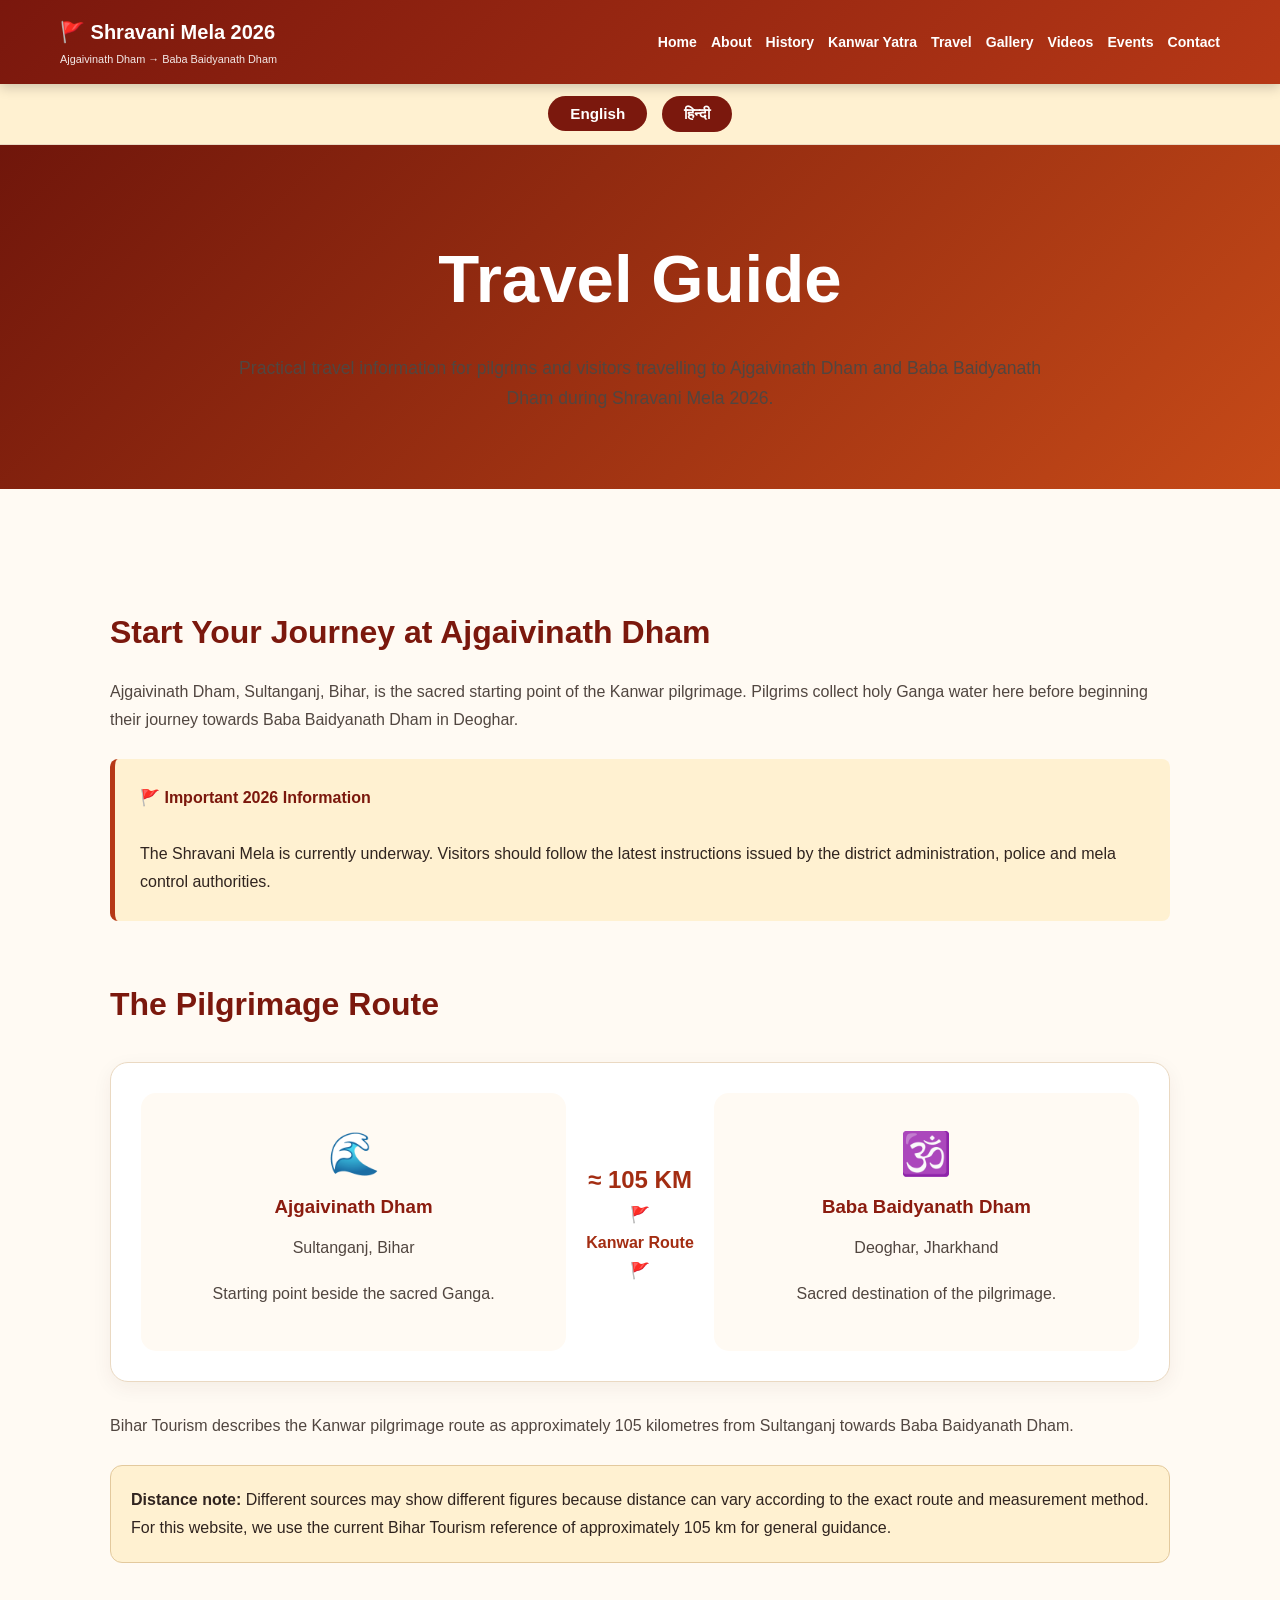
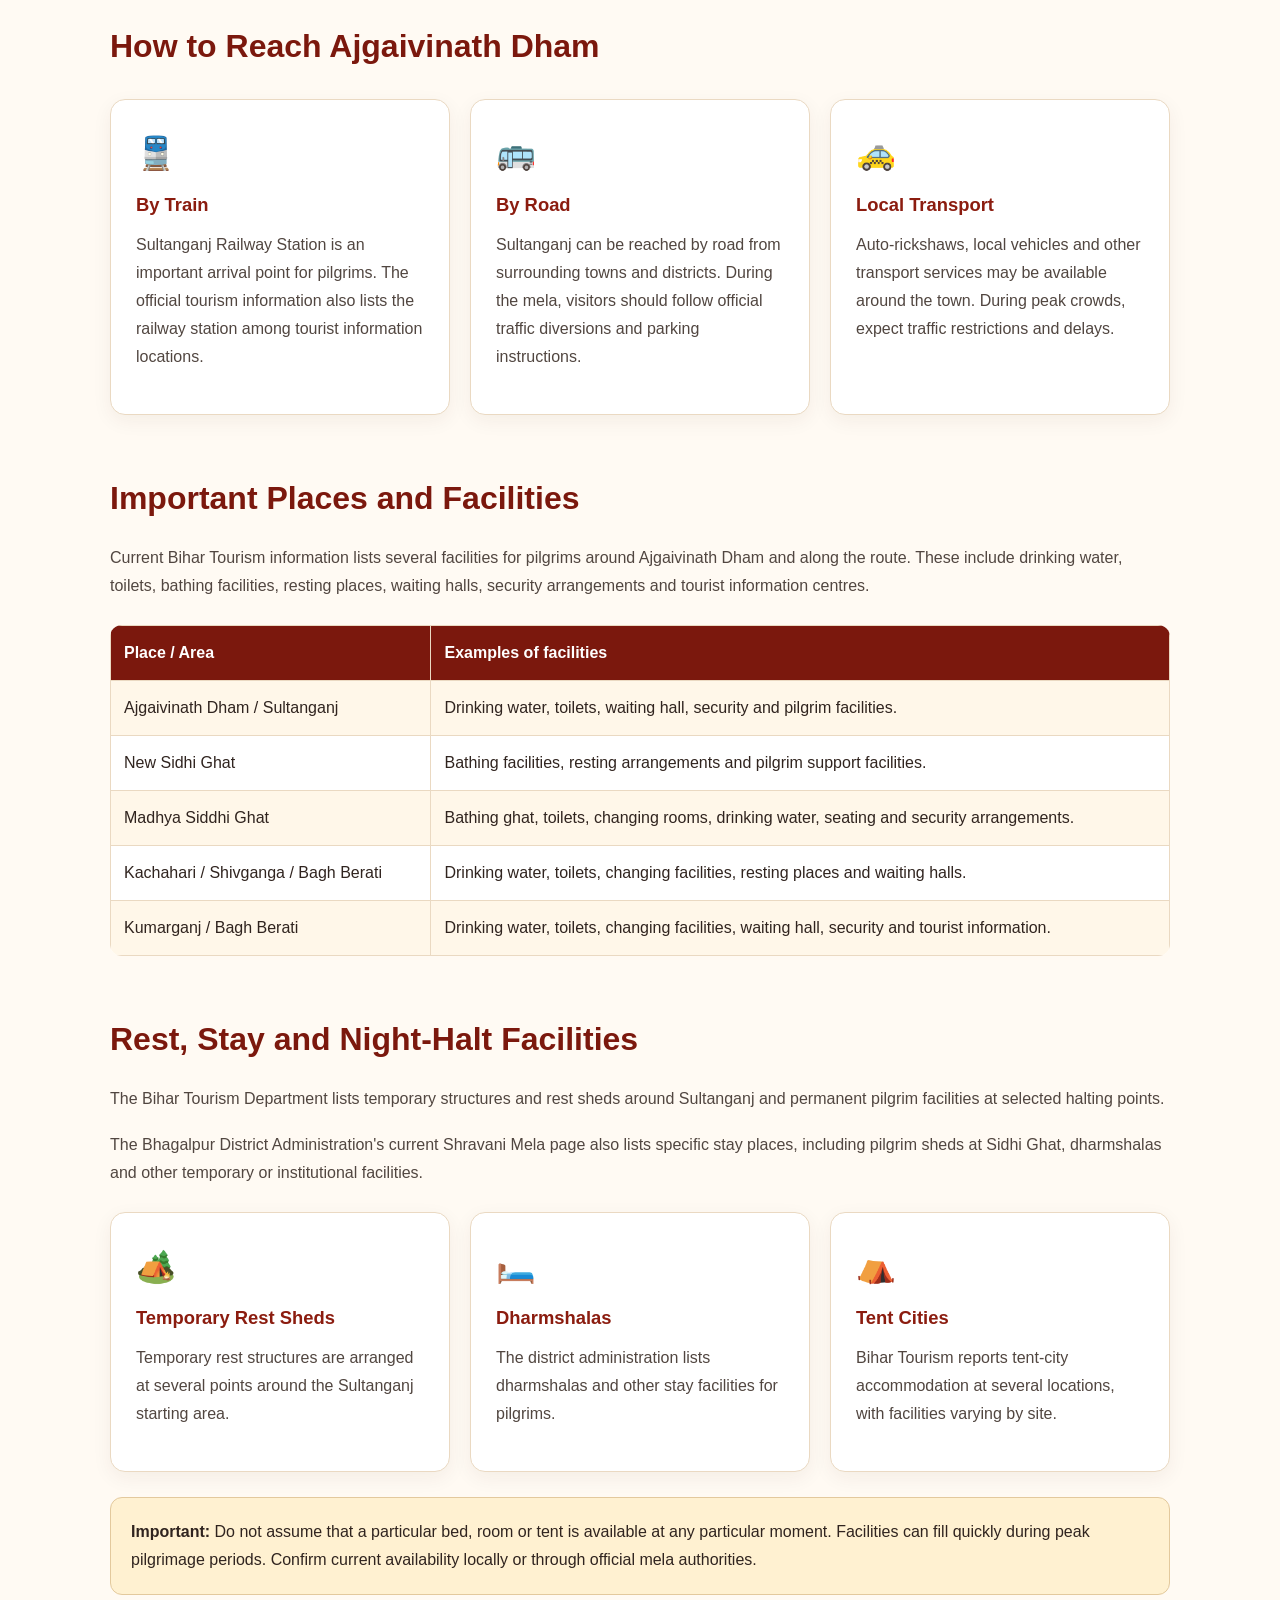
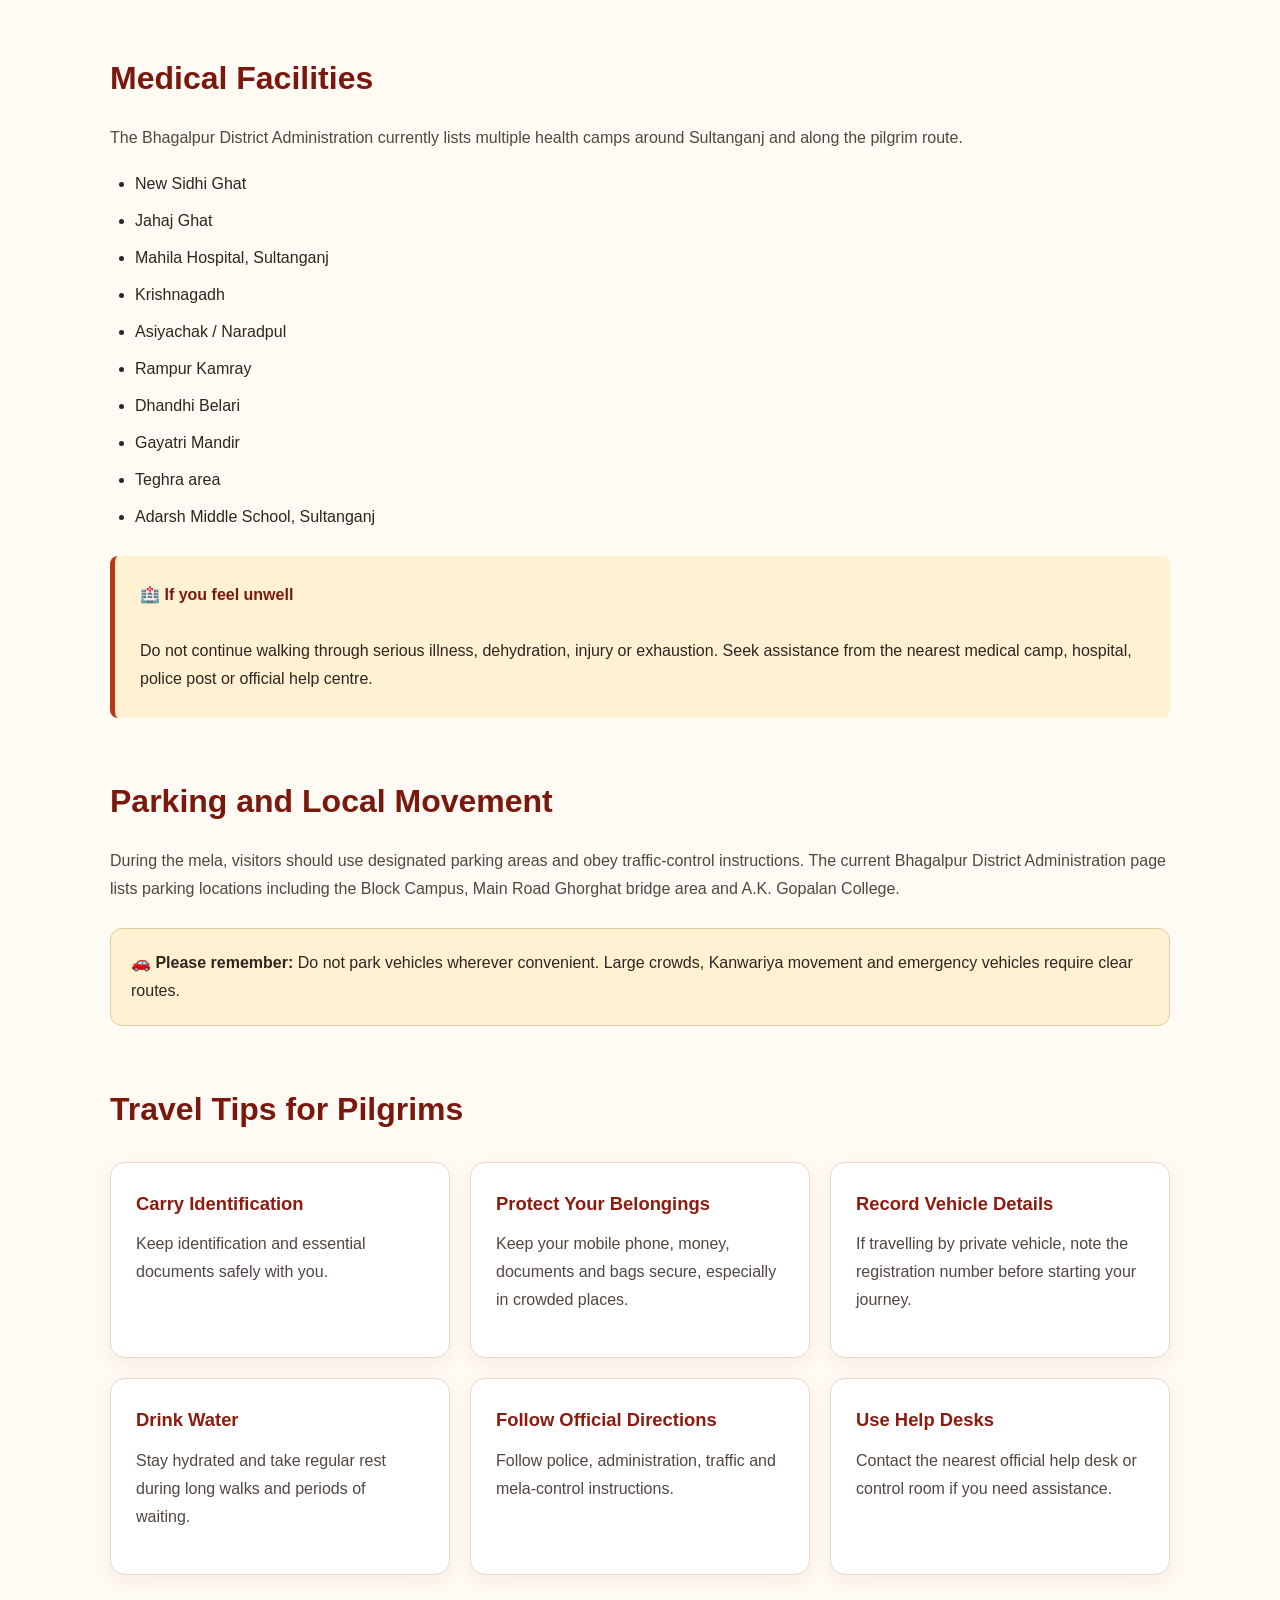
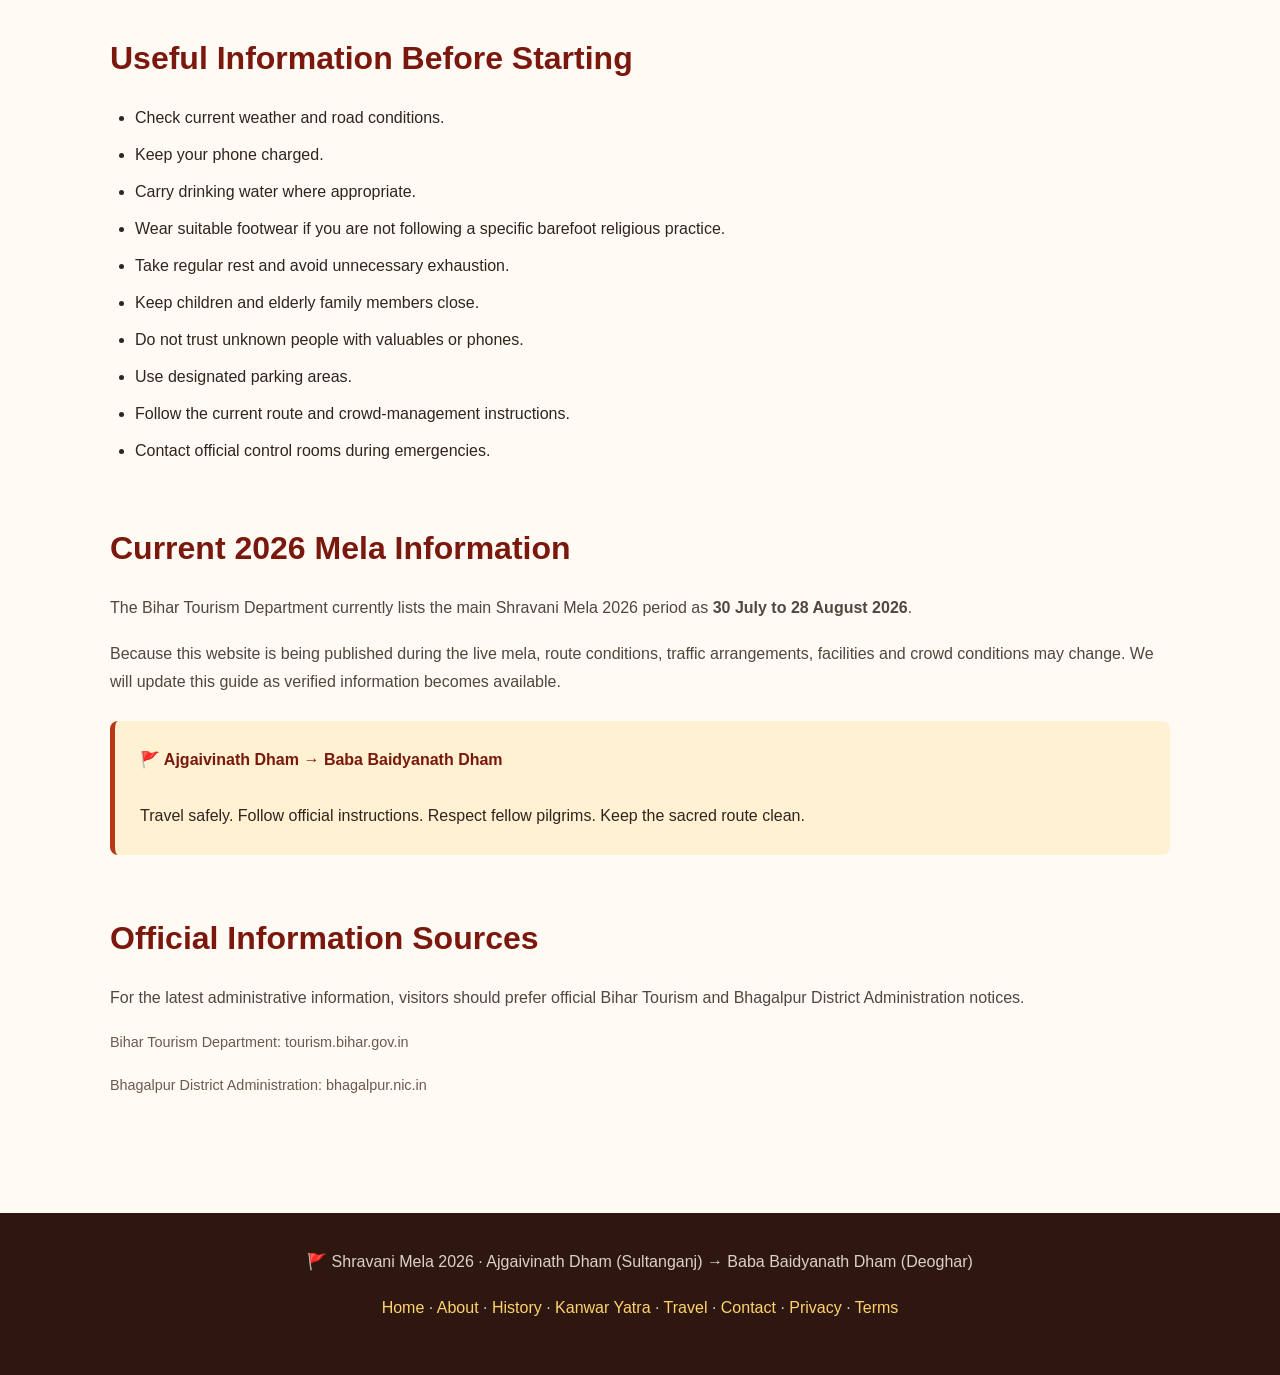
<file: travel-guide.html>
<!DOCTYPE html> <html lang="en"> <head> <meta charset="UTF-8"> <meta name="viewport" content="width=device-width, initial-scale=1.0"> <title>Travel Guide 2026 | Ajgaivinath Dham to Baba Baidyanath Dham</title> <meta name="description" content="Travel guide for Shravani Mela 2026 covering Ajgaivinath Dham (Sultanganj), the Kanwar pilgrimage route, facilities, rest places, medical assistance, transport and travel guidance to Baba Baidyanath Dham, Deoghar."> <style> * { box-sizing: border-box; margin: 0; padding: 0; } html { scroll-behavior: smooth; } body { font-family: Arial, "Noto Sans Devanagari", "Nirmala UI", sans-serif; line-height: 1.75; color: #30241f; background: #fffaf3; } a { text-decoration: none; color: inherit; } header { background: linear-gradient(135deg, #7a170d, #b63816); color: white; position: sticky; top: 0; z-index: 1000; box-shadow: 0 3px 12px rgba(0,0,0,.2); } .nav { max-width: 1200px; margin: auto; padding: 15px 20px; display: flex; justify-content: space-between; align-items: center; gap: 20px; } .logo { font-size: 1.25rem; font-weight: 800; white-space: nowrap; } .logo small { display: block; font-size: .68rem; font-weight: normal; opacity: .9; } nav { display: flex; flex-wrap: wrap; justify-content: flex-end; gap: 14px; } nav a { font-size: .88rem; font-weight: 600; } nav a:hover { color: #ffd36b; } .language-bar { background: #fff1d1; text-align: center; padding: 12px; border-bottom: 1px solid #ead9c2; } .language-bar button { border: none; padding: 9px 22px; margin: 0 5px; border-radius: 25px; cursor: pointer; font-weight: 700; font-size: .95rem; background: #7b180d; color: white; } .language-bar button:hover { background: #b63816; } .hero { padding: 75px 20px; text-align: center; color: white; background: linear-gradient(135deg, #70160b, #c64a18); } .hero h1 { font-size: clamp(2.3rem, 6vw, 4.2rem); margin-bottom: 15px; } .hero p { max-width: 850px; margin: auto; font-size: 1.1rem; } main { max-width: 1100px; margin: auto; padding: 60px 20px; } section { margin-bottom: 55px; } h2 { color: #7b180d; font-size: 2rem; margin-bottom: 18px; } h3 { color: #8b1c0f; margin-bottom: 10px; } p { margin-bottom: 18px; color: #514640; } .fact-box { padding: 25px; background: #fff1d1; border-left: 5px solid #b63816; border-radius: 8px; margin-top: 25px; } .fact-box strong { color: #7b180d; } .route-box { background: white; border: 1px solid #ead9c2; border-radius: 18px; padding: 30px; margin: 30px 0; box-shadow: 0 6px 20px rgba(60,30,10,.06); } .route-line { display: grid; grid-template-columns: 1fr auto 1fr; align-items: center; gap: 20px; text-align: center; } .location { padding: 25px; background: #fffaf3; border-radius: 15px; } .location .icon { font-size: 2.6rem; } .distance { color: #a32d12; font-weight: 800; } .distance strong { display: block; font-size: 1.5rem; } .cards { display: grid; grid-template-columns: repeat(3, 1fr); gap: 20px; margin-top: 25px; } .card { background: white; padding: 25px; border: 1px solid #ead9c2; border-radius: 15px; box-shadow: 0 6px 20px rgba(60,30,10,.06); } .card .icon { font-size: 2rem; margin-bottom: 8px; } .card h3 { font-size: 1.15rem; } ul { margin: 15px 0 20px 25px; } li { margin-bottom: 9px; } table { width: 100%; border-collapse: collapse; background: white; margin-top: 25px; border-radius: 12px; overflow: hidden; } th, td { border: 1px solid #ead9c2; padding: 13px; text-align: left; vertical-align: top; } th { background: #7b180d; color: white; } tr:nth-child(even) { background: #fff7e9; } .notice { background: #fff1d1; border: 1px solid #e3c99d; padding: 20px; border-radius: 12px; margin-top: 25px; } .hindi { display: none; } .hindi p, .hindi h1, .hindi h2, .hindi h3, .hindi li, .hindi td, .hindi th { font-family: "Noto Sans Devanagari", "Nirmala UI", Arial, sans-serif; } .source-note { font-size: .9rem; color: #6b5a50; margin-top: 18px; } footer { background: #2e1711; color: #ddd0c7; padding: 35px 20px; text-align: center; } footer p { color: #ddd0c7; } footer a { color: #ffd36b; } @media (max-width: 800px) { .nav { flex-direction: column; } nav { justify-content: center; } .route-line { grid-template-columns: 1fr; } .cards { grid-template-columns: 1fr; } table { font-size: .9rem; } } </style> </head> <body> <header> <div class="nav"> <a href="index.html" class="logo"> 🚩 Shravani Mela 2026 <small>Ajgaivinath Dham → Baba Baidyanath Dham</small> </a> <nav> <a href="index.html">Home</a> <a href="about.html">About</a> <a href="history.html">History</a> <a href="kanwar-yatra.html">Kanwar Yatra</a> <a href="travel-guide.html">Travel</a> <a href="gallery.html">Gallery</a> <a href="videos.html">Videos</a> <a href="events.html">Events</a> <a href="contact.html">Contact</a> </nav> </div> </header> <div class="language-bar"> <button onclick="showEnglish()">English</button> <button onclick="showHindi()">हिन्दी</button> </div> <!-- ================= ENGLISH ================= --> <div id="englishContent"> <section class="hero"> <h1>Travel Guide</h1> <p> Practical travel information for pilgrims and visitors travelling to Ajgaivinath Dham and Baba Baidyanath Dham during Shravani Mela 2026. </p> </section> <main> <section> <h2>Start Your Journey at Ajgaivinath Dham</h2> <p> Ajgaivinath Dham, Sultanganj, Bihar, is the sacred starting point of the Kanwar pilgrimage. Pilgrims collect holy Ganga water here before beginning their journey towards Baba Baidyanath Dham in Deoghar. </p> <div class="fact-box"> <strong>🚩 Important 2026 Information</strong><br><br> The Shravani Mela is currently underway. Visitors should follow the latest instructions issued by the district administration, police and mela control authorities. </div> </section> <section> <h2>The Pilgrimage Route</h2> <div class="route-box"> <div class="route-line"> <div class="location"> <div class="icon">🌊</div> <h3>Ajgaivinath Dham</h3> <p>Sultanganj, Bihar</p> <p> Starting point beside the sacred Ganga. </p> </div> <div class="distance"> <strong>≈ 105 KM</strong> 🚩<br> Kanwar Route<br> 🚩 </div> <div class="location"> <div class="icon">🕉️</div> <h3>Baba Baidyanath Dham</h3> <p>Deoghar, Jharkhand</p> <p> Sacred destination of the pilgrimage. </p> </div> </div> </div> <p> Bihar Tourism describes the Kanwar pilgrimage route as approximately 105 kilometres from Sultanganj towards Baba Baidyanath Dham. </p> <div class="notice"> <strong>Distance note:</strong> Different sources may show different figures because distance can vary according to the exact route and measurement method. For this website, we use the current Bihar Tourism reference of approximately 105 km for general guidance. </div> </section> <section> <h2>How to Reach Ajgaivinath Dham</h2> <div class="cards"> <div class="card"> <div class="icon">🚆</div> <h3>By Train</h3> <p> Sultanganj Railway Station is an important arrival point for pilgrims. The official tourism information also lists the railway station among tourist information locations. </p> </div> <div class="card"> <div class="icon">🚌</div> <h3>By Road</h3> <p> Sultanganj can be reached by road from surrounding towns and districts. During the mela, visitors should follow official traffic diversions and parking instructions. </p> </div> <div class="card"> <div class="icon">🚕</div> <h3>Local Transport</h3> <p> Auto-rickshaws, local vehicles and other transport services may be available around the town. During peak crowds, expect traffic restrictions and delays. </p> </div> </div> </section> <section> <h2>Important Places and Facilities</h2> <p> Current Bihar Tourism information lists several facilities for pilgrims around Ajgaivinath Dham and along the route. These include drinking water, toilets, bathing facilities, resting places, waiting halls, security arrangements and tourist information centres. </p> <table> <tr> <th>Place / Area</th> <th>Examples of facilities</th> </tr> <tr> <td>Ajgaivinath Dham / Sultanganj</td> <td> Drinking water, toilets, waiting hall, security and pilgrim facilities. </td> </tr> <tr> <td>New Sidhi Ghat</td> <td> Bathing facilities, resting arrangements and pilgrim support facilities. </td> </tr> <tr> <td>Madhya Siddhi Ghat</td> <td> Bathing ghat, toilets, changing rooms, drinking water, seating and security arrangements. </td> </tr> <tr> <td>Kachahari / Shivganga / Bagh Berati</td> <td> Drinking water, toilets, changing facilities, resting places and waiting halls. </td> </tr> <tr> <td>Kumarganj / Bagh Berati</td> <td> Drinking water, toilets, changing facilities, waiting hall, security and tourist information. </td> </tr> </table> </section> <section> <h2>Rest, Stay and Night-Halt Facilities</h2> <p> The Bihar Tourism Department lists temporary structures and rest sheds around Sultanganj and permanent pilgrim facilities at selected halting points. </p> <p> The Bhagalpur District Administration's current Shravani Mela page also lists specific stay places, including pilgrim sheds at Sidhi Ghat, dharmshalas and other temporary or institutional facilities. </p> <div class="cards"> <div class="card"> <div class="icon">🏕️</div> <h3>Temporary Rest Sheds</h3> <p> Temporary rest structures are arranged at several points around the Sultanganj starting area. </p> </div> <div class="card"> <div class="icon">🛏️</div> <h3>Dharmshalas</h3> <p> The district administration lists dharmshalas and other stay facilities for pilgrims. </p> </div> <div class="card"> <div class="icon">⛺</div> <h3>Tent Cities</h3> <p> Bihar Tourism reports tent-city accommodation at several locations, with facilities varying by site. </p> </div> </div> <div class="notice"> <strong>Important:</strong> Do not assume that a particular bed, room or tent is available at any particular moment. Facilities can fill quickly during peak pilgrimage periods. Confirm current availability locally or through official mela authorities. </div> </section> <section> <h2>Medical Facilities</h2> <p> The Bhagalpur District Administration currently lists multiple health camps around Sultanganj and along the pilgrim route. </p> <ul> <li>New Sidhi Ghat</li> <li>Jahaj Ghat</li> <li>Mahila Hospital, Sultanganj</li> <li>Krishnagadh</li> <li>Asiyachak / Naradpul</li> <li>Rampur Kamray</li> <li>Dhandhi Belari</li> <li>Gayatri Mandir</li> <li>Teghra area</li> <li>Adarsh Middle School, Sultanganj</li> </ul> <div class="fact-box"> <strong>🏥 If you feel unwell</strong><br><br> Do not continue walking through serious illness, dehydration, injury or exhaustion. Seek assistance from the nearest medical camp, hospital, police post or official help centre. </div> </section> <section> <h2>Parking and Local Movement</h2> <p> During the mela, visitors should use designated parking areas and obey traffic-control instructions. The current Bhagalpur District Administration page lists parking locations including the Block Campus, Main Road Ghorghat bridge area and A.K. Gopalan College. </p> <div class="notice"> <strong>🚗 Please remember:</strong> Do not park vehicles wherever convenient. Large crowds, Kanwariya movement and emergency vehicles require clear routes. </div> </section> <section> <h2>Travel Tips for Pilgrims</h2> <div class="cards"> <div class="card"> <h3>Carry Identification</h3> <p> Keep identification and essential documents safely with you. </p> </div> <div class="card"> <h3>Protect Your Belongings</h3> <p> Keep your mobile phone, money, documents and bags secure, especially in crowded places. </p> </div> <div class="card"> <h3>Record Vehicle Details</h3> <p> If travelling by private vehicle, note the registration number before starting your journey. </p> </div> <div class="card"> <h3>Drink Water</h3> <p> Stay hydrated and take regular rest during long walks and periods of waiting. </p> </div> <div class="card"> <h3>Follow Official Directions</h3> <p> Follow police, administration, traffic and mela-control instructions. </p> </div> <div class="card"> <h3>Use Help Desks</h3> <p> Contact the nearest official help desk or control room if you need assistance. </p> </div> </div> </section> <section> <h2>Useful Information Before Starting</h2> <ul> <li>Check current weather and road conditions.</li> <li>Keep your phone charged.</li> <li>Carry drinking water where appropriate.</li> <li>Wear suitable footwear if you are not following a specific barefoot religious practice.</li> <li>Take regular rest and avoid unnecessary exhaustion.</li> <li>Keep children and elderly family members close.</li> <li>Do not trust unknown people with valuables or phones.</li> <li>Use designated parking areas.</li> <li>Follow the current route and crowd-management instructions.</li> <li>Contact official control rooms during emergencies.</li> </ul> </section> <section> <h2>Current 2026 Mela Information</h2> <p> The Bihar Tourism Department currently lists the main Shravani Mela 2026 period as <strong>30 July to 28 August 2026</strong>. </p> <p> Because this website is being published during the live mela, route conditions, traffic arrangements, facilities and crowd conditions may change. We will update this guide as verified information becomes available. </p> <div class="fact-box"> <strong>🚩 Ajgaivinath Dham → Baba Baidyanath Dham</strong><br><br> Travel safely. Follow official instructions. Respect fellow pilgrims. Keep the sacred route clean. </div> </section> <section> <h2>Official Information Sources</h2> <p> For the latest administrative information, visitors should prefer official Bihar Tourism and Bhagalpur District Administration notices. </p> <p class="source-note"> Bihar Tourism Department: tourism.bihar.gov.in </p> <p class="source-note"> Bhagalpur District Administration: bhagalpur.nic.in </p> </section> </main> </div> <!-- ================= HINDI ================= --> <div id="hindiContent" class="hindi"> <section class="hero"> <h1>यात्रा मार्गदर्शिका</h1> <p> श्रावणी मेला 2026 के दौरान अजगैवीनाथ धाम और बाबा बैद्यनाथ धाम आने वाले श्रद्धालुओं और पर्यटकों के लिए उपयोगी यात्रा जानकारी। </p> </section> <main> <section> <h2>अजगैवीनाथ धाम से यात्रा प्रारंभ करें</h2> <p> अजगैवीनाथ धाम, सुल्तानगंज, बिहार, कांवर यात्रा का पवित्र प्रारंभिक स्थल है। श्रद्धालु यहां पवित्र गंगा जल लेकर बाबा बैद्यनाथ धाम, देवघर की ओर यात्रा शुरू करते हैं। </p> <div class="fact-box"> <strong>🚩 2026 की महत्वपूर्ण जानकारी</strong><br><br> श्रावणी मेला वर्तमान में जारी है। श्रद्धालुओं और पर्यटकों को जिला प्रशासन, पुलिस और मेला नियंत्रण व्यवस्था द्वारा जारी नवीनतम निर्देशों का पालन करना चाहिए। </div> </section> <section> <h2>पवित्र कांवर यात्रा मार्ग</h2> <div class="route-box"> <div class="route-line"> <div class="location"> <div class="icon">🌊</div> <h3>अजगैवीनाथ धाम</h3> <p>सुल्तानगंज, बिहार</p> <p> पवित्र गंगा के किनारे स्थित यात्रा का प्रारंभिक स्थल। </p> </div> <div class="distance"> <strong>≈ 105 KM</strong> 🚩<br> कांवर मार्ग<br> 🚩 </div> <div class="location"> <div class="icon">🕉️</div> <h3>बाबा बैद्यनाथ धाम</h3> <p>देवघर, झारखंड</p> <p> पवित्र यात्रा का श्रद्धेय गंतव्य। </p> </div> </div> </div> <p> बिहार पर्यटन विभाग कांवर यात्रा के मार्ग को सुल्तानगंज से बाबा बैद्यनाथ धाम तक लगभग 105 किलोमीटर बताता है। </p> <div class="notice"> <strong>दूरी संबंधी जानकारी:</strong> अलग-अलग स्रोतों में दूरी के अलग आंकड़े मिल सकते हैं, क्योंकि वास्तविक मार्ग और दूरी मापने की पद्धति अलग हो सकती है। इस वेबसाइट पर सामान्य मार्गदर्शन के लिए बिहार पर्यटन विभाग के वर्तमान लगभग 105 किलोमीटर के आंकड़े का उपयोग किया गया है। </div> </section> <section> <h2>अजगैवीनाथ धाम कैसे पहुंचें</h2> <div class="cards"> <div class="card"> <div class="icon">🚆</div> <h3>रेल मार्ग से</h3> <p> सुल्तानगंज रेलवे स्टेशन श्रद्धालुओं के पहुंचने का महत्वपूर्ण माध्यम है। आधिकारिक पर्यटन जानकारी में इसे पर्यटन सूचना केंद्र के स्थानों में भी शामिल किया गया है। </p> </div> <div class="card"> <div class="icon">🚌</div> <h3>सड़क मार्ग से</h3> <p> सुल्तानगंज आसपास के शहरों और जिलों से सड़क मार्ग द्वारा जुड़ा है। मेले के दौरान यातायात और पार्किंग के लिए प्रशासन के निर्देशों का पालन करें। </p> </div> <div class="card"> <div class="icon">🚕</div> <h3>स्थानीय परिवहन</h3> <p> शहर में ऑटो-रिक्शा, स्थानीय वाहन और अन्य परिवहन सुविधाएं मिल सकती हैं। भीड़ के समय यातायात में देरी और प्रतिबंध संभव हैं। </p> </div> </div> </section> <section> <h2>महत्वपूर्ण स्थान और सुविधाएं</h2> <p> वर्तमान बिहार पर्यटन जानकारी के अनुसार अजगैवीनाथ धाम और यात्रा मार्ग के विभिन्न स्थानों पर पेयजल, शौचालय, स्नान, विश्राम, प्रतीक्षालय, सुरक्षा और पर्यटन सूचना केंद्र जैसी सुविधाएं उपलब्ध कराई गई हैं। </p> <table> <tr> <th>स्थान / क्षेत्र</th> <th>उदाहरण के रूप में सुविधाएं</th> </tr> <tr> <td>अजगैवीनाथ धाम / सुल्तानगंज</td> <td> पेयजल, शौचालय, प्रतीक्षालय, सुरक्षा और श्रद्धालु सुविधाएं। </td> </tr> <tr> <td>न्यू सीढ़ी घाट</td> <td> स्नान, विश्राम और श्रद्धालुओं के लिए सहायता सुविधाएं। </td> </tr> <tr> <td>मध्य सिद्धि घाट</td> <td> स्नान घाट, शौचालय, कपड़े बदलने की व्यवस्था, पेयजल, बैठने की जगह और सुरक्षा व्यवस्था। </td> </tr> <tr> <td>कचहरी / शिवगंगा / बाग बरैठी</td> <td> पेयजल, शौचालय, कपड़े बदलने की व्यवस्था, विश्राम स्थल और प्रतीक्षालय। </td> </tr> <tr> <td>कुमारगंज / बाग बरैठी</td> <td> पेयजल, शौचालय, कपड़े बदलने की व्यवस्था, प्रतीक्षालय, सुरक्षा और पर्यटन सूचना। </td> </tr> </table> </section> <section> <h2>विश्राम, ठहरने और रात्रि पड़ाव की सुविधाएं</h2> <p> बिहार पर्यटन विभाग द्वारा सुल्तानगंज के आसपास अस्थायी संरचनाओं और विश्राम स्थलों तथा मार्ग के कुछ महत्वपूर्ण पड़ावों पर स्थायी श्रद्धालु सुविधाओं की जानकारी दी गई है। </p> <p> भागलपुर जिला प्रशासन की वर्तमान श्रावणी मेला जानकारी में सीढ़ी घाट के यात्री शेड, धर्मशाला और अन्य ठहरने की सुविधाओं का भी उल्लेख है। </p> <div class="cards"> <div class="card"> <div class="icon">🏕️</div> <h3>अस्थायी विश्राम शेड</h3> <p> सुल्तानगंज के प्रारंभिक क्षेत्र में कई स्थानों पर अस्थायी विश्राम संरचनाएं उपलब्ध कराई जाती हैं। </p> </div> <div class="card"> <div class="icon">🛏️</div> <h3>धर्मशाला</h3> <p> जिला प्रशासन द्वारा श्रद्धालुओं के लिए धर्मशालाओं और अन्य ठहरने की सुविधाओं की जानकारी दी गई है। </p> </div> <div class="card"> <div class="icon">⛺</div> <h3>टेंट सिटी</h3> <p> बिहार पर्यटन विभाग के अनुसार कई स्थानों पर टेंट सिटी की व्यवस्था की गई है। सुविधाएं स्थान के अनुसार अलग हो सकती हैं। </p> </div> </div> <div class="notice"> <strong>महत्वपूर्ण:</strong> किसी विशेष समय पर किसी कमरे, बिस्तर या टेंट की उपलब्धता निश्चित मानकर न चलें। भीड़ के समय सुविधाएं शीघ्र भर सकती हैं। वर्तमान उपलब्धता की पुष्टि स्थानीय या आधिकारिक मेला व्यवस्था से करें। </div> </section> <section> <h2>चिकित्सा सुविधाएं</h2> <p> भागलपुर जिला प्रशासन की वर्तमान जानकारी के अनुसार सुल्तानगंज और कांवर मार्ग के विभिन्न स्थानों पर स्वास्थ्य शिविर लगाए गए हैं। </p> <ul> <li>न्यू सीढ़ी घाट</li> <li>जहाज घाट</li> <li>महिला अस्पताल, सुल्तानगंज</li> <li>कृष्णगढ़</li> <li>असियाचक / नारदपुल</li> <li>रामपुर कमराय</li> <li>ढांढी बेलारी</li> <li>गायत्री मंदिर</li> <li>तेघड़ा क्षेत्र</li> <li>आदर्श मध्य विद्यालय, सुल्तानगंज</li> </ul> <div class="fact-box"> <strong>🏥 अस्वस्थ महसूस होने पर</strong><br><br> गंभीर बीमारी, पानी की कमी, चोट या अत्यधिक थकान की स्थिति में पैदल यात्रा जारी न रखें। निकटतम चिकित्सा शिविर, अस्पताल, पुलिस चौकी या आधिकारिक सहायता केंद्र से सहायता लें। </div> </section> <section> <h2>पार्किंग और स्थानीय आवागमन</h2> <p> मेले के दौरान निर्धारित पार्किंग क्षेत्रों का उपयोग करें और यातायात नियंत्रण संबंधी निर्देशों का पालन करें। भागलपुर जिला प्रशासन की वर्तमान जानकारी में ब्लॉक परिसर, मुख्य सड़क घोरघट पुल क्षेत्र और ए.के. गोपालन कॉलेज सहित पार्किंग स्थानों का उल्लेख है। </p> <div class="notice"> <strong>🚗 ध्यान रखें:</strong> जहां सुविधा हो वहीं वाहन खड़ा न करें। भारी भीड़, कांवरिया आवागमन और आपातकालीन वाहनों के लिए रास्ते खुले रखना आवश्यक है। </div> </section> <section> <h2>श्रद्धालुओं के लिए यात्रा सुझाव</h2> <div class="cards"> <div class="card"> <h3>पहचान पत्र रखें</h3> <p> पहचान पत्र और आवश्यक दस्तावेज सुरक्षित रखें। </p> </div> <div class="card"> <h3>सामान सुरक्षित रखें</h3> <p> भीड़ में मोबाइल, पैसे, दस्तावेज और बैग का विशेष ध्यान रखें। </p> </div> <div class="card"> <h3>वाहन का नंबर लिखें</h3> <p> निजी वाहन से आने पर यात्रा शुरू करने से पहले वाहन का पंजीकरण नंबर नोट कर लें। </p> </div> <div class="card"> <h3>पानी पीते रहें</h3> <p> लंबी पैदल यात्रा और प्रतीक्षा के दौरान पर्याप्त पानी पिएं और समय पर विश्राम करें। </p> </div> <div class="card"> <h3>आधिकारिक निर्देश मानें</h3> <p> पुलिस, प्रशासन, यातायात और मेला नियंत्रण व्यवस्था के निर्देशों का पालन करें। </p> </div> <div class="card"> <h3>सहायता केंद्र का उपयोग करें</h3> <p> सहायता की आवश्यकता होने पर निकटतम आधिकारिक हेल्प डेस्क या नियंत्रण कक्ष से संपर्क करें। </p> </div> </div> </section> <section> <h2>यात्रा शुरू करने से पहले</h2> <ul> <li>मौसम और सड़क की वर्तमान स्थिति की जानकारी लें।</li> <li>मोबाइल फोन पूरी तरह चार्ज रखें।</li> <li>जहां आवश्यक हो, पीने का पानी साथ रखें।</li> <li>यदि धार्मिक कारणों से नंगे पैर चलने की परंपरा का पालन नहीं कर रहे हैं तो उपयुक्त जूते पहनें।</li> <li>समय-समय पर विश्राम करें और अत्यधिक थकान से बचें।</li> <li>बच्चों और बुजुर्ग परिवार के सदस्यों को अपने साथ रखें।</li> <li>अजनबियों को मोबाइल या कीमती सामान न दें।</li> <li>निर्धारित पार्किंग स्थानों का ही उपयोग करें।</li> <li>वर्तमान मार्ग और भीड़ नियंत्रण संबंधी निर्देशों का पालन करें।</li> <li>आपात स्थिति में आधिकारिक नियंत्रण कक्ष से संपर्क करें।</li> </ul> </section> <section> <h2>श्रावणी मेला 2026 की वर्तमान जानकारी</h2> <p> बिहार पर्यटन विभाग वर्तमान में श्रावणी मेला 2026 की मुख्य अवधि <strong>30 जुलाई से 28 अगस्त 2026</strong> बताता है। </p> <p> चूंकि यह वेबसाइट मेले के दौरान प्रकाशित की जा रही है, इसलिए मार्ग, यातायात, सुविधाओं और भीड़ की स्थिति बदल सकती है। सत्यापित जानकारी उपलब्ध होने पर इस यात्रा मार्गदर्शिका को अपडेट किया जाएगा। </p> <div class="fact-box"> <strong>🚩 अजगैवीनाथ धाम → बाबा बैद्यनाथ धाम</strong><br><br> सुरक्षित यात्रा करें। आधिकारिक निर्देशों का पालन करें। सहयात्रियों का सम्मान करें और पवित्र यात्रा मार्ग को स्वच्छ रखें। </div> </section> <section> <h2>आधिकारिक जानकारी के स्रोत</h2> <p> नवीनतम प्रशासनिक जानकारी के लिए बिहार पर्यटन विभाग और भागलपुर जिला प्रशासन की आधिकारिक सूचनाओं को प्राथमिकता दें। </p> <p class="source-note"> बिहार पर्यटन विभाग: tourism.bihar.gov.in </p> <p class="source-note"> भागलपुर जिला प्रशासन: bhagalpur.nic.in </p> </section> </main> </div> <footer> <p> 🚩 Shravani Mela 2026 · Ajgaivinath Dham (Sultanganj) → Baba Baidyanath Dham (Deoghar) </p> <p> <a href="index.html">Home</a> · <a href="about.html">About</a> · <a href="history.html">History</a> · <a href="kanwar-yatra.html">Kanwar Yatra</a> · <a href="travel-guide.html">Travel</a> · <a href="contact.html">Contact</a> · <a href="privacy.html">Privacy</a> · <a href="terms.html">Terms</a> </p> </footer> <script> function showEnglish() { document.getElementById("englishContent").style.display = "block"; document.getElementById("hindiContent").style.display = "none"; document.documentElement.lang = "en"; window.scrollTo({ top: 0, behavior: "smooth" }); } function showHindi() { document.getElementById("englishContent").style.display = "none"; document.getElementById("hindiContent").style.display = "block"; document.documentElement.lang = "hi"; window.scrollTo({ top: 0, behavior: "smooth" }); } </script> </body> </html>
</file>
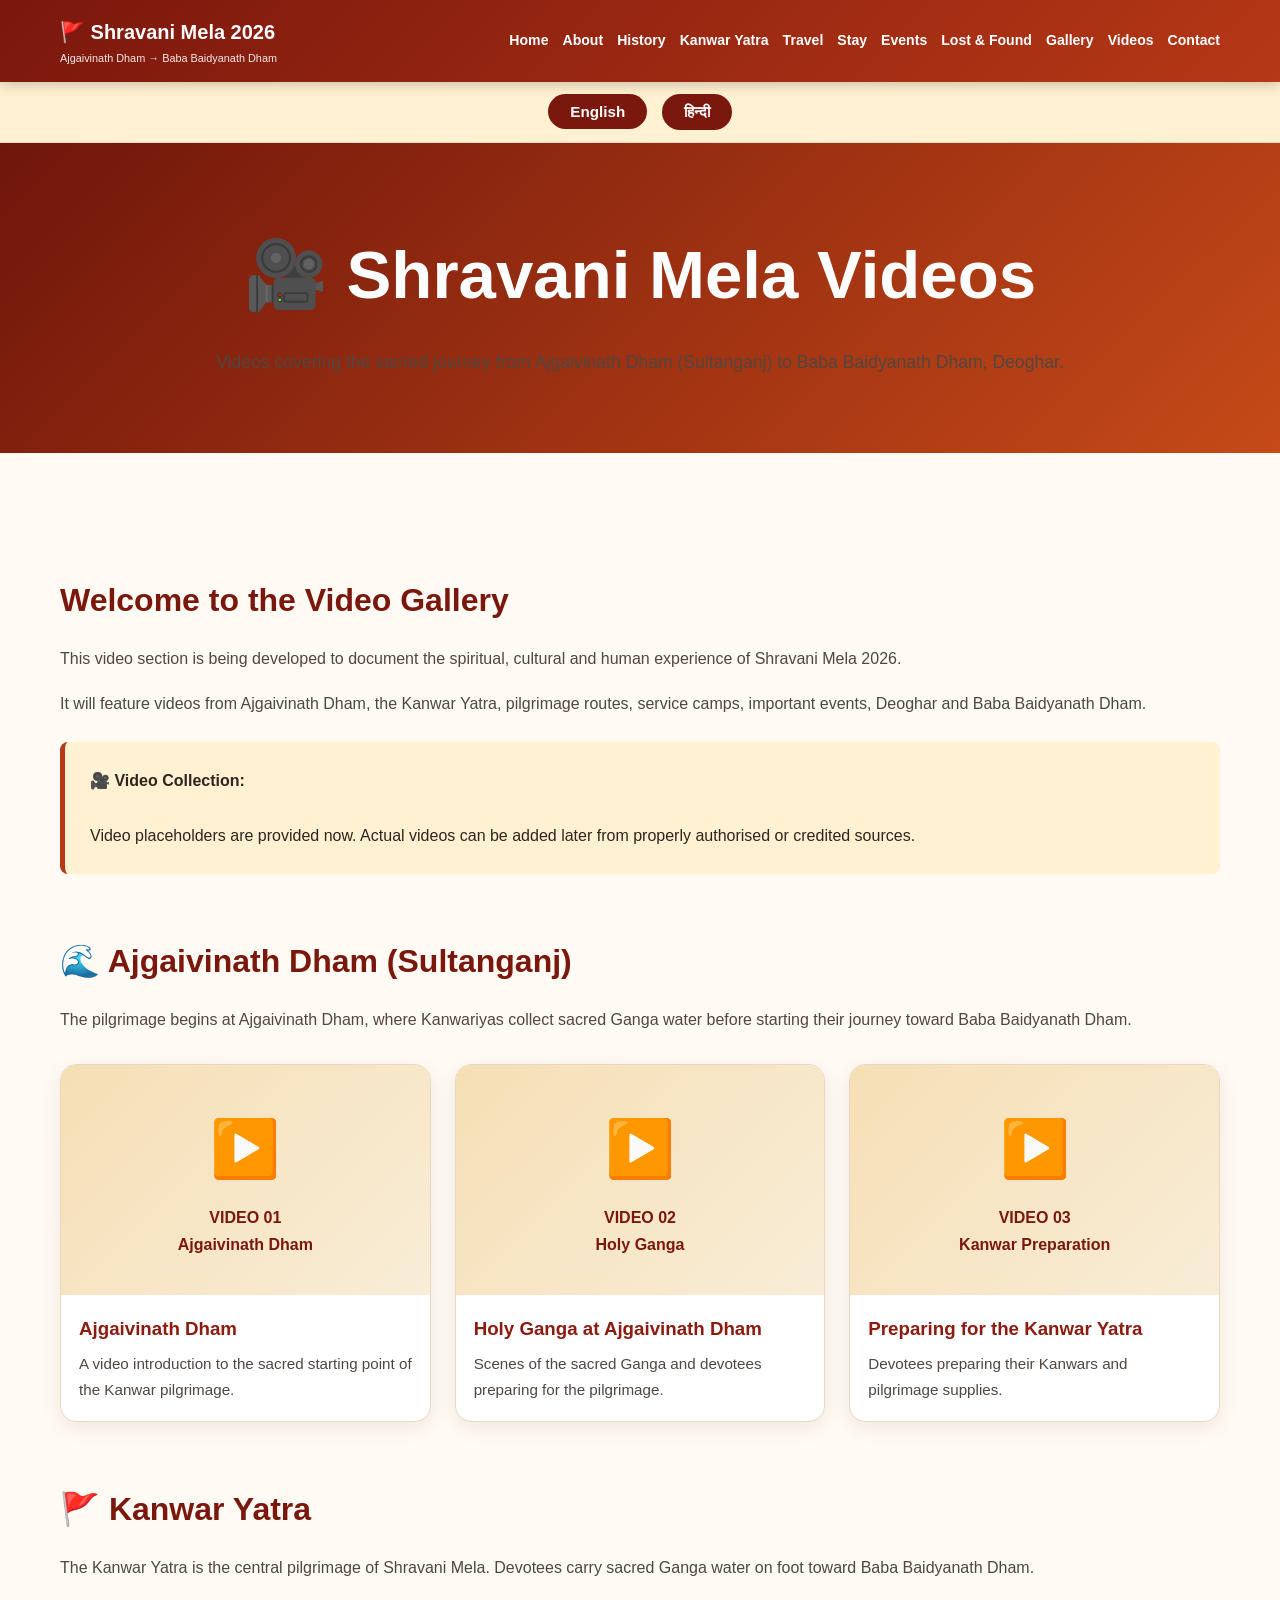
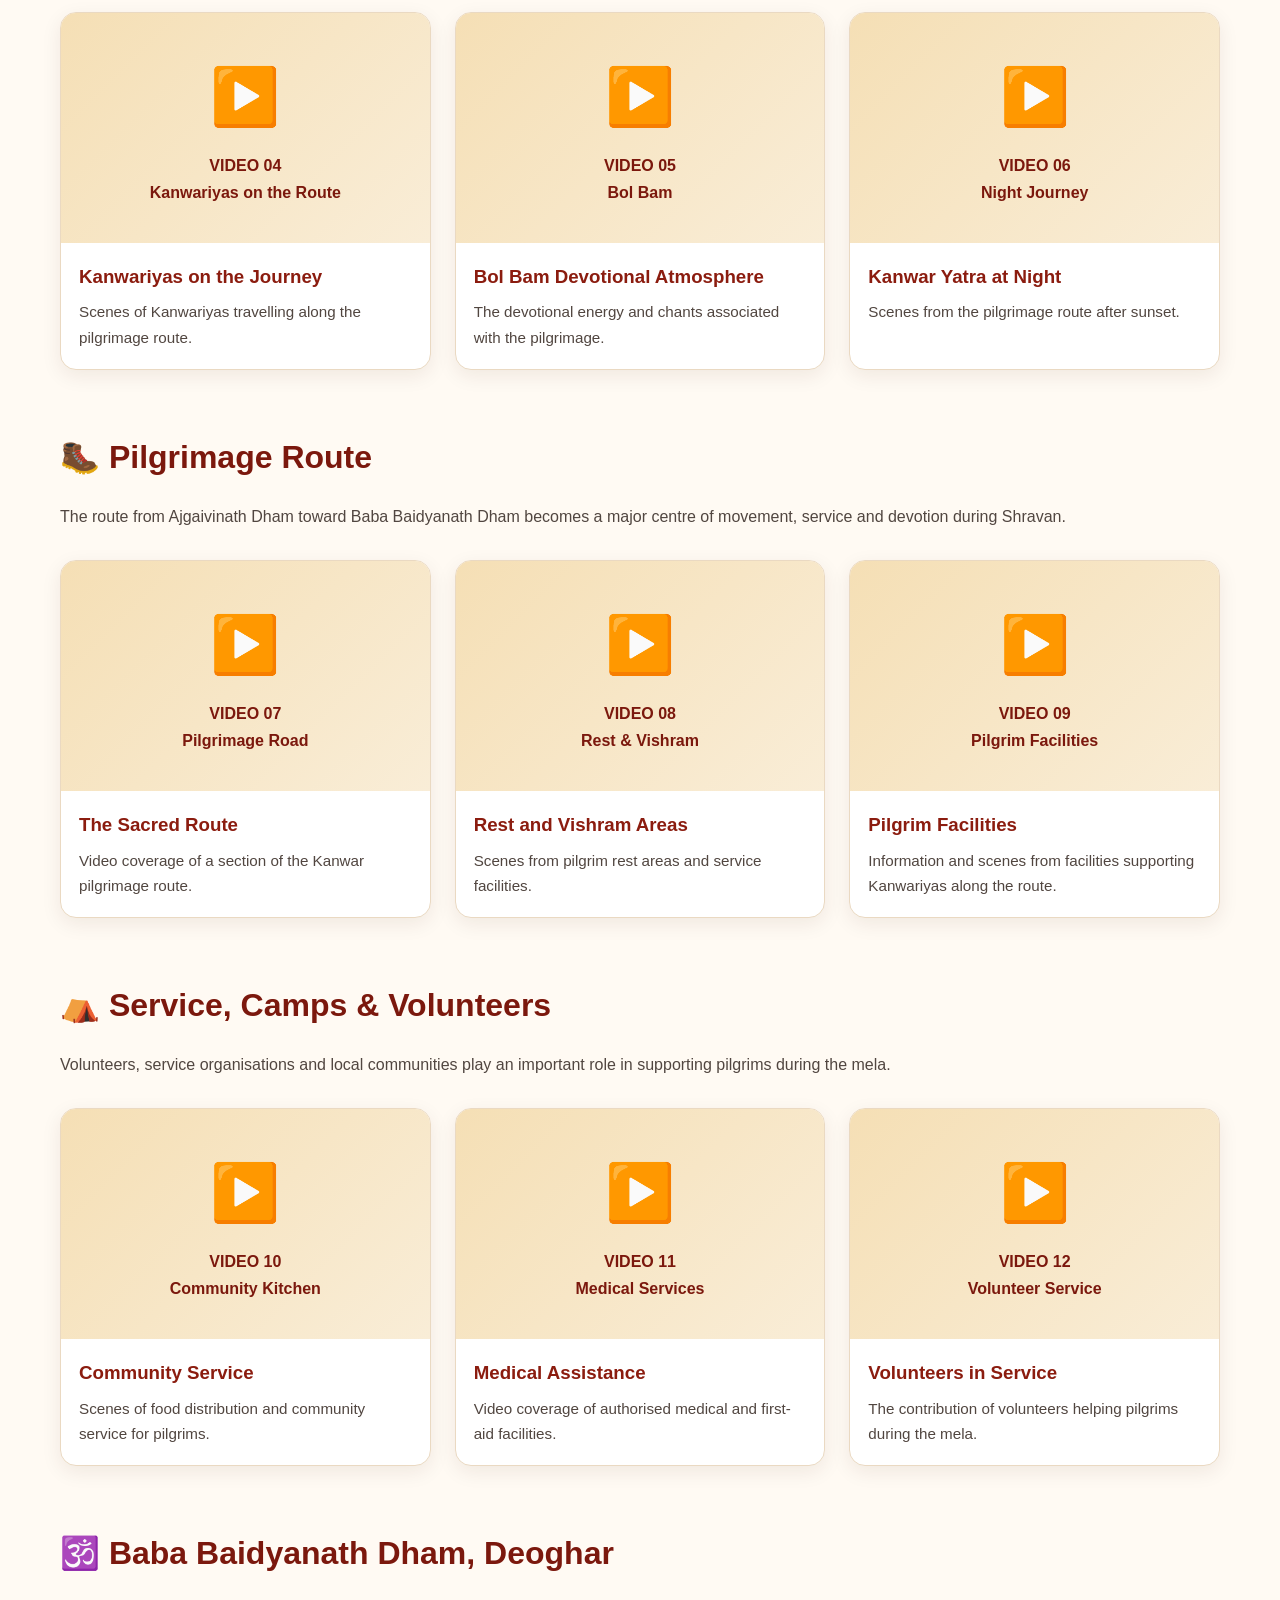
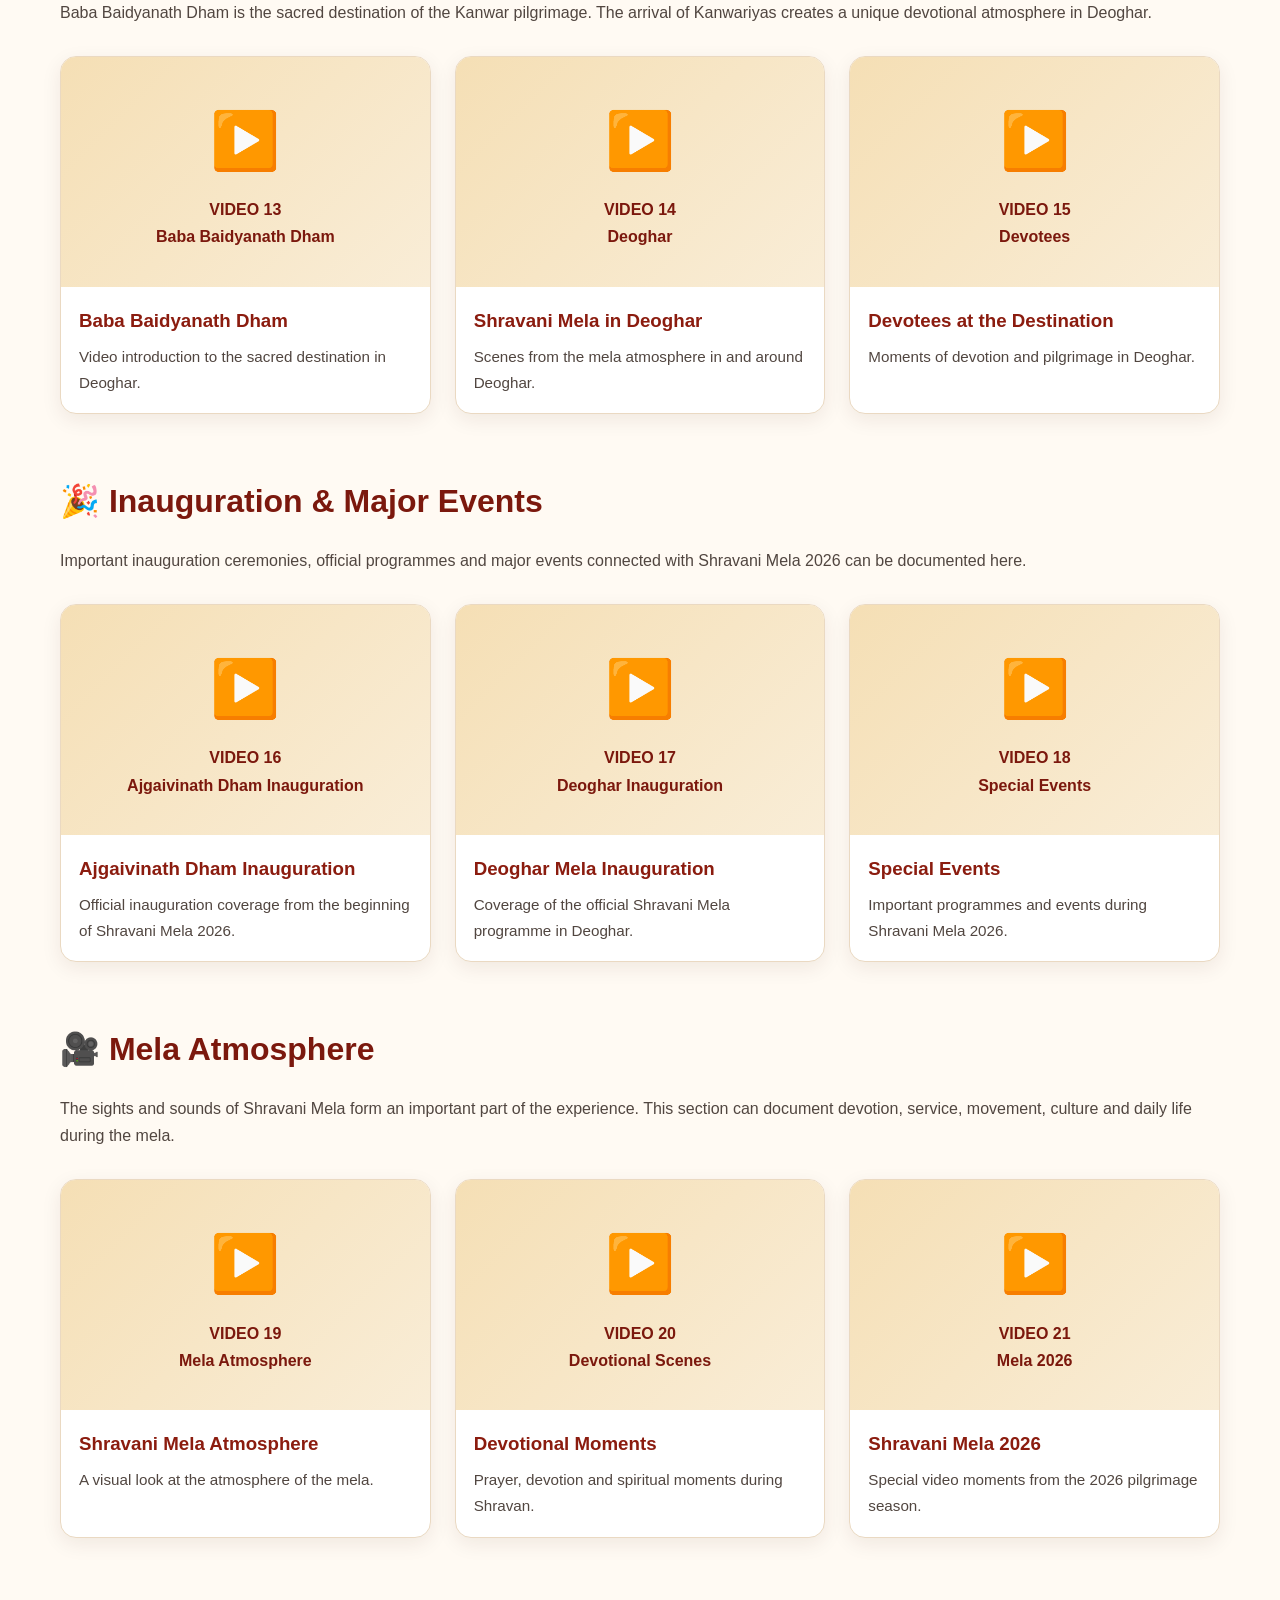
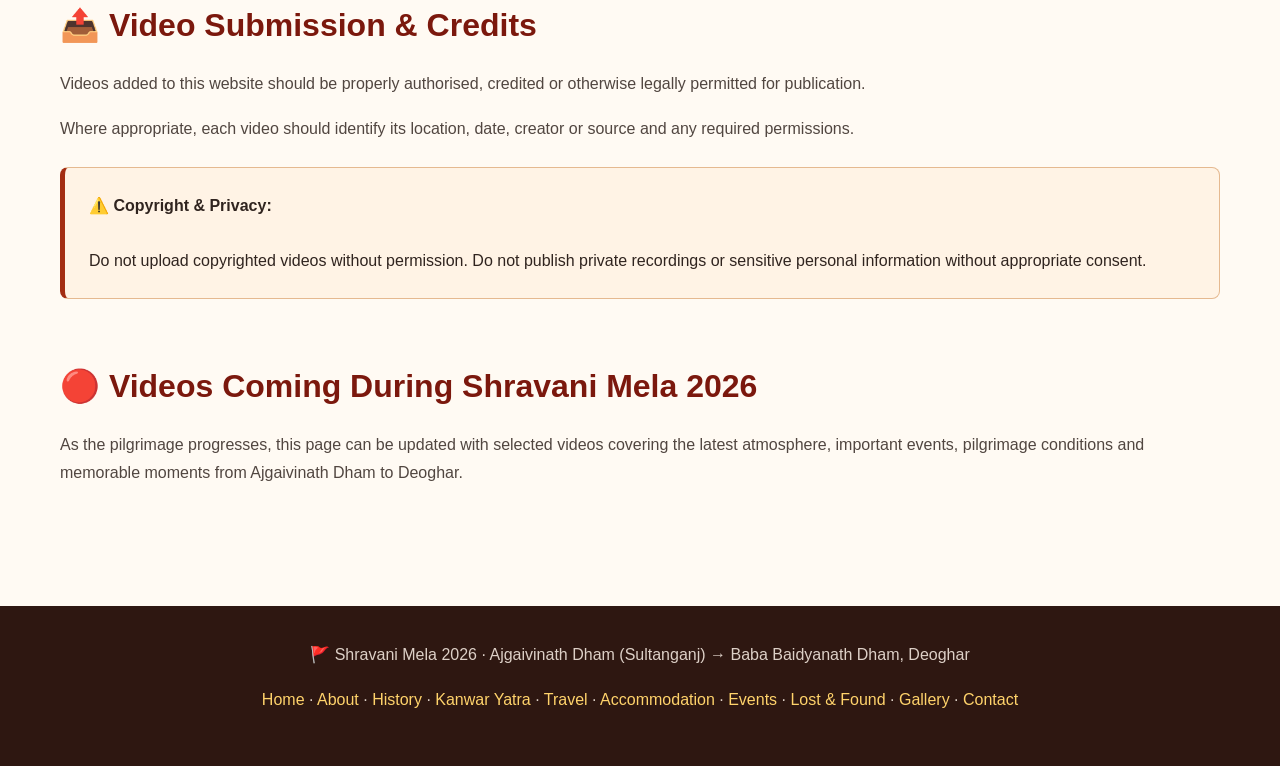
<file: videos.html>
<!DOCTYPE html> <html lang="en"> <head> <meta charset="UTF-8"> <meta name="viewport" content="width=device-width, initial-scale=1.0"> <title>Videos | Shravani Mela 2026</title> <meta name="description" content="Videos of Shravani Mela 2026, Ajgaivinath Dham (Sultanganj), Kanwar Yatra, Kanwariyas, pilgrimage route and Baba Baidyanath Dham, Deoghar."> <style> * { box-sizing: border-box; margin: 0; padding: 0; } html { scroll-behavior: smooth; } body { font-family: Arial, "Noto Sans Devanagari", "Nirmala UI", sans-serif; line-height: 1.7; color: #30241f; background: #fffaf3; } a { text-decoration: none; color: inherit; } /* HEADER */ header { background: linear-gradient(135deg, #7a170d, #b63816); color: white; position: sticky; top: 0; z-index: 1000; box-shadow: 0 3px 12px rgba(0,0,0,.2); } .nav { max-width: 1200px; margin: auto; padding: 15px 20px; display: flex; justify-content: space-between; align-items: center; gap: 20px; } .logo { font-size: 1.25rem; font-weight: 800; white-space: nowrap; } .logo small { display: block; font-size: .68rem; font-weight: normal; opacity: .9; } nav { display: flex; flex-wrap: wrap; justify-content: flex-end; gap: 14px; } nav a { font-size: .88rem; font-weight: 600; } nav a:hover { color: #ffd36b; } /* LANGUAGE BAR */ .language-bar { background: #fff1d1; text-align: center; padding: 12px; border-bottom: 1px solid #ead9c2; } .language-bar button { border: none; padding: 9px 22px; margin: 0 5px; border-radius: 25px; cursor: pointer; font-weight: 700; font-size: .95rem; background: #7b180d; color: white; } .language-bar button:hover { background: #b63816; } /* HERO */ .hero { padding: 75px 20px; text-align: center; color: white; background: linear-gradient(135deg, #70160b, #c64a18); } .hero h1 { font-size: clamp(2.3rem, 6vw, 4.2rem); margin-bottom: 15px; } .hero p { max-width: 850px; margin: auto; font-size: 1.1rem; } /* MAIN */ main { max-width: 1200px; margin: auto; padding: 60px 20px; } section { margin-bottom: 60px; } h2 { color: #7b180d; font-size: 2rem; margin-bottom: 18px; } h3 { color: #8b1c0f; margin-bottom: 8px; } p { margin-bottom: 18px; color: #514640; } /* INTRO / NOTICE */ .intro-box { background: #fff1d1; border-left: 5px solid #b63816; padding: 25px; border-radius: 8px; margin: 25px 0; } .notice { background: #fff3e5; border: 1px solid #e5b990; border-left: 5px solid #a32d12; padding: 24px; border-radius: 8px; margin-top: 25px; } /* VIDEO GRID */ .video-grid { display: grid; grid-template-columns: repeat(3, 1fr); gap: 24px; margin-top: 30px; } .video-card { background: white; border: 1px solid #ead9c2; border-radius: 16px; overflow: hidden; box-shadow: 0 6px 20px rgba(60,30,10,.08); transition: transform .25s ease, box-shadow .25s ease; } .video-card:hover { transform: translateY(-5px); box-shadow: 0 10px 28px rgba(60,30,10,.14); } .video-placeholder { width: 100%; height: 230px; display: flex; align-items: center; justify-content: center; text-align: center; padding: 20px; background: linear-gradient(135deg, #f5dfb5, #f9edd7); color: #7b180d; font-weight: bold; } .video-content { padding: 18px; } .video-content h3 { margin-bottom: 7px; } .video-content p { margin-bottom: 0; font-size: .95rem; } /* PLAY ICON */ .play { font-size: 3.5rem; display: block; margin-bottom: 8px; } /* VIDEO EMBED */ .video-frame { width: 100%; aspect-ratio: 16 / 9; border: 0; display: block; } /* HINDI */ .hindi { display: none; } /* FOOTER */ footer { background: #2e1711; color: #ddd0c7; padding: 35px 20px; text-align: center; } footer p { color: #ddd0c7; } footer a { color: #ffd36b; } /* MOBILE */ @media (max-width: 900px) { .video-grid { grid-template-columns: repeat(2, 1fr); } } @media (max-width: 700px) { .nav { flex-direction: column; } nav { justify-content: center; } .video-grid { grid-template-columns: 1fr; } } </style> </head> <body> <!-- ================= HEADER ================= --> <header> <div class="nav"> <a href="index.html" class="logo"> 🚩 Shravani Mela 2026 <small>Ajgaivinath Dham → Baba Baidyanath Dham</small> </a> <nav> <a href="index.html">Home</a> <a href="about.html">About</a> <a href="history.html">History</a> <a href="kanwar-yatra.html">Kanwar Yatra</a> <a href="travel-guide.html">Travel</a> <a href="accommodation.html">Stay</a> <a href="events.html">Events</a> <a href="lost-found.html">Lost & Found</a> <a href="gallery.html">Gallery</a> <a href="videos.html">Videos</a> <a href="contact.html">Contact</a> </nav> </div> </header> <!-- ================= LANGUAGE SWITCH ================= --> <div class="language-bar"> <button onclick="showEnglish()">English</button> <button onclick="showHindi()">हिन्दी</button> </div> <!-- ================================================= --> <!-- ================= ENGLISH VERSION ================= --> <!-- ================================================= --> <div id="englishContent"> <section class="hero"> <h1>🎥 Shravani Mela Videos</h1> <p> Videos covering the sacred journey from Ajgaivinath Dham (Sultanganj) to Baba Baidyanath Dham, Deoghar. </p> </section> <main> <!-- INTRODUCTION --> <section> <h2>Welcome to the Video Gallery</h2> <p> This video section is being developed to document the spiritual, cultural and human experience of Shravani Mela 2026. </p> <p> It will feature videos from Ajgaivinath Dham, the Kanwar Yatra, pilgrimage routes, service camps, important events, Deoghar and Baba Baidyanath Dham. </p> <div class="intro-box"> <strong>🎥 Video Collection:</strong><br><br> Video placeholders are provided now. Actual videos can be added later from properly authorised or credited sources. </div> </section> <!-- AJGAIVINATH --> <section> <h2>🌊 Ajgaivinath Dham (Sultanganj)</h2> <p> The pilgrimage begins at Ajgaivinath Dham, where Kanwariyas collect sacred Ganga water before starting their journey toward Baba Baidyanath Dham. </p> <div class="video-grid"> <div class="video-card"> <div class="video-placeholder"> <div> <span class="play">▶️</span> VIDEO 01<br> Ajgaivinath Dham </div> </div> <div class="video-content"> <h3>Ajgaivinath Dham</h3> <p> A video introduction to the sacred starting point of the Kanwar pilgrimage. </p> </div> </div> <div class="video-card"> <div class="video-placeholder"> <div> <span class="play">▶️</span> VIDEO 02<br> Holy Ganga </div> </div> <div class="video-content"> <h3>Holy Ganga at Ajgaivinath Dham</h3> <p> Scenes of the sacred Ganga and devotees preparing for the pilgrimage. </p> </div> </div> <div class="video-card"> <div class="video-placeholder"> <div> <span class="play">▶️</span> VIDEO 03<br> Kanwar Preparation </div> </div> <div class="video-content"> <h3>Preparing for the Kanwar Yatra</h3> <p> Devotees preparing their Kanwars and pilgrimage supplies. </p> </div> </div> </div> </section> <!-- KANWAR YATRA --> <section> <h2>🚩 Kanwar Yatra</h2> <p> The Kanwar Yatra is the central pilgrimage of Shravani Mela. Devotees carry sacred Ganga water on foot toward Baba Baidyanath Dham. </p> <div class="video-grid"> <div class="video-card"> <div class="video-placeholder"> <div> <span class="play">▶️</span> VIDEO 04<br> Kanwariyas on the Route </div> </div> <div class="video-content"> <h3>Kanwariyas on the Journey</h3> <p> Scenes of Kanwariyas travelling along the pilgrimage route. </p> </div> </div> <div class="video-card"> <div class="video-placeholder"> <div> <span class="play">▶️</span> VIDEO 05<br> Bol Bam </div> </div> <div class="video-content"> <h3>Bol Bam Devotional Atmosphere</h3> <p> The devotional energy and chants associated with the pilgrimage. </p> </div> </div> <div class="video-card"> <div class="video-placeholder"> <div> <span class="play">▶️</span> VIDEO 06<br> Night Journey </div> </div> <div class="video-content"> <h3>Kanwar Yatra at Night</h3> <p> Scenes from the pilgrimage route after sunset. </p> </div> </div> </div> </section> <!-- PILGRIMAGE ROUTE --> <section> <h2>🥾 Pilgrimage Route</h2> <p> The route from Ajgaivinath Dham toward Baba Baidyanath Dham becomes a major centre of movement, service and devotion during Shravan. </p> <div class="video-grid"> <div class="video-card"> <div class="video-placeholder"> <div> <span class="play">▶️</span> VIDEO 07<br> Pilgrimage Road </div> </div> <div class="video-content"> <h3>The Sacred Route</h3> <p> Video coverage of a section of the Kanwar pilgrimage route. </p> </div> </div> <div class="video-card"> <div class="video-placeholder"> <div> <span class="play">▶️</span> VIDEO 08<br> Rest & Vishram </div> </div> <div class="video-content"> <h3>Rest and Vishram Areas</h3> <p> Scenes from pilgrim rest areas and service facilities. </p> </div> </div> <div class="video-card"> <div class="video-placeholder"> <div> <span class="play">▶️</span> VIDEO 09<br> Pilgrim Facilities </div> </div> <div class="video-content"> <h3>Pilgrim Facilities</h3> <p> Information and scenes from facilities supporting Kanwariyas along the route. </p> </div> </div> </div> </section> <!-- SERVICE --> <section> <h2>⛺ Service, Camps & Volunteers</h2> <p> Volunteers, service organisations and local communities play an important role in supporting pilgrims during the mela. </p> <div class="video-grid"> <div class="video-card"> <div class="video-placeholder"> <div> <span class="play">▶️</span> VIDEO 10<br> Community Kitchen </div> </div> <div class="video-content"> <h3>Community Service</h3> <p> Scenes of food distribution and community service for pilgrims. </p> </div> </div> <div class="video-card"> <div class="video-placeholder"> <div> <span class="play">▶️</span> VIDEO 11<br> Medical Services </div> </div> <div class="video-content"> <h3>Medical Assistance</h3> <p> Video coverage of authorised medical and first-aid facilities. </p> </div> </div> <div class="video-card"> <div class="video-placeholder"> <div> <span class="play">▶️</span> VIDEO 12<br> Volunteer Service </div> </div> <div class="video-content"> <h3>Volunteers in Service</h3> <p> The contribution of volunteers helping pilgrims during the mela. </p> </div> </div> </div> </section> <!-- DEOGHAR --> <section> <h2>🕉️ Baba Baidyanath Dham, Deoghar</h2> <p> Baba Baidyanath Dham is the sacred destination of the Kanwar pilgrimage. The arrival of Kanwariyas creates a unique devotional atmosphere in Deoghar. </p> <div class="video-grid"> <div class="video-card"> <div class="video-placeholder"> <div> <span class="play">▶️</span> VIDEO 13<br> Baba Baidyanath Dham </div> </div> <div class="video-content"> <h3>Baba Baidyanath Dham</h3> <p> Video introduction to the sacred destination in Deoghar. </p> </div> </div> <div class="video-card"> <div class="video-placeholder"> <div> <span class="play">▶️</span> VIDEO 14<br> Deoghar </div> </div> <div class="video-content"> <h3>Shravani Mela in Deoghar</h3> <p> Scenes from the mela atmosphere in and around Deoghar. </p> </div> </div> <div class="video-card"> <div class="video-placeholder"> <div> <span class="play">▶️</span> VIDEO 15<br> Devotees </div> </div> <div class="video-content"> <h3>Devotees at the Destination</h3> <p> Moments of devotion and pilgrimage in Deoghar. </p> </div> </div> </div> </section> <!-- INAUGURATION AND EVENTS --> <section> <h2>🎉 Inauguration & Major Events</h2> <p> Important inauguration ceremonies, official programmes and major events connected with Shravani Mela 2026 can be documented here. </p> <div class="video-grid"> <div class="video-card"> <div class="video-placeholder"> <div> <span class="play">▶️</span> VIDEO 16<br> Ajgaivinath Dham Inauguration </div> </div> <div class="video-content"> <h3>Ajgaivinath Dham Inauguration</h3> <p> Official inauguration coverage from the beginning of Shravani Mela 2026. </p> </div> </div> <div class="video-card"> <div class="video-placeholder"> <div> <span class="play">▶️</span> VIDEO 17<br> Deoghar Inauguration </div> </div> <div class="video-content"> <h3>Deoghar Mela Inauguration</h3> <p> Coverage of the official Shravani Mela programme in Deoghar. </p> </div> </div> <div class="video-card"> <div class="video-placeholder"> <div> <span class="play">▶️</span> VIDEO 18<br> Special Events </div> </div> <div class="video-content"> <h3>Special Events</h3> <p> Important programmes and events during Shravani Mela 2026. </p> </div> </div> </div> </section> <!-- ATMOSPHERE --> <section> <h2>🎥 Mela Atmosphere</h2> <p> The sights and sounds of Shravani Mela form an important part of the experience. This section can document devotion, service, movement, culture and daily life during the mela. </p> <div class="video-grid"> <div class="video-card"> <div class="video-placeholder"> <div> <span class="play">▶️</span> VIDEO 19<br> Mela Atmosphere </div> </div> <div class="video-content"> <h3>Shravani Mela Atmosphere</h3> <p> A visual look at the atmosphere of the mela. </p> </div> </div> <div class="video-card"> <div class="video-placeholder"> <div> <span class="play">▶️</span> VIDEO 20<br> Devotional Scenes </div> </div> <div class="video-content"> <h3>Devotional Moments</h3> <p> Prayer, devotion and spiritual moments during Shravan. </p> </div> </div> <div class="video-card"> <div class="video-placeholder"> <div> <span class="play">▶️</span> VIDEO 21<br> Mela 2026 </div> </div> <div class="video-content"> <h3>Shravani Mela 2026</h3> <p> Special video moments from the 2026 pilgrimage season. </p> </div> </div> </div> </section> <!-- VIDEO SUBMISSION --> <section> <h2>📤 Video Submission & Credits</h2> <p> Videos added to this website should be properly authorised, credited or otherwise legally permitted for publication. </p> <p> Where appropriate, each video should identify its location, date, creator or source and any required permissions. </p> <div class="notice"> <strong>⚠️ Copyright & Privacy:</strong><br><br> Do not upload copyrighted videos without permission. Do not publish private recordings or sensitive personal information without appropriate consent. </div> </section> <!-- FUTURE VIDEO SECTION --> <section> <h2>🔴 Videos Coming During Shravani Mela 2026</h2> <p> As the pilgrimage progresses, this page can be updated with selected videos covering the latest atmosphere, important events, pilgrimage conditions and memorable moments from Ajgaivinath Dham to Deoghar. </p> </section> </main> </div> <!-- ================================================= --> <!-- ================= HINDI VERSION =================== --> <!-- ================================================= --> <div id="hindiContent" class="hindi"> <section class="hero"> <h1>🎥 श्रावणी मेला वीडियो</h1> <p> अजगैवीनाथ धाम (सुल्तानगंज) से बाबा बैद्यनाथ धाम, देवघर तक की पवित्र यात्रा से जुड़े वीडियो। </p> </section> <main> <section> <h2>वीडियो गैलरी में आपका स्वागत है</h2> <p> यह वीडियो अनुभाग श्रावणी मेला 2026 के आध्यात्मिक, सांस्कृतिक और मानवीय अनुभव को दर्ज करने के उद्देश्य से बनाया जा रहा है। </p> <p> इसमें अजगैवीनाथ धाम, कांवर यात्रा, यात्रा मार्ग, सेवा शिविर, महत्वपूर्ण कार्यक्रम, देवघर और बाबा बैद्यनाथ धाम से संबंधित वीडियो शामिल किए जा सकते हैं। </p> <div class="intro-box"> <strong>🎥 वीडियो संग्रह:</strong><br><br> अभी वीडियो के लिए स्थान तैयार किए गए हैं। भविष्य में उचित अनुमति या श्रेय के साथ वास्तविक वीडियो जोड़े जा सकते हैं। </div> </section> <section> <h2>🌊 अजगैवीनाथ धाम (सुल्तानगंज)</h2> <p> कांवर यात्रा अजगैवीनाथ धाम से प्रारंभ होती है, जहां कांवरिये पवित्र गंगाजल लेकर बाबा बैद्यनाथ धाम की ओर अपनी यात्रा शुरू करते हैं। </p> <div class="video-grid"> <div class="video-card"> <div class="video-placeholder"> <div> <span class="play">▶️</span> वीडियो 01<br> अजगैवीनाथ धाम </div> </div> <div class="video-content"> <h3>अजगैवीनाथ धाम</h3> <p> कांवर यात्रा के पवित्र प्रारंभिक स्थल का परिचय। </p> </div> </div> <div class="video-card"> <div class="video-placeholder"> <div> <span class="play">▶️</span> वीडियो 02<br> पवित्र गंगा </div> </div> <div class="video-content"> <h3>अजगैवीनाथ धाम की पवित्र गंगा</h3> <p> पवित्र गंगा और यात्रा की तैयारी करते श्रद्धालुओं के दृश्य। </p> </div> </div> <div class="video-card"> <div class="video-placeholder"> <div> <span class="play">▶️</span> वीडियो 03<br> कांवर की तैयारी </div> </div> <div class="video-content"> <h3>कांवर यात्रा की तैयारी</h3> <p> कांवरिये अपनी कांवर और यात्रा की आवश्यक वस्तुओं की तैयारी करते हुए। </p> </div> </div> </div> </section> <section> <h2>🚩 कांवर यात्रा</h2> <p> कांवर यात्रा श्रावणी मेला की प्रमुख धार्मिक यात्रा है। श्रद्धालु पवित्र गंगाजल लेकर पैदल बाबा बैद्यनाथ धाम की ओर जाते हैं। </p> <div class="video-grid"> <div class="video-card"> <div class="video-placeholder"> <div> <span class="play">▶️</span> वीडियो 04<br> मार्ग पर कांवरिये </div> </div> <div class="video-content"> <h3>यात्रा पर कांवरिये</h3> <p> पवित्र यात्रा मार्ग पर चलते हुए कांवरियों के दृश्य। </p> </div> </div> <div class="video-card"> <div class="video-placeholder"> <div> <span class="play">▶️</span> वीडियो 05<br> बोल बम </div> </div> <div class="video-content"> <h3>बोल बम का वातावरण</h3> <p> कांवर यात्रा से जुड़े भक्ति गीतों और जयकारों का वातावरण। </p> </div> </div> <div class="video-card"> <div class="video-placeholder"> <div> <span class="play">▶️</span> वीडियो 06<br> रात्रि यात्रा </div> </div> <div class="video-content"> <h3>रात्रि में कांवर यात्रा</h3> <p> सूर्यास्त के बाद यात्रा मार्ग के दृश्य। </p> </div> </div> </div> </section> <section> <h2>🥾 पवित्र यात्रा मार्ग</h2> <p> अजगैवीनाथ धाम से बाबा बैद्यनाथ धाम तक का मार्ग श्रावण के दौरान श्रद्धा, सेवा और यात्रियों की गतिविधियों का प्रमुख केंद्र बन जाता है। </p> <div class="video-grid"> <div class="video-card"> <div class="video-placeholder"> <div> <span class="play">▶️</span> वीडियो 07<br> यात्रा मार्ग </div> </div> <div class="video-content"> <h3>पवित्र यात्रा मार्ग</h3> <p> कांवर यात्रा मार्ग के किसी हिस्से का वीडियो। </p> </div> </div> <div class="video-card"> <div class="video-placeholder"> <div> <span class="play">▶️</span> वीडियो 08<br> विश्राम </div> </div> <div class="video-content"> <h3>विश्राम क्षेत्र</h3> <p> कांवरियों के विश्राम और सेवा केंद्रों के दृश्य। </p> </div> </div> <div class="video-card"> <div class="video-placeholder"> <div> <span class="play">▶️</span> वीडियो 09<br> यात्री सुविधाएं </div> </div> <div class="video-content"> <h3>कांवरियों के लिए सुविधाएं</h3> <p> यात्रा मार्ग पर उपलब्ध सहायता और सुविधाओं के दृश्य। </p> </div> </div> </div> </section> <section> <h2>⛺ सेवा, शिविर और स्वयंसेवक</h2> <p> मेले के दौरान स्वयंसेवक, सेवा संस्थाएं और स्थानीय समुदाय कांवरियों की सहायता में महत्वपूर्ण भूमिका निभाते हैं। </p> <div class="video-grid"> <div class="video-card"> <div class="video-placeholder"> <div> <span class="play">▶️</span> वीडियो 10<br> सामुदायिक रसोई </div> </div> <div class="video-content"> <h3>सामुदायिक सेवा</h3> <p> श्रद्धालुओं के लिए भोजन वितरण और सामुदायिक सेवा। </p> </div> </div> <div class="video-card"> <div class="video-placeholder"> <div> <span class="play">▶️</span> वीडियो 11<br> चिकित्सा सेवा </div> </div> <div class="video-content"> <h3>चिकित्सा सहायता</h3> <p> अधिकृत चिकित्सा और प्राथमिक उपचार सुविधाओं के दृश्य। </p> </div> </div> <div class="video-card"> <div class="video-placeholder"> <div> <span class="play">▶️</span> वीडियो 12<br> स्वयंसेवा </div> </div> <div class="video-content"> <h3>सेवा में स्वयंसेवक</h3> <p> मेले के दौरान श्रद्धालुओं की सहायता करते स्वयंसेवक। </p> </div> </div> </div> </section> <section> <h2>🕉️ बाबा बैद्यनाथ धाम, देवघर</h2> <p> बाबा बैद्यनाथ धाम कांवर यात्रा का पवित्र गंतव्य है। कांवरियों के आगमन से देवघर में विशेष आध्यात्मिक वातावरण दिखाई देता है। </p> <div class="video-grid"> <div class="video-card"> <div class="video-placeholder"> <div> <span class="play">▶️</span> वीडियो 13<br> बाबा बैद्यनाथ धाम </div> </div> <div class="video-content"> <h3>बाबा बैद्यनाथ धाम</h3> <p> देवघर स्थित पवित्र गंतव्य का वीडियो परिचय। </p> </div> </div> <div class="video-card"> <div class="video-placeholder"> <div> <span class="play">▶️</span> वीडियो 14<br> देवघर </div> </div> <div class="video-content"> <h3>देवघर में श्रावणी मेला</h3> <p> देवघर और उसके आसपास के मेला वातावरण के दृश्य। </p> </div> </div> <div class="video-card"> <div class="video-placeholder"> <div> <span class="play">▶️</span> वीडियो 15<br> श्रद्धालु </div> </div> <div class="video-content"> <h3>गंतव्य पर श्रद्धालु</h3> <p> देवघर में भक्ति और तीर्थयात्रा के विशेष क्षण। </p> </div> </div> </div> </section> <section> <h2>🎉 उद्घाटन और प्रमुख कार्यक्रम</h2> <p> श्रावणी मेला 2026 से जुड़े महत्वपूर्ण उद्घाटन समारोह, आधिकारिक कार्यक्रम और प्रमुख आयोजनों के वीडियो यहां जोड़े जा सकते हैं। </p> <div class="video-grid"> <div class="video-card"> <div class="video-placeholder"> <div> <span class="play">▶️</span> वीडियो 16<br> अजगैवीनाथ धाम उद्घाटन </div> </div> <div class="video-content"> <h3>अजगैवीनाथ धाम उद्घाटन</h3> <p> श्रावणी मेला 2026 के प्रारंभ से संबंधित आधिकारिक उद्घाटन कार्यक्रम का वीडियो। </p> </div> </div> <div class="video-card"> <div class="video-placeholder"> <div> <span class="play">▶️</span> वीडियो 17<br> देवघर उद्घाटन </div> </div> <div class="video-content"> <h3>देवघर मेला उद्घाटन</h3> <p> देवघर में आयोजित आधिकारिक श्रावणी मेला कार्यक्रम का वीडियो। </p> </div> </div> <div class="video-card"> <div class="video-placeholder"> <div> <span class="play">▶️</span> वीडियो 18<br> विशेष कार्यक्रम </div> </div> <div class="video-content"> <h3>विशेष कार्यक्रम</h3> <p> श्रावणी मेला 2026 के महत्वपूर्ण कार्यक्रम और आयोजन। </p> </div> </div> </div> </section> <section> <h2>🎥 मेले का वातावरण</h2> <p> श्रावणी मेला के दृश्य और ध्वनियां इस अनुभव का महत्वपूर्ण हिस्सा हैं। इस अनुभाग में भक्ति, सेवा, यात्रा, संस्कृति और दैनिक जीवन को दिखाने वाले वीडियो शामिल किए जा सकते हैं। </p> <div class="video-grid"> <div class="video-card"> <div class="video-placeholder"> <div> <span class="play">▶️</span> वीडियो 19<br> मेला वातावरण </div> </div> <div class="video-content"> <h3>श्रावणी मेला का वातावरण</h3> <p> मेले के जीवंत वातावरण का दृश्य। </p> </div> </div> <div class="video-card"> <div class="video-placeholder"> <div> <span class="play">▶️</span> वीडियो 20<br> भक्ति दृश्य </div> </div> <div class="video-content"> <h3>भक्ति के क्षण</h3> <p> श्रावण के दौरान प्रार्थना, भक्ति और आध्यात्मिक क्षण। </p> </div> </div> <div class="video-card"> <div class="video-placeholder"> <div> <span class="play">▶️</span> वीडियो 21<br> मेला 2026 </div> </div> <div class="video-content"> <h3>श्रावणी मेला 2026</h3> <p> 2026 की तीर्थयात्रा के विशेष वीडियो क्षण। </p> </div> </div> </div> </section> <section> <h2>📤 वीडियो भेजने और श्रेय के संबंध में</h2> <p> इस वेबसाइट पर जोड़े जाने वाले वीडियो के लिए उचित अनुमति, श्रेय या प्रकाशन की वैध अनुमति होना आवश्यक है। </p> <p> जहां आवश्यक हो, वीडियो के साथ उसका स्थान, तारीख, निर्माता या स्रोत तथा आवश्यक अनुमति की जानकारी दी जानी चाहिए। </p> <div class="notice"> <strong>⚠️ कॉपीराइट और गोपनीयता:</strong><br><br> बिना अनुमति कॉपीराइट वाले वीडियो अपलोड न करें। बिना उचित सहमति के निजी रिकॉर्डिंग या संवेदनशील व्यक्तिगत जानकारी प्रकाशित न करें। </div> </section> <section> <h2>🔴 श्रावणी मेला 2026 के दौरान आने वाले वीडियो</h2> <p> जैसे-जैसे यात्रा आगे बढ़ेगी, इस पृष्ठ को अजगैवीनाथ धाम से देवघर तक के नवीनतम वातावरण, महत्वपूर्ण कार्यक्रमों, यात्रा की स्थिति और विशेष क्षणों के चुनिंदा वीडियो से अपडेट किया जा सकता है। </p> </section> </main> </div> <!-- ================= FOOTER ================= --> <footer> <p> 🚩 Shravani Mela 2026 · Ajgaivinath Dham (Sultanganj) → Baba Baidyanath Dham, Deoghar </p> <p> <a href="index.html">Home</a> · <a href="about.html">About</a> · <a href="history.html">History</a> · <a href="kanwar-yatra.html">Kanwar Yatra</a> · <a href="travel-guide.html">Travel</a> · <a href="accommodation.html">Accommodation</a> · <a href="events.html">Events</a> · <a href="lost-found.html">Lost & Found</a> · <a href="gallery.html">Gallery</a> · <a href="contact.html">Contact</a> </p> </footer> <script> function showEnglish() { document.getElementById("englishContent").style.display = "block"; document.getElementById("hindiContent").style.display = "none"; } function showHindi() { document.getElementById("englishContent").style.display = "none"; document.getElementById("hindiContent").style.display = "block"; } </script> </body> </html>
</file>
<file: style.css>
/* =========================================================
SHRAVANI MELA 2026
Main Website Stylesheet
English + Hindi
Responsive Design
========================================================= */

/* =========================================================
RESET
========================================================= */

{
box-sizing: border-box;
margin: 0;
padding: 0;
}

html {
scroll-behavior: smooth;
scroll-padding-top: 90px;
}

body {
font-family:
Arial,
"Noto Sans Devanagari",
"Nirmala UI",
sans-serif;

line-height: 1.7;
color: #30241f;
background: #fffaf3;

}

img {
max-width: 100%;
height: auto;
display: block;
}

a {
color: inherit;
text-decoration: none;
}

button,
input,
textarea,
select {
font: inherit;
}

/* =========================================================
ACCESSIBILITY
========================================================= */

a,
button,
input,
textarea,
select,
summary {
outline: 3px solid #ffd36b;
outline-offset: 3px;
}

/* =========================================================
GLOBAL CONTAINER
========================================================= */

.container {
width: 100%;
max-width: 1150px;
margin: 0 auto;
}

/* =========================================================
HEADER
========================================================= */

header {
position: sticky;
top: 0;
z-index: 1000;

color: #ffffff;

background:
    linear-gradient(
        135deg,
        #7a170d,
        #b63816
    );

box-shadow:
    0 3px 12px rgba(0, 0, 0, 0.20);

}

.nav-container {
width: 100%;
max-width: 1200px;

margin: 0 auto;
padding: 14px 20px;

display: flex;
align-items: center;
justify-content: space-between;

gap: 20px;

}

.logo {
display: inline-block;

font-size: 1.35rem;
font-weight: 800;

letter-spacing: 0.2px;
white-space: nowrap;

}

.logo span {
display: block;

margin-top: 2px;

font-size: 0.70rem;
font-weight: 500;

opacity: 0.9;

}

/* =========================================================
NAVIGATION
========================================================= */

nav {
display: flex;
align-items: center;
justify-content: flex-end;

flex-wrap: wrap;

gap: 8px 15px;

}

nav a {
display: inline-block;

padding: 7px 3px;

color: #ffffff;

font-size: 0.88rem;
font-weight: 600;

border-bottom: 2px solid transparent;

transition:
    color 0.2s ease,
    border-color 0.2s ease,
    transform 0.2s ease;

}

nav a,
nav a[aria-current="page"] {
color: #ffd36b;
border-bottom-color: #ffd36b;
}

nav a {
transform: translateY(-1px);
}

/* =========================================================
NOTICE BAR
========================================================= */

.notice-bar {
padding: 16px 20px;

color: #5d3510;

background: #fff0c8;

border-bottom: 1px solid #e8c36d;

}

.notice-inner {
width: 100%;
max-width: 1100px;

margin: 0 auto;

display: grid;
grid-template-columns: repeat(2, 1fr);

gap: 25px;

text-align: center;

}

.notice-inner p {
margin: 0;
color: #5d3510;
}

.notice-inner strong {
color: #8d1d0e;
}

/* =========================================================
HERO
========================================================= */

.hero {
min-height: 650px;

display: flex;
align-items: center;
justify-content: center;

padding: 80px 20px;

text-align: center;

color: #ffffff;

background:
    linear-gradient(
        rgba(83, 20, 5, 0.78),
        rgba(83, 20, 5, 0.82)
    ),
    radial-gradient(
        circle at center,
        #e58a30,
        #7b180d 70%
    );

}

.hero-content {
width: 100%;
max-width: 950px;
}

.eyebrow {
display: inline-block;

margin-bottom: 20px;
padding: 8px 16px;

border: 1px solid rgba(255, 255, 255, 0.5);
border-radius: 30px;

font-size: 0.9rem;
font-weight: 700;
letter-spacing: 1px;

}

.hero h1 {
margin-bottom: 20px;

font-size: clamp(2.7rem, 7vw, 5.5rem);
line-height: 1.05;

letter-spacing: -1px;

}

.hero h1 span {
color: #ffd36b;
}

.hero h2 {
margin-bottom: 18px;

color: #ffffff;

font-size: clamp(1.25rem, 3vw, 2rem);
font-weight: 600;

}

.hero p {
max-width: 800px;

margin: 0 auto 20px;

color: #ffffff;

font-size: 1.08rem;

}

.hero p {
margin-bottom: 30px;
}

/* =========================================================
BUTTONS
========================================================= */

.hero-buttons {
display: flex;
justify-content: center;
flex-wrap: wrap;

gap: 14px;

}

.btn {
display: inline-block;

padding: 13px 24px;

border-radius: 30px;

font-weight: 700;

transition:
    transform 0.25s ease,
    background 0.25s ease,
    color 0.25s ease,
    box-shadow 0.25s ease;

}

.btn {
transform: translateY(-2px);
}

.btn-primary {
color: #5c180b;
background: #ffd36b;

border: 2px solid #ffd36b;

}

.btn-primary {
color: #5c180b;
background: #ffe29a;

box-shadow:
    0 6px 16px rgba(0, 0, 0, 0.15);

}

.btn-secondary {
color: #ffffff;

background: transparent;

border: 2px solid #ffffff;

}

.btn-secondary {
color: #7b180d;
background: #ffffff;
}

/* =========================================================
GENERAL SECTIONS
========================================================= */

section {
padding: 75px 20px;
}

section {
margin-bottom: 0;
}

.section-heading {
max-width: 800px;

margin: 0 auto 45px;

text-align: center;

}

.section-heading h2 {
margin-bottom: 12px;

color: #7b180d;

font-size: clamp(2rem, 4vw, 3rem);
line-height: 1.2;

}

.section-heading p {
color: #635850;
}

/* =========================================================
GENERAL TYPOGRAPHY
========================================================= */

h1,
h2,
h3,
h4 {
line-height: 1.3;
}

h3 {
color: #8b1c0f;
font-size: 1.35rem;
}

p {
margin-bottom: 18px;
color: #514640;
}

p {
margin-bottom: 0;
}

ul,
ol {
margin: 15px 0 20px 25px;
color: #514640;
}

li {
margin-bottom: 8px;
}

/* =========================================================
SACRED JOURNEY
========================================================= */

.journey {
background: #ffffff;
}

.journey-grid {
display: grid;

grid-template-columns:
    1fr
    auto
    1fr;

align-items: center;

gap: 25px;

}

.journey-card {
padding: 32px;

text-align: center;

background: #fff8ed;

border: 1px solid #ecd9bd;
border-radius: 18px;

box-shadow:
    0 8px 25px rgba(60, 30, 10, 0.07);

transition:
    transform 0.25s ease,
    box-shadow 0.25s ease;

}

.journey-card {
transform: translateY(-4px);

box-shadow:
    0 12px 30px rgba(60, 30, 10, 0.11);

}

.journey-card .symbol {
margin-bottom: 12px;
font-size: 2.8rem;
}

.journey-card h3 {
margin-bottom: 8px;

color: #8b1c0f;

font-size: 1.45rem;

}

.journey-card p {
color: #635850;
}

.journey-arrow {
text-align: center;

color: #b43a16;

font-weight: 800;

}

.journey-arrow .distance {
display: block;

font-size: 1.5rem;

}

.route-note {
max-width: 850px;

margin: 25px auto 0;

color: #806b5d;

text-align: center;

font-size: 0.92rem;

}

/* =========================================================
HIGHLIGHTS / CARDS
========================================================= */

.highlights,
.pilgrim-help {
background: #fff5e7;
}

.cards {
display: grid;

grid-template-columns:
    repeat(3, minmax(0, 1fr));

gap: 22px;

}

.card {
display: flex;
flex-direction: column;

padding: 28px;

background: #ffffff;

border: 1px solid #eadbc8;
border-radius: 16px;

box-shadow:
    0 7px 22px rgba(50, 30, 10, 0.06);

transition:
    transform 0.25s ease,
    box-shadow 0.25s ease;

}

.card {
transform: translateY(-4px);

box-shadow:
    0 12px 28px rgba(50, 30, 10, 0.11);

}

.card .icon {
margin-bottom: 12px;

font-size: 2rem;

}

.card h3 {
margin-bottom: 8px;
}

.card p {
color: #635850;
}

.card .btn {
align-self: flex-start;

margin-top: auto;

}

/* =========================================================
ABOUT
========================================================= */

.about {
background: #ffffff;
}

.about-content {
max-width: 900px;

margin: 0 auto;

color: #4d443e;

font-size: 1.05rem;

}

.about-content p {
margin-bottom: 18px;
}

.quote {
margin-top: 30px;
padding: 24px;

color: #702014;
font-weight: 700;

background: #fff5e7;

border-left: 5px solid #b63816;
border-radius: 8px;

}

/* =========================================================
LATEST UPDATES
========================================================= */

.updates {
background: #fff8ed;
}

.update-box {
max-width: 900px;

margin: 0 auto;

padding: 30px;

background: #ffffff;

border: 1px solid #eadbc8;
border-radius: 16px;

box-shadow:
    0 7px 22px rgba(50, 30, 10, 0.05);

}

.update-box h3 {
margin-bottom: 12px;

color: #8b1c0f;

}

.update-date {
margin-bottom: 15px;

color: #806b5d;

font-size: 0.85rem;
font-weight: 600;

}

/* =========================================================
CTA
========================================================= */

.cta {
text-align: center;

color: #ffffff;

background:
    linear-gradient(
        135deg,
        #7a170d,
        #b63816
    );

}

.cta h2 {
margin-bottom: 15px;

color: #ffffff;

font-size: clamp(2rem, 5vw, 3.4rem);

}

.cta p {
max-width: 750px;

margin: 0 auto 20px;

color: #ffffff;

opacity: 0.95;

}

.cta .btn {
margin-top: 5px;
}

/* =========================================================
FOOTER
========================================================= */

footer {
padding: 45px 20px 25px;

color: #f4e9df;

background: #2e1711;

}

.footer-grid {
width: 100%;
max-width: 1100px;

margin: 0 auto;

display: grid;

grid-template-columns:
    1.5fr
    1fr
    1fr;

gap: 30px;

}

footer h3 {
margin-bottom: 12px;

color: #ffd36b;

}

footer p,
footer a {
color: #d8c8bd;

font-size: 0.93rem;

}

footer p {
margin-bottom: 10px;
}

footer a {
color: #ffffff;
}

.copyright {
max-width: 1100px;

margin: 30px auto 0;
padding-top: 20px;

border-top:
    1px solid rgba(255, 255, 255, 0.15);

text-align: center;

color: #b9a79d;

font-size: 0.85rem;

}

/* =========================================================
GENERIC GRID SYSTEM
========================================================= */

.grid {
display: grid;
gap: 25px;
}

.grid-2 {
grid-template-columns:
repeat(2, minmax(0, 1fr));
}

.grid-3 {
grid-template-columns:
repeat(3, minmax(0, 1fr));
}

.grid-4 {
grid-template-columns:
repeat(4, minmax(0, 1fr));
}

/* =========================================================
GENERIC PLACE / ROUTE
========================================================= */

.place {
padding: 28px;

text-align: center;

background: #ffffff;

border: 1px solid #ead9c2;
border-radius: 16px;

box-shadow:
    0 6px 20px rgba(60, 30, 10, 0.06);

}

.place h3 {
margin: 8px 0;

color: #8b1c0f;

}

.icon {
font-size: 2.5rem;
}

.route {
text-align: center;

color: #a32d12;

font-weight: 700;

}

.route strong {
display: block;

font-size: 1.4rem;

}

/* =========================================================
NOTICE / FACT BOX
========================================================= */

.fact-box,
.notice {
padding: 28px;
margin-top: 25px;

background: #fff1d1;

border-left: 5px solid #b63816;
border-radius: 8px;

}

.fact-box strong,
.notice strong {
color: #7b180d;
}

/* =========================================================
INFORMATION BOX
========================================================= */

.info-box {
margin-bottom: 25px;
padding: 25px;

background: #ffffff;

border: 1px solid #ead9c2;
border-radius: 12px;

}

/* =========================================================
STATISTICS
========================================================= */

.stats {
display: grid;

grid-template-columns:
    repeat(3, minmax(0, 1fr));

gap: 20px;

margin: 35px 0;

}

.stat {
padding: 25px 20px;

text-align: center;

background: #ffffff;

border: 1px solid #ead9c2;
border-radius: 14px;

box-shadow:
    0 5px 18px rgba(60, 30, 10, 0.06);

}

.stat strong {
display: block;

margin-bottom: 7px;

color: #8b1c0f;

font-size: 2rem;
line-height: 1.2;

}

/* =========================================================
TABLE
========================================================= */

.table-wrapper {
width: 100%;

margin: 25px 0;

overflow-x: auto;

}

table {
width: 100%;

border-collapse: collapse;

background: #ffffff;

}

th,
td {
padding: 13px 15px;

text-align: left;

border: 1px solid #ead9c2;

}

th {
color: #ffffff;

background: #7b180d;

}

tr(even) {
background: #fff7e9;
}

/* =========================================================
GALLERY
========================================================= */

.gallery {
display: grid;

grid-template-columns:
    repeat(3, minmax(0, 1fr));

gap: 20px;

}

.gallery-item {
overflow: hidden;

background: #ffffff;

border: 1px solid #ead9c2;
border-radius: 14px;

box-shadow:
    0 5px 18px rgba(60, 30, 10, 0.06);

transition:
    transform 0.25s ease,
    box-shadow 0.25s ease;

}

.gallery-item {
transform: translateY(-3px);

box-shadow:
    0 10px 25px rgba(60, 30, 10, 0.10);

}

.gallery-item img {
width: 100%;

aspect-ratio: 16 / 10;

object-fit: cover;

transition: transform 0.35s ease;

}

.gallery-item img {
transform: scale(1.03);
}

.gallery-caption {
padding: 14px;

color: #514640;

font-weight: 600;

}

/* =========================================================
VIDEO GRID
========================================================= */

.video-grid {
display: grid;

grid-template-columns:
    repeat(2, minmax(0, 1fr));

gap: 25px;

}

.video-card {
overflow: hidden;

background: #ffffff;

border: 1px solid #ead9c2;
border-radius: 14px;

box-shadow:
    0 5px 18px rgba(60, 30, 10, 0.06);

}

.video-card video,
.video-card iframe {
display: block;

width: 100%;

aspect-ratio: 16 / 9;

border: none;

}

.video-card-content {
padding: 18px;
}

/* =========================================================
FAQ
========================================================= */

.faq-item {
margin-bottom: 15px;

overflow: hidden;

background: #ffffff;

border: 1px solid #ead9c2;
border-radius: 12px;

}

.faq-item summary {
padding: 18px 20px;

cursor: pointer;

color: #7b180d;

background: #fff7e9;

font-weight: 700;

transition: background 0.2s ease;

}

.faq-item summary {
background: #ffefd0;
}

.faq-answer {
padding: 20px;
}

/* =========================================================
CONTACT FORM
========================================================= */

.form-group {
margin-bottom: 20px;
}

.form-group label {
display: block;

margin-bottom: 7px;

color: #7b180d;

font-weight: 700;

}

.form-group input,
.form-group textarea,
.form-group select {
width: 100%;

padding: 12px 14px;

color: #30241f;
background: #ffffff;

border: 1px solid #d9c5ad;
border-radius: 8px;

outline: none;

transition:
    border-color 0.2s ease,
    box-shadow 0.2s ease;

}

.form-group textarea {
min-height: 150px;

resize: vertical;

}

.form-group input,
.form-group textarea,
.form-group select {
border-color: #b63816;

box-shadow:
    0 0 0 3px rgba(182, 56, 22, 0.10);

}

/* =========================================================
LOST & FOUND
========================================================= */

.lost-found-grid {
display: grid;

grid-template-columns:
    repeat(2, minmax(0, 1fr));

gap: 25px;

}

.lost-card,
.found-card {
padding: 28px;

background: #ffffff;

border: 1px solid #ead9c2;
border-radius: 15px;

box-shadow:
    0 5px 18px rgba(60, 30, 10, 0.06);

}

.lost-card h3,
.found-card h3 {
color: #7b180d;
}

/* =========================================================
ACCOMMODATION
========================================================= */

.accommodation-grid {
display: grid;

grid-template-columns:
    repeat(3, minmax(0, 1fr));

gap: 22px;

}

.accommodation-card {
padding: 25px;

background: #ffffff;

border: 1px solid #ead9c2;
border-radius: 15px;

box-shadow:
    0 5px 18px rgba(60, 30, 10, 0.06);

}

.accommodation-card .icon {
margin-bottom: 12px;
}

/* =========================================================
EVENTS
========================================================= */

.events-list {
display: grid;

gap: 20px;

}

.event-card {
display: grid;

grid-template-columns: 130px 1fr;

gap: 25px;

padding: 25px;

background: #ffffff;

border: 1px solid #ead9c2;
border-radius: 15px;

box-shadow:
    0 5px 18px rgba(60, 30, 10, 0.06);

}

.event-date {
padding: 15px 10px;

text-align: center;

color: #ffffff;

background: #8b1c0f;

border-radius: 12px;

font-weight: 700;

}

.event-date strong {
display: block;

font-size: 1.5rem;

}

/* =========================================================
LANGUAGE CONTENT
========================================================= */

.hindi {
display: none;
}

[lang="hi"] {
font-family:
"Noto Sans Devanagari",
"Nirmala UI",
Arial,
sans-serif;
}

/* =========================================================
UTILITY CLASSES
========================================================= */

.highlight {
color: #8b1c0f;
font-weight: 700;
}

.text-center {
text-align: center;
}

.divider {
width: 80px;
height: 4px;

margin: 15px 0 25px;

background: #b63816;

border-radius: 5px;

}

.divider-center {
margin-left: auto;
margin-right: auto;
}

/* =========================================================
BACK TO TOP
========================================================= */

.back-to-top {
position: fixed;

right: 20px;
bottom: 20px;

width: 45px;
height: 45px;

display: flex;
align-items: center;
justify-content: center;

color: #ffffff;

background: #8b1c0f;

border-radius: 50%;

box-shadow:
    0 5px 15px rgba(0, 0, 0, 0.20);

font-size: 1.2rem;

z-index: 900;

transition:
    background 0.2s ease,
    transform 0.2s ease;

}

.back-to-top {
background: #b63816;

transform: translateY(-2px);

}

/* =========================================================
RESPONSIVE — TABLETS
========================================================= */

@media (max-width: 1000px) {

.cards {
    grid-template-columns:
        repeat(2, minmax(0, 1fr));
}

.grid-4 {
    grid-template-columns:
        repeat(2, minmax(0, 1fr));
}

.accommodation-grid {
    grid-template-columns:
        repeat(2, minmax(0, 1fr));
}

.gallery {
    grid-template-columns:
        repeat(2, minmax(0, 1fr));
}

nav {
    gap: 7px 11px;
}

}

/* =========================================================
RESPONSIVE — MOBILE
========================================================= */

@media (max-width: 800px) {

.nav-container {
    flex-direction: column;

    text-align: center;
}

.logo {
    white-space: normal;
}

nav {
    justify-content: center;
}

.notice-inner {
    grid-template-columns: 1fr;

    gap: 12px;
}

.hero {
    min-height: 580px;

    padding: 60px 18px;
}

.hero h1 {
    font-size: 2.7rem;
}

.journey-grid {
    grid-template-columns: 1fr;
}

.journey-arrow {
    transform: rotate(90deg);

    margin: -5px 0;
}

.cards,
.grid-2,
.grid-3,
.grid-4,
.stats,
.gallery,
.video-grid,
.lost-found-grid,
.accommodation-grid {
    grid-template-columns: 1fr;
}

.event-card {
    grid-template-columns: 1fr;
}

.event-date {
    max-width: 160px;

    margin: 0 auto;
}

.footer-grid {
    grid-template-columns: 1fr;

    text-align: center;
}

}

/* =========================================================
RESPONSIVE — SMALL MOBILE
========================================================= */

@media (max-width: 480px) {

.nav-container {
    padding: 12px 14px;
}

.logo {
    font-size: 1.05rem;
}

.logo span {
    font-size: 0.65rem;
}

nav {
    gap: 5px 10px;
}

nav a {
    font-size: 0.78rem;

    padding: 5px 2px;
}

section {
    padding: 55px 16px;
}

.hero {
    min-height: 540px;

    padding: 50px 16px;
}

.hero h1 {
    font-size: 2.35rem;
}

.hero h2 {
    font-size: 1.15rem;
}

.hero p {
    font-size: 1rem;
}

.hero-buttons {
    flex-direction: column;

    align-items: stretch;
}

.hero-buttons .btn {
    width: 100%;
}

.journey-card,
.card,
.update-box,
.info-box {
    padding: 22px;
}

.section-heading {
    margin-bottom: 32px;
}

.section-heading h2 {
    font-size: 1.8rem;
}

}

/* =========================================================
REDUCED MOTION
========================================================= */

@media (prefers-reduced-motion: reduce) {

html {
    scroll-behavior: auto;
}

*,
*::before,
*::after {
    transition-duration: 0.01ms !important;
    animation-duration: 0.01ms !important;
    animation-iteration-count: 1 !important;
}

}
</file>
